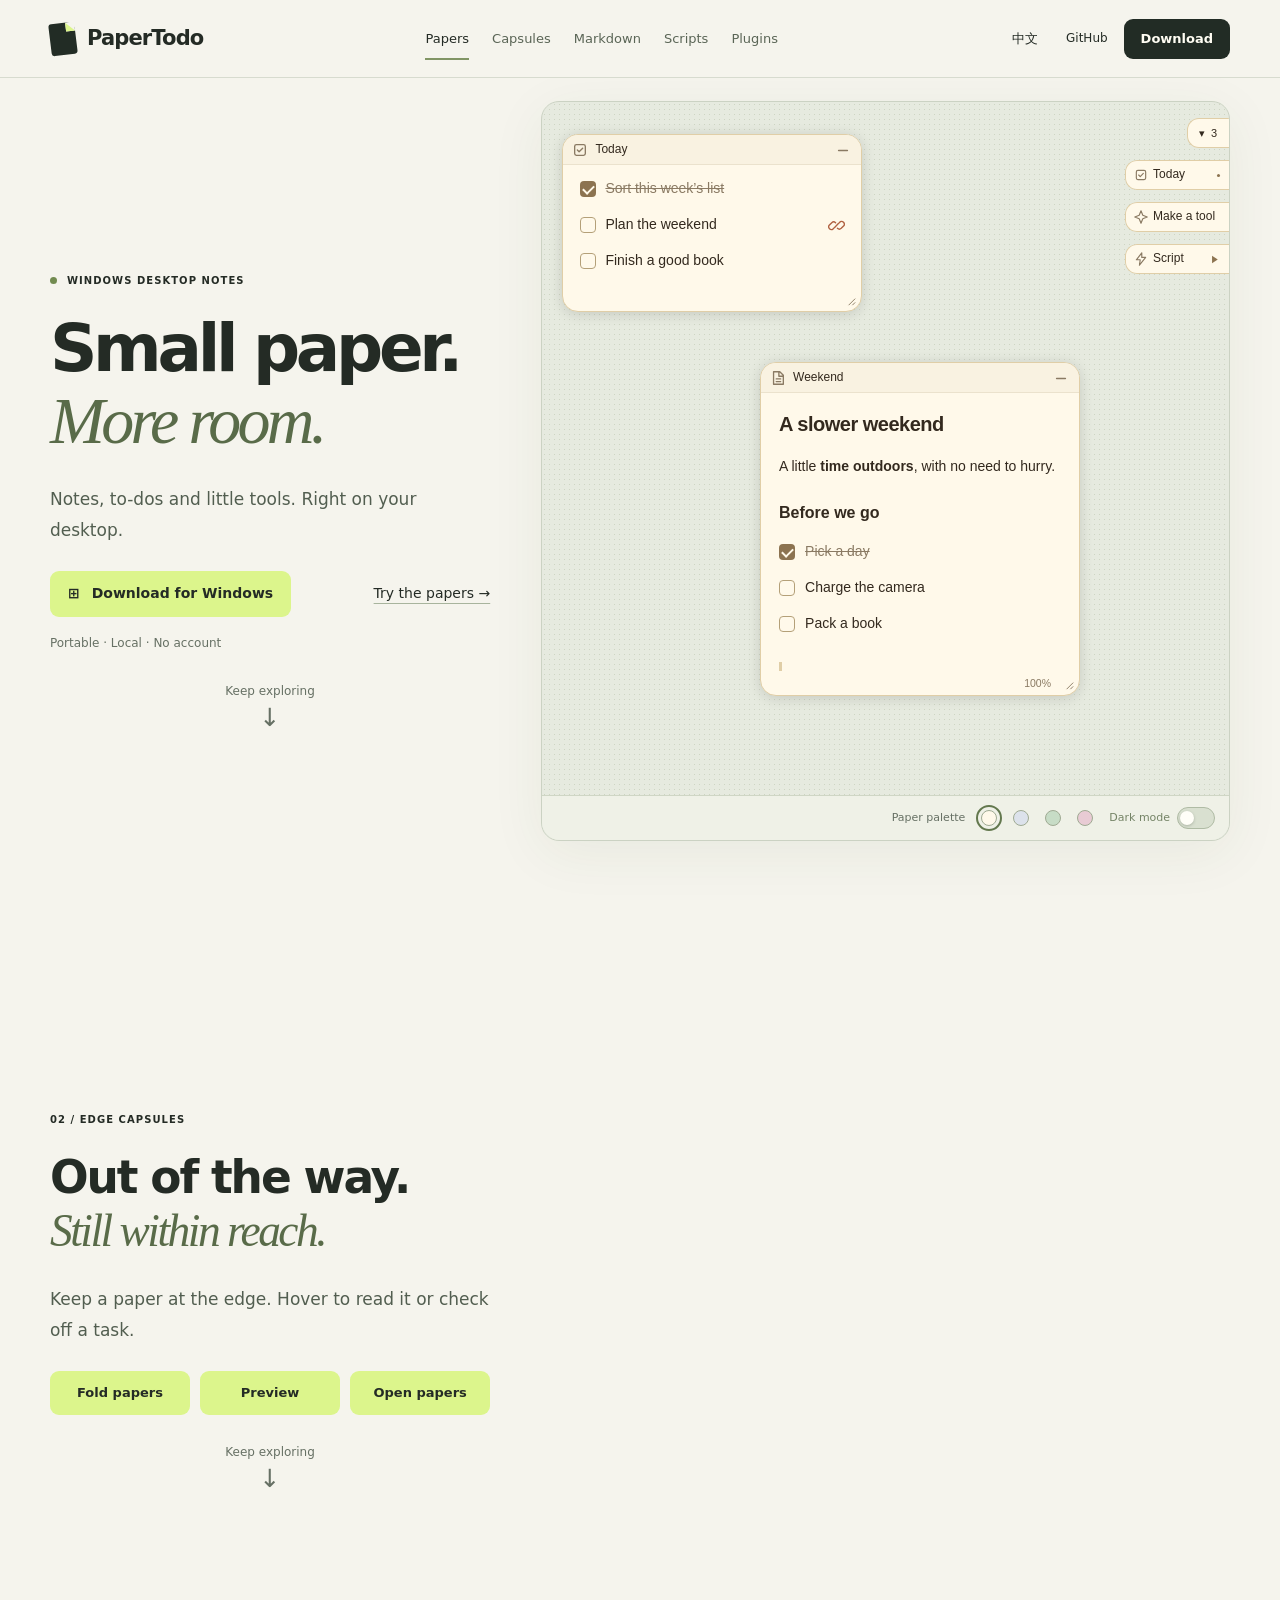
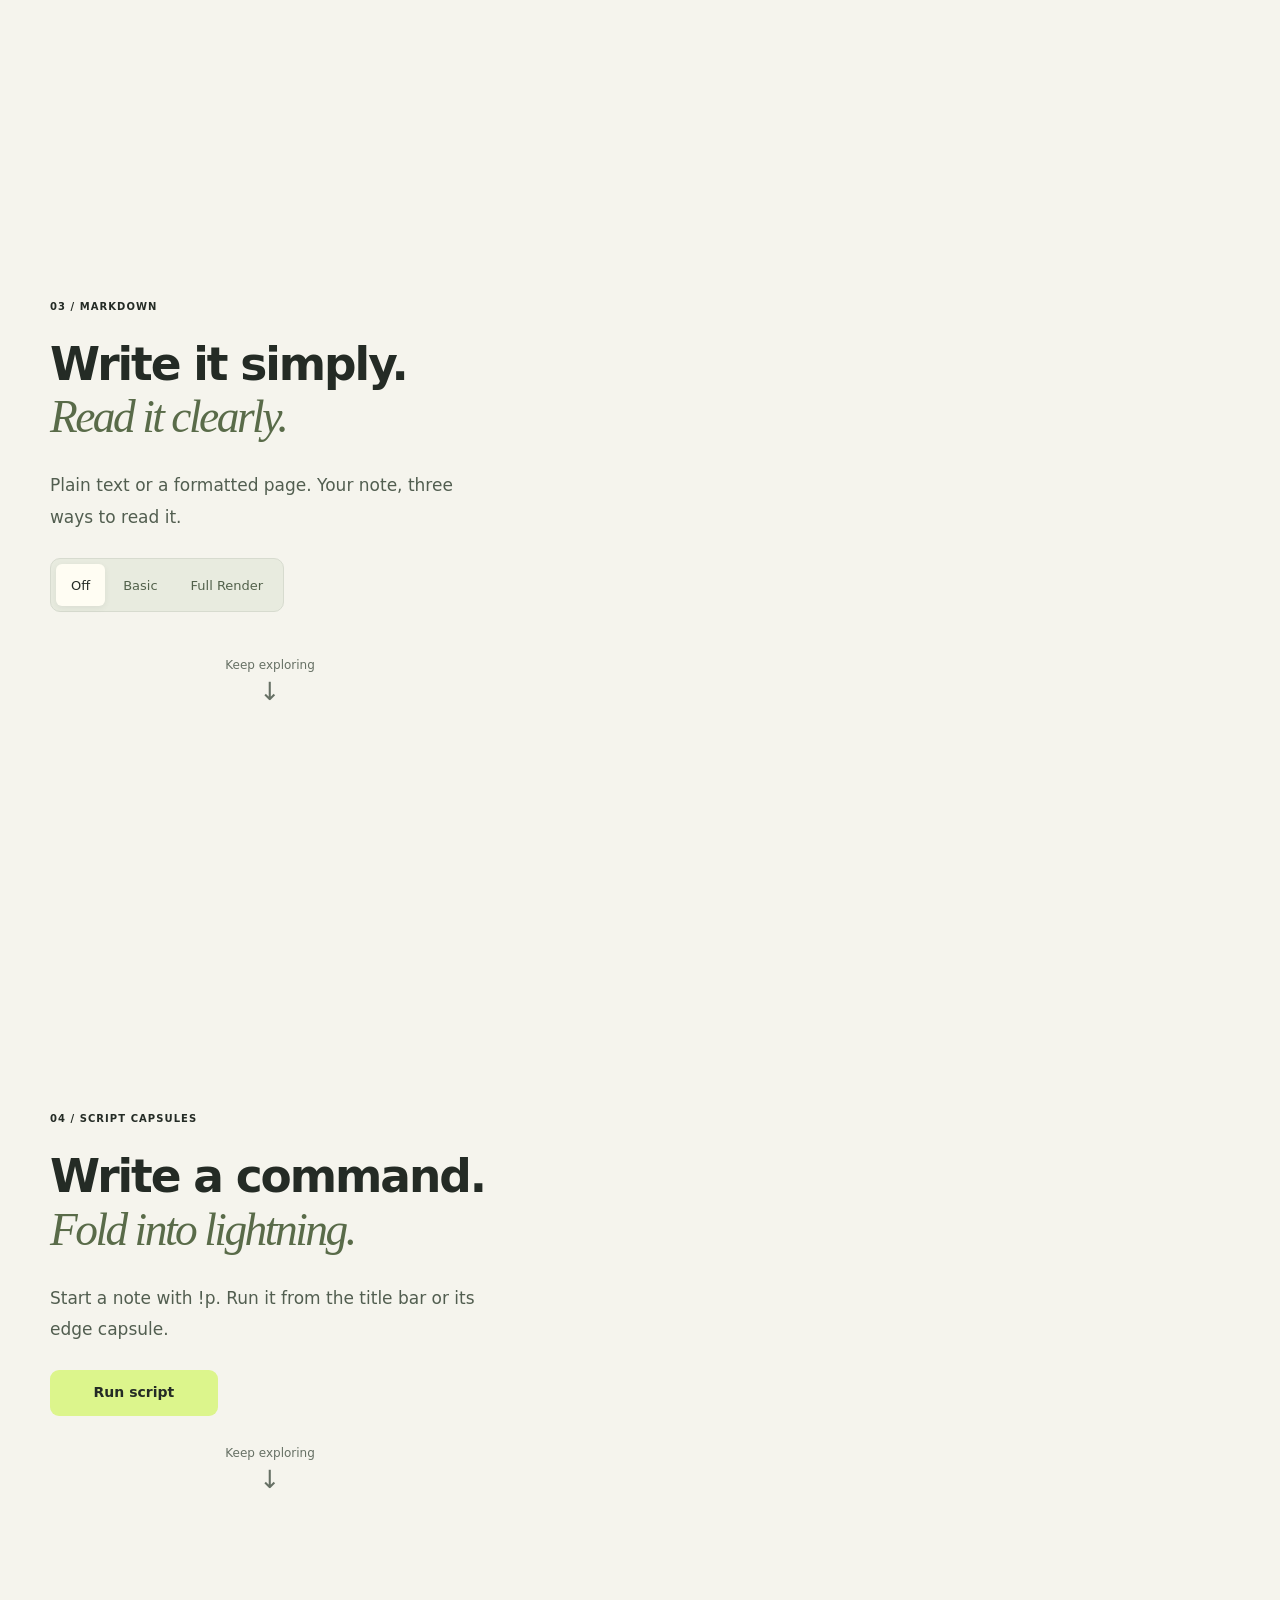
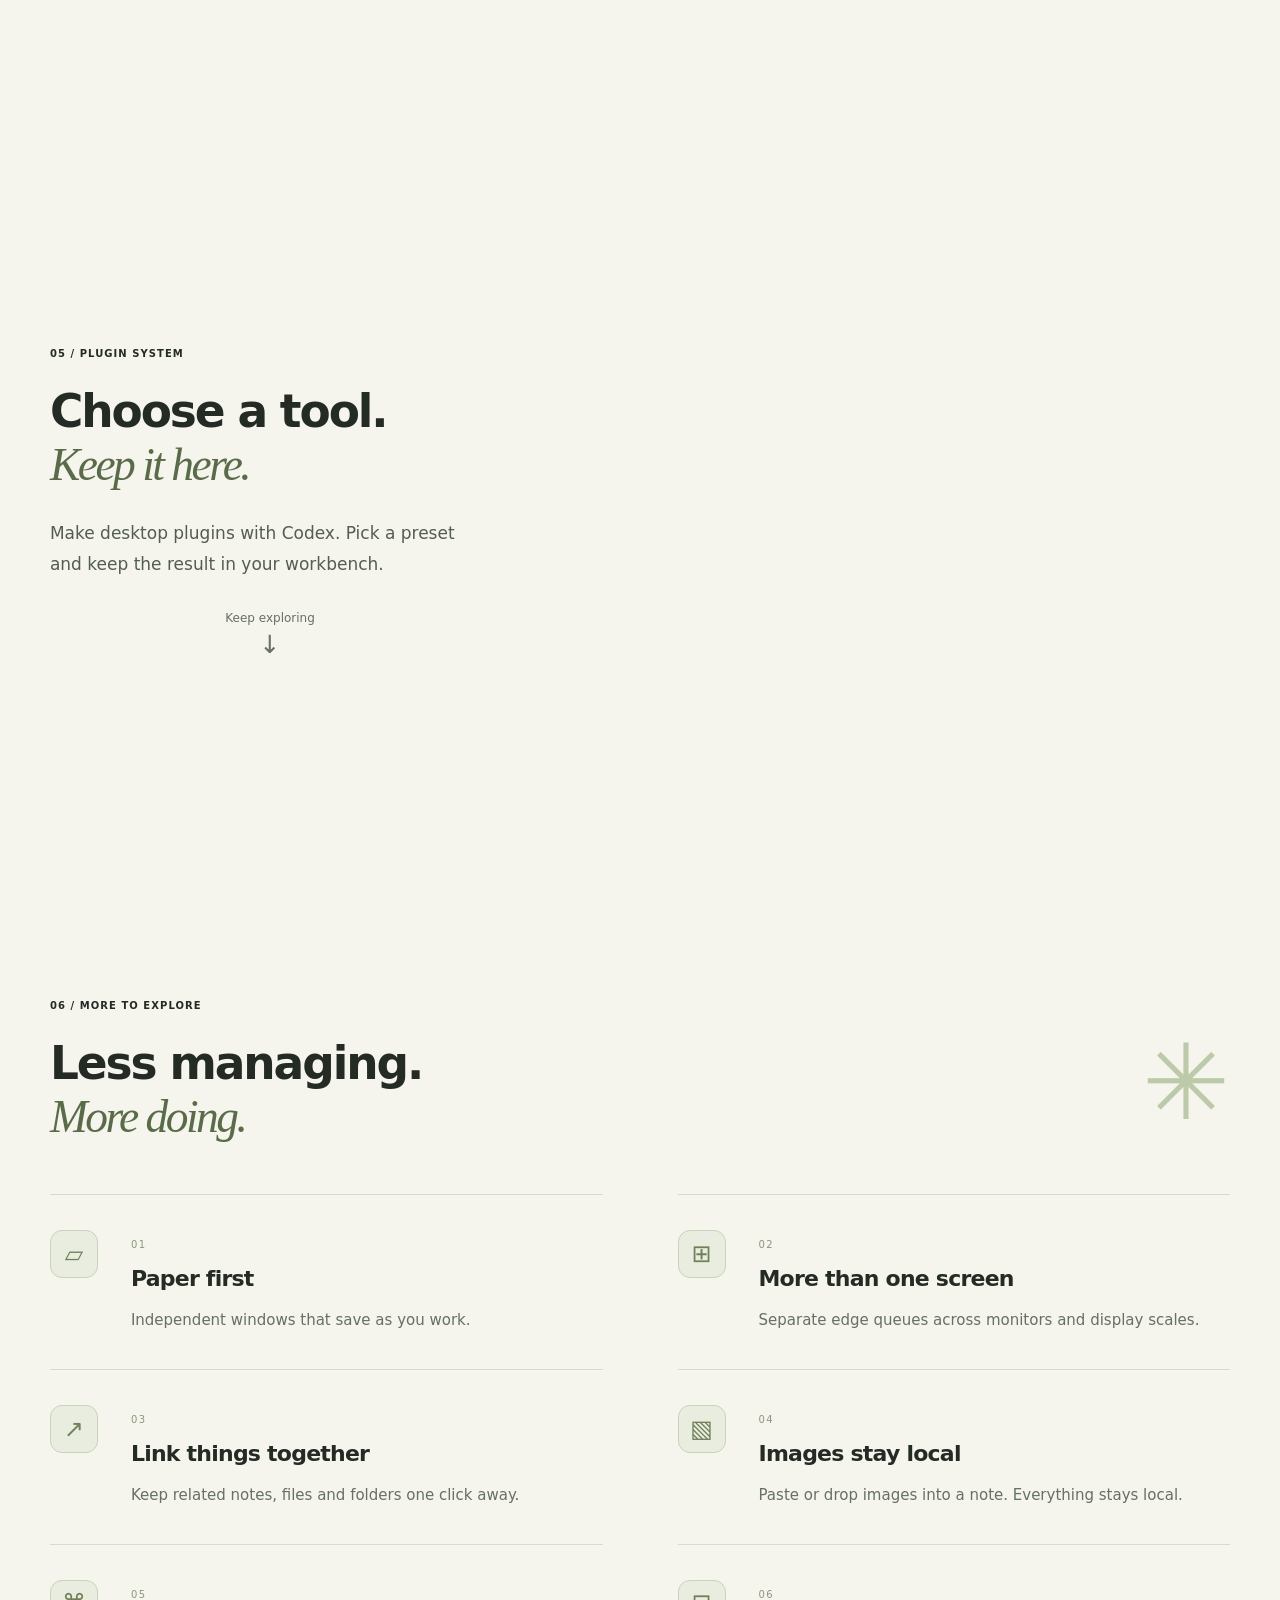
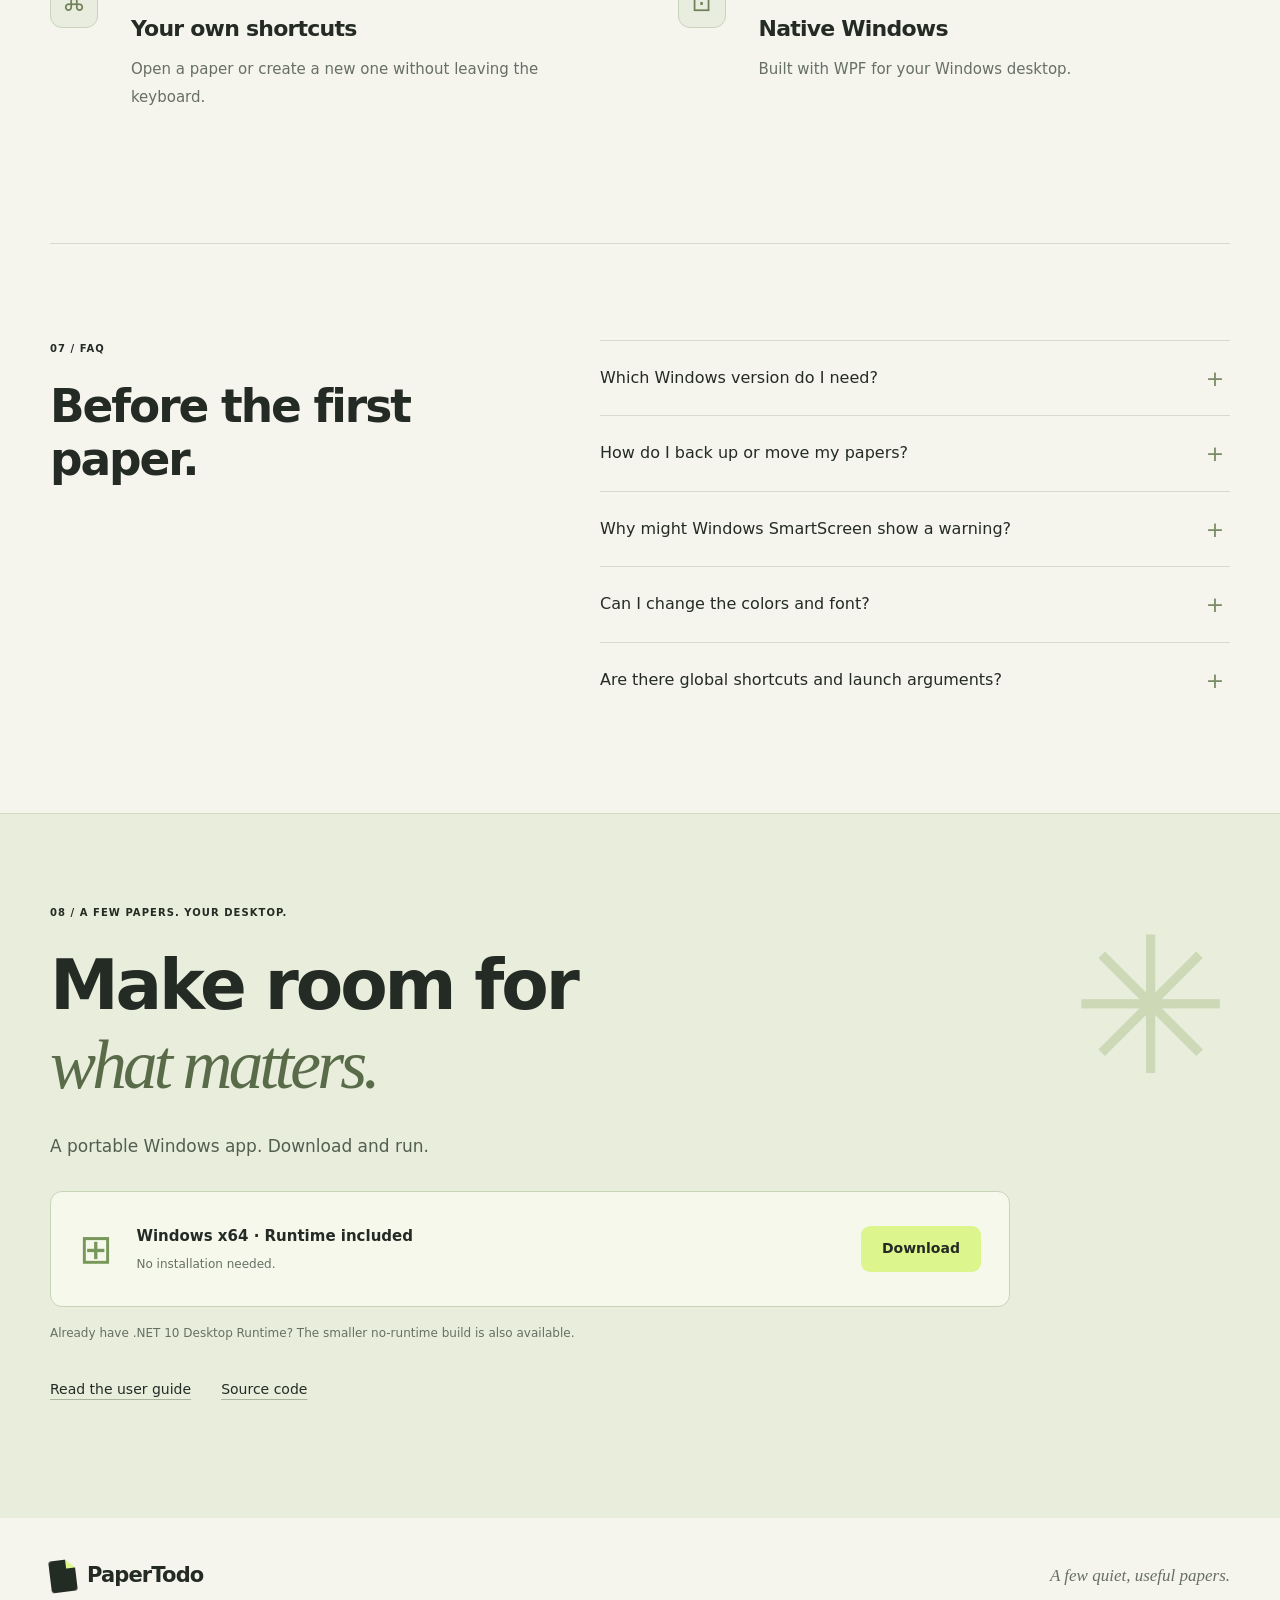
<file: website/index.html>
<!doctype html>
<html lang="en">
<head>
  <meta charset="utf-8">
  <meta name="viewport" content="width=device-width, initial-scale=1">
  <meta name="theme-color" content="#f5f4ed">
  <meta name="description" content="PaperTodo brings notes, to-dos and little tools to your Windows desktop. Try folding papers, interactive capsule previews, Markdown and a local plugin workbench.">
  <meta property="og:title" content="PaperTodo — Small paper. More room.">
  <meta property="og:description" content="Windows notes, to-dos and little tools. A continuous, hands-on paper story.">
  <meta property="og:type" content="website">
  <meta property="og:image" content="assets/share-workbench.jpg">
  <meta property="og:image:alt" content="PaperTodo's paper-colored website with interactive desktop notes and a to-do paper.">
  <meta name="twitter:card" content="summary_large_image">
  <meta name="referrer" content="strict-origin-when-cross-origin">
  <meta http-equiv="Content-Security-Policy" content="default-src 'self'; script-src 'self'; style-src 'self' 'unsafe-inline'; img-src 'self' data:; connect-src 'none'; object-src 'none'; base-uri 'self'; form-action 'none'">
  <title>PaperTodo — Windows notes, to-dos &amp; plugins</title>
  <link rel="icon" type="image/svg+xml" href="assets/mark.svg">
  <link rel="stylesheet" href="assets/playground.css">
  <script type="module" src="assets/playground.mjs"></script>
</head>
<body>
  <a class="skip-link" href="#main" data-t="skip">Skip to content</a>
  <header class="site-header">
    <div class="nav shell">
      <a class="brand" href="#overview"><span class="brand-mark" aria-hidden="true"></span><span>PaperTodo</span></a>
      <button id="menu-toggle" class="quiet menu-toggle" type="button" aria-expanded="false" aria-controls="navigation" data-t="menu">Menu</button>
      <nav id="navigation" aria-label="Main navigation" data-label="navLabel">
        <a href="#overview" data-t="navPapers">Papers</a><a href="#capsules" data-t="navCapsules">Capsules</a><a href="#markdown" data-t="navMarkdown">Markdown</a><a href="#scripts" data-t="navScripts">Scripts</a><a href="#studio" data-t="navStudio">Plugins</a>
      </nav>
      <div class="nav-actions"><button id="language" class="quiet" type="button" aria-label="切换到中文">中文</button><a class="github-link" href="https://github.com/snownico0722/PaperTodo" aria-label="GitHub">GitHub</a><a class="button compact" href="#download" data-t="getApp">Download</a></div>
    </div>
  </header>
  <main id="main">
    <div class="story shell" id="story">
      <nav class="chapter-tabs" aria-label="Demo chapters" data-label="chaptersLabel">
        <a href="#overview" data-chapter-link="overview" data-t="navPapers">Papers</a>
        <a href="#capsules" data-chapter-link="capsules" data-t="navCapsules">Capsules</a>
        <a href="#markdown" data-chapter-link="markdown" data-t="navMarkdown">Markdown</a>
        <a href="#scripts" data-chapter-link="scripts" data-t="navScripts">Scripts</a>
        <a href="#studio" data-chapter-link="studio" data-t="navStudio">Plugins</a>
      </nav>
      <div class="story-copy">
        <section id="overview" class="chapter hero" data-chapter="overview" aria-labelledby="hero-title">
          <div class="chapter-copy">
            <div class="chapter-heading"><span class="chapter-step" aria-hidden="true">01</span><p class="eyebrow"><span class="status-dot" aria-hidden="true"></span><span data-t="eyebrow">WINDOWS DESKTOP NOTES</span></p>
            <h1 id="hero-title"><span data-t="hero1">Small paper.</span><em data-t="hero2">More room.</em></h1></div>
            <p class="lead" data-t="heroLead">Notes, to-dos and little tools. Right on your desktop.</p>
            <div class="actions"><a class="button primary" href="https://github.com/snownico0722/PaperTodo/releases/latest"><span aria-hidden="true">⊞</span><span data-t="downloadWindows">Download for Windows</span></a><button type="button" class="text-link" id="try-demo" data-t="tryDemo">Try the papers →</button></div>
            <p class="small" data-t="heroFoot">Portable · Local · No account</p>
            <a class="scroll-cue" href="#capsules"><span data-t="scrollCue">Keep exploring</span><span aria-hidden="true">↓</span></a>
          </div>
        </section>
        <section id="capsules" class="chapter" data-chapter="capsules" aria-labelledby="capsule-title">
          <div class="chapter-copy">
            <div class="chapter-heading"><span class="chapter-step" aria-hidden="true">02</span><p class="eyebrow" data-t="capsuleEyebrow">02 / EDGE CAPSULES</p>
            <h2 id="capsule-title"><span data-t="capsule1">Out of the way.</span><em data-t="capsule2">Still within reach.</em></h2></div>
            <p class="lead" data-t="capsuleLead">Keep a paper at the edge. Hover to read it or check off a task.</p>
            <div class="actions capsule-actions"><button class="button primary" type="button" data-action="fold-all" data-t="foldBoth">Fold papers</button><button class="button primary" type="button" data-action="preview-todo" data-t="previewTodo">Preview</button><button class="button primary" type="button" data-action="open-all" data-t="openAll">Open papers</button></div>
            <a class="scroll-cue" href="#markdown"><span data-t="scrollCue">Keep exploring</span><span aria-hidden="true">↓</span></a>
          </div>
        </section>
        <section id="markdown" class="chapter" data-chapter="markdown" aria-labelledby="markdown-title">
          <div class="chapter-copy">
            <div class="chapter-heading"><span class="chapter-step" aria-hidden="true">03</span><p class="eyebrow" data-t="mdEyebrow">03 / MARKDOWN</p>
            <h2 id="markdown-title"><span data-t="md1">Write it simply.</span><em data-t="md2">Read it clearly.</em></h2></div>
            <p class="lead" data-t="mdLead">Plain text or a formatted page. Your note, three ways to read it.</p>
            <div class="mode-switch" role="group" aria-label="Markdown"><button type="button" data-mode="off" aria-pressed="false" data-t="off">Off</button><button type="button" data-mode="basic" aria-pressed="true" data-t="basic">Basic</button><button type="button" data-mode="full" aria-pressed="false" data-t="full">Full Render</button></div>
            <a class="scroll-cue" href="#scripts"><span data-t="scrollCue">Keep exploring</span><span aria-hidden="true">↓</span></a>
          </div>
        </section>
        <section id="scripts" class="chapter" data-chapter="scripts" aria-labelledby="script-title">
          <div class="chapter-copy">
            <div class="chapter-heading"><span class="chapter-step" aria-hidden="true">04</span><p class="eyebrow" data-t="scriptEyebrow">04 / SCRIPT CAPSULES</p>
            <h2 id="script-title"><span data-t="script1">Write a command.</span><em data-t="script2">Fold into lightning.</em></h2></div>
            <p class="lead" data-t="scriptLead">Start a note with !p. Fold it into a capsule, then click to run.</p>
            <div class="actions"><button type="button" class="button primary script-cycle" id="script-next" data-script="next" data-t="scriptRun">Run script</button></div>
            <a class="scroll-cue" href="#studio"><span data-t="scrollCue">Keep exploring</span><span aria-hidden="true">↓</span></a>
          </div>
        </section>
        <section id="studio" class="chapter" data-chapter="studio" aria-labelledby="studio-title">
          <div class="chapter-copy">
            <div class="chapter-heading"><span class="chapter-step" aria-hidden="true">05</span><p class="eyebrow" data-t="studioEyebrow">05 / PLUGIN SYSTEM</p>
            <h2 id="studio-title"><span data-t="studio1">Describe it.</span><em data-t="studio2">Keep it here.</em></h2></div>
            <p class="lead" data-t="studioLead">Turn a small need into a desktop tool with Codex.</p>
            <button id="make-again" type="button" class="button primary" data-t="makeAgain" hidden>Make another ↗</button>
            <a class="scroll-cue" href="#features"><span data-t="scrollCue">Keep exploring</span><span aria-hidden="true">↓</span></a>
          </div>
        </section>
      </div>
      <aside class="desktop-stage" aria-label="Shared workbench" data-label="sceneLabel">
        <div class="stage-sticky">
          <div id="desktop-scene" class="scene" data-palette="warm" data-dark="false" data-view="desktop" data-chapter="overview" data-ready="false">
            <div class="scene-canvas" id="workbench-canvas">
              <div class="paper-deck" id="paper-deck">
                <article id="todo-paper" class="paper" data-paper-id="todo" aria-labelledby="todo-title">
                  <header class="paper-header" tabindex="0" data-drag-handle data-label="dragPaper"><span class="paper-type" data-icon="todo" aria-hidden="true"></span><h3 id="todo-title" data-t="today">Today</h3><button type="button" class="icon-button" data-action="fold" data-paper="todo" data-label="fold" aria-label="Fold paper" data-icon="fold"></button></header>
                  <div class="paper-body" id="todo-body"></div><span id="todo-count" class="sr-only" role="status"></span>
                <div class="paper-resize-edge edge-e" data-resize="e" aria-hidden="true"></div><div class="paper-resize-edge edge-s" data-resize="s" aria-hidden="true"></div><button class="paper-resize" type="button" data-resize="se" data-label="resizePaper" aria-label="Resize paper · arrow keys adjust"><svg viewBox="0 0 16 16" aria-hidden="true"><path d="m6 13 7-7m-3 7 3-3"/></svg></button></article>
                <article id="note-paper" class="paper" data-paper-id="note" aria-labelledby="note-title">
                  <header class="paper-header" tabindex="0" data-drag-handle data-label="dragPaper"><span class="paper-type" data-icon="note" aria-hidden="true"></span><h3 id="note-title" data-t="noteTitle">Weekend</h3><button type="button" class="icon-button" data-action="fold" data-paper="note" data-label="fold" aria-label="Fold paper" data-icon="fold"></button></header>
                  <div class="paper-body" id="note-body" tabindex="0" data-label="noteContent" aria-label="Note content"></div><div class="paper-footer"><span id="note-mode" class="sr-only">Full Render</span><span>100%</span></div>
                <div class="paper-resize-edge edge-e" data-resize="e" aria-hidden="true"></div><div class="paper-resize-edge edge-s" data-resize="s" aria-hidden="true"></div><button class="paper-resize" type="button" data-resize="se" data-label="resizePaper" aria-label="Resize paper · arrow keys adjust"><svg viewBox="0 0 16 16" aria-hidden="true"><path d="m6 13 7-7m-3 7 3-3"/></svg></button></article>
                <article id="plugin-paper" class="paper" data-paper-id="plugin" aria-labelledby="tool-title" hidden>
                  <header class="paper-header" tabindex="0" data-drag-handle data-label="dragPaper"><span class="paper-type" data-icon="tool" aria-hidden="true"></span><h3 id="tool-title"></h3><button type="button" class="icon-button" data-action="fold" data-paper="plugin" data-label="fold" aria-label="Fold paper" data-icon="fold"></button></header>
                  <div class="paper-body" id="plugin-home"></div>
                <div class="paper-resize-edge edge-e" data-resize="e" aria-hidden="true"></div><div class="paper-resize-edge edge-s" data-resize="s" aria-hidden="true"></div><button class="paper-resize" type="button" data-resize="se" data-label="resizePaper" aria-label="Resize paper · arrow keys adjust"><svg viewBox="0 0 16 16" aria-hidden="true"><path d="m6 13 7-7m-3 7 3-3"/></svg></button></article>
              </div>
              <div id="script-surface" class="script-surface" hidden>
                <article id="script-editor" data-move-id="script" class="paper script-paper" aria-labelledby="script-name">
                  <header class="paper-header" tabindex="0" data-drag-handle data-label="dragPaper"><span class="paper-type" data-icon="note" aria-hidden="true"></span><h3 id="script-name" data-t="scriptTitle">A small hello</h3><button type="button" class="icon-button" data-script="run" data-label="scriptRun" aria-label="Run the demo" data-icon="play"></button><button type="button" class="icon-button" data-script="fold" data-label="scriptFold" aria-label="Fold into a capsule" data-icon="fold"></button></header>
                  <div class="script-body"><div class="code-label"><span>PowerShell</span><span>01—03</span></div><pre><code><span class="code-accent">!p</span>
$message = "Hello, PaperTodo."
Write-Output $message</code></pre></div>
                <div class="paper-resize-edge edge-e" data-resize="e" aria-hidden="true"></div><div class="paper-resize-edge edge-s" data-resize="s" aria-hidden="true"></div><button class="paper-resize" type="button" data-resize="se" data-label="resizePaper" aria-label="Resize paper · arrow keys adjust"><svg viewBox="0 0 16 16" aria-hidden="true"><path d="m6 13 7-7m-3 7 3-3"/></svg></button></article>
                <div id="script-result" class="terminal" hidden><div class="terminal-bar"><span>&gt;_</span><span data-t="scriptResult">powershell</span><span aria-hidden="true">●</span></div><pre><span id="script-output" role="status" aria-live="polite">Hello, PaperTodo.</span><span class="terminal-caret" aria-hidden="true">▍</span></pre><div class="terminal-actions"><button type="button" data-script="close" data-t="scriptClose">Close</button><button type="button" data-script="back" data-t="scriptBack">Back to the paper</button></div></div>
              </div>
              <section id="maker" class="maker" aria-label="Make a tool in this workbench" data-label="makerLabel" hidden>
                <div class="maker-heading"><span class="maker-symbol" aria-hidden="true">&gt;_</span><div><h3 data-t="promptLabel">Make a little tool</h3></div><button id="maker-back" class="quiet" type="button" data-t="backDesktop">Back</button></div>
                <p id="demo-disclosure" class="demo-disclosure" data-t="disclosure">Local preset demo · no live Codex call.</p>
                <form id="build-form"><div class="recipes" role="group" data-label="recipesLabel" aria-label="Choose a tool"><button type="button" data-recipe="focus" aria-pressed="true" data-t="focusName">Focus timer</button><button type="button" data-recipe="habits" aria-pressed="false" data-t="habitsName">Habit tracker</button><button type="button" data-recipe="converter" aria-pressed="false" data-t="converterName">Unit converter</button></div><p id="recipe-description" class="recipe-description" aria-live="polite"></p><div class="maker-input-actions"><button id="build" type="submit" class="button primary" data-t="build">Make it ↗</button></div><p id="prompt-error" role="alert"></p></form>
                <div id="pipeline" class="pipeline" aria-busy="false"><div class="pipeline-head"><span id="build-status" role="status"></span><button id="cancel-build" type="button" class="quiet" hidden data-t="cancel">Cancel</button></div><progress id="build-progress" max="3" value="0" data-label="assemblyProgress" aria-label="Demo assembly progress"></progress><ol id="build-steps"><li data-t="step1">Match</li><li data-t="step2">Build</li><li data-t="step3">Ready</li></ol></div>
              </section>
              <div id="capsule-rail" class="capsule-rail" aria-label="Paper queue" data-label="queue" hidden><button id="queue-toggle" class="queue-toggle" type="button" aria-expanded="true" aria-controls="capsule-items" data-label="queueToggle" aria-label="Show or hide sidebar"><span id="queue-glyph" aria-hidden="true">▾</span><span id="queue-count">3</span></button><div id="capsule-items"></div></div>
              <aside id="preview-card" class="preview-card" role="region" data-label="previewLabel" aria-label="Capsule preview" hidden><header class="preview-head"><button id="preview-open" class="preview-title-button" type="button" data-label="open"><strong id="preview-title"></strong></button><span id="preview-count"></span><button id="preview-script-run" type="button" class="icon-button" data-script="run" data-label="scriptRun" aria-label="Run the demo" data-icon="play" hidden></button></header><div id="preview-body" class="preview-body"></div><button id="preview-close" type="button" class="preview-retract" data-label="closePreview" aria-label="Retract preview"><svg viewBox="0 0 18 18" aria-hidden="true"><path d="m7 5 4 4-4 4"/></svg></button></aside>
            </div>
            <div class="scene-bottom">
              <div class="appearance" role="group" data-label="paletteLabel" aria-label="Paper palette">
                <span class="small" data-t="paletteLabel">Paper palette</span>
                <div class="swatches">
                  <button type="button" data-palette-choice="warm" data-label="warm" aria-label="Warm Paper" aria-pressed="true"><i style="--swatch:#fff9ea"></i></button>
                  <button type="button" data-palette-choice="ink" data-label="ink" aria-label="Ink" aria-pressed="false"><i style="--swatch:#dce2eb"></i></button>
                  <button type="button" data-palette-choice="forest" data-label="forest" aria-label="Forest" aria-pressed="false"><i style="--swatch:#c7dcc6"></i></button>
                  <button type="button" data-palette-choice="rose" data-label="rose" aria-label="Rosy" aria-pressed="false"><i style="--swatch:#e8cbd4"></i></button>
                </div>
                <label class="theme-switch"><span data-t="darkMode">Dark mode</span><input id="dark-toggle" type="range" min="0" max="1" step="1" value="0" data-label="darkMode" aria-label="Dark mode" aria-valuetext="Light"></label>
              </div>
            </div>
          </div>
          <div class="mobile-chapter-controls"><button type="button" class="quiet" id="previous-chapter" data-t="previousChapter">← Previous</button><button type="button" class="quiet" id="next-chapter" data-t="nextChapter">Next chapter →</button></div>
        </div>
      </aside>
    </div>
    <section id="features" class="section shell" aria-labelledby="features-title"><div class="section-heading"><div><p class="eyebrow" data-t="featuresEyebrow">06 / MORE TO EXPLORE</p><h2 id="features-title"><span data-t="features1">Less managing.</span><em data-t="features2">More doing.</em></h2></div><span class="section-decoration" aria-hidden="true">✳</span></div><div class="feature-grid">
      <article><span class="feature-symbol" aria-hidden="true">▱</span><div><span class="feature-number">01</span><h3 data-t="feature1Title">Paper first</h3><p data-t="feature1Text">Independent windows that save as you work.</p></div></article>
      <article><span class="feature-symbol" aria-hidden="true">⊞</span><div><span class="feature-number">02</span><h3 data-t="feature2Title">More than one screen</h3><p data-t="feature2Text">Separate edge queues across monitors and display scales.</p></div></article>
      <article><span class="feature-symbol" aria-hidden="true">↗</span><div><span class="feature-number">03</span><h3 data-t="feature3Title">Link things together</h3><p data-t="feature3Text">Keep related notes, files and folders one click away.</p></div></article>
      <article><span class="feature-symbol" aria-hidden="true">▧</span><div><span class="feature-number">04</span><h3 data-t="feature4Title">Images stay local</h3><p data-t="feature4Text">Paste or drop images into a note. Everything stays local.</p></div></article>
      <article><span class="feature-symbol" aria-hidden="true">⌘</span><div><span class="feature-number">05</span><h3 data-t="feature5Title">Your own shortcuts</h3><p data-t="feature5Text">Open a paper or create a new one without leaving the keyboard.</p></div></article>
      <article><span class="feature-symbol" aria-hidden="true">⊡</span><div><span class="feature-number">06</span><h3 data-t="feature6Title">Native Windows</h3><p data-t="feature6Text">Built with WPF for your Windows desktop.</p></div></article>
    </div></section>
    <section id="faq" class="section shell faq-section" aria-labelledby="faq-title"><div><p class="eyebrow" data-t="faqEyebrow">07 / FAQ</p><h2 id="faq-title" data-t="faqTitle">Before the first paper.</h2></div><div class="faq-list">
      <details><summary data-t="q1">Which Windows version do I need?</summary><p data-t="a1">Windows 10 / 11 x64. A separate best-effort build is available for Windows 7 SP1 x64; check the release notes.</p></details><details><summary data-t="q2">How do I back up or move my papers?</summary><p data-t="a2">Close PaperTodo and copy the entire app folder, including notes, images and plugin data.</p></details><details><summary data-t="q3">Why might Windows SmartScreen show a warning?</summary><p data-t="a3">Windows may flag unfamiliar or unsigned apps. Download from the official GitHub Releases and check the source before running.</p></details><details><summary data-t="q4">Can I change the colors and font?</summary><p data-t="a4">Four palettes, light and dark themes, and system or custom fonts.</p></details><details><summary data-t="q5">Are there global shortcuts and launch arguments?</summary><p data-t="a5">Yes. Set global shortcuts in the app, or use launch arguments for common actions. See the user guide for details.</p></details>
    </div></section>
    <section id="download" class="closing" aria-labelledby="download-title"><div class="shell"><span class="closing-star" aria-hidden="true">✳</span><p class="eyebrow" data-t="downloadEyebrow">08 / A FEW PAPERS. YOUR DESKTOP.</p><h2 id="download-title"><span data-t="download1">Make room for</span><em data-t="download2">what matters.</em></h2><p class="lead" data-t="downloadLead">A portable Windows app. Download and run.</p><div class="download-package"><span class="windows-mark" aria-hidden="true">⊞</span><div><strong data-t="recommended">Windows x64 · Runtime included</strong><p data-t="recommendedText">No installation needed.</p></div><a class="button primary" href="https://github.com/snownico0722/PaperTodo/releases/latest" data-t="latestRelease">Download</a></div><p class="small download-alt" data-t="smaller">Already have .NET 10 Desktop Runtime? The smaller no-runtime build is also available.</p><div class="actions"><a class="text-link guide-link" href="https://github.com/snownico0722/PaperTodo/blob/main/doc/USER_GUIDE.en.md" data-t="userGuide">Read the user guide</a><a class="text-link" href="https://github.com/snownico0722/PaperTodo" data-t="sourceCode">Source code</a></div></div></section>
  </main>
  <footer class="shell"><div class="footer-top"><a class="brand" href="#overview"><span class="brand-mark" aria-hidden="true"></span>PaperTodo</a><p data-t="footerNote">A few quiet, useful papers.</p></div></footer>
  <div id="toast" role="status" aria-live="polite" hidden></div>
  <noscript><div class="noscript">This interactive demo needs JavaScript. The product guide below remains readable. <a href="https://github.com/snownico0722/PaperTodo/releases/latest">Download PaperTodo</a>.</div></noscript>
</body>
</html>
</file>
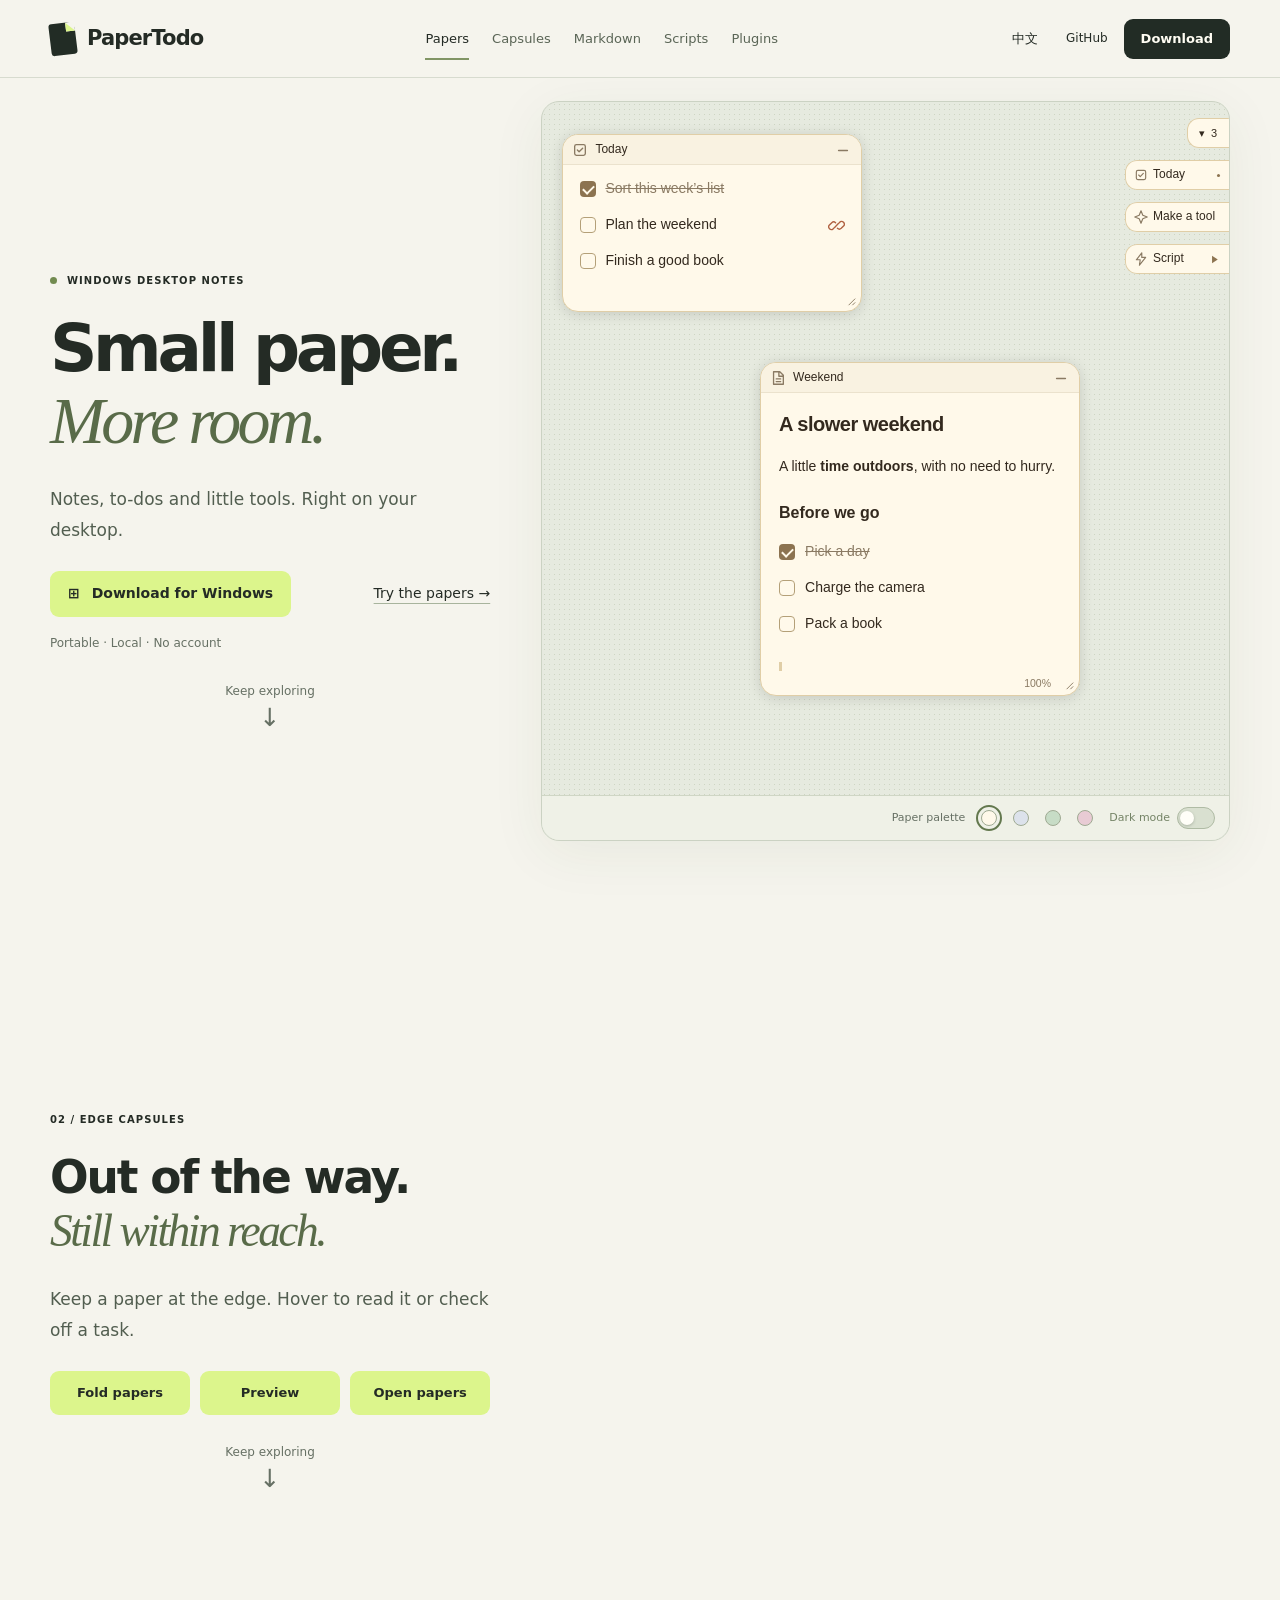
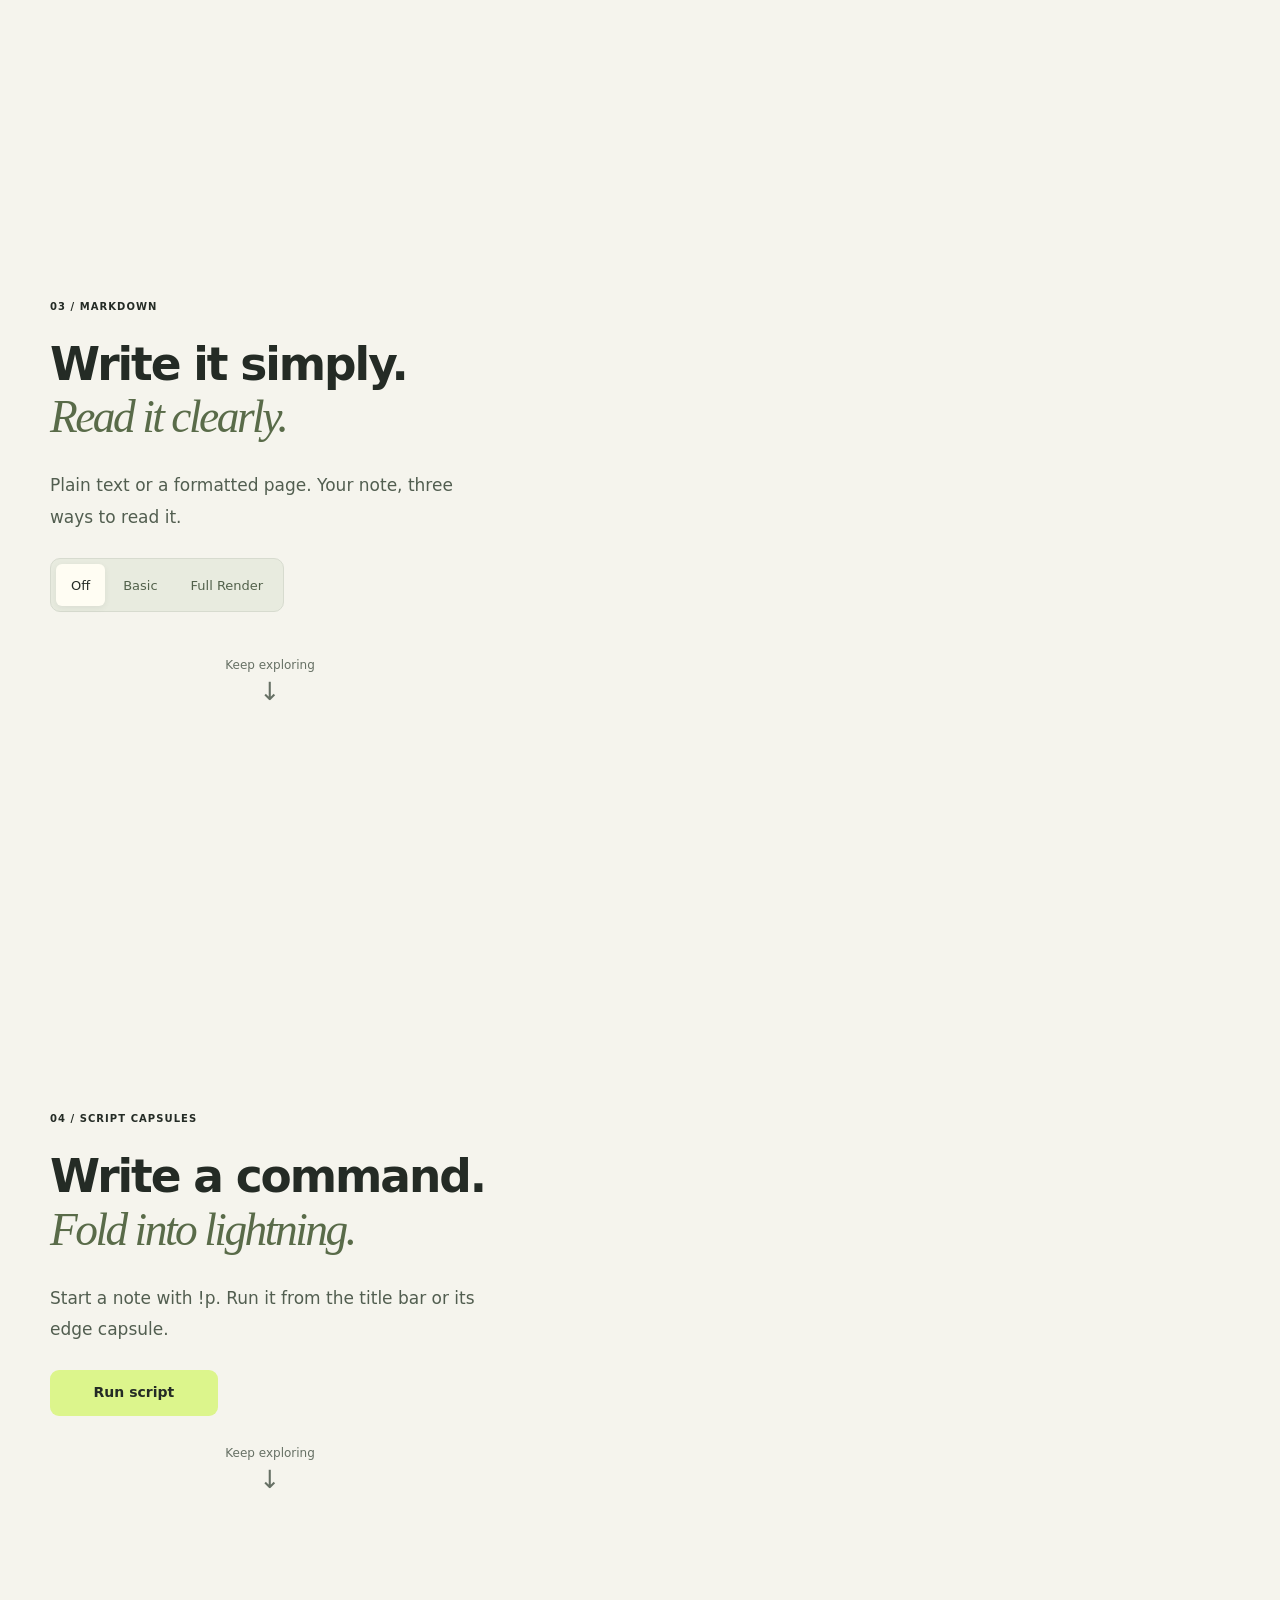
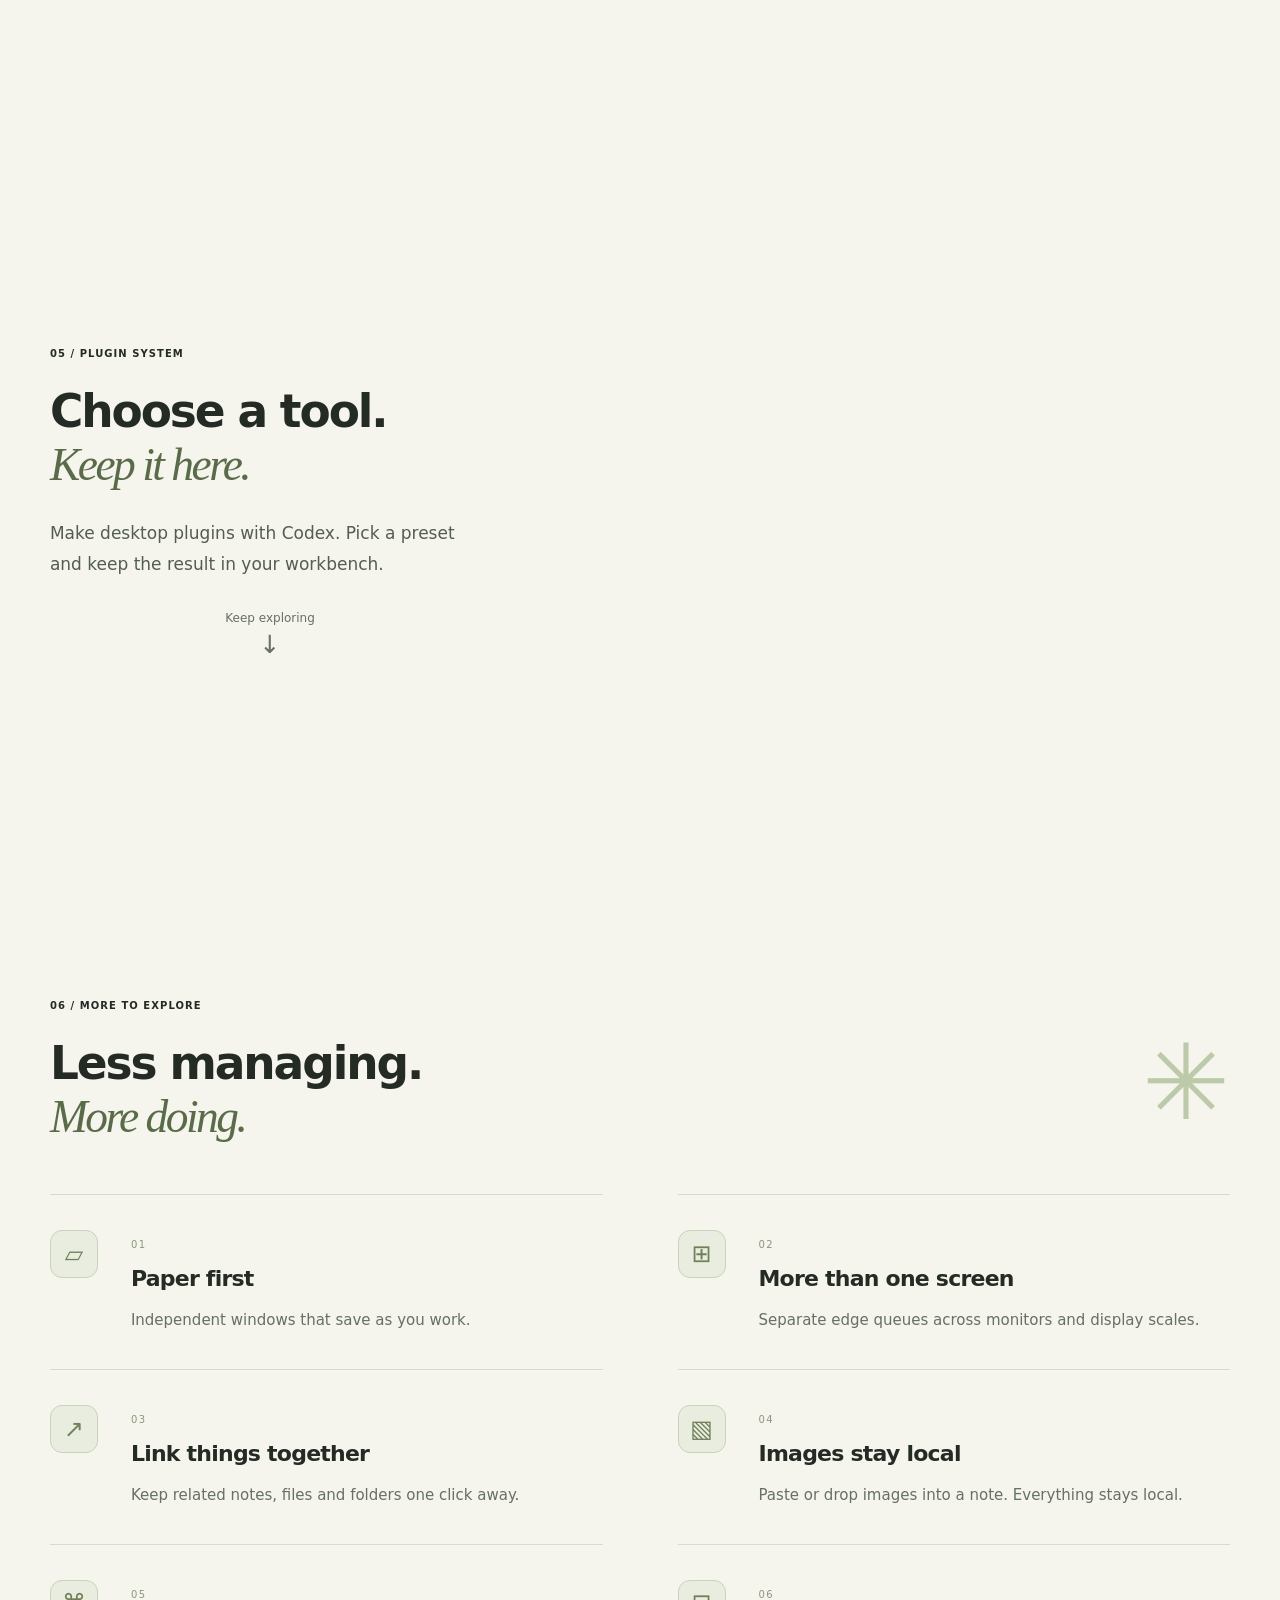
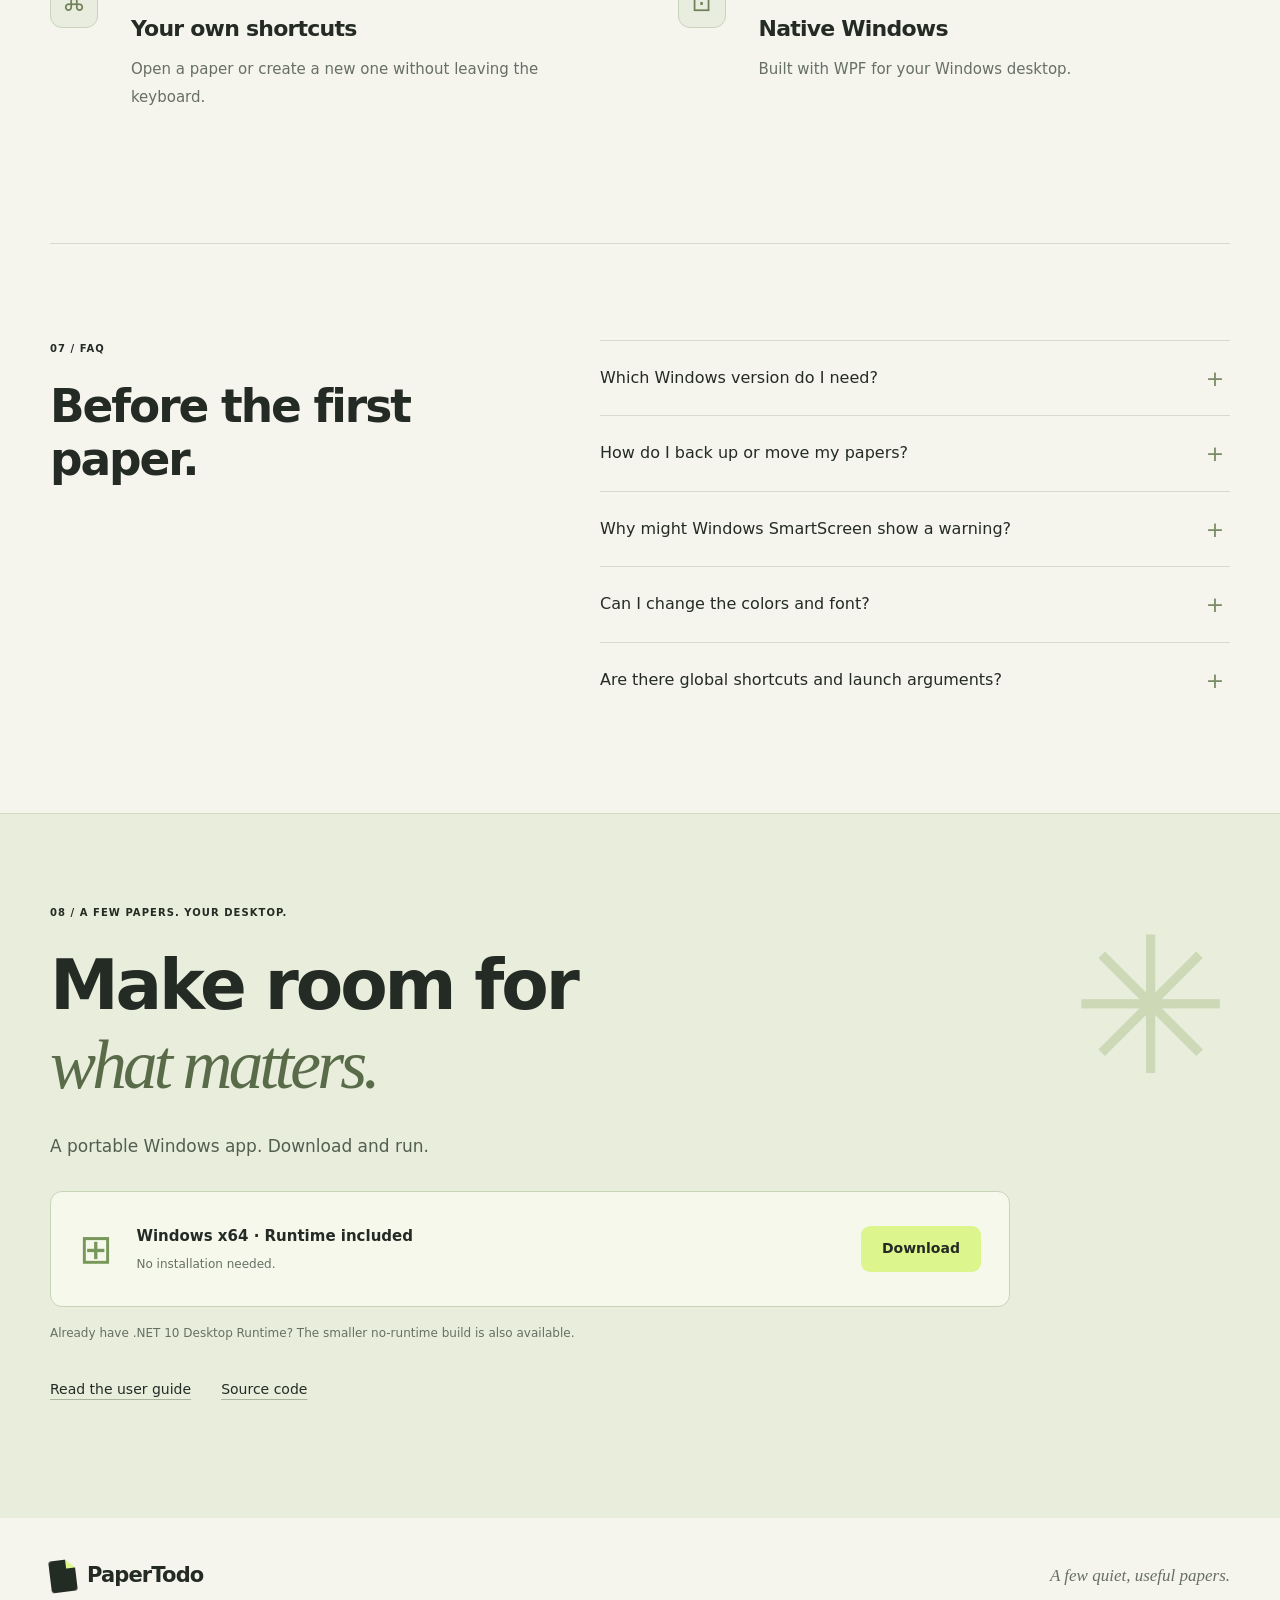
<file: preview.html>
<!doctype html>
<html lang="en">
<head>
  <meta charset="utf-8">
  <meta name="viewport" content="width=device-width, initial-scale=1">
  <meta name="theme-color" content="#f5f4ed">
  <meta name="description" content="PaperTodo brings notes, to-dos and little tools to your Windows desktop. Try folding papers, interactive capsule previews, Markdown and a local plugin workbench.">
  <meta property="og:title" content="PaperTodo — Small paper. More room.">
  <meta property="og:description" content="Windows notes, to-dos and little tools. A continuous, hands-on paper story.">
  <meta property="og:type" content="website">
  <meta property="og:image" content="[data-uri]">
  <meta property="og:image:alt" content="PaperTodo's paper-colored website with interactive desktop notes and a to-do paper.">
  <meta name="twitter:card" content="summary_large_image">
  <meta name="referrer" content="strict-origin-when-cross-origin">
  <meta http-equiv="Content-Security-Policy" content="default-src 'none'; script-src 'unsafe-inline'; style-src 'unsafe-inline'; img-src data:; connect-src 'none'; object-src 'none'; base-uri 'none'; form-action 'none'">
  <title>PaperTodo — Windows notes, to-dos &amp; plugins</title>
  <link rel="icon" type="image/svg+xml" href="[data-uri]">
  <style>
:root {
  --bg:#f5f4ed; --paper:#fffdf3; --ink:#242b25; --muted:#667064; --line:#d7dbcf;
  --sage:#e4e9dd; --lime:#dcf58c; --deep:#222c25; --nav:76px; --radius:18px;
  --sans:"Segoe UI","Noto Sans CJK SC",system-ui,sans-serif;
  --serif:"Iowan Old Style",Georgia,"Noto Serif CJK SC",serif;
  font:16px/1.65 var(--sans); color:var(--ink); background:var(--bg); font-synthesis:none;
  scroll-padding-top:calc(var(--nav) + 24px); scroll-behavior:smooth;
}
* {box-sizing:border-box} body {margin:0} button,input,textarea,select {font:inherit;color:inherit}
button {cursor:pointer;border:0;background:none} a {color:inherit;text-decoration:none}
button,a,input,textarea,summary {touch-action:manipulation} [hidden] {display:none!important}
p {margin:0 0 1.2em} h1,h2,h3 {margin:0;font-weight:550} img,svg {max-width:100%}
button:disabled {opacity:.45;cursor:not-allowed} :focus-visible {outline:3px solid #608040;outline-offset:4px}
::selection {background:var(--lime);color:var(--ink)} .sr-only {position:absolute;width:1px;height:1px;overflow:hidden;clip-path:inset(50%);white-space:nowrap}
.shell {width:calc(100% - clamp(32px,7.8vw,120px));max-width:1460px;margin-inline:auto}
.small {font-size:12px;line-height:1.75;color:var(--muted)} .eyebrow {display:flex;align-items:center;gap:10px;font-size:10px;font-weight:650;letter-spacing:.105em;line-height:1.7;margin-bottom:24px}
.status-dot {display:inline-block;flex:0 0 7px;width:7px;height:7px;border-radius:50%;background:#728b50}
.lead {font-size:17px;line-height:1.85;color:#525e50;max-width:510px}
h1 {font-size:clamp(50px,5.15vw,80px);letter-spacing:-.065em;line-height:1.08;margin-bottom:28px}
h2 {font-size:clamp(36px,3.55vw,55px);letter-spacing:-.045em;line-height:1.16;margin-bottom:26px}
h1 span,h1 em,h2 span,h2 em {display:block} h1 em,h2 em {font-family:var(--serif);font-weight:400;letter-spacing:-.055em;color:#596b49}
h3 {font-size:22px;line-height:1.4;letter-spacing:-.035em}
.actions {display:flex;align-items:center;gap:18px;flex-wrap:wrap;margin:24px 0 16px}
.button {display:inline-flex;align-items:center;justify-content:center;gap:12px;min-height:46px;border:1px solid transparent;border-radius:9px;background:var(--deep);color:var(--paper);padding:12px 20px;font-size:14px;line-height:1.4;font-weight:550;transition:background .18s}
.button:hover {background:#394936}.button.primary {background:var(--lime);color:var(--ink)}.button.primary:hover {background:#cee681}.button.compact {font-size:13px;min-height:40px;padding:10px 16px}
.text-link {display:inline-flex;align-items:center;font-size:14px;min-height:44px;padding:0;text-decoration:underline;text-underline-offset:5px;text-decoration-color:#a8b49d}.text-link:hover {text-decoration-color:currentColor}
.quiet {font-size:13px;min-height:44px;padding:8px 12px;border-radius:7px}.quiet:hover {background:var(--sage)}
.skip-link {position:fixed;top:-80px;left:16px;z-index:1000;background:var(--deep);color:white;padding:12px 24px}.skip-link:focus {top:12px}
.site-header {position:sticky;top:0;z-index:50;background:rgba(245,244,237,.97);border-bottom:1px solid var(--line);backdrop-filter:blur(12px)}
.nav {height:var(--nav);display:flex;align-items:center;justify-content:space-between;gap:20px}.brand {display:inline-flex;align-items:center;gap:11px;font-size:21px;font-weight:650;letter-spacing:-.04em;flex-shrink:0;line-height:1.2}
.brand small {display:block;font-size:7px;letter-spacing:.13em;color:var(--muted);font-weight:500;margin-top:5px}
.brand-mark {width:26px;height:32px;background:var(--deep);border-radius:3px 8px 3px 3px;transform:rotate(-7deg);position:relative;display:inline-block}
.brand-mark:after {content:"";position:absolute;right:0;top:0;border-left:9px solid var(--lime);border-top:9px solid var(--bg)}
#navigation {display:flex;gap:23px;align-items:center}#navigation a {position:relative;display:flex;align-items:center;min-height:44px;font-size:13px;color:#5a6556}
#navigation a[aria-current=true] {color:var(--ink)}#navigation a[aria-current=true]:after {content:"";position:absolute;bottom:1px;left:0;right:0;height:2px;background:#819565}
.nav-actions {display:flex;align-items:center;gap:16px}.github-link {font-size:12px;white-space:nowrap}.menu-toggle {display:none}
/* Both columns extend through all five chapters. No viewport-height rule removes the stage. */
.story {overflow-anchor:none;display:grid;grid-template-columns:minmax(0,.39fr) minmax(0,.61fr);gap:clamp(30px,4vw,64px);padding-top:24px}
.story-copy,.desktop-stage {min-width:0}.chapter {min-height:calc(100svh - var(--nav));display:flex;align-items:center;padding:56px 0;scroll-margin-top:calc(var(--nav) + 20px)}
.chapter-copy {width:100%;max-width:500px;margin-inline:auto}.hero .lead {max-width:450px}.hero .actions {gap:15px}.hero .button {padding-inline:17px}
.hero #try-demo {margin-left:auto;white-space:nowrap}
.actions.capsule-actions {display:grid;grid-template-columns:repeat(3,minmax(0,1fr));gap:10px;align-items:stretch}
.capsule-actions .button {min-width:0;min-height:44px;padding:10px 6px;font-size:13px;white-space:nowrap}
.scroll-cue {display:flex;flex-direction:column;align-items:center;justify-content:center;gap:3px;width:max-content;min-width:80px;margin:28px auto 0;text-align:center;color:var(--muted);font-size:12px;line-height:1.65}.scroll-cue>span:last-child {font-size:25px;line-height:1}.scroll-cue:hover {color:var(--ink)}
.script-cycle {min-width:168px}
.chapter-step {display:none}
.appearance {display:flex;align-items:center;gap:10px;flex-wrap:wrap;margin-top:24px}.appearance>.small {margin:0}.swatches {display:flex;gap:0}.swatches button {width:32px;height:40px;display:grid;place-items:center;padding:4px}
.swatches i {display:block;width:16px;height:16px;border:1px solid #9faa93;border-radius:50%;background:var(--swatch)}.swatches [aria-pressed=true] i {outline:2px solid #63784e;outline-offset:3px}
.mode-switch {display:inline-flex;gap:3px;flex-wrap:wrap;padding:5px;border-radius:10px;border:1px solid var(--line);background:#e8ebdf;margin:5px 0 16px}
.mode-switch button {font-size:13px;min-height:42px;border-radius:6px;padding:8px 15px;color:#52614b}.mode-switch button[aria-pressed=true] {background:var(--paper);color:var(--ink);box-shadow:0 2px 6px #26332412}
.desktop-stage {position:relative}.stage-sticky {position:sticky;top:calc(var(--nav) + 24px)}
.stage-caption {display:flex;justify-content:space-between;gap:12px;padding:12px 4px;font-size:11px;color:#758064}.chapter-tabs,.mobile-chapter-controls {display:none}
/* Palette values carried forward from the source-checked fusion baseline. */
.scene {--p-bg:#fff9ea;--p-border:#e0cea7;--p-text:#33291e;--p-weak:#8a7a63;--p-active:#8c7350;--p-code:#f7edd2;--p-link:#b06242;--p-check:#b4a078}
[data-palette=ink] {--p-bg:#f6f7f9;--p-border:#d0d6de;--p-text:#262c36;--p-weak:#767e8a;--p-active:#5a6c86;--p-code:#eceff3;--p-link:#42689c;--p-check:#aab4c2}
[data-palette=forest] {--p-bg:#f3f8f1;--p-border:#c8dac6;--p-text:#26322a;--p-weak:#6e8070;--p-active:#588260;--p-code:#e9f2e7;--p-link:#3c8260;--p-check:#a8c0a8}
[data-palette=rose] {--p-bg:#fdf5f6;--p-border:#e4cdd2;--p-text:#36262a;--p-weak:#8c7278;--p-active:#9e6876;--p-code:#f8ecee;--p-link:#b2546e;--p-check:#d8b8c0}
[data-palette=warm][data-dark=true] {--p-bg:#211f1c;--p-border:#4c453d;--p-text:#e7e0d4;--p-weak:#92897b;--p-active:#a88e6a;--p-code:#2d2a26;--p-link:#d69678;--p-check:#6e6455}
[data-palette=ink][data-dark=true] {--p-bg:#1a1c20;--p-border:#3c424c;--p-text:#dee3ea;--p-weak:#8a929e;--p-active:#849cbc;--p-code:#26292f;--p-link:#84aad6;--p-check:#606a78}
[data-palette=forest][data-dark=true] {--p-bg:#1a1e1b;--p-border:#3a463c;--p-text:#dce4dc;--p-weak:#869488;--p-active:#7ca886;--p-code:#252a26;--p-link:#80be96;--p-check:#5c6e5e}
[data-palette=rose][data-dark=true] {--p-bg:#211c1e;--p-border:#4e4044;--p-text:#e8dcdf;--p-weak:#988489;--p-active:#be8694;--p-code:#2c2628;--p-link:#e094aa;--p-check:#604e52}

/* Native app proportions at a 1 CSS px / DIP reference scale; coarse-pointer hit
   areas expand separately from their 30px visible capsule silhouettes. */
.scene {
  --app-chrome:"Microsoft YaHei UI","Microsoft YaHei","Segoe UI","Noto Sans CJK SC",sans-serif;
  --app-body:"Segoe UI","Microsoft YaHei UI","Microsoft YaHei","Noto Sans CJK SC",sans-serif;
  --p-tint:#785c30; --title-tint:4.7%; --divider-tint:11%;
  --capsule-body-height:30px; --capsule-hit-height:30px; --capsule-gap:12px;
}
.scene[data-palette=ink] {--p-tint:#465a78}
.scene[data-palette=forest] {--p-tint:#466e50}
.scene[data-palette=rose] {--p-tint:#965060}
.scene[data-dark=true] {--title-tint:7%;--divider-tint:13.3%}
.scene[data-palette=warm][data-dark=true] {--p-tint:#e6dfd3}
.scene[data-palette=ink][data-dark=true] {--p-tint:#b4c8e4}
.scene[data-palette=forest][data-dark=true] {--p-tint:#b4d0ba}
.scene[data-palette=rose][data-dark=true] {--p-tint:#e0b4be}

.scene {height:min(740px,calc(100svh - var(--nav) - 76px));min-height:350px;display:flex;flex-direction:column;position:relative;isolation:isolate;background:#e6eadf;border:1px solid #cbd2c3;border-radius:var(--radius);box-shadow:0 12px 55px #374b2010;overflow-anchor:none}
.scene-top {display:flex;align-items:center;justify-content:space-between;gap:10px;min-height:46px;padding:10px 18px;background:#eff1e7;border-radius:var(--radius) var(--radius) 0 0;color:#5b6851;font-size:10px;border-bottom:1px solid #cfd6c5;flex-shrink:0}
.scene-top>span:first-child {display:flex;align-items:center;gap:11px;letter-spacing:.12em}.scene-top>span:last-child {font-size:10px;color:#758467}
.mini-paper {width:14px;height:18px;display:block;transform:rotate(-8deg);border-radius:2px;background:#5a6755;position:relative}.mini-paper:after {content:"";position:absolute;right:0;top:0;border-left:5px solid #c9d7aa;border-top:5px solid #eff1e7}
.scene-canvas {position:relative;flex:1;min-height:0;overflow:hidden;border-top-left-radius:inherit;border-top-right-radius:inherit;background-image:radial-gradient(#9fad8a55 .6px,transparent .6px);background-size:5px 5px;isolation:isolate}
.scene {--rail-width:104px}
.paper-deck {position:absolute;inset:20px calc(var(--rail-width) + 16px) 24px 20px;pointer-events:none;z-index:2}
.paper {position:absolute;background:var(--p-bg);color:var(--p-text);border:1px solid var(--p-border);border-radius:16px;box-shadow:0 2px 14px #00000024;font-family:var(--app-body);display:flex;flex-direction:column;overflow:hidden;min-width:0;min-height:0;pointer-events:auto;transform-origin:top left}




.paper-header {cursor:grab;touch-action:none;user-select:none;min-height:30px;display:flex;align-items:center;gap:4px;flex-shrink:0;border-bottom:1px solid color-mix(in srgb,var(--p-tint) var(--divider-tint),transparent);padding:2px 6px;background:color-mix(in srgb,var(--p-tint) var(--title-tint),var(--p-bg))}
.paper.is-dragging {box-shadow:0 12px 30px #29382030}.paper.is-dragging .paper-header {cursor:grabbing}.paper-header:focus-visible {outline-offset:-4px}
.paper-header h3 {font:400 12px/1.4 var(--app-chrome);min-width:0;white-space:nowrap;overflow:hidden;text-overflow:ellipsis;flex:1;margin:0;letter-spacing:0}
.paper-type {color:var(--p-weak);display:flex;align-items:center;padding:0 3px}.paper-type svg {width:16px;height:16px;fill:none;stroke:currentColor;stroke-width:1.5;stroke-linecap:round;stroke-linejoin:round}
.icon-button {width:24px;height:24px;display:grid;place-items:center;flex-shrink:0;border-radius:8px;padding:4px;color:var(--p-weak)}
.icon-button svg,.task-link svg {width:17px;height:17px;fill:none;stroke:currentColor;stroke-width:1.5;stroke-linecap:round;stroke-linejoin:round}.icon-button:hover,.task-link:hover {background:color-mix(in srgb,var(--p-active) 14%,transparent)}
.paper-body {padding:15px 18px;overflow:auto;min-height:0;flex:1;scrollbar-width:thin;scrollbar-color:var(--p-border) transparent}
#todo-body {padding:5px 10px}.paper-footer {min-height:24px;padding:3px 12px;display:flex;align-items:center;justify-content:flex-end;font:10.5px/1.4 var(--app-chrome);color:var(--p-weak);flex-shrink:0}
.todo-row {display:flex;align-items:center;min-height:34px;gap:0;border:0;border-radius:8px;margin:2px 0;padding:2px}.todo-row:last-child {border:0}
.task-check {display:flex;align-items:center;gap:9px;min-height:30px;flex:1;min-width:0;cursor:pointer;padding:3px 5px}
.task-check input,.md-task input {accent-color:var(--p-active);height:16px;width:16px;flex-shrink:0;margin:0}.task-text {font:14px/1.55 var(--app-body);overflow-wrap:anywhere}
.task-check:has(input:checked) .task-text {text-decoration:line-through;color:var(--p-weak)}.task-link {flex-shrink:0;width:26px;min-height:28px;color:var(--p-link);display:grid;place-items:center;border-radius:8px;padding:4px}
.paper.is-highlighted {animation:paper-focus 1.1s ease-out}@keyframes paper-focus {0%,30% {box-shadow:0 0 0 3px #82965c80,0 8px 25px #29382018}100% {box-shadow:0 7px 22px #29382015}}
.markdown {font:14px/1.7 var(--app-body);overflow-wrap:anywhere}.markdown p {margin:9px 0 14px}.markdown h3 {font:600 20px/1.45 var(--app-body);letter-spacing:-.025em;margin:2px 0 16px}.markdown h4 {font:600 16px/1.5 var(--app-body);margin:22px 0 8px}.markdown h5 {font-size:15px}
.markdown a {color:var(--p-link);text-decoration:underline;text-underline-offset:3px}.markdown ul,.markdown ol {padding-left:21px;margin:9px 0 15px}.markdown ul:has(.md-task) {list-style:none;padding:0}
.md-task label {display:flex;align-items:center;gap:10px;min-height:36px;cursor:pointer}.md-task:has(input:checked) span {text-decoration:line-through;color:var(--p-weak)}
.markdown blockquote {margin:20px 0;padding:7px 0 7px 13px;border-left:3px solid var(--p-border);color:color-mix(in srgb,var(--p-text) 76%,var(--p-weak));font-size:13px}
.markdown code {font:12px/1.7 ui-monospace,Consolas,monospace;background:var(--p-code);padding:2px 5px;border-radius:3px}
.markdown pre {padding:12px;margin:16px 0;background:var(--p-code);border-radius:5px;font:12px/1.7 ui-monospace,Consolas,monospace;white-space:pre-wrap;overflow-wrap:anywhere;overflow:auto}.markdown pre code {padding:0}.markdown hr {border:0;border-top:1px solid var(--p-border)}
.markdown .plain-note {white-space:pre-wrap;font:inherit;color:inherit;background:none;margin:0;padding:0;border:0;border-radius:0}
.basic-line {white-space:pre-wrap;min-height:1em}.basic-heading {font-weight:650;font-size:17px;line-height:1.6;margin-top:8px}.basic-quote {color:var(--p-weak);border-left:2px solid var(--p-border);padding-left:8px}.basic-code {color:var(--p-link);font-family:monospace;font-size:12px}
.scene[data-view=markdown] #note-body {padding:24px 28px}.scene[data-view=markdown] .markdown {font-size:15px}.scene[data-view=markdown] .markdown h3 {font-size:24px}
.scene-bottom {display:flex;align-items:center;justify-content:flex-end;gap:10px;min-height:44px;border-top:1px solid #cfd6c5;background:#eff1e7;border-radius:0 0 var(--radius) var(--radius);font-size:10px;color:#758467;padding:2px 14px;flex-shrink:0}
.scene-bottom .appearance {margin:0;gap:8px;flex-wrap:nowrap;justify-content:flex-end}
.scene-bottom .appearance>.small {font-size:11px;white-space:nowrap}
.scene-bottom .appearance .quiet {font-size:12px;white-space:nowrap;padding:6px 10px}
.theme-switch {display:inline-flex;align-items:center;gap:7px;min-height:40px;font-size:11px;white-space:nowrap}
.theme-switch input {appearance:none;-webkit-appearance:none;flex-shrink:0;width:38px;height:22px;margin:0;padding:2px;border:1px solid #afbba4;border-radius:999px;background:#d9e0d0;cursor:ew-resize;transition:background .18s,border-color .18s}
.theme-switch input::-webkit-slider-thumb {appearance:none;-webkit-appearance:none;width:14px;height:14px;border:0;border-radius:50%;background:#fffef8;box-shadow:0 1px 3px #26332440}
.theme-switch input::-moz-range-thumb {width:14px;height:14px;border:0;border-radius:50%;background:#fffef8;box-shadow:0 1px 3px #26332440}
.theme-switch input::-moz-range-track {height:14px;background:transparent}
.scene[data-dark=true] .theme-switch input {background:#647d4c;border-color:#526c3d}
.theme-switch input:focus-visible {outline:2px solid #526c3d;outline-offset:3px}
.paper-body,.script-body,.preview-body,.maker {overscroll-behavior:contain}

.todo-row:hover {background:color-mix(in srgb,var(--p-tint) 8%,transparent)}
.scene input[type=checkbox] {
  appearance:none;-webkit-appearance:none;position:relative;box-sizing:border-box;
  width:16px;height:16px;min-width:16px;flex-shrink:0;margin:0;border:1.5px solid var(--p-check);
  border-radius:4px;background:transparent;cursor:pointer;vertical-align:middle;
}
.scene input[type=checkbox]:hover {border-color:color-mix(in srgb,var(--p-check) 65%,var(--p-text));background:color-mix(in srgb,var(--p-tint) 8%,transparent)}
.scene input[type=checkbox]:checked {border-color:transparent;background:var(--p-active)}
.scene input[type=checkbox]:checked:after {
  content:"";position:absolute;left:2px;top:3px;width:9px;height:5px;
  border-left:2px solid var(--p-bg);border-bottom:2px solid var(--p-bg);transform:rotate(-45deg);
}
.scene input[type=checkbox]:checked:hover {background:color-mix(in srgb,var(--p-active) 88%,#000)}
.scene input[type=checkbox]:focus-visible {outline:2px solid var(--p-active);outline-offset:3px}

/* The capsule itself expands. The preview has a content heading, not a miniature
   window toolbar/footer. No second preview shell or duplicate tool is introduced. */
.capsule-rail {position:absolute;right:0;top:16px;width:var(--rail-width);z-index:50;pointer-events:none;font-family:var(--app-chrome)}
#capsule-items {position:relative;margin-top:var(--capsule-gap);pointer-events:none}
.edge-slot {position:absolute;right:0;top:0;height:var(--capsule-hit-height);width:var(--rail-width);pointer-events:auto;overflow:hidden;color:var(--p-text);border:0;border-radius:12px 0 0 12px;transform-origin:top left;isolation:isolate}
.edge-slot:before {content:"";position:absolute;inset:calc((var(--capsule-hit-height) - var(--capsule-body-height))/2) 0;z-index:-1;background:var(--p-bg);border:1px solid var(--p-border);border-right:0;border-radius:12px 0 0 12px;box-shadow:0 0 4px #00000019;pointer-events:none}
.edge-slot[data-preview=true] {background:var(--p-bg);border:1px solid var(--p-border);border-right:0;border-radius:12px 0 0 12px;box-shadow:0 2px 12px #00000020}
.edge-slot[data-preview=true]:before {display:none}
.capsule {display:flex;align-items:center;gap:5px;width:100%;min-height:var(--capsule-hit-height);height:var(--capsule-hit-height);color:var(--p-text);padding:0 9px;text-align:left;pointer-events:auto;font:12px/1.3 var(--app-chrome)}
.capsule>svg {width:14px;height:14px;min-width:14px;fill:none;stroke:var(--p-weak);stroke-width:1.5;stroke-linecap:round;stroke-linejoin:round}
.capsule-title {display:block;white-space:nowrap;overflow:hidden;text-overflow:ellipsis;opacity:1;font-size:12px}
.capsule[data-paper-open=true]:after {content:"";width:3px;height:3px;background:var(--p-active);border-radius:50%;margin-left:auto;flex-shrink:0}
.edge-slot:not([data-preview=true]):hover:before {background:color-mix(in srgb,var(--p-tint) 8%,var(--p-bg))}
.capsule:focus-visible {outline-offset:-3px}
.edge-slot[data-preview=true]>.capsule {visibility:hidden;pointer-events:none}

.preview-card {position:absolute;inset:0;z-index:1;width:100%;height:100%;display:flex;flex-direction:column;padding:9px 24px 8px 10px;color:var(--p-text);background:var(--p-bg);overflow:hidden;cursor:default;font-family:var(--app-body)}
.preview-head {display:flex;align-items:center;gap:6px;min-height:24px;flex-shrink:0;cursor:pointer;margin:0 0 5px;padding:0 2px;border:0;font-family:var(--app-chrome)}
.preview-title-button {display:block;min-width:0;max-width:calc(100% - 40px);padding:0;text-align:left;border-radius:4px}
.preview-head strong {display:block;font-size:13px;line-height:22px;font-weight:600;white-space:nowrap;overflow:hidden;text-overflow:ellipsis}
#preview-count {font-size:11px;color:var(--p-weak);flex-shrink:0}
.preview-body {flex:1;padding:0 1px;overflow:auto;min-height:0;scrollbar-width:thin;overscroll-behavior:contain;cursor:pointer}
.preview-body .todo-row {min-height:32px;gap:3px;margin:1px 0;padding:3px}
.preview-check {display:grid;place-items:center;flex:0 0 24px;align-self:stretch;cursor:pointer}
.preview-body .task-text {flex:1;min-width:0;font-size:12px}
.preview-body .task-link {width:22px;min-height:24px;padding:2px}
.preview-body .todo-row:has(input:checked) .task-text {color:var(--p-weak);text-decoration:line-through}
.preview-body .widget {cursor:default}
.preview-retract {position:absolute;top:0;right:0;bottom:0;width:18px;padding:0;display:grid;place-items:center;color:var(--p-weak);border-radius:0;background:color-mix(in srgb,var(--p-tint) 3%,transparent)}
.preview-retract svg {width:14px;height:14px;fill:none;stroke:currentColor;stroke-width:1.5;stroke-linecap:round;stroke-linejoin:round}
.preview-retract:hover {background:color-mix(in srgb,var(--p-tint) 10%,transparent);color:var(--p-text)}
.preview-retract:focus-visible {outline-offset:-3px}
/* Script and maker are alternate occupants of the original canvas, not sibling canvases. */
.script-surface {position:absolute;inset:24px calc(var(--rail-width) + 16px) 24px 20px;pointer-events:none;z-index:3}
.script-paper {position:absolute;left:0;top:10%;width:100%;min-height:240px;max-height:90%;overflow:auto;pointer-events:auto}.script-body {padding:26px 25px}.code-label {display:flex;justify-content:space-between;font-size:10px;color:var(--p-weak);letter-spacing:.08em;margin-bottom:23px}
.script-body pre {font:14px/2 ui-monospace,Consolas,monospace;white-space:pre-wrap;overflow-wrap:anywhere;margin:0}.code-accent {color:var(--p-link)}.script-path {border-top:1px solid var(--p-border);padding-top:20px;margin-top:26px;color:var(--p-weak);font-size:10px;letter-spacing:.1em}
.script-capsule-stage {position:absolute;right:0;top:14%;width:100%;text-align:right;pointer-events:auto}.lightning {display:inline-flex;align-items:center;gap:6px;min-height:30px;background:var(--p-bg);color:var(--p-text);border:1px solid var(--p-border);border-radius:12px;padding:5px 10px;box-shadow:0 0 4px #00000019;font:12px/1.4 var(--app-chrome)}.lightning:hover {background:var(--p-code)}.lightning svg {width:14px;height:16px;fill:none;stroke:var(--p-active);stroke-width:1.4}.script-capsule-stage p {margin-top:20px}
.terminal {position:absolute;left:0;top:12%;width:100%;max-height:88%;overflow:auto;pointer-events:auto;background:#222c25;color:#e6ecd8;border-radius:11px;box-shadow:0 14px 25px #29382019;overflow:hidden}.terminal-bar {display:flex;align-items:center;gap:14px;border-bottom:1px solid #42503d;padding:16px 19px;font-size:10px;letter-spacing:.1em}.terminal-bar>span:last-child {margin-left:auto;color:#a4bf74}.terminal pre {font:17px/1.8 ui-monospace,Consolas,monospace;margin:0;padding:34px 25px 20px;overflow-wrap:anywhere;white-space:pre-wrap}.terminal-caret {color:#bbd895}.terminal p {font-size:12px;padding:0 25px;color:#b8c8a5;line-height:1.9}.terminal-actions {display:flex;justify-content:space-between;flex-wrap:wrap;gap:10px;padding:10px 19px;border-top:1px solid #42503d}.terminal-actions button {color:#d4e5b5;min-height:44px;font-size:12px}
.maker {position:absolute;inset:16px calc(var(--rail-width) + 12px) 16px 16px;overflow:auto;scrollbar-width:thin;scrollbar-color:#c0cbb2 transparent;border:1px solid #cdd7bf;border-radius:11px;background:#f4f5ec;padding:22px 25px;z-index:4;scroll-padding-top:8px}
.maker-heading {display:flex;align-items:center;gap:12px}.maker-symbol {display:grid;place-items:center;flex-shrink:0;width:35px;height:38px;border-radius:8px;background:var(--deep);color:var(--lime);font:15px ui-monospace,monospace}.maker-heading>div {min-width:0;flex:1}.maker-heading p {margin:0 0 4px;font-size:8px;letter-spacing:.13em;color:var(--muted)}.maker-heading h3 {font-size:22px;line-height:1.4}.maker-heading .quiet {font-size:11px;padding:5px;max-width:94px}
.demo-disclosure {font-size:11px;color:#66735c;line-height:1.8;margin:16px 0 20px;max-width:560px}
.recipe-description {margin:16px 0 20px;font-size:14px;line-height:1.8;color:var(--muted)}
.maker-input-actions {display:flex;align-items:center;gap:12px;justify-content:flex-end;flex-wrap:wrap}.recipes {display:flex;gap:6px;flex-wrap:wrap}.recipes button {min-height:38px;font-size:11px;border:1px solid #cbd6bf;border-radius:20px;padding:7px 11px}.recipes button[aria-pressed=true] {background:#e2eacf;border-color:#a3b780}.maker-input-actions .button {min-height:42px;font-size:12px;padding:10px 14px}
#prompt-error {color:#a74831;font-size:12px;margin:10px 0 0;min-height:0}#prompt-error:empty {display:none}
.pipeline {margin:20px 0 0;border-top:1px solid #d9dfd0;padding-top:15px}.pipeline-head {display:flex;align-items:center;justify-content:space-between;min-height:32px;font-size:12px;color:#536547}.pipeline-head button {font-size:12px;min-height:32px;padding:4px 10px}.pipeline progress {width:100%;height:3px;display:block;margin:12px 0;appearance:none;border:0;background:#dde5d0;accent-color:#78964c}.pipeline progress::-webkit-progress-bar {background:#dde5d0}.pipeline progress::-webkit-progress-value {background:#78964c}
.pipeline ol {display:flex;gap:10px;justify-content:space-between;margin:0;padding:0;list-style:none;font-size:10px;color:#7e8b70}.pipeline li.is-done {color:#435c2e}
/* The single plugin instance lives here, in the maker, or in a capsule preview. */
.scene .widget h3 {display:none}
#plugin-home {padding:0}#live-plugin {width:100%}.widget {padding:20px;color:var(--p-text);font-size:14px}.widget-tag {font-size:8px;letter-spacing:.1em;color:var(--p-weak);margin:0 0 8px}.widget h3 {font:600 18px/1.4 var(--app-chrome);margin:0 0 12px;letter-spacing:0}.widget-help {font-size:12px;line-height:1.7;color:var(--p-weak);margin:0}
.timer-face {width:min(170px,100%);aspect-ratio:1;border-radius:50%;padding:7px;background:conic-gradient(var(--p-active) var(--progress,0%),var(--p-code) 0);margin:16px auto}.timer-inner {height:100%;border-radius:50%;background:var(--p-bg);display:flex;flex-direction:column;align-items:center;justify-content:center}.timer-digits {font-size:43px;line-height:1.3;font-variant-numeric:tabular-nums;letter-spacing:-.03em}.timer-state {font-size:10px;color:var(--p-weak);margin-top:6px}.widget-actions {display:flex;justify-content:center;gap:8px}
.widget button {min-height:32px;padding:6px 12px;border-radius:8px;background:var(--p-active);color:var(--p-bg);font:12px/1.5 var(--app-chrome)}.widget button.secondary {background:var(--p-code);color:var(--p-text)}.widget button:hover {filter:brightness(.96)}
.widget-list {margin-top:18px}.widget-row {display:flex;align-items:center;gap:10px;padding:11px 0;border-bottom:1px solid var(--p-border);font-size:14px;line-height:1.6;overflow-wrap:anywhere;cursor:pointer}.widget-row input {accent-color:var(--p-active);flex-shrink:0;width:16px;height:16px}.widget-row:has(input:checked) span {text-decoration:line-through;color:var(--p-weak)}.widget-summary {display:flex;align-items:center;justify-content:space-between;gap:8px;margin-top:13px;font-size:11px}.widget-summary button {background:none;color:var(--p-link);text-decoration:underline;padding:5px;font-size:11px;min-height:36px}.widget-meter {height:4px;background:var(--p-code);margin-top:8px}.widget-meter span {height:100%;display:block;background:var(--p-active)}.widget-add {display:flex;gap:6px;margin-top:13px}.widget-input {min-width:0;width:100%;padding:9px;border:1px solid var(--p-border);background:var(--p-bg);color:var(--p-text);font-size:12px;border-radius:5px}.widget-add button {padding:8px 12px;white-space:nowrap}
.preview-body #live-plugin .widget {padding:10px 6px}.preview-body .timer-face {width:150px;margin:16px auto}.preview-body .timer-digits {font-size:36px}
/* The rest of the fusion story is editorial: no extra product canvases. */
.story-divider {display:flex;align-items:center;justify-content:space-between;gap:15px;letter-spacing:.18em;font-size:10px;color:#879778;padding:26px 0;border-block:1px solid var(--line);margin-top:30px}
.section {padding:96px 0;scroll-margin-top:calc(var(--nav) + 25px)}.section-heading {display:flex;align-items:center;justify-content:space-between;gap:24px;margin-bottom:25px}.section-decoration {font:105px var(--serif);color:#bccaa9;line-height:1}.feature-grid {display:grid;grid-template-columns:repeat(2,minmax(0,1fr));gap:0 75px}
.feature-grid article {display:grid;grid-template-columns:56px 1fr;gap:25px;padding:35px 0;border-top:1px solid var(--line)}.feature-symbol {display:grid;place-items:center;width:48px;height:48px;border:1px solid #c8d3bc;border-radius:12px;font-size:24px;color:#708159;background:#e9eddf}.feature-number {font-size:10px;letter-spacing:.15em;color:#8b987d}.feature-grid h3 {margin:7px 0 12px}.feature-grid p {font-size:15px;color:var(--muted);line-height:1.85;margin:0;max-width:500px}
.faq-section {display:grid;grid-template-columns:1fr 1.4fr;gap:100px;border-top:1px solid var(--line)}.faq-list details {border-top:1px solid var(--line)}.faq-list summary {position:relative;list-style:none;padding:24px 36px 24px 0;cursor:pointer;font-size:16px;line-height:1.65}.faq-list summary::-webkit-details-marker {display:none}.faq-list summary:after {content:"+";position:absolute;right:6px;font-size:22px;top:20px;color:#7a8b67}.faq-list details[open] summary:after {content:"−"}.faq-list details p {font-size:14px;line-height:1.9;color:var(--muted);padding:0 35px 10px 0}
.closing {position:relative;background:#e8eddc;border-top:1px solid #d2dcc5;padding:90px 0;overflow:hidden}.closing .shell {position:relative}.closing h2 {font-size:clamp(52px,5.4vw,80px);max-width:740px}.closing .lead {max-width:600px}.closing-star {position:absolute;right:0;top:10px;font:190px var(--serif);line-height:1;color:#ccd8b6;pointer-events:none}.download-package {position:relative;display:flex;align-items:center;gap:24px;flex-wrap:wrap;border:1px solid #c8d4b7;background:#f7f8ec;border-radius:12px;padding:24px 28px;margin:28px 0 16px;max-width:960px}.windows-mark {font-size:40px;color:#78975a}.download-package strong {font-size:15px;overflow-wrap:anywhere}.download-package p {font-size:12px;color:var(--muted);margin:6px 0 0}.download-package>a {margin-left:auto}.download-alt {font-size:12px}.closing .actions {gap:30px}
footer {padding:42px 0 28px}.footer-top {display:flex;align-items:center;justify-content:space-between;gap:20px;margin-bottom:30px}.footer-top p {font:italic 17px var(--serif);color:var(--muted);margin:0}.footer-links {display:flex;align-items:center;flex-wrap:wrap;gap:14px 25px;font-size:11px;color:var(--muted)}.footer-links a {min-height:32px;display:flex;align-items:center}.footer-links span {margin-left:auto;font-size:10px}
#toast {position:fixed;z-index:80;bottom:22px;left:50%;transform:translateX(-50%);max-width:calc(100% - 32px);background:var(--deep);color:#f5f8e8;border:1px solid #738459;border-radius:9px;box-shadow:0 10px 25px #29382026;font-size:13px;padding:12px 20px;pointer-events:none}.noscript {background:#eee8d6;padding:25px;text-align:center;font-size:14px}
html:lang(zh-CN) h1 {font-size:clamp(47px,4.35vw,69px);letter-spacing:-.035em;line-height:1.3}html:lang(zh-CN) h2 {letter-spacing:-.025em;line-height:1.35}html:lang(zh-CN) h1 em,html:lang(zh-CN) h2 em {font-style:normal;letter-spacing:0}html:lang(zh-CN) .lead {font-size:16px;line-height:1.95}html:lang(zh-CN) .hero-note p {font-style:normal}
@media (min-width:980px) and (max-height:800px) {
  :root {--nav:66px}.story {padding-top:18px}.stage-sticky {top:calc(var(--nav) + 18px)}.scene {height:calc(100svh - var(--nav) - 65px)}
  .chapter {padding:35px 0}.eyebrow {margin-bottom:18px}h1 {font-size:clamp(48px,4.7vw,68px);margin-bottom:22px}h2 {font-size:clamp(35px,3.4vw,48px);margin-bottom:20px}
  .lead {font-size:16px;line-height:1.75}.hero-note {margin-top:19px}.appearance {margin-top:15px}.margin-note {margin-top:18px}.scroll-cue {margin-top:17px}.instructions {margin:22px 0}.instructions li {margin:13px 0}
  .paper-deck {inset:18px 22px 24px}

  .widget {padding:16px}.widget h3 {font-size:24px}.timer-face {width:165px;margin:18px auto}.timer-digits {font-size:38px}.widget-help {font-size:11px}
  .maker {inset:12px 58px 12px 12px;padding:18px 20px}.maker-heading h3 {font-size:20px}.demo-disclosure {margin:13px 0 16px}.maker-empty {padding:25px 0 5px}
}
@media (min-width:980px) and (max-width:1200px) {#navigation {gap:13px}.nav-actions {gap:7px}.brand {font-size:18px}.brand small {font-size:6px}.story {grid-template-columns:minmax(0,.38fr) minmax(0,.62fr);gap:26px}.shell {width:calc(100% - 56px)}.lead {font-size:16px}.maker-heading .quiet {max-width:70px}.maker-heading h3 {font-size:20px}.scene-top {padding-inline:13px}.task-text {font-size:13px}.paper-body {padding:13px}.widget {padding:15px}.widget h3 {font-size:23px}.timer-face {width:160px}}
@media (max-width:979px) {
  :root {--nav:70px}.nav {gap:12px}.brand {font-size:19px}.github-link {display:none}.menu-toggle {display:block;margin-left:auto}#navigation {display:none;position:absolute;top:calc(var(--nav) - 1px);left:0;right:0;background:var(--bg);padding:14px 24px 22px;border-bottom:1px solid var(--line);gap:0;flex-wrap:wrap;box-shadow:0 7px 12px #2938200a}#navigation.is-open {display:flex}#navigation a {padding:10px 16px;min-height:44px}.nav-actions {gap:6px}
  .story {display:flex;flex-direction:column;gap:0;padding-top:20px}.chapter-tabs {display:flex;align-items:center;gap:5px;overflow:auto;padding:2px 1px 10px;margin-bottom:12px;scrollbar-width:none}.chapter-tabs a {white-space:nowrap;min-height:44px;display:flex;align-items:center;padding:9px 12px;font-size:12px;border-radius:8px;border:1px solid transparent}.chapter-tabs a[aria-current=true] {background:#e4ebd7;border-color:#cdd9ba}
  .chapter {min-height:0;padding:22px 0 24px}.chapter:not([data-active=true]) {display:none}.chapter-copy {max-width:100%}.hero .lead {max-width:590px}.chapter h1 {font-size:66px}.chapter h2 {font-size:46px}.hero-note {margin:18px 0}.hero .margin-note {margin-top:18px}.appearance {margin-top:12px}.scroll-cue {margin-top:15px}.instructions {margin:20px 0}.instructions li {margin:12px 0}.margin-note {max-width:570px}.chapter .lead {max-width:590px}
  .stage-sticky {position:static}.scene {height:700px;min-height:0}.scene-top {min-height:46px}.mobile-chapter-controls {display:flex;align-items:center;justify-content:space-between;padding:3px 0 16px;border-bottom:1px solid var(--line)}.mobile-chapter-controls button {font-size:13px}.stage-caption {padding:10px 3px;font-size:10px}
  .paper-deck {inset:22px calc(var(--rail-width) + 14px) 22px 22px}.scene[data-view=markdown] .paper-deck {inset:18px calc(var(--rail-width) + 14px) 18px 18px}
  .section {padding:66px 0}.feature-grid {gap:0 35px}.feature-grid article {grid-template-columns:45px 1fr;gap:16px}.feature-symbol {width:40px;height:40px}.faq-section {grid-template-columns:1fr;gap:20px}.closing {padding:65px 0}.closing h2 {font-size:58px}.closing-star {font-size:130px}.download-package {padding:20px}.footer-links span {margin-left:0}.story-divider {margin-top:32px;letter-spacing:.08em;font-size:9px}
}
@media (max-width:540px) {
  :root {--nav:64px}.shell {width:calc(100% - 32px)}.brand {font-size:18px;gap:8px}.brand-mark {width:23px;height:28px}.brand small {font-size:5px;letter-spacing:.09em}.nav {gap:3px}.menu-toggle {font-size:11px;padding:7px}.nav-actions .quiet {font-size:12px;padding:8px}.nav-actions .button {font-size:11px;padding:9px;min-height:40px}
  .chapter-tabs {gap:1px;margin-bottom:8px}.chapter-tabs a {font-size:11px;padding:9px 10px}.chapter {padding:18px 0 24px}.eyebrow {font-size:9px;margin-bottom:18px;letter-spacing:.05em}.chapter h1 {font-size:58px;margin-bottom:23px}.chapter h2 {font-size:40px;margin-bottom:20px}html:lang(zh-CN) .chapter h1 {font-size:48px}html:lang(zh-CN) .chapter h2 {font-size:36px}.lead,html:lang(zh-CN) .lead {font-size:15px;line-height:1.85}.hero .actions {gap:12px;margin:20px 0 14px}.hero .button {padding-inline:14px;font-size:13px}.hero-note p {font-size:16px}.margin-note {font-size:12px;margin-top:20px}.hero-note {margin-top:21px}.appearance {gap:5px}.appearance>.small {font-size:11px}.swatches button {width:32px}.appearance .quiet {font-size:11px;padding:8px}.instructions li {font-size:13px}.actions {gap:12px;margin:20px 0 12px}.mode-switch {display:flex;width:100%}.mode-switch button {flex:1;min-height:44px;font-size:12px;padding:8px 7px}
  .scene {height:754px;border-radius:14px}.scene-top {padding:10px 12px;font-size:9px;border-radius:14px 14px 0 0}.scene-top>span:last-child {font-size:9px}.scene-bottom {padding:8px 11px;font-size:9px;border-radius:0 0 14px 14px;min-height:36px;gap:6px}.scene-top>span:first-child {gap:8px;letter-spacing:.08em}
  .paper-deck {inset:16px 16px 24px}.paper-header {min-height:36px;padding:0 7px;gap:5px}.paper-header h3 {font-size:12px}.paper-header .icon-button {height:32px;width:32px}.paper-type {padding-left:4px}.paper-body {padding:16px}.paper-footer {min-height:29px;font-size:10px}#todo-body {padding:4px 9px}


  .scene[data-view=markdown] .paper-deck {inset:16px 56px 16px 12px}.scene[data-view=markdown] #note-body {padding:16px 14px}.scene[data-view=markdown] .markdown {font-size:14px}.scene[data-view=markdown] .markdown h3 {font-size:21px}.task-text {font-size:14px}.task-check {min-height:46px;gap:10px}.task-link {width:44px;height:44px}.md-task label {min-height:44px}


  .script-surface {inset:18px 55px 18px 12px}.script-body {padding:23px 16px}.script-body pre {font-size:12px}.code-label {font-size:9px}.script-path {font-size:9px;letter-spacing:0}.lightning {font-size:14px;gap:9px;padding:14px 16px}.script-capsule-stage p {font-size:11px}.terminal pre {font-size:14px;padding:25px 17px 18px}.terminal p {padding:0 17px;font-size:12px}.terminal-actions {gap:6px;padding:8px 10px}.terminal-actions button {font-size:11px}.terminal-bar {font-size:9px;gap:9px;padding:16px}
  .maker {inset:12px 47px 12px 10px;padding:18px 14px}.maker-heading {gap:9px;flex-wrap:wrap}.maker-symbol {width:28px;height:31px;font-size:12px}.maker-heading>div {min-width:150px}.maker-heading h3 {font-size:18px}.maker-heading p {font-size:7px}.maker-heading .quiet {margin-left:33px;max-width:none;font-size:11px;min-height:34px;padding:0}.demo-disclosure {font-size:11px;line-height:1.75;margin:10px 0 17px}#build-form textarea {min-height:135px;font-size:14px;padding:11px;line-height:1.8}.prompt-meta {font-size:9px;margin-bottom:14px}.maker-input-actions {gap:14px}.recipes {gap:4px;flex-wrap:wrap}.recipes button {font-size:10px;min-height:44px;padding:7px 9px}.maker-input-actions .button {width:100%;min-height:44px}.pipeline {margin-top:21px}.pipeline ol {font-size:9px;gap:7px;line-height:1.6}.pipeline-head {font-size:11px}.maker-empty {font-size:13px;gap:10px}.maker-empty>span:first-child {font-size:30px}.result-top {font-size:12px;gap:10px}.result-top .button {width:100%;min-height:44px}#maker-preview {padding:7px}#maker-preview .widget {padding:16px 12px}#maker-preview .widget h3 {font-size:24px}#maker-preview .timer-face {width:155px;margin:21px auto}#maker-preview .timer-digits {font-size:36px}
  .widget {padding:23px}.widget-help {font-size:12px}.widget button {min-height:44px}.widget-add {gap:5px}.widget-add button {padding:8px 11px}.widget-input {font-size:12px}.widget-summary button {min-height:44px}.preview-body .widget {font-size:12px}.preview-body .widget-help {font-size:11px}.preview-body .timer-face {width:145px}.preview-body .timer-state {font-size:9px}
  .story-divider {gap:12px;flex-wrap:wrap;justify-content:center;font-size:8px;letter-spacing:.04em;padding:21px 0}.story-divider>span:nth-child(4) {display:none}.section {padding:56px 0}.section h2 {font-size:37px}.section-decoration {font-size:65px}.section-heading {gap:12px}.feature-grid {grid-template-columns:1fr;gap:0}.feature-grid article {padding:25px 0;gap:17px;grid-template-columns:42px 1fr}.feature-grid p {font-size:14px}.feature-grid h3 {font-size:20px}.faq-list summary {font-size:14px;padding:21px 28px 21px 0}.faq-list details p {font-size:13px;padding-right:12px}.closing h2,html:lang(zh-CN) .closing h2 {font-size:44px}.closing-star {font-size:85px;top:47px;opacity:.5}.download-package {padding:17px;gap:12px}.download-package strong {font-size:13px}.download-package p {font-size:11px}.download-package .button {width:100%;margin-top:4px}.closing .lead {font-size:15px}.download-alt {font-size:11px}.closing .actions {gap:20px}.footer-top {flex-direction:column;align-items:start;gap:15px}.footer-top p {font-size:15px}.footer-links {font-size:10px;gap:6px 18px}.footer-links span {width:100%;margin-top:6px}
}
@media (pointer:coarse) {.icon-button {min-width:44px;min-height:44px}.swatches button {min-width:40px;min-height:44px}.task-check,.md-task label {min-height:44px}.recipes button {min-height:44px}}
@media (prefers-reduced-motion:reduce) {:root {scroll-behavior:auto}*,*:before,*:after {animation-duration:.001ms!important;animation-iteration-count:1!important;transition-duration:.001ms!important}}
@media print {.site-header,.desktop-stage,.chapter-tabs,.appearance,.mode-switch,#toast,.closing-star {display:none!important}.story,.faq-section {display:block}.chapter,.chapter:not([data-active=true]) {display:block;min-height:0;padding:24px 0}.shell {width:100%}.section,.closing {padding:25px 0}.feature-grid {display:block}}

/* Native snapping keeps scrolling, keyboard paging and the shared sticky stage
   in one document. Paper bodies keep their own independent scroll areas. */
@media screen and (min-width:980px) {
  :root[data-story-snap=true] {scroll-snap-type:y mandatory;scroll-padding-top:calc(var(--nav) + 24px)}
  .chapter {min-height:calc(100svh - var(--nav) - 24px)}
  .chapter {scroll-snap-align:start;scroll-snap-stop:always;scroll-margin-top:0}
  /* An exit candidate lets native scrolling leave the last mandatory point.
     syncStorySnap disables snapping as soon as the fifth chapter scrolls past. */
  #features {scroll-snap-align:start;scroll-snap-stop:normal;scroll-margin-top:0}
}
@media (pointer:coarse) {.theme-switch {min-height:44px}.theme-switch input {width:44px}}

/* The outer stage does not change size between chapters or after generation.
   On phones the same two papers sit below the named dock; no second desktop exists. */
@media (min-width:980px) and (max-height:780px) {
  .paper-deck,.scene[data-view=markdown] .paper-deck {inset:16px calc(var(--rail-width) + 12px) 16px 16px}

  .script-surface {inset:16px calc(var(--rail-width) + 12px) 16px 16px}
  .maker {inset:12px calc(var(--rail-width) + 12px) 12px 12px;padding:18px}
}
@media (max-width:979px) and (min-width:541px) {
  .scene,.scene[data-view=maker] {height:750px}
}
@media (max-width:540px) {
  .scene {--rail-width:104px}
  .scene,.scene[data-view=maker],.scene[data-view=script],.scene[data-view=markdown] {height:1030px}
  .paper-deck,.scene[data-view=markdown] .paper-deck {inset:174px 14px 18px}




  .script-surface {inset:174px 14px 18px}.script-paper {width:100%;left:0;top:4%}.script-capsule-stage {top:8%}
  .maker {inset:174px 12px 14px;padding:22px 18px}
  .maker-heading .quiet {margin-left:0}.maker-heading>div {min-width:160px}
  .capsule-rail {top:16px}.capsule-title {display:block;opacity:1;font-size:12px}
  .capsule {min-height:var(--capsule-hit-height)}
  .preview-card {inset:0;width:100%;height:100%;border-radius:0}
  .preview-body .widget {padding:8px}.preview-body .timer-face {width:150px;margin:16px auto}
}
[data-moving=out] {pointer-events:none!important}

@media (pointer:coarse) {
  .scene {--capsule-hit-height:44px;--capsule-gap:4px}
  .paper-header {min-height:44px}
  .paper-header .icon-button {width:44px;height:44px}
  .preview-title-button {min-height:44px;max-width:calc(100% - 38px)}
  .preview-card {padding-right:46px}
  .preview-retract {width:44px}
  .preview-check {flex-basis:36px;min-height:44px}
  .preview-body .todo-row {min-height:46px;padding:0}
  .preview-body .task-link,.task-link {width:44px;min-height:44px}
  .lightning {min-height:44px}
  .widget button {min-height:44px}
}
@media (forced-colors:active) {
  .scene input[type=checkbox] {appearance:auto;forced-color-adjust:auto}
  .scene input[type=checkbox]:after {display:none}
  .edge-slot:before {border:1px solid ButtonText;background:Canvas}
}

/* Compact workbench geometry. Manual resize uses real width/height, not scaling. */
.queue-toggle {position:relative;display:flex;align-items:center;justify-content:center;gap:6px;width:42px;height:var(--capsule-hit-height);min-height:var(--capsule-hit-height);margin-left:auto;padding:0 7px;border-radius:12px 0 0 12px;font-size:11px;color:var(--p-text);pointer-events:auto;isolation:isolate}
.queue-toggle:before {content:"";position:absolute;inset:calc((var(--capsule-hit-height) - var(--capsule-body-height))/2) 0;z-index:-1;background:var(--p-bg);border:1px solid var(--p-border);border-right:0;border-radius:inherit;pointer-events:none}
.queue-toggle:hover:before {background:color-mix(in srgb,var(--p-tint) 8%,var(--p-bg))}
.queue-toggle:focus-visible {outline-offset:-3px}
.capsule-rail {top:16px}
[data-edge-slot=script]>.capsule {padding-right:28px}
.capsule-run {position:absolute;right:1px;top:0;width:27px;height:var(--capsule-hit-height);display:grid;place-items:center;padding:6px;color:var(--p-active);border-radius:5px}
.capsule-run svg {width:13px;height:13px;fill:currentColor}
.capsule-run:hover {background:color-mix(in srgb,var(--p-tint) 15%,transparent)}
.capsule-run:focus-visible {outline-offset:-3px}
.edge-slot[data-preview=true]>.capsule-run {visibility:hidden;pointer-events:none}
.edge-slot[data-running=true]:before {background:var(--p-code)}
.capsule-summary {font-size:12px;color:var(--p-weak);margin:8px 0}
.script-peek {font:11px/1.6 ui-monospace,Consolas,monospace;white-space:pre-wrap;overflow-wrap:anywhere;margin:6px 0 12px}
.script-preview-run {padding:5px 12px;min-height:30px;border-radius:6px;background:var(--p-code);color:var(--p-text);font-size:12px}
.preview-body .markdown {font-size:12px;line-height:1.55}
.preview-body .markdown h3 {font-size:15px;margin:4px 0 10px}
.preview-body .markdown h4 {font-size:13px;margin:12px 0 6px}
.preview-body .markdown p {margin:6px 0 9px}
.preview-body .markdown blockquote {margin:10px 0;font-size:11px}
.preview-body .md-task label {min-height:30px}
.preview-body #live-plugin .widget {padding:4px}
.preview-body .timer-face {width:116px;margin:8px auto}
.preview-body .timer-digits {font-size:30px}
.preview-body .widget-list {margin-top:2px}
.preview-body .widget-row {font-size:12px;padding:7px 0}
.preview-body .widget-actions {gap:6px}
.preview-body .widget-actions button {padding:5px 10px}
.paper-deck,.scene[data-view=markdown] .paper-deck {inset:20px calc(var(--rail-width) + 12px) 18px 20px}
#todo-paper {left:0;top:12px;right:auto;bottom:auto;width:min(300px,100%);height:178px;min-height:0;z-index:2}
#note-paper {left:auto;right:6%;top:clamp(206px,38%,240px);bottom:auto;width:min(320px,94%);height:min(334px,calc(100% - 218px));min-height:0;z-index:3}
#plugin-paper {left:10%;right:auto;top:14%;bottom:auto;width:min(300px,90%);height:min(318px,85%);min-height:0;z-index:4}
.scene[data-view=markdown] #note-paper {left:4%;right:auto;top:4%;bottom:auto;width:min(414px,96%);height:min(440px,94%)}
.scene[data-view=markdown] #note-body {padding:15px 18px}
.scene[data-view=markdown] .markdown {font-size:14px}
.scene[data-view=markdown] .markdown h3 {font-size:20px}
.paper-footer {padding-right:28px}
.script-surface {inset:20px calc(var(--rail-width) + 12px) 18px 20px}
#script-editor {left:4%;top:12%;width:min(326px,96%);height:min(222px,85%);min-height:0;max-height:none;overflow:hidden}
.script-body {padding:20px;overflow:auto;min-height:0;flex:1}
.script-body .code-label {margin-bottom:12px}
.script-body pre {font-size:12px;line-height:1.8}
.terminal {left:4%;top:12%;width:min(346px,96%);max-height:85%}
.terminal-bar {padding:12px 16px}
.terminal pre {font-size:16px;padding:24px 20px}
.terminal-actions {padding:8px 12px}
.terminal[data-running=true] .terminal-caret {animation:script-caret .45s ease-in-out infinite alternate}
@keyframes script-caret {to {opacity:.1}}
.maker {left:20px;right:calc(var(--rail-width) + 12px);top:24px;bottom:auto;max-width:456px;max-height:calc(100% - 48px);padding:20px}
.paper-resize {position:absolute;bottom:0;right:0;z-index:5;width:22px;height:22px;padding:3px;color:var(--p-weak);cursor:nwse-resize;touch-action:none;display:grid;place-items:center;border-radius:4px 0 15px 0}
.paper-resize svg {width:15px;height:15px;fill:none;stroke:currentColor;stroke-width:1;pointer-events:none}
.paper-resize:hover {background:color-mix(in srgb,var(--p-tint) 10%,transparent);color:var(--p-text)}
.paper-resize:focus-visible {outline-offset:-4px}
.paper-resize-edge {position:absolute;z-index:4;touch-action:none}
.paper-resize-edge.edge-e {right:0;top:34px;bottom:22px;width:5px;cursor:ew-resize}
.paper-resize-edge.edge-s {bottom:0;left:16px;right:22px;height:5px;cursor:ns-resize}
.paper.is-resizing {user-select:none}
.paper.is-resizing .paper-body,.paper.is-resizing .script-body {pointer-events:none}
@media (pointer:coarse) {
  .queue-toggle {min-width:44px}
  .capsule-run {width:36px;padding:9px}
  [data-edge-slot=script]>.capsule {padding-right:35px;padding-left:6px;gap:3px}
  [data-edge-slot=script]>.capsule:after {display:none}
  .paper-resize {width:38px;height:38px;padding:8px}
  .paper-resize-edge {display:none}
  .paper-footer {padding-right:42px}
  .script-preview-run {min-height:44px}
  .preview-body .md-task label {min-height:44px}
}
@media (max-width:540px) {
  .scene {--mobile-paper-top:calc(210px + var(--capsule-hit-height) + var(--capsule-gap))}
  .scene,.scene[data-view=maker],.scene[data-view=script],.scene[data-view=markdown] {height:880px}
  .paper-deck,.scene[data-view=markdown] .paper-deck {inset:var(--mobile-paper-top) 14px 18px}
  #todo-paper {left:0;top:0;right:auto;bottom:auto;width:100%;height:202px}
  #note-paper {left:0;top:218px;right:auto;bottom:auto;width:100%;height:min(306px,calc(100% - 218px))}
  #plugin-paper {left:0;top:100px;right:auto;bottom:auto;width:100%;height:min(330px,calc(100% - 100px))}
  .scene[data-view=markdown] #note-paper {left:0;top:0;right:auto;bottom:auto;width:100%;height:min(374px,100%)}
  .script-surface {inset:var(--mobile-paper-top) 14px 18px}
  #script-editor {left:0;top:0;width:100%;height:222px}
  .terminal {left:0;top:0;width:100%}
  .maker {left:12px;right:12px;top:var(--mobile-paper-top);bottom:auto;max-height:calc(100% - var(--mobile-paper-top) - 16px);padding:18px}
  .maker-heading>div {min-width:130px}
  .maker-heading .quiet {margin-left:0}
  .preview-body .timer-face {width:116px;margin:8px auto}
  .scene-bottom {padding:2px 8px;min-height:44px}
  .scene-bottom .appearance {gap:5px}
  .scene-bottom .appearance .quiet {padding:6px;font-size:11px}
  .capsule-actions .button {font-size:12px}
}

/* Narrow windows: one title line, controls, then the same shared workbench. */
@media screen and (max-width:979px) {
  :root {--nav:54px}
  .nav {gap:8px}.brand {font-size:18px;gap:8px}.brand-mark {width:21px;height:26px}
  .nav-actions .button {min-height:34px;padding:7px 12px}
  .nav .quiet {min-height:40px;padding:6px 9px}
  .story {padding-top:10px}
  .chapter-tabs {gap:4px;margin-bottom:0;padding:0 0 6px}
  .chapter-tabs a {min-height:34px;padding:5px 11px}
  .chapter {padding:10px 0 12px}
  .chapter-heading {display:flex;align-items:center;gap:12px;min-width:0}
  .chapter-heading .eyebrow {display:none}
  .chapter-step {display:grid;place-items:center;flex:0 0 32px;height:32px;border:1px solid #ced8bf;border-radius:9px;background:#e8eddc;color:#65794e;font-size:11px;font-weight:650;font-variant-numeric:tabular-nums;line-height:1}
  .chapter .chapter-heading h1,.chapter .chapter-heading h2,
  html:lang(zh-CN) .chapter .chapter-heading h1,html:lang(zh-CN) .chapter .chapter-heading h2 {min-width:0;margin:0;font-family:var(--sans);font-size:18px;font-weight:600;line-height:1.5;letter-spacing:0;text-wrap:balance}
  .chapter-heading h1 span,.chapter-heading h1 em,.chapter-heading h2 span,.chapter-heading h2 em {display:inline;letter-spacing:0}
  .chapter-heading h1 em,.chapter-heading h2 em {margin-left:.25em;font-family:inherit;font-style:normal;font-weight:500;color:#65794e}
  .chapter .lead,.chapter .small {display:none}
  .chapter .actions {gap:10px;margin:10px 0 0}
  .chapter .button {min-height:40px;padding:8px 12px;font-size:12px}
  .chapter .text-link {min-height:40px;font-size:12px}
  .capsule-actions {max-width:440px}
  .chapter .mode-switch {margin:10px 0 0;padding:3px}
  .chapter .mode-switch button {min-height:34px;padding:6px 12px}
  #make-again {margin-top:10px}
  .chapter .scroll-cue,.hero #try-demo {display:none}
  .scene,.scene[data-view=maker],.scene[data-view=script],.scene[data-view=markdown] {height:580px}
  #note-paper {height:min(284px,calc(100% - 218px))}
}
@media screen and (max-width:540px) {
  :root {--nav:48px}
  .shell {width:calc(100% - 24px)}
  .nav {gap:2px}.brand {font-size:17px;gap:6px}
  .nav .quiet {padding:6px}.nav-actions {gap:1px}.nav-actions .button {padding:7px 10px}
  .chapter-tabs {gap:1px}.chapter-tabs a {padding:5px 9px;font-size:11px}
  .chapter-heading {gap:9px}.chapter-step {flex-basis:28px;height:28px;border-radius:8px;font-size:10px}
  .chapter .chapter-heading h1,.chapter .chapter-heading h2,
  html:lang(zh-CN) .chapter .chapter-heading h1,html:lang(zh-CN) .chapter .chapter-heading h2 {font-size:clamp(14px,4.2vw,18px)}
  .chapter .button {padding-inline:8px}.hero .actions {gap:8px}
  .chapter .mode-switch {width:100%}.chapter .mode-switch button {min-height:38px}
  .scene,.scene[data-view=maker],.scene[data-view=script],.scene[data-view=markdown] {height:660px}
  .scene {--mobile-paper-top:calc(184px + var(--capsule-hit-height) + var(--capsule-gap))}
  #todo-paper {height:200px}
  #note-paper {top:210px;height:calc(100% - 210px)}
  #plugin-paper {top:0;height:min(330px,100%)}
  .scene[data-view=markdown] #note-paper {top:0;height:100%}
  .maker {padding:14px}
  .maker-heading {gap:7px;flex-wrap:nowrap}.maker-heading>div {min-width:0;flex:1}
  .maker-heading h3 {font-size:16px}.maker-heading .quiet {flex-shrink:0}
  .demo-disclosure {margin:8px 0;font-size:10px}
  .recipe-description {margin:8px 0;font-size:11px}
  .recipes button {min-height:38px;padding:5px 8px}
  .pipeline {margin-top:12px;padding-top:8px}
  .scene-bottom .appearance {gap:4px}.scene-bottom .appearance>.small {font-size:10px}
  .scene-bottom .swatches button {width:30px;min-width:30px}
  .theme-switch {gap:5px;font-size:10px}
}

/* The converter is one live plugin instance in the paper or its capsule preview. */
.widget:has(.converter-tabs) {padding:14px}
.converter-tabs {display:flex;gap:5px;margin:0 0 10px}
.widget .converter-tabs button {flex:1;min-width:0;padding:6px 7px;border:1px solid var(--p-border);background:transparent;color:var(--p-weak);font-size:11px}
.widget .converter-tabs button[aria-pressed=true] {background:var(--p-code);color:var(--p-text);border-color:var(--p-active)}
.converter-field {display:block}
.converter-label {display:block;font-size:10px;color:var(--p-weak);margin-bottom:5px}
.converter-entry {display:flex;align-items:center;border:1px solid var(--p-border);border-radius:8px;background:var(--p-bg);overflow:hidden}
.converter-input {min-width:0;width:100%;padding:9px 10px;border:0;outline-offset:-3px;background:transparent;color:var(--p-text);font:500 22px/1.3 var(--sans);font-variant-numeric:tabular-nums}
.converter-unit {flex-shrink:0;padding-right:12px;font-size:14px;color:var(--p-weak)}
.converter-result {margin:10px 0;padding:10px 12px;border-radius:8px;background:var(--p-code)}
.converter-output {display:block;font-size:22px;line-height:1.35;font-weight:550;font-variant-numeric:tabular-nums;overflow-wrap:anywhere}
.converter-hint {font-size:10px;color:var(--p-weak);text-align:center;margin:10px 0 0}
.preview-body .converter-tabs {margin-bottom:8px}.preview-body .converter-result {margin:9px 0;padding:8px 10px}
.preview-body .converter-input,.preview-body .converter-output {font-size:19px}.preview-body .converter-hint {display:none}
@media (pointer:coarse) {.widget .converter-tabs button {min-height:40px}}

</style>

</head>
<body>
  <a class="skip-link" href="#main" data-t="skip">Skip to content</a>
  <header class="site-header">
    <div class="nav shell">
      <a class="brand" href="#overview"><span class="brand-mark" aria-hidden="true"></span><span>PaperTodo</span></a>
      <button id="menu-toggle" class="quiet menu-toggle" type="button" aria-expanded="false" aria-controls="navigation" data-t="menu">Menu</button>
      <nav id="navigation" aria-label="Main navigation" data-label="navLabel">
        <a href="#overview" data-t="navPapers">Papers</a><a href="#capsules" data-t="navCapsules">Capsules</a><a href="#markdown" data-t="navMarkdown">Markdown</a><a href="#scripts" data-t="navScripts">Scripts</a><a href="#studio" data-t="navStudio">Plugins</a>
      </nav>
      <div class="nav-actions"><button id="language" class="quiet" type="button" aria-label="切换到中文">中文</button><a class="github-link" href="https://github.com/snownico0722/PaperTodo" aria-label="GitHub">GitHub</a><a class="button compact" href="#download" data-t="getApp">Download</a></div>
    </div>
  </header>
  <main id="main">
    <div class="story shell" id="story">
      <nav class="chapter-tabs" aria-label="Demo chapters" data-label="chaptersLabel">
        <a href="#overview" data-chapter-link="overview" data-t="navPapers">Papers</a>
        <a href="#capsules" data-chapter-link="capsules" data-t="navCapsules">Capsules</a>
        <a href="#markdown" data-chapter-link="markdown" data-t="navMarkdown">Markdown</a>
        <a href="#scripts" data-chapter-link="scripts" data-t="navScripts">Scripts</a>
        <a href="#studio" data-chapter-link="studio" data-t="navStudio">Plugins</a>
      </nav>
      <div class="story-copy">
        <section id="overview" class="chapter hero" data-chapter="overview" aria-labelledby="hero-title">
          <div class="chapter-copy">
            <div class="chapter-heading"><span class="chapter-step" aria-hidden="true">01</span><p class="eyebrow"><span class="status-dot" aria-hidden="true"></span><span data-t="eyebrow">WINDOWS DESKTOP NOTES</span></p>
            <h1 id="hero-title"><span data-t="hero1">Small paper.</span><em data-t="hero2">More room.</em></h1></div>
            <p class="lead" data-t="heroLead">Notes, to-dos and little tools. Right on your desktop.</p>
            <div class="actions"><a class="button primary" href="https://github.com/snownico0722/PaperTodo/releases/latest"><span aria-hidden="true">⊞</span><span data-t="downloadWindows">Download for Windows</span></a><button type="button" class="text-link" id="try-demo" data-t="tryDemo">Try the papers →</button></div>
            <p class="small" data-t="heroFoot">Portable · Local · No account</p>
            <a class="scroll-cue" href="#capsules"><span data-t="scrollCue">Keep exploring</span><span aria-hidden="true">↓</span></a>
          </div>
        </section>
        <section id="capsules" class="chapter" data-chapter="capsules" aria-labelledby="capsule-title">
          <div class="chapter-copy">
            <div class="chapter-heading"><span class="chapter-step" aria-hidden="true">02</span><p class="eyebrow" data-t="capsuleEyebrow">02 / EDGE CAPSULES</p>
            <h2 id="capsule-title"><span data-t="capsule1">Out of the way.</span><em data-t="capsule2">Still within reach.</em></h2></div>
            <p class="lead" data-t="capsuleLead">Keep a paper at the edge. Hover to read it or check off a task.</p>
            <div class="actions capsule-actions"><button class="button primary" type="button" data-action="fold-all" data-t="foldBoth">Fold papers</button><button class="button primary" type="button" data-action="preview-todo" data-t="previewTodo">Preview</button><button class="button primary" type="button" data-action="open-all" data-t="openAll">Open papers</button></div>
            <a class="scroll-cue" href="#markdown"><span data-t="scrollCue">Keep exploring</span><span aria-hidden="true">↓</span></a>
          </div>
        </section>
        <section id="markdown" class="chapter" data-chapter="markdown" aria-labelledby="markdown-title">
          <div class="chapter-copy">
            <div class="chapter-heading"><span class="chapter-step" aria-hidden="true">03</span><p class="eyebrow" data-t="mdEyebrow">03 / MARKDOWN</p>
            <h2 id="markdown-title"><span data-t="md1">Write it simply.</span><em data-t="md2">Read it clearly.</em></h2></div>
            <p class="lead" data-t="mdLead">Plain text or a formatted page. Your note, three ways to read it.</p>
            <div class="mode-switch" role="group" aria-label="Markdown"><button type="button" data-mode="off" aria-pressed="false" data-t="off">Off</button><button type="button" data-mode="basic" aria-pressed="true" data-t="basic">Basic</button><button type="button" data-mode="full" aria-pressed="false" data-t="full">Full Render</button></div>
            <a class="scroll-cue" href="#scripts"><span data-t="scrollCue">Keep exploring</span><span aria-hidden="true">↓</span></a>
          </div>
        </section>
        <section id="scripts" class="chapter" data-chapter="scripts" aria-labelledby="script-title">
          <div class="chapter-copy">
            <div class="chapter-heading"><span class="chapter-step" aria-hidden="true">04</span><p class="eyebrow" data-t="scriptEyebrow">04 / SCRIPT CAPSULES</p>
            <h2 id="script-title"><span data-t="script1">Write a command.</span><em data-t="script2">Fold into lightning.</em></h2></div>
            <p class="lead" data-t="scriptLead">Start a note with !p. Fold it into a capsule, then click to run.</p>
            <div class="actions"><button type="button" class="button primary script-cycle" id="script-next" data-script="next" data-t="scriptRun">Run script</button></div>
            <a class="scroll-cue" href="#studio"><span data-t="scrollCue">Keep exploring</span><span aria-hidden="true">↓</span></a>
          </div>
        </section>
        <section id="studio" class="chapter" data-chapter="studio" aria-labelledby="studio-title">
          <div class="chapter-copy">
            <div class="chapter-heading"><span class="chapter-step" aria-hidden="true">05</span><p class="eyebrow" data-t="studioEyebrow">05 / PLUGIN SYSTEM</p>
            <h2 id="studio-title"><span data-t="studio1">Describe it.</span><em data-t="studio2">Keep it here.</em></h2></div>
            <p class="lead" data-t="studioLead">Turn a small need into a desktop tool with Codex.</p>
            <button id="make-again" type="button" class="button primary" data-t="makeAgain" hidden>Make another ↗</button>
            <a class="scroll-cue" href="#features"><span data-t="scrollCue">Keep exploring</span><span aria-hidden="true">↓</span></a>
          </div>
        </section>
      </div>
      <aside class="desktop-stage" aria-label="Shared workbench" data-label="sceneLabel">
        <div class="stage-sticky">
          <div id="desktop-scene" class="scene" data-palette="warm" data-dark="false" data-view="desktop" data-chapter="overview" data-ready="false">
            <div class="scene-canvas" id="workbench-canvas">
              <div class="paper-deck" id="paper-deck">
                <article id="todo-paper" class="paper" data-paper-id="todo" aria-labelledby="todo-title">
                  <header class="paper-header" tabindex="0" data-drag-handle data-label="dragPaper"><span class="paper-type" data-icon="todo" aria-hidden="true"></span><h3 id="todo-title" data-t="today">Today</h3><button type="button" class="icon-button" data-action="fold" data-paper="todo" data-label="fold" aria-label="Fold paper" data-icon="fold"></button></header>
                  <div class="paper-body" id="todo-body"></div><span id="todo-count" class="sr-only" role="status"></span>
                <div class="paper-resize-edge edge-e" data-resize="e" aria-hidden="true"></div><div class="paper-resize-edge edge-s" data-resize="s" aria-hidden="true"></div><button class="paper-resize" type="button" data-resize="se" data-label="resizePaper" aria-label="Resize paper · arrow keys adjust"><svg viewBox="0 0 16 16" aria-hidden="true"><path d="m6 13 7-7m-3 7 3-3"/></svg></button></article>
                <article id="note-paper" class="paper" data-paper-id="note" aria-labelledby="note-title">
                  <header class="paper-header" tabindex="0" data-drag-handle data-label="dragPaper"><span class="paper-type" data-icon="note" aria-hidden="true"></span><h3 id="note-title" data-t="noteTitle">Weekend</h3><button type="button" class="icon-button" data-action="fold" data-paper="note" data-label="fold" aria-label="Fold paper" data-icon="fold"></button></header>
                  <div class="paper-body" id="note-body" tabindex="0" data-label="noteContent" aria-label="Note content"></div><div class="paper-footer"><span id="note-mode" class="sr-only">Full Render</span><span>100%</span></div>
                <div class="paper-resize-edge edge-e" data-resize="e" aria-hidden="true"></div><div class="paper-resize-edge edge-s" data-resize="s" aria-hidden="true"></div><button class="paper-resize" type="button" data-resize="se" data-label="resizePaper" aria-label="Resize paper · arrow keys adjust"><svg viewBox="0 0 16 16" aria-hidden="true"><path d="m6 13 7-7m-3 7 3-3"/></svg></button></article>
                <article id="plugin-paper" class="paper" data-paper-id="plugin" aria-labelledby="tool-title" hidden>
                  <header class="paper-header" tabindex="0" data-drag-handle data-label="dragPaper"><span class="paper-type" data-icon="tool" aria-hidden="true"></span><h3 id="tool-title"></h3><button type="button" class="icon-button" data-action="fold" data-paper="plugin" data-label="fold" aria-label="Fold paper" data-icon="fold"></button></header>
                  <div class="paper-body" id="plugin-home"></div>
                <div class="paper-resize-edge edge-e" data-resize="e" aria-hidden="true"></div><div class="paper-resize-edge edge-s" data-resize="s" aria-hidden="true"></div><button class="paper-resize" type="button" data-resize="se" data-label="resizePaper" aria-label="Resize paper · arrow keys adjust"><svg viewBox="0 0 16 16" aria-hidden="true"><path d="m6 13 7-7m-3 7 3-3"/></svg></button></article>
              </div>
              <div id="script-surface" class="script-surface" hidden>
                <article id="script-editor" data-move-id="script" class="paper script-paper" aria-labelledby="script-name">
                  <header class="paper-header" tabindex="0" data-drag-handle data-label="dragPaper"><span class="paper-type" data-icon="note" aria-hidden="true"></span><h3 id="script-name" data-t="scriptTitle">A small hello</h3><button type="button" class="icon-button" data-script="run" data-label="scriptRun" aria-label="Run the demo" data-icon="play"></button><button type="button" class="icon-button" data-script="fold" data-label="scriptFold" aria-label="Fold into a capsule" data-icon="fold"></button></header>
                  <div class="script-body"><div class="code-label"><span>PowerShell</span><span>01—03</span></div><pre><code><span class="code-accent">!p</span>
$message = "Hello, PaperTodo."
Write-Output $message</code></pre></div>
                <div class="paper-resize-edge edge-e" data-resize="e" aria-hidden="true"></div><div class="paper-resize-edge edge-s" data-resize="s" aria-hidden="true"></div><button class="paper-resize" type="button" data-resize="se" data-label="resizePaper" aria-label="Resize paper · arrow keys adjust"><svg viewBox="0 0 16 16" aria-hidden="true"><path d="m6 13 7-7m-3 7 3-3"/></svg></button></article>
                <div id="script-result" class="terminal" hidden><div class="terminal-bar"><span>&gt;_</span><span data-t="scriptResult">powershell</span><span aria-hidden="true">●</span></div><pre><span id="script-output" role="status" aria-live="polite">Hello, PaperTodo.</span><span class="terminal-caret" aria-hidden="true">▍</span></pre><div class="terminal-actions"><button type="button" data-script="close" data-t="scriptClose">Close</button><button type="button" data-script="back" data-t="scriptBack">Back to the paper</button></div></div>
              </div>
              <section id="maker" class="maker" aria-label="Make a tool in this workbench" data-label="makerLabel" hidden>
                <div class="maker-heading"><span class="maker-symbol" aria-hidden="true">&gt;_</span><div><h3 data-t="promptLabel">Make a little tool</h3></div><button id="maker-back" class="quiet" type="button" data-t="backDesktop">Back</button></div>
                <p id="demo-disclosure" class="demo-disclosure" data-t="disclosure">Local preset demo · no live Codex call.</p>
                <form id="build-form"><div class="recipes" role="group" data-label="recipesLabel" aria-label="Choose a tool"><button type="button" data-recipe="focus" aria-pressed="true" data-t="focusName">Focus timer</button><button type="button" data-recipe="habits" aria-pressed="false" data-t="habitsName">Habit tracker</button><button type="button" data-recipe="converter" aria-pressed="false" data-t="converterName">Unit converter</button></div><p id="recipe-description" class="recipe-description" aria-live="polite"></p><div class="maker-input-actions"><button id="build" type="submit" class="button primary" data-t="build">Make it ↗</button></div><p id="prompt-error" role="alert"></p></form>
                <div id="pipeline" class="pipeline" aria-busy="false"><div class="pipeline-head"><span id="build-status" role="status"></span><button id="cancel-build" type="button" class="quiet" hidden data-t="cancel">Cancel</button></div><progress id="build-progress" max="3" value="0" data-label="assemblyProgress" aria-label="Demo assembly progress"></progress><ol id="build-steps"><li data-t="step1">Match</li><li data-t="step2">Build</li><li data-t="step3">Ready</li></ol></div>
              </section>
              <div id="capsule-rail" class="capsule-rail" aria-label="Paper queue" data-label="queue" hidden><button id="queue-toggle" class="queue-toggle" type="button" aria-expanded="true" aria-controls="capsule-items" data-label="queueToggle" aria-label="Show or hide sidebar"><span id="queue-glyph" aria-hidden="true">▾</span><span id="queue-count">3</span></button><div id="capsule-items"></div></div>
              <aside id="preview-card" class="preview-card" role="region" data-label="previewLabel" aria-label="Capsule preview" hidden><header class="preview-head"><button id="preview-open" class="preview-title-button" type="button" data-label="open"><strong id="preview-title"></strong></button><span id="preview-count"></span><button id="preview-script-run" type="button" class="icon-button" data-script="run" data-label="scriptRun" aria-label="Run the demo" data-icon="play" hidden></button></header><div id="preview-body" class="preview-body"></div><button id="preview-close" type="button" class="preview-retract" data-label="closePreview" aria-label="Retract preview"><svg viewBox="0 0 18 18" aria-hidden="true"><path d="m7 5 4 4-4 4"/></svg></button></aside>
            </div>
            <div class="scene-bottom">
              <div class="appearance" role="group" data-label="paletteLabel" aria-label="Paper palette">
                <span class="small" data-t="paletteLabel">Paper palette</span>
                <div class="swatches">
                  <button type="button" data-palette-choice="warm" data-label="warm" aria-label="Warm Paper" aria-pressed="true"><i style="--swatch:#fff9ea"></i></button>
                  <button type="button" data-palette-choice="ink" data-label="ink" aria-label="Ink" aria-pressed="false"><i style="--swatch:#dce2eb"></i></button>
                  <button type="button" data-palette-choice="forest" data-label="forest" aria-label="Forest" aria-pressed="false"><i style="--swatch:#c7dcc6"></i></button>
                  <button type="button" data-palette-choice="rose" data-label="rose" aria-label="Rosy" aria-pressed="false"><i style="--swatch:#e8cbd4"></i></button>
                </div>
                <label class="theme-switch"><span data-t="darkMode">Dark mode</span><input id="dark-toggle" type="range" min="0" max="1" step="1" value="0" data-label="darkMode" aria-label="Dark mode" aria-valuetext="Light"></label>
              </div>
            </div>
          </div>
          <div class="mobile-chapter-controls"><button type="button" class="quiet" id="previous-chapter" data-t="previousChapter">← Previous</button><button type="button" class="quiet" id="next-chapter" data-t="nextChapter">Next chapter →</button></div>
        </div>
      </aside>
    </div>
    <section id="features" class="section shell" aria-labelledby="features-title"><div class="section-heading"><div><p class="eyebrow" data-t="featuresEyebrow">06 / MORE TO EXPLORE</p><h2 id="features-title"><span data-t="features1">Less managing.</span><em data-t="features2">More doing.</em></h2></div><span class="section-decoration" aria-hidden="true">✳</span></div><div class="feature-grid">
      <article><span class="feature-symbol" aria-hidden="true">▱</span><div><span class="feature-number">01</span><h3 data-t="feature1Title">Paper first</h3><p data-t="feature1Text">Independent windows that save as you work.</p></div></article>
      <article><span class="feature-symbol" aria-hidden="true">⊞</span><div><span class="feature-number">02</span><h3 data-t="feature2Title">More than one screen</h3><p data-t="feature2Text">Separate edge queues across monitors and display scales.</p></div></article>
      <article><span class="feature-symbol" aria-hidden="true">↗</span><div><span class="feature-number">03</span><h3 data-t="feature3Title">Link things together</h3><p data-t="feature3Text">Keep related notes, files and folders one click away.</p></div></article>
      <article><span class="feature-symbol" aria-hidden="true">▧</span><div><span class="feature-number">04</span><h3 data-t="feature4Title">Images stay local</h3><p data-t="feature4Text">Paste or drop images into a note. Everything stays local.</p></div></article>
      <article><span class="feature-symbol" aria-hidden="true">⌘</span><div><span class="feature-number">05</span><h3 data-t="feature5Title">Your own shortcuts</h3><p data-t="feature5Text">Open a paper or create a new one without leaving the keyboard.</p></div></article>
      <article><span class="feature-symbol" aria-hidden="true">⊡</span><div><span class="feature-number">06</span><h3 data-t="feature6Title">Native Windows</h3><p data-t="feature6Text">Built with WPF for your Windows desktop.</p></div></article>
    </div></section>
    <section id="faq" class="section shell faq-section" aria-labelledby="faq-title"><div><p class="eyebrow" data-t="faqEyebrow">07 / FAQ</p><h2 id="faq-title" data-t="faqTitle">Before the first paper.</h2></div><div class="faq-list">
      <details><summary data-t="q1">Which Windows version do I need?</summary><p data-t="a1">Windows 10 / 11 x64. A separate best-effort build is available for Windows 7 SP1 x64; check the release notes.</p></details><details><summary data-t="q2">How do I back up or move my papers?</summary><p data-t="a2">Close PaperTodo and copy the entire app folder, including notes, images and plugin data.</p></details><details><summary data-t="q3">Why might Windows SmartScreen show a warning?</summary><p data-t="a3">Windows may flag unfamiliar or unsigned apps. Download from the official GitHub Releases and check the source before running.</p></details><details><summary data-t="q4">Can I change the colors and font?</summary><p data-t="a4">Four palettes, light and dark themes, and system or custom fonts.</p></details><details><summary data-t="q5">Are there global shortcuts and launch arguments?</summary><p data-t="a5">Yes. Set global shortcuts in the app, or use launch arguments for common actions. See the user guide for details.</p></details>
    </div></section>
    <section id="download" class="closing" aria-labelledby="download-title"><div class="shell"><span class="closing-star" aria-hidden="true">✳</span><p class="eyebrow" data-t="downloadEyebrow">08 / A FEW PAPERS. YOUR DESKTOP.</p><h2 id="download-title"><span data-t="download1">Make room for</span><em data-t="download2">what matters.</em></h2><p class="lead" data-t="downloadLead">A portable Windows app. Download and run.</p><div class="download-package"><span class="windows-mark" aria-hidden="true">⊞</span><div><strong data-t="recommended">Windows x64 · Runtime included</strong><p data-t="recommendedText">No installation needed.</p></div><a class="button primary" href="https://github.com/snownico0722/PaperTodo/releases/latest" data-t="latestRelease">Download</a></div><p class="small download-alt" data-t="smaller">Already have .NET 10 Desktop Runtime? The smaller no-runtime build is also available.</p><div class="actions"><a class="text-link guide-link" href="https://github.com/snownico0722/PaperTodo/blob/main/doc/USER_GUIDE.en.md" data-t="userGuide">Read the user guide</a><a class="text-link" href="https://github.com/snownico0722/PaperTodo" data-t="sourceCode">Source code</a></div></div></section>
  </main>
  <footer class="shell"><div class="footer-top"><a class="brand" href="#overview"><span class="brand-mark" aria-hidden="true"></span>PaperTodo</a><p data-t="footerNote">A few quiet, useful papers.</p></div></footer>
  <div id="toast" role="status" aria-live="polite" hidden></div>
  <noscript><div class="noscript">This interactive demo needs JavaScript. The product guide below remains readable. <a href="https://github.com/snownico0722/PaperTodo/releases/latest">Download PaperTodo</a>.</div></noscript>
<script>
(() => {
// Browser-only demo templates. No model calls, dynamic code execution, or desktop bridge.
const recipes = {
  focus: {en: 'Make a 25-minute focus timer with start, pause, and reset controls.', zh: '做一个 25 分钟的专注番茄钟，可以开始、暂停和重置。'},
  habits: {en: 'Make a daily habit tracker with three small rituals and a progress bar.', zh: '做一个习惯打卡插件，记录每天的三个小习惯，带完成进度。'},
  converter: {en: 'Make a unit converter for length, temperature and weight, with a reverse direction button.', zh: '做一个单位换算插件，支持长度、温度、重量，并能切换换算方向。'}
};

function resolveLanguage(query, stored) {
  return ['en', 'zh'].includes(query) ? query : ['en', 'zh'].includes(stored) ? stored : 'en';
}

function planFromPrompt(value) {
  const prompt = String(value ?? '').trim();
  if (!prompt) return {ok: false, error: 'empty'};
  if (prompt.length > 500) return {ok: false, error: 'long'};
  let type;
  if (/focus|pomodoro|timer|番茄|专注|计时/i.test(prompt)) type = 'focus';
  else if (/habit|ritual|打卡|习惯/i.test(prompt)) type = 'habits';
  else if (/convert|units?|单位|换算/i.test(prompt)) type = 'converter';
  else return {ok: false, error: 'unsupported'};
  const minutes = /(-?\d+(?:\.\d+)?)\s*-?\s*(?:minutes?|mins?|分钟|分)/i.exec(prompt);
  const requestedMinutes = Number(minutes?.[1] ?? 25);
  if (type === 'focus' && (!Number.isInteger(requestedMinutes) || requestedMinutes < 1 || requestedMinutes > 120)) {
    return {ok: false, error: 'duration'};
  }
  const list = type === 'habits' ? prompt.split(/[:：]/).slice(1).join(':').trim() : '';
  const items = list ? list.split(/[,，、;；\n]/).map(x => x.trim().replace(/[。.]$/, '').slice(0, 80)).filter(Boolean).slice(0, 6) : null;
  return {ok: true, config: {type, minutes: type === 'focus' ? requestedMinutes : 25, items: items?.length ? items : null}};
}

function escapeHTML(value) {
  return String(value).replace(/[&<>"']/g, c => ({'&': '&amp;', '<': '&lt;', '>': '&gt;', '"': '&quot;', "'": '&#39;'}[c]));
}

// Exact SI definitions; the caller formats the result without changing its value.
function convertUnits(value, kind = 'length', reversed = false) {
  if (value === null || value === undefined || String(value).trim() === '') return null;
  const number = Number(value);
  if (!Number.isFinite(number)) return null;
  let result;
  if (kind === 'temperature') result = reversed ? (number - 32) * 5 / 9 : number * 9 / 5 + 32;
  else if (kind === 'length') result = reversed ? number * 0.3048 : number / 0.3048;
  else if (kind === 'weight') result = reversed ? number * 0.45359237 : number / 0.45359237;
  else return null;
  return Number.isFinite(result) ? result : null;
}

// Self-contained so exported HTML runs the same interactions as the preview.
// Text is always assigned with textContent; prompts/items are never evaluated as code.
function mountPlugin(root, config, initialLanguage = 'en') {
  const words = {
    en: {focus: 'Focus timer', habits: 'Daily habits', converter: 'Unit converter', tag: 'YOUR DESKTOP PLUGIN', focusHelp: 'One thing at a time. You have got this.', habitsHelp: 'A little better, one check at a time.', ready: 'ready', running: 'running', paused: 'paused', done: 'complete', start: 'Start', pause: 'Pause', resume: 'Resume', reset: 'Reset', again: 'Again', completed: 'complete', add: 'Add', newTask: 'One more thing…', taskLabel: 'New habit', limit: 'Up to 12 tasks in this demo.', rituals: ['Drink some water', 'Move for 10 minutes', 'Read a few pages'], tasks: ['Try every interaction', 'Record a short demo', 'Share it with the world']},
    zh: {focus: '专注计时', habits: '习惯打卡', converter: '单位换算', tag: '你的桌面插件', focusHelp: '一次只做一件事，慢慢来。', habitsHelp: '每一次勾选，都是一点进步。', ready: '准备就绪', running: '计时中', paused: '已暂停', done: '已完成', start: '开始', pause: '暂停', resume: '继续', reset: '重置', again: '再来一次', completed: '已完成', add: '添加', newTask: '还有一件事……', taskLabel: '新的习惯', limit: '演示最多添加 12 项任务。', rituals: ['喝一杯水', '活动十分钟', '读几页书'], tasks: ['试一遍所有交互', '录一段演示视频', '把作品分享出去']}
  };
  let lang = initialLanguage === 'zh' ? 'zh' : 'en';
  let disposed = false;
  const intervalHandles = [];
  const listeners = [];
  const on = (node, event, handler) => {node.addEventListener(event, handler); listeners.push(() => node.removeEventListener(event, handler));};
  const el = (tag, cls, text, parent) => {const n = document.createElement(tag); if (cls) n.className = cls; if (text != null) n.textContent = text; if (parent) parent.append(n); return n;};
  root.replaceChildren();
  const card = el('section', 'widget', null, root);
  const title = el('h3', '', '', card);
  let update;
  if (config.type === 'focus') {
    const duration = Math.min(120, Math.max(1, Number(config.minutes) || 25)) * 60_000;
    let remaining = duration;
    let deadline = 0;
    let running = false;
    const face = el('div', 'timer-face', null, card);
    const inner = el('div', 'timer-inner', null, face);
    const digits = el('div', 'timer-digits', '', inner);
    digits.setAttribute('role', 'timer');
    digits.setAttribute('aria-live', 'off');
    const state = el('div', 'timer-state', '', inner);
    state.setAttribute('role', 'status');
    const actions = el('div', 'widget-actions', null, card);
    const toggle = el('button', '', '', actions); toggle.type = 'button';
    const reset = el('button', 'secondary', '', actions); reset.type = 'button';
    const sampleClock = () => {
      if (running) {remaining = Math.max(0, deadline - Date.now()); if (remaining === 0) running = false;}
    };
    update = () => {
      if (disposed) return;
      sampleClock();
      const w = words[lang];
      const seconds = Math.ceil(remaining / 1000);
      const time = `${String(Math.floor(seconds / 60)).padStart(2, '0')}:${String(seconds % 60).padStart(2, '0')}`;
      if (digits.textContent !== time) digits.textContent = time;
      const status = running ? w.running : remaining === 0 ? w.done : remaining === duration ? w.ready : w.paused;
      if (state.textContent !== status) state.textContent = status;
      toggle.textContent = running ? w.pause : remaining === 0 ? w.again : remaining === duration ? w.start : w.resume;
      reset.textContent = w.reset;
      toggle.setAttribute('aria-pressed', String(running));
      face.style.setProperty('--progress', `${100 * (1 - remaining / duration)}%`);
    };
    on(toggle, 'click', () => {sampleClock(); if (running) running = false; else {if (!remaining) remaining = duration; deadline = Date.now() + remaining; running = true;} update();});
    on(reset, 'click', () => {running = false; remaining = duration; update();});
    intervalHandles.push(setInterval(() => {if (running) update();}, 250));
  } else if (config.type === 'converter') {
    const labels = {
      en: {length:'Length', temperature:'Temperature', weight:'Weight', from:'From', to:'To', swap:'Swap units', input:'Value to convert', empty:'Enter a number', invalid:'Enter a finite number', hint:'Changes stay in this paper.'},
      zh: {length:'长度', temperature:'温度', weight:'重量', from:'输入', to:'换算结果', swap:'交换单位', input:'待换算数值', empty:'输入一个数值', invalid:'请输入有效数值', hint:'换算结果即时显示。'}
    };
    const units = {length:['m','ft'], temperature:['°C','°F'], weight:['kg','lb']};
    const values = {length:'1',temperature:'25',weight:'1'};
    const directions = {length:false,temperature:false,weight:false};
    let kind = 'length', reversed = false;
    const tabs = el('div','converter-tabs',null,card); tabs.setAttribute('role','group');
    const choices = Object.keys(units).map(key => {
      const button=el('button','', '',tabs); button.type='button'; button.dataset.convertKind=key;
      on(button,'click',()=>{values[kind]=input.value;directions[kind]=reversed;kind=key;reversed=directions[kind];input.value=values[kind];update();});
      return button;
    });
    const field=el('label','converter-field',null,card);
    const from=el('span','converter-label','',field);
    const entry=el('span','converter-entry',null,field);
    const input=el('input','converter-input',null,entry);
    input.type='number';input.step='any';input.inputMode='decimal';input.value='1';
    const sourceUnit=el('span','converter-unit','',entry);
    const result=el('div','converter-result',null,card);
    const to=el('span','converter-label','',result);
    const output=el('output','converter-output','',result);output.setAttribute('aria-live','polite');
    const actions=el('div','widget-actions',null,card);
    const swap=el('button','secondary converter-swap','',actions);swap.type='button';
    update=()=>{
      if(disposed)return;
      const w=labels[lang],pair=units[kind],target=pair[reversed?0:1];
      tabs.setAttribute('aria-label',lang==='zh'?'换算类型':'Conversion type');
      choices.forEach(button=>{button.textContent=w[button.dataset.convertKind];button.setAttribute('aria-pressed',String(button.dataset.convertKind===kind));});
      from.textContent=w.from;to.textContent=w.to;sourceUnit.textContent=pair[reversed?1:0];
      input.setAttribute('aria-label',`${w.input} (${sourceUnit.textContent})`);
      const number=convertUnits(input.value,kind,reversed);
      const invalid=input.validity.badInput || number===null && input.value!=='';
      input.setAttribute('aria-invalid',String(invalid));
      output.textContent=invalid?w.invalid:number===null?w.empty:`${new Intl.NumberFormat(lang==='zh'?'zh-CN':'en-US',{maximumFractionDigits:4}).format(number)} ${target}`;
      swap.textContent=`⇄ ${w.swap}`;
    };
    on(input,'input',()=>{values[kind]=input.value;update();});
    on(swap,'click',()=>{
      const number=convertUnits(input.value,kind,reversed);
      if(number!==null)input.value=String(number);
      reversed=!reversed;update();
    });
  } else {
    const isHabit = config.type === 'habits';
    const defaults = () => words[lang][isHabit ? 'rituals' : 'tasks'];
    const custom = Array.isArray(config.items) && config.items.length > 0;
    const tasks = (custom ? config.items : defaults()).slice(0, 6).map((text, i) => ({text: String(text), checked: false, translatedIndex: custom ? null : i}));
    const list = el('div', 'widget-list', null, card);
    const summary = el('div', 'widget-summary', null, card);
    const count = el('span', '', '', summary); count.setAttribute('role', 'status');
    const reset = el('button', '', '', summary); reset.type = 'button';
    const meter = el('div', 'widget-meter', null, card);
    const fill = el('span', '', '', meter);
    let input, add;
    const renderItems = () => {
      list.replaceChildren();
      tasks.forEach(task => {
        const row = el('label', 'widget-row', null, list);
        const box = el('input', '', null, row); box.type = 'checkbox'; box.checked = task.checked;
        el('span', '', task.translatedIndex === null ? task.text : defaults()[task.translatedIndex], row);
        box.addEventListener('change', () => {task.checked = box.checked; update();});
      });
    };
    update = () => {
      if (disposed) return;
      const n = tasks.filter(task => task.checked).length;
      count.textContent = `${n} / ${tasks.length} ${words[lang].completed}`;
      reset.textContent = words[lang].reset;
      fill.style.width = `${tasks.length ? n / tasks.length * 100 : 0}%`;
      if (input) {input.placeholder = tasks.length >= 12 ? words[lang].limit : words[lang].newTask; input.setAttribute('aria-label', words[lang].taskLabel); input.disabled = tasks.length >= 12; add.textContent = words[lang].add; add.disabled = tasks.length >= 12;}
    };
    on(reset, 'click', () => {tasks.forEach(task => {task.checked = false;}); renderItems(); update();});
    if (!isHabit) {
      const form = el('form', 'widget-add', null, card);
      input = el('input', 'widget-input', null, form); input.type = 'text'; input.maxLength = 80;
      add = el('button', '', '', form); add.type = 'submit';
      on(form, 'submit', event => {event.preventDefault(); const text = input.value.trim(); if (!text || tasks.length >= 12) return; tasks.push({text, checked: false, translatedIndex: null}); input.value = ''; renderItems(); update(); if (!input.disabled) input.focus();});
    }
    const previousUpdate = update;
    let lastLang = '';
    update = () => {if (lastLang !== lang) {renderItems(); lastLang = lang;} previousUpdate();};
  }
  const translate = () => {title.textContent = words[lang][config.type]; card.setAttribute('aria-label', words[lang][config.type]); update();};
  translate();
  return {
    setLanguage(value) {lang = value === 'zh' ? 'zh' : 'en'; translate();},
    dispose() {disposed = true; intervalHandles.forEach(clearInterval); listeners.forEach(off => off()); root.replaceChildren();}
  };
}

const exportCSS = `*{box-sizing:border-box}body{margin:0;min-height:100svh;display:grid;place-items:center;padding:24px;background:#e5eadb;color:#283523;font:15px/1.5 system-ui,sans-serif}.widget{width:min(340px,100%);padding:28px;border:1px solid #b9c5a5;border-radius:12px;background:#fbfdf0;box-shadow:0 12px 45px #33492219}.widget-tag{font-size:9px;letter-spacing:1.5px;color:#61744d}.widget h3{font:30px/1.2 Georgia,serif;margin:10px 0}.widget-help{font-size:12px;color:#61744d}.timer-face{width:200px;height:200px;border-radius:50%;padding:10px;background:conic-gradient(#8eac51 var(--progress,0%),#e1e9cf 0);margin:24px auto}.timer-inner{height:100%;display:grid;align-content:center;justify-items:center;background:#fbfdf0;border-radius:50%}.timer-digits{font-size:48px;font-variant-numeric:tabular-nums}.timer-state{font-size:11px}.widget-actions{display:flex;justify-content:center;gap:8px}button{cursor:pointer;background:#2b3925;color:#f7faef;border:0;border-radius:6px;padding:11px 18px;font:inherit;font-size:12px}.secondary{background:#e6edda;color:#304329}.widget-row{display:flex;gap:10px;align-items:center;border-bottom:1px solid #dce4d0;padding:13px 0;overflow-wrap:anywhere;font-size:14px}.widget-row input{accent-color:#506c30;flex-shrink:0}.widget-row:has(input:checked) span{text-decoration:line-through;color:#788369}.widget-summary{display:flex;justify-content:space-between;align-items:center;gap:8px;font-size:12px;margin-top:18px}.widget-summary button{background:none;color:#304329;text-decoration:underline;padding:4px}.widget-meter{height:4px;background:#dbe5ca;margin-top:10px}.widget-meter span{display:block;height:100%;background:#819e4c}.widget-add{display:flex;gap:6px;margin-top:15px}.widget-input{min-width:0;width:100%;padding:10px;border:1px solid #bacaa6;border-radius:5px;font:inherit;font-size:12px}.widget-add button{padding:9px 12px;flex-shrink:0;white-space:nowrap}button:disabled{opacity:.4;cursor:not-allowed}:focus-visible{outline:3px solid #6b8c39;outline-offset:3px}main{width:min(340px,100%)}.notice{font-size:11px;line-height:1.8;color:#536448;margin-top:20px}a{color:inherit}`;

function exportPlugin(config, language = 'en') {
  const lang = language === 'zh' ? 'zh' : 'en';
  const json = JSON.stringify({config, language: lang}).replace(/</g, '\\u003c').replace(/>/g, '\\u003e').replace(/\u2028/g, '\\u2028').replace(/\u2029/g, '\\u2029');
  const notice = lang === 'zh' ? 'PaperTodo 浏览器演示 · 本地模板，无 AI 调用。刷新会重置。这不是桌面插件安装包。' : 'PaperTodo browser demo · Local template, no AI call. Refresh to reset. Not a desktop plugin package.';
  return `<!doctype html>\n<html lang="${lang === 'zh' ? 'zh-CN' : 'en'}"><head><meta charset="utf-8"><meta name="viewport" content="width=device-width, initial-scale=1"><meta http-equiv="Content-Security-Policy" content="default-src 'none'; script-src 'unsafe-inline'; style-src 'unsafe-inline'; connect-src 'none'; img-src data:; base-uri 'none'; form-action 'none'"><title>PaperTodo — ${escapeHTML(config.type)} demo</title><style>${exportCSS}</style></head><body><main><div id="plugin"></div><p class="notice">${notice}</p></main><script type="application/json" id="config">${json}<\/script><script>\nconst data = JSON.parse(document.getElementById('config').textContent);\n${convertUnits.toString()}\n(${mountPlugin.toString()})(document.getElementById('plugin'), data.config, data.language);\n<\/script></body></html>\n`;
}

// Website state is separate from the desktop implementation. No storage or bridge.

const MODES = ['off', 'basic', 'full'];
const PALETTES = ['warm', 'ink', 'forest', 'rose'];
const seedText = {
  "en": "# A slower weekend\n\nA little **time outdoors**, with no need to hurry.\n\n## Before we go\n- [x] Pick a day\n- [ ] Charge the camera\n- [ ] Pack a book\n\n> Leave room for the unplanned.\n\n`10:00` · Coffee, then a walk.\n\n[Weather forecast](https://www.weather.com/)",
  "zh": "# 慢一点的周末\n\n留一点 **户外时间**，不必赶路。\n\n## 出发之前\n- [x] 定好时间\n- [ ] 给相机充电\n- [ ] 带上一本书\n\n> 留一点空白，遇见计划之外。\n\n`10:00` · 喝杯咖啡，再去散步。\n\n[天气预报](https://www.weather.com/)"
};
function createStoryState() {
  return {
    language: 'en', chapter: 'overview', palette: 'warm', dark: false,
    mode: 'basic', modeManual: false, autoEnabled: true, queueClosed: false, side: 'right',
    preview: null, pluginRevision: 0,
    papers: [
      {id: 'todo', type: 'todo', title: null, folded: false, pinned: false, x: .08, y: .07, tasks: [
        {id: 't1', key: 'task1', text: null, checked: true},
        {id: 't2', key: 'task2', text: null, checked: false, linkedPaper: 'note'},
        {id: 't3', key: 'task3', text: null, checked: false}
      ]},
      {id: 'note', type: 'note', title: null, folded: false, pinned: false, x: .84, y: .93, text: null, checks: {}}
    ]
  };
}
function clamp(value, min, max) {return Math.min(Math.max(Number(value) || 0, min), Math.max(min, max));}
function getPaper(state, id) {return state.papers.find(paper => paper.id === id);}
function noteText(paper, language) {
  if (paper.text !== null) return paper.text;
  return seedText[language === 'zh' ? 'zh' : 'en'].split('\n').map((line, i) =>
    i in paper.checks ? line.replace(/^(\s*- \[)[ xX](\])/, `$1${paper.checks[i] ? 'x' : ' '}$2`) : line).join('\n');
}
function toggleMarkdownTask(paper, language, lineIndex, checked) {
  const text = noteText(paper, language).split('\n');
  if (!/^\s*- \[[ xX]\]/.test(text[lineIndex] || '')) return false;
  if (paper.text === null) paper.checks[lineIndex] = Boolean(checked);
  else {text[lineIndex] = text[lineIndex].replace(/^(\s*- \[)[ xX](\])/, `$1${checked ? 'x' : ' '}$2`); paper.text = text.join('\n');}
  return true;
}
// The demo has one reserved tool slot. Replacing it never duplicates base papers.
function setPluginConfig(state, config) {
  const previous = getPaper(state, 'plugin');
  const next = {id: 'plugin', type: 'plugin', folded: true,
    config: {...config, items: config.items ? [...config.items] : null}, revision: ++state.pluginRevision};
  if (previous) state.papers[state.papers.indexOf(previous)] = next;
  else state.papers.push(next);
  return next;
}
const CHAPTERS = ['overview', 'capsules', 'markdown', 'scripts', 'studio'];
function chapterView(chapter, makerOpen) {
  return chapter === 'studio' ? (makerOpen ? 'maker' : 'plugins') : chapter === 'scripts' ? 'script' : chapter === 'markdown' ? 'markdown' : 'desktop';
}
function effectiveFold(paper, chapter, autoFold = false, markdownFolded = false) {
  if (paper.id === 'note' && chapter === 'markdown' && !markdownFolded) return false;
  return paper.folded || (autoFold && paper.id === 'note');
}

// Small, bounded renderer for this interactive demo, NOT PaperTodo's WPF parser.
// Tokenize before producing markup: text cannot introduce HTML or executable URLs.
function inline(text) {
  const tokens = /(`[^`\n]+`|\*\*[^*\n]+\*\*|\[[^\]\n]+\]\(https?:\/\/[^\s)]+\))/g;
  let result = '', last = 0;
  for (const match of text.matchAll(tokens)) {
    result += escapeHTML(text.slice(last, match.index));
    const value = match[0];
    if (value.startsWith('`')) result += `<code>${escapeHTML(value.slice(1, -1))}</code>`;
    else if (value.startsWith('**')) result += `<strong>${escapeHTML(value.slice(2, -2))}</strong>`;
    else {
      const link = /^\[([^\]]+)\]\((.+)\)$/.exec(value);
      result += `<a href="${escapeHTML(link[2])}" target="_blank" rel="noopener noreferrer">${escapeHTML(link[1])} ↗</a>`;
    }
    last = match.index + value.length;
  }
  return result + escapeHTML(text.slice(last));
}
function renderMarkdown(source, mode = 'full', key = 'note', interactive = true) {
  const lines = String(source).slice(0, 12000).split('\n');
  if (mode === 'off') return `<div class="plain-note">${escapeHTML(lines.join('\n'))}</div>`;
  if (mode === 'basic') return lines.map(line => {
    const cls = /^#{1,3} /.test(line) ? 'basic-heading' : /^>/.test(line) ? 'basic-quote' : /^```/.test(line) ? 'basic-code' : '';
    return `<div class="basic-line ${cls}">${escapeHTML(line) || '<br>'}</div>`;
  }).join('');
  let inCode = false, code = [], html = [], list = null;
  function endList() {if (list) {html.push(`</${list}>`); list = null;}}
  lines.forEach((line, i) => {
    if (/^```/.test(line)) {
      endList();
      if (inCode) {html.push(`<pre><code>${escapeHTML(code.join('\n'))}</code></pre>`); code = [];}
      inCode = !inCode; return;
    }
    if (inCode) {code.push(line); return;}
    const task = /^\s*- \[([ xX])\] (.*)/.exec(line);
    const bullet = /^(?:- |\d+\. )(.*)/.exec(line);
    if (task || bullet) {
      const tag = task || line.startsWith('-') ? 'ul' : 'ol';
      if (list !== tag) {endList(); html.push(`<${tag}>`); list = tag;}
      if (task) html.push(`<li class="md-task"><label><input type="checkbox" data-md-check="${i}" data-key="md:${escapeHTML(key)}:${i}" data-note="${escapeHTML(key)}" ${task[1] !== ' ' ? 'checked' : ''} ${interactive ? '' : 'disabled'}><span>${inline(task[2])}</span></label></li>`);
      else html.push(`<li>${inline(bullet[1])}</li>`);
      return;
    }
    endList();
    const heading = /^(#{1,3}) (.*)/.exec(line);
    if (heading) html.push(`<h${heading[1].length + 2}>${inline(heading[2])}</h${heading[1].length + 2}>`);
    else if (/^> ?/.test(line)) html.push(`<blockquote>${inline(line.replace(/^> ?/, ''))}</blockquote>`);
    else if (/^---+$/.test(line)) html.push('<hr>');
    else if (line.trim()) html.push(`<p>${inline(line)}</p>`);
  });
  endList();
  if (inCode) html.push(`<pre><code>${escapeHTML(code.join('\n'))}</code></pre>`);
  return html.join('');
}

// The linked note belongs to Today, not to the edge queue. One generated tool
// replaces the previous tool alongside the three fixed destinations.
function dockPapers(state) {
  return [getPaper(state, 'todo'),
    {id:'maker', type:'maker', chapter:'studio'},
    {id:'script', type:'script', chapter:'scripts'}, getPaper(state, 'plugin')].filter(Boolean);
}

// Source-informed queue policy: expand in place, push followers; on transfer keep
// the pointed-at top where it fits, otherwise grow upward. Compact only on exit.
// This small web demo additionally bounds followers so every control stays reachable.
function layoutEdgeQueue(ids, owner, previous, available, cardHeight, compact=30, gap=12) {
  const base=ids.map((_,i)=>i*(compact+gap));
  if(!owner || !ids.includes(owner)) return {owner:null, ids:[...ids], tops:base, height:compact};
  const i=ids.indexOf(owner), compatible=previous && previous.ids.join('|')===ids.join('|');
  const old=compatible?previous.ids.indexOf(previous.owner):-1;
  const current=compatible?previous.tops:base;
  const maxHeight=Math.max(compact, available-(ids.length-1)*(compact+gap));
  const height=Math.min(cardHeight,maxHeight), tops=[...base];
  if(old>=0 && i>=old) tops[i]=Math.min(current[i],available-height-(ids.length-i-1)*(compact+gap));
  tops[i]=Math.max(base[i],tops[i]);
  for(let j=i+1;j<ids.length;j++)tops[j]=tops[j-1]+(j===i+1?height:compact)+gap;
  return {owner, ids:[...ids], tops, height};
}

const copy = {
  "en": {
    "pageTitle": "PaperTodo — Windows notes, to-dos & plugins",
    "skip": "Skip to content",
    "menu": "Menu",
    "navLabel": "Main navigation",
    "navPapers": "Papers",
    "navCapsules": "Capsules",
    "navMarkdown": "Markdown",
    "navScripts": "Scripts",
    "navStudio": "Plugins",
    "getApp": "Download",
    "eyebrow": "WINDOWS DESKTOP NOTES",
    "hero1": "Small paper.",
    "hero2": "More room.",
    "heroLead": "Notes, to-dos and little tools. Right on your desktop.",
    "downloadWindows": "Download for Windows",
    "tryDemo": "Try the papers →",
    "heroFoot": "Portable · Local · No account",
    "scrollCue": "Keep exploring",
    "capsuleEyebrow": "02 / EDGE CAPSULES",
    "capsule1": "Out of the way.",
    "capsule2": "Still within reach.",
    "capsuleLead": "Keep a paper at the edge. Hover to read it or check off a task.",
    "foldBoth": "Fold papers",
    "previewTodo": "Preview",
    "mdEyebrow": "03 / MARKDOWN",
    "md1": "Write it simply.",
    "md2": "Read it clearly.",
    "mdLead": "Plain text or a formatted page. Your note, three ways to read it.",
    "off": "Off",
    "basic": "Basic",
    "full": "Full Render",
    "scriptEyebrow": "04 / SCRIPT CAPSULES",
    "script1": "Write a command.",
    "script2": "Fold into lightning.",
    "scriptLead": "Start a note with !p. Run it from the title bar or its edge capsule.",
    "scriptTitle": "Script",
    "scriptFold": "Fold script",
    "scriptRun": "Run script",
    "scriptClose": "Close",
    "scriptBack": "Back to the paper",
    "scriptResult": "powershell",
    "studioEyebrow": "05 / PLUGIN SYSTEM",
    "studio1": "Choose a tool.",
    "studio2": "Keep it here.",
    "studioLead": "Make desktop plugins with Codex. Pick a preset and keep the result in your workbench.",
    "promptLabel": "Make a tool",
    "focusName": "Focus timer",
    "habitsName": "Habit tracker",
    "converterName": "Unit converter",
    "build": "Make it ↗",
    "cancel": "Cancel",
    "buildIdle": "",
    "building": "Making…",
    "buildCancelled": "Cancelled",
    "step1": "Match",
    "step2": "Build",
    "step3": "Ready",
    "disclosure": "Local preset demo · no live Codex call.",
    "featuresEyebrow": "06 / MORE TO EXPLORE",
    "features1": "Less managing.",
    "features2": "More doing.",
    "feature1Title": "Paper first",
    "feature1Text": "Independent windows that save as you work.",
    "feature2Title": "More than one screen",
    "feature2Text": "Separate edge queues across monitors and display scales.",
    "feature3Title": "Link things together",
    "feature3Text": "Keep related notes, files and folders one click away.",
    "feature4Title": "Images stay local",
    "feature4Text": "Paste or drop images into a note. Everything stays local.",
    "feature5Title": "Your own shortcuts",
    "feature5Text": "Open a paper or create a new one without leaving the keyboard.",
    "feature6Title": "Native Windows",
    "feature6Text": "Built with WPF for your Windows desktop.",
    "faqEyebrow": "07 / FAQ",
    "faqTitle": "Before the first paper.",
    "q1": "Which Windows version do I need?",
    "a1": "Windows 10 / 11 x64. A separate best-effort build is available for Windows 7 SP1 x64; check the release notes.",
    "q2": "How do I back up or move my papers?",
    "a2": "Close PaperTodo and copy the entire app folder, including notes, images and plugin data.",
    "q3": "Why might Windows SmartScreen show a warning?",
    "a3": "Windows may flag unfamiliar or unsigned apps. Download from the official GitHub Releases and check the source before running.",
    "q4": "Can I change the colors and font?",
    "a4": "Four palettes, light and dark themes, and system or custom fonts.",
    "q5": "Are there global shortcuts and launch arguments?",
    "a5": "Yes. Set global shortcuts in the app, or use launch arguments for common actions. See the user guide for details.",
    "downloadEyebrow": "08 / A FEW PAPERS. YOUR DESKTOP.",
    "download1": "Make room for",
    "download2": "what matters.",
    "downloadLead": "A portable Windows app. Download and run.",
    "recommended": "Windows x64 · Runtime included",
    "recommendedText": "No installation needed.",
    "smaller": "Already have .NET 10 Desktop Runtime? The smaller no-runtime build is also available.",
    "latestRelease": "Download",
    "userGuide": "Read the user guide",
    "sourceCode": "Source code",
    "footerNote": "A few quiet, useful papers.",
    "darkMode": "Dark mode",
    "sceneLabel": "PaperTodo desktop demo",
    "dark": "Dark",
    "light": "Light",
    "paletteLabel": "Paper palette",
    "warm": "Warm Paper",
    "ink": "Ink",
    "forest": "Forest",
    "rose": "Rosy",
    "today": "Today",
    "noteTitle": "Weekend",
    "completeTask": "Complete task",
    "complete": "complete",
    "fold": "Fold paper",
    "open": "Open paper",
    "previewLabel": "Interactive capsule preview",
    "closePreview": "Retract preview",
    "queue": "Paper queue",
    "queueToggle": "Show or hide sidebar",
    "linkTask": "Open linked note",
    "chaptersLabel": "Demo chapters",
    "openAll": "Open papers",
    "makeAgain": "Make another ↗",
    "makerLabel": "Make a tool in this workbench",
    "backDesktop": "Back",
    "assemblyProgress": "Demo assembly progress",
    "recipesLabel": "Choose a tool",
    "previousChapter": "← Previous",
    "nextChapter": "Next chapter →",
    "finishTour": "More features ↓",
    "noteContent": "Note content",
    "buildReady": "Ready",
    "installed": "Tool ready",
    "linkedOpened": "Opened the original linked note.",
    "errorEmpty": "Enter an idea or choose a preset.",
    "errorLong": "Keep the idea under 500 characters.",
    "errorUnsupported": "Try a focus timer, a habit tracker or a unit converter.",
    "errorDuration": "Choose a whole number of minutes, from 1 to 120.",
    "dragPaper": "Drag the title bar · arrow keys move, Shift moves farther",
    "errorBuild": "Could not create this tool. Please try again.",
    "promptPlaceholder": "e.g. a 12-minute timer",
    "focusExample": "25-minute focus timer",
    "habitsExample": "Daily habit tracker",
    "converterExample": "Length, temperature and weight",
    "task1": "Sort this week’s list",
    "task2": "Plan the weekend",
    "task3": "Finish a good book",
    "resizePaper": "Resize paper · arrow keys adjust",
    "scriptRunning": "Running…",
    "scriptFinished": "Done",
    "makerPeek": "Timer · Habits · Unit converter",
    "scriptPeek": "Hello, PaperTodo.",
    "scriptPlay": "Run"
  },
  "zh": {
    "pageTitle": "PaperTodo — Windows 桌面便签、待办与插件系统",
    "skip": "跳到正文",
    "menu": "菜单",
    "navLabel": "主导航",
    "navPapers": "纸片",
    "navCapsules": "胶囊",
    "navMarkdown": "Markdown",
    "navScripts": "脚本",
    "navStudio": "插件系统",
    "getApp": "下载",
    "eyebrow": "Windows 桌面便签",
    "hero1": "小小纸片，",
    "hero2": "不止于纸。",
    "heroLead": "待办随手勾，想法随手记。几张纸片，就在桌面上。",
    "downloadWindows": "下载 Windows 版",
    "tryDemo": "体验纸片演示 →",
    "heroFoot": "免安装 · 本地保存 · 无需账号",
    "scrollCue": "继续了解",
    "capsuleEyebrow": "02 / 边缘胶囊",
    "capsule1": "给桌面让路，",
    "capsule2": "给想法留位。",
    "capsuleLead": "不用时收在边缘，悬停即可查看、勾选待办。",
    "foldBoth": "收起纸片",
    "previewTodo": "看看预览",
    "mdEyebrow": "03 / Markdown",
    "md1": "写的时候简单，",
    "md2": "读的时候清楚。",
    "mdLead": "纯文本、基础样式、完整排版。同一篇笔记，三种读法。",
    "off": "关闭",
    "basic": "基础",
    "full": "完全渲染",
    "scriptEyebrow": "04 / 脚本胶囊",
    "script1": "写成笔记，",
    "script2": "折成闪电。",
    "scriptLead": "笔记首行写下 !p，从纸片顶栏或边缘胶囊点击运行。",
    "scriptTitle": "脚本",
    "scriptFold": "收起脚本",
    "scriptRun": "运行脚本",
    "scriptClose": "关闭",
    "scriptBack": "回到纸片",
    "scriptResult": "powershell",
    "studioEyebrow": "05 / 插件系统",
    "studio1": "选个工具，",
    "studio2": "留在手边。",
    "studioLead": "用 Codex 制作桌面插件。选一个示例，把它留在工作台。",
    "promptLabel": "工具制作",
    "focusName": "专注计时",
    "habitsName": "习惯打卡",
    "converterName": "单位换算",
    "build": "制作 ↗",
    "cancel": "取消",
    "buildIdle": "",
    "building": "制作中……",
    "buildCancelled": "已取消",
    "step1": "匹配",
    "step2": "制作",
    "step3": "完成",
    "disclosure": "本地预设演示，未实时调用 Codex。",
    "featuresEyebrow": "06 / 更多功能",
    "features1": "少一层管理，",
    "features2": "多一点顺手。",
    "feature1Title": "纸片优先",
    "feature1Text": "每张纸都是独立窗口，内容和位置自动保存。",
    "feature2Title": "不止一块屏幕",
    "feature2Text": "胶囊自由跨屏，适应不同显示器和缩放比例。",
    "feature3Title": "把相关的事连起来",
    "feature3Text": "待办关联笔记、文件或文件夹，一点即开。",
    "feature4Title": "图片也留在本地",
    "feature4Text": "图片随手粘贴、拖入，和笔记一起保存在本地。",
    "feature5Title": "你的快捷方式",
    "feature5Text": "用快捷键呼出、新建纸片，或打开边缘胶囊。",
    "feature6Title": "Windows 原生实现",
    "feature6Text": "WPF 原生界面，为 Windows 桌面而做。",
    "faqEyebrow": "07 / 常见问题",
    "faqTitle": "关于第一张纸。",
    "q1": "支持哪些 Windows 版本？",
    "a1": "Windows 10 / 11 x64。Windows 7 SP1 x64 另有尽力兼容版，以发行说明为准。",
    "q2": "如何备份和迁移数据？",
    "a2": "退出 PaperTodo，复制整个程序文件夹，连同笔记、图片和插件数据一起保留。",
    "q3": "为什么可能出现 SmartScreen 警告？",
    "a3": "不熟悉或未签名的程序可能触发提醒。请从项目 GitHub Releases 下载并核对来源。",
    "q4": "可以换配色和字体吗？",
    "a4": "暖纸、墨、林、霞四套配色，支持浅色、深色以及系统或自定义字体。",
    "q5": "支持全局快捷键和启动参数吗？",
    "a5": "支持。在设置中绑定快捷键，也可用启动参数调用常用操作。详见用户手册。",
    "downloadEyebrow": "08 / 几张纸，回到你的桌面",
    "download1": "把位置，",
    "download2": "留给重要的事。",
    "downloadLead": "Windows 绿色应用，下载即可运行。",
    "recommended": "Windows x64 · 自带运行时",
    "recommendedText": "无需安装。",
    "smaller": "已安装 .NET 10 Desktop Runtime？也可选择更小的 no-runtime 版本。",
    "latestRelease": "下载最新版",
    "userGuide": "阅读用户手册",
    "sourceCode": "查看源码",
    "footerNote": "几张安静、可用、不打扰人的纸。",
    "darkMode": "深色模式",
    "sceneLabel": "PaperTodo 桌面演示",
    "dark": "深色",
    "light": "浅色",
    "paletteLabel": "纸片配色",
    "warm": "暖纸",
    "ink": "墨",
    "forest": "林",
    "rose": "霞",
    "today": "今日待办",
    "noteTitle": "周末计划",
    "completeTask": "完成待办",
    "complete": "已完成",
    "fold": "收起纸片",
    "open": "打开纸片",
    "previewLabel": "胶囊交互预览",
    "closePreview": "收回预览",
    "queue": "纸片队列",
    "queueToggle": "显示或收起侧边栏",
    "linkTask": "打开关联笔记",
    "chaptersLabel": "演示章节",
    "openAll": "展开纸片",
    "makeAgain": "换个工具 ↗",
    "makerLabel": "在当前工作台制作插件",
    "backDesktop": "返回",
    "assemblyProgress": "演示生成进度",
    "recipesLabel": "选择插件示例",
    "previousChapter": "← 上一章",
    "nextChapter": "下一章 →",
    "finishTour": "更多功能 ↓",
    "noteContent": "笔记正文",
    "buildReady": "已完成",
    "installed": "工具已就位",
    "linkedOpened": "已打开原来关联的那张笔记。",
    "errorEmpty": "写下想法，或选择一个示例。",
    "errorLong": "请控制在 500 字以内。",
    "errorUnsupported": "这里可以试试专注计时、习惯打卡或单位换算。",
    "errorDuration": "时间请使用 1～120 之间的整数分钟。",
    "dragPaper": "拖动顶栏移动纸片 · 方向键微调，Shift 加速",
    "errorBuild": "制作失败，请重试。",
    "promptPlaceholder": "例如：12 分钟番茄钟",
    "focusExample": "25 分钟番茄钟",
    "habitsExample": "每日习惯打卡",
    "converterExample": "长度、温度和重量换算",
    "task1": "整理本周清单",
    "task2": "准备周末出行",
    "task3": "读完手边的书",
    "resizePaper": "拖动调整大小 · 方向键微调",
    "scriptRunning": "运行中…",
    "scriptFinished": "已完成",
    "makerPeek": "专注计时 · 习惯打卡 · 单位换算",
    "scriptPeek": "Hello, PaperTodo.",
    "scriptPlay": "运行"
  }
};
function translate(language, key) {return copy[language === "zh" ? "zh" : "en"][key] ?? key;}

// One animation owner per existing DOM surface. Retarget from the actually presented
// rectangle, never from a stale logical start and never from a screenshot/clone.
function createSurfaceMotion(canvas, reducedMotion) {
  const active = new Map();
  const box = node => {
    const r = node.getBoundingClientRect(), c = canvas.getBoundingClientRect();
    return {x:r.left-c.left, y:r.top-c.top, width:r.width, height:r.height,
      opacity:Number(getComputedStyle(node).opacity), radius:getComputedStyle(node).borderRadius};
  };
  function capture(nodes) {
    const samples = new Map();
    for (const node of nodes) if (!node.hidden && node.getClientRects().length) samples.set(node, box(node));
    // Read every surface before cancelling any animation (parent/child layout matters).
    for (const node of nodes) {
      const record = active.get(node);
      if (record) {active.delete(node); record.animation.cancel();}
    }
    return samples;
  }
  function settle() {
    for (const [node, record] of active) {
      record.animation.cancel(); node.hidden = record.hidden; node.inert = record.hidden;
      delete node.dataset.moving;
    }
    active.clear();
  }
  function play(nodes, before, endpoint, duration = 340) {
    const pending = [];
    // Measure all final layouts together, before restoring outgoing surfaces.
    for (const node of nodes) {
      const hidden = node.hidden, old = before.get(node);
      if (hidden && !old) {node.inert = true; delete node.dataset.moving; continue;}
      let end;
      if (!hidden) end = box(node);
      else end = endpoint(node, old, false) || {...old, y:old.y+18, opacity:0};
      const start = old || endpoint(node, end, true) || {...end, y:end.y+18, opacity:0};
      pending.push({node,hidden,start,end});
    }
    for (const {node,hidden,start,end} of pending) {
      node.inert = hidden;
      if (reducedMotion.matches || !node.animate ||
          (!hidden && Math.abs(start.x-end.x)+Math.abs(start.y-end.y)+Math.abs(start.width-end.width)+Math.abs(start.height-end.height)<.75 && start.opacity>.99)) {
        node.hidden=hidden; delete node.dataset.moving; continue;
      }
      node.hidden=false;
      const parent=node.offsetParent || canvas, c=canvas.getBoundingClientRect(), p=parent.getBoundingClientRect();
      const originX=p.left-c.left+parent.clientLeft, originY=p.top-c.top+parent.clientTop;
      // Absolute left/top avoids double-applying displacement when a right/bottom
      // anchored surface changes width/height. Content is never scale-transformed.
      const frame = r => ({
        left:`${r.x-originX}px`,top:`${r.y-originY}px`,right:'auto',bottom:'auto',transform:'none',
        width:`${Math.max(1,r.width)}px`, height:`${Math.max(1,r.height)}px`,
        opacity:r.opacity ?? 1, borderRadius:r.radius || '9px'
      });
      node.dataset.moving=hidden?'out':'in';
      const animation=node.animate([frame(start),frame(end)],{
        duration,easing:'cubic-bezier(.22,.78,.22,1)',fill:'both'
      });
      const record={animation,hidden};active.set(node,record);
      animation.finished.then(()=>{
        if(active.get(node)!==record)return;
        node.hidden=hidden;node.inert=hidden;delete node.dataset.moving;
        active.delete(node);animation.cancel();
      }).catch(()=>{});
    }
  }
  return {capture,play,settle,box,isAnimating:()=>active.size>0};
}





// One persistent workbench. Chapter changes only alter presentation; papers and the
// live plugin node are never recreated because of scrolling, language or a breakpoint.
const state = createStoryState();
const $ = (selector, root = document) => root.querySelector(selector);
const $$ = (selector, root = document) => [...root.querySelectorAll(selector)];
const scene = $('#desktop-scene'), canvas = $('#workbench-canvas');
const motion = matchMedia('(prefers-reduced-motion: reduce)');
const wide = matchMedia('(min-width: 980px)');
const hover = matchMedia('(hover: hover) and (pointer: fine)');
const t = key => translate(state.language, key), esc = escapeHTML;
const icons = {
  todo: '<rect x="3" y="3" width="12" height="12" rx="2"/><path d="m6 9 2 2 4-4"/>',
  note: '<path d="M4 2h7l4 4v10H4zM10 2v5h5M7 10h5M7 13h5"/>',
  link: '<path d="m7 11 4-4M6 12l-1 1a3 3 0 0 1-4-4l3-3a3 3 0 0 1 4 0m2 6a3 3 0 0 0 4 0l3-3a3 3 0 0 0-4-4l-1 1"/>',
  fold: '<path d="M4 9h10"/>', close: '<path d="m4 4 10 10M14 4 4 14"/>',
  play: '<path d="m6 3 9 6-9 6z"/>',
  tool: '<path d="m9 1 2.3 5.7L17 9l-5.7 2.3L9 17l-2.3-5.7L1 9l5.7-2.3z"/>',
  lightning: '<path d="M10 1 3 10h5l-1 7 8-10h-5z"/>'
};
const icon = name => `<svg viewBox="0 0 18 18" aria-hidden="true">${icons[name] || icons.note}</svg>`;
$$('[data-icon]').forEach(node => {node.innerHTML = icon(node.dataset.icon);});
let makerOpen = true, makerPhase = 'edit', scriptPhase = 'note', viewOverride = null;
let pluginHandle = null, pluginNode = null, currentConfig = null;
let selectedRecipe = 'focus', building = false;
let buildToken = 0, buildTimer = 0, buildStatus = 'buildIdle', errorKey = '';
let markdownTimer = 0, markdownSeen = false, markdownClosed = false;
let previewDelay = 0, leaveDelay = 0, suppressedCapsule = null, toastTimer = 0;
let navigationTarget = null, navigationUntil = 0, scrollFrame = 0;
const surfaces = createSurfaceMotion(canvas, motion);
let railSession = null, incomingToolRect = null, suppressHoverUntil = 0, todoLinkRect = null;
let previewPinned = false, pointerDownInPreview = false, previewFade = null;
let drag = null, frontOrder = 20, scriptRunTimer = 0;
let noteLayoutManual = false;
const paperPositions = new Map(), paperSizes = new Map();
const paperPositionKey = node => node.id === 'note-paper' && noteLayoutManual ? 'manual:note-paper' : `${liveView()}:${node.id}`;
const surfaceNodes = () => [...$$('#paper-deck > .paper, #maker, #script-editor, #script-result'), ...$$('.edge-slot')];
function rememberTodoLink() {
  const todo=$('#todo-paper'), link=$('#todo-body [data-action="linked-note"]');
  if(!todo.hidden && !todo.inert && link?.getClientRects().length) todoLinkRect=surfaces.box(link);
}
function endpoint(node, fallback) {
  const id=node.dataset.paperId;
  if(id==='note') {
    // Keep the relationship with Today even while that paper is temporarily
    // hidden for the Markdown chapter. Never fall back to the screen edge.
    const home=surfaces.box($('#paper-deck'));
    const r=todoLinkRect || {x:home.x+Math.min(240,home.width*.8),y:home.y+76,width:26,height:28};
    return {...r,opacity:0,radius:'8px'};
  }
  let anchor=id ? $(`[data-capsule="${id}"]`) : null;
  if(!anchor || !anchor.getClientRects().length || anchor.closest('[hidden]')) anchor=$('[data-capsule="todo"]');
  if(node.id==='script-editor' || node.id==='script-result') anchor=$('[data-capsule="script"]');
  if(node.id==='maker') anchor=$('[data-capsule="maker"]');
  if(node.classList.contains('edge-slot')) return {...fallback,x:canvas.clientWidth,width:0,opacity:0};
  if(anchor && anchor.getClientRects().length && !anchor.closest('[hidden]')) {
    const r=surfaces.box(anchor); return {...r,opacity:0,radius:getComputedStyle(anchor.closest('.edge-slot') || anchor).borderRadius};
  }
  return {...fallback,y:fallback.y+20,opacity:0};
}
function paperMinimum(node) {
  return node.id==='todo-paper' ? {width:200,height:138} :
    node.id==='plugin-paper' ? {width:224,height:200} : {width:220,height:164};
}
function positionPapers() {
  for(const node of $$('#paper-deck > .paper, #script-editor')) {
    node.style.left='';node.style.top='';node.style.right='';node.style.bottom='';
    node.style.width='';node.style.height='';
    if(node.hidden)continue;
    const parent=node.offsetParent, size=paperSizes.get(node.id), min=paperMinimum(node);
    if(size) {
      node.style.width=`${clamp(size.width,Math.min(min.width,parent.clientWidth),parent.clientWidth)}px`;
      node.style.height=`${clamp(size.height,Math.min(min.height,parent.clientHeight),parent.clientHeight)}px`;
    }
    const key=paperPositionKey(node), pos=paperPositions.get(key);
    if(!pos)continue;
    const x=Math.max(0,parent.clientWidth-node.offsetWidth),y=Math.max(0,parent.clientHeight-node.offsetHeight);
    node.style.left=`${clamp(pos.x,0,1)*x}px`;node.style.top=`${clamp(pos.y,0,1)*y}px`;
    node.style.right='auto';node.style.bottom='auto';
  }
}


function liveView() {return viewOverride || chapterView(state.chapter, makerOpen);}
function title(id) {
  return id === 'todo' ? t('today') : id === 'note' ? t('noteTitle') : id==='maker' ? t('promptLabel') : id==='script' ? t('scriptTitle') : t(`${currentConfig?.type || 'focus'}Name`);
}
function announce(key) {
  clearTimeout(toastTimer); $('#toast').textContent = t(key); $('#toast').hidden = false;
  toastTimer = setTimeout(() => {$('#toast').hidden = true;}, 3600);
}
function focusPaper(id) {
  const paper = $(`[data-paper-id="${id}"]`);
  if (paper && !paper.hidden) {
    paper.style.zIndex=String(++frontOrder);
    $('.paper-header', paper).focus({preventScroll: true});
    paper.classList.remove('is-highlighted');
    requestAnimationFrame(() => paper.classList.add('is-highlighted'));
  }
}
function readMode() {return state.chapter === 'markdown' ? state.mode : state.modeManual ? state.mode : 'full';}
function isFolded(paper) {
  const v = liveView();
  // Temporary presentation is not persisted to paper.folded.
  if (v === 'maker' || v === 'script') return true;
  if (v === 'plugins' && paper.id !== 'plugin') return true;
  if (v === 'markdown') return paper.id === 'note' ? markdownClosed : true;
  return paper.folded;
}
function focusBookmark(root) {
  const a = document.activeElement;
  return root.contains(a) ? (a.dataset.key || '') : '';
}
function restoreBookmark(root, key) {
  if (key) $$('[data-key]', root).find(n => n.dataset.key === key)?.focus({preventScroll: true});
}
function todoMarkup(preview=false) {
  return getPaper(state,'todo').tasks.map(task=>{
    const check=`<input type="checkbox" data-task="${task.id}" data-key="${preview?'peek':'todo'}:${task.id}" aria-label="${esc(t('completeTask')+': '+t(task.key))}" ${task.checked?'checked':''}>`;
    const text=`<span class="task-text">${esc(t(task.key))}</span>`;
    return `<div class="todo-row">${preview?`<label class="preview-check">${check}</label>${text}`:`<label class="task-check">${check}${text}</label>`}
      ${task.linkedPaper?`<button type="button" class="task-link" data-action="linked-note" data-key="${preview?'peek-':''}linked-note" aria-label="${esc(t('linkTask'))}" title="${esc(t('linkTask'))}">${icon('link')}</button>`:''}</div>`;
  }).join('');
}
function renderTodo() {
  const key = focusBookmark($('#todo-body'));
  $('#todo-body').innerHTML = todoMarkup(); restoreBookmark($('#todo-body'), key); syncChecks();
}
function syncChecks() {
  for (const task of getPaper(state, 'todo').tasks) $$(`[data-task="${task.id}"]`).forEach(box => {box.checked = task.checked;});
  const tasks = getPaper(state, 'todo').tasks;
  $('#todo-count').textContent = `${tasks.filter(x => x.checked).length} / ${tasks.length} ${t('complete')}`;
  $('#preview-count').textContent=state.preview==='todo'?`${tasks.filter(x=>x.checked).length}/${tasks.length}`:'';
}
function renderNote() {
  const root = $('#note-body'), key = focusBookmark(root), scroll = root.scrollTop;
  root.innerHTML = `<div class="markdown" data-mode-rendered="${readMode()}">${renderMarkdown(noteText(getPaper(state, 'note'), state.language), readMode(), 'note')}</div>`;
  $('#note-mode').textContent = t(readMode()); root.scrollTop = scroll; restoreBookmark(root, key);
  $$('[data-mode]').forEach(b => b.setAttribute('aria-pressed', String(b.dataset.mode === state.mode)));
}
function stopMarkdown() {clearTimeout(markdownTimer); markdownTimer = 0;}
function startMarkdown() {
  stopMarkdown();
  if (state.chapter !== 'markdown' || state.modeManual || markdownSeen || motion.matches || document.hidden) return;
  markdownSeen = true; state.mode = 'off'; renderNote();
  let index = 0;
  const advance = () => {
    if (state.chapter !== 'markdown' || state.modeManual || document.hidden || motion.matches) return;
    state.mode = MODES[++index]; renderNote();
    if (index < MODES.length - 1) markdownTimer = setTimeout(advance, 1600);
  };
  markdownTimer = setTimeout(advance, 1600);
}
function mountLocation() {
  if (!pluginNode) return;
  const target=state.preview==='plugin'?$('#preview-body'):$('#plugin-home');
  if (pluginNode.parentElement !== target) target.append(pluginNode);
}
function renderRail() {
  const rail=$('#capsule-rail'), list=$('#capsule-items'), papers=dockPapers(state);
  rail.hidden=false; $('#queue-count').textContent=String(papers.length);
  $('#queue-toggle').setAttribute('aria-expanded',String(!state.queueClosed));
  $('#queue-glyph').textContent=state.queueClosed?'▸':'▾';
  // The wrapper and buttons retain identity while the expanded shape changes around them.
  list.hidden=false;
  for(const paper of papers) {
    let slot=$(`[data-edge-slot="${paper.id}"]`,list);
    if(!slot) {
      slot=document.createElement('div');slot.className='edge-slot';slot.dataset.edgeSlot=paper.id;
      const button=document.createElement('button');button.type='button';button.className='capsule';
      button.dataset.capsule=paper.id;button.setAttribute('aria-controls','preview-card');
      button.innerHTML=`${icon(paper.type==='plugin'||paper.type==='maker'?'tool':paper.type==='script'?'lightning':paper.type)}<span class="capsule-title"></span>`;
      slot.append(button);
      if(paper.id==='script') {
        const run=document.createElement('button');run.type='button';run.id='lightning';run.className='capsule-run';run.dataset.script='run';
        run.innerHTML='<svg viewBox="0 0 16 16" aria-hidden="true"><path d="M5 3.5 12 8l-7 4.5z"/></svg>';slot.append(run);
      }
      list.append(slot);
    }
    const button=$('[data-capsule]',slot);
    $('.capsule-title',button).textContent=title(paper.id);
    button.title=title(paper.id);button.setAttribute('aria-label',`${t('open')}: ${title(paper.id)}`);
    button.setAttribute('aria-expanded',String(state.preview===paper.id));
    button.dataset.paperOpen=String(paper.id==='maker'?liveView()==='maker':paper.id==='script'?liveView()==='script':!isFolded(paper));
    slot.dataset.preview=String(state.preview===paper.id);slot.hidden=state.queueClosed;
    // The shared preview belongs to this capsule, not an unrelated floating popup.
    button.inert=state.preview===paper.id;button.tabIndex=state.preview===paper.id?-1:0;
  }
  const metrics=getComputedStyle(scene), compact=parseFloat(metrics.getPropertyValue('--capsule-hit-height')), gap=parseFloat(metrics.getPropertyValue('--capsule-gap'));
  const ids=papers.map(p=>p.id), room=Math.max(100,canvas.clientHeight-list.offsetTop-rail.offsetTop-12);
  const desired=state.preview==='plugin'?(currentConfig?.type==='focus'?252:278):state.preview==='note'?230:state.preview==='maker'?110:state.preview==='script'?160:(hover.matches?158:212);
  railSession=layoutEdgeQueue(ids,state.preview,railSession,room,desired,compact,gap);
  const previewWidth=Math.min(hover.matches?248:268,canvas.clientWidth-12);
  ids.forEach((id,i)=>{
    const slot=$(`[data-edge-slot="${id}"]`);slot.style.top=`${railSession.tops[i]}px`;
    slot.style.width=state.preview===id?`${previewWidth}px`:'var(--rail-width)';
    slot.style.height=`${state.preview===id?railSession.height:compact}px`;
  });
  if(state.preview) {
    const slot=$(`[data-edge-slot="${state.preview}"]`);
    if(slot && $('#preview-card').parentElement!==slot) slot.append($('#preview-card'));
  }
}
function renderScene() {
  rememberTodoLink();
  const before=surfaces.capture(surfaceNodes());
  if(incomingToolRect) {before.set($('#plugin-paper'),incomingToolRect);incomingToolRect=null;}
  const v = liveView();
  scene.dataset.view = v; scene.dataset.chapter = state.chapter;
  scene.dataset.palette = state.palette; scene.dataset.dark = String(state.dark);
  scene.dataset.hasPlugin = String(Boolean(currentConfig));
  $('#paper-deck').hidden=false; $('#script-surface').hidden=false; $('#maker').hidden=v!=='maker';
  for (const paper of state.papers) $(`[data-paper-id="${paper.id}"]`).hidden = isFolded(paper);
  if (!currentConfig) $('#plugin-paper').hidden = true;
  renderRail(); mountLocation(); renderScript(); renderMaker(); positionPapers(); rememberTodoLink();
  const i = CHAPTERS.indexOf(state.chapter);
  $('#previous-chapter').disabled = i === 0;
  $('#next-chapter').textContent = t(i === CHAPTERS.length - 1 ? 'finishTour' : 'nextChapter');
  $('#make-again').hidden = makerOpen;
  if (scene.dataset.ready==='true') surfaces.play(surfaceNodes(),before,endpoint);
}
// Content opacity and host geometry have separate properties, not separate copies.
// A reversing hover cancels the old completion, preserving the live tool instance.
function fadePreview(show) {
  const card=$('#preview-card'), opacity=Number(getComputedStyle(card).opacity), reversing=Boolean(previewFade);
  previewFade?.cancel();previewFade=null;
  card.inert=!show;
  const finish=()=>{if(!show && !state.preview){card.hidden=true;mountLocation();}};
  if(motion.matches || !card.animate){finish();return;}
  const animation=card.animate([{opacity:show?(reversing?opacity:0):opacity},{opacity:show?1:0}],{duration:show?180:160,easing:'ease-out',fill:'both'});
  previewFade=animation;
  animation.finished.then(()=>{if(previewFade!==animation)return;previewFade=null;finish();animation.cancel();}).catch(()=>{});
}
function hidePreview(restore = false) {
  clearTimeout(previewDelay);clearTimeout(leaveDelay);
  const previous=state.preview;if(!previous)return;
  const before=surfaces.capture($$('.edge-slot'));
  const focusInside=$('#preview-card').contains(document.activeElement);
  state.preview=null;previewPinned=false;pointerDownInPreview=false;
  // Move the single live plugin before disposing preview markup.
  fadePreview(false);
  renderRail();surfaces.play($$('.edge-slot'),before,endpoint,260);
  if(restore || focusInside) ($(`[data-capsule="${previous}"]`) || $('#queue-toggle')).focus({preventScroll:true});
}
function positionPreview() {
  if(!state.preview)return;
  if(state.queueClosed){hidePreview();return;}
  const before=surfaces.capture($$('.edge-slot'));renderRail();surfaces.play($$('.edge-slot'),before,endpoint,260);
}
function showPreview(id, keyboard = false) {
  clearTimeout(previewDelay);clearTimeout(leaveDelay);
  const paper=dockPapers(state).find(p=>p.id===id);
  if(!paper || state.queueClosed || drag)return;
  if(state.preview!==id) {
    const before=surfaces.capture($$('.edge-slot'));
    state.preview=null;mountLocation();state.preview=id;
    $('#preview-title').textContent=title(id);
    $('#preview-open').setAttribute('aria-label',`${t('open')}: ${title(id)}`);
    $('#preview-card').dataset.kind=paper.type;
    const body=$('#preview-body');body.replaceChildren();
    if(id==='todo')body.innerHTML=todoMarkup(true);
    else if(id==='maker')body.innerHTML=`<p class="capsule-summary">${esc(t('makerPeek'))}</p>`;
    else if(id==='script')body.innerHTML='<pre class="script-peek">!p<br>Write-Output "Hello, PaperTodo."</pre>';
    $('#preview-script-run').hidden=id!=='script';
    $('#preview-card').hidden=false;renderRail();mountLocation();syncChecks();renderScript();fadePreview(true);
    surfaces.play($$('.edge-slot'),before,endpoint,300);
  }
  previewPinned=keyboard;
  if(keyboard)$('#preview-open').focus({preventScroll:true});
}
function cancelFolds() {surfaces.settle();}
function foldPaper(id) {
  const paper=getPaper(state,id);if(!paper)return;
  finishDrag(false);hidePreview();paper.folded=true;state.queueClosed=false;
  if(id==='note' && state.chapter==='markdown') {markdownClosed=true;stopMarkdown();state.modeManual=true;}
  renderScene();
  // Programmatic focus must not re-trigger hover immediately after a fold.
  suppressHoverUntil=performance.now()+400;
  if(id==='note') {
    const owner=!$('#todo-paper').hidden ? $('#todo-body [data-action="linked-note"]') : state.chapter==='markdown' ? $('[data-mode][aria-pressed="true"]') : $('[data-capsule="todo"]');
    owner?.focus({preventScroll:true});return;
  }
  const target=$(`[data-capsule="${id}"]`);
  if(target && !target.closest('[hidden]'))target.focus({preventScroll:true});
  else $('[data-capsule="todo"]').focus({preventScroll:true});
}
function openPaper(id) {
  const paper=getPaper(state,id);if(!paper)return;
  finishDrag(false);hidePreview();paper.folded=false;
  if(id==='note')markdownClosed=false;
  if(liveView()==='maker') {cancelBuild();makerOpen=false;}
  if(liveView()==='script' || (liveView()==='markdown' && id!=='note') || (liveView()==='plugins' && id!=='plugin')) viewOverride='desktop';
  renderScene();focusPaper(id);suppressHoverUntil=performance.now()+400;
}
function activateCapsule(id) {
  hidePreview();finishDrag(false);
  if(id==='maker') {if(state.chapter!=='studio')navigate('studio');editIdea();}
  else if(id==='script') {if(state.chapter!=='scripts')navigate('scripts');viewOverride=null;scriptPhase='note';clearTimeout(scriptRunTimer);renderScene();}
  else if(id==='note') {if(state.chapter!=='markdown')navigate('markdown');openPaper('note');}
  else if(id==='todo') {if(state.chapter!=='overview')navigate('overview');openPaper('todo');}
  else openPaper(id);
}
function renderScript() {
  const running=scriptPhase==='running';
  $('#script-editor').hidden = liveView()!=='script' || scriptPhase!=='note';
  $('#script-result').hidden = liveView()!=='script' || !['running','result'].includes(scriptPhase);
  $('#script-result').dataset.running=String(running);
  $('#script-output').textContent=running?t('scriptRunning'):'Hello, PaperTodo.';
  $('#script-next').textContent = t(['running','result'].includes(scriptPhase) ? 'scriptBack' : 'scriptRun');
  $$('[data-script="run"]').forEach(b=>{b.disabled=running;b.setAttribute('aria-label',t(running?'scriptRunning':'scriptRun'));b.title=t(running?'scriptRunning':'scriptRun');});
  const slot=$('[data-edge-slot="script"]');if(slot)slot.dataset.running=String(running);
}
function scriptAction(action) {
  const cycle=action==='next';
  if (action==='run' && scriptPhase==='running')return;
  if (state.chapter !== 'scripts')navigate('scripts');
  hidePreview();viewOverride=null;
  if (cycle) action = ['running','result'].includes(scriptPhase) ? 'back' : 'run';
  clearTimeout(scriptRunTimer);
  scriptPhase = action === 'back' ? 'note' : ['fold','close'].includes(action) ? 'capsule' : 'running';renderScene();
  suppressHoverUntil=performance.now()+500;
  if (action === 'fold' || action === 'close') $('#lightning').focus({preventScroll:true});
  else if (action === 'back') $('.paper-header', $('#script-editor')).focus({preventScroll:true});
  else {
    $('.terminal-actions [data-script="back"]').focus({preventScroll:true});
    scriptRunTimer=setTimeout(()=>{
      scriptPhase='result';renderScript();
      if(liveView()==='script' && !motion.matches)$('#script-result').animate([{boxShadow:'0 0 0 2px #aec982'},{boxShadow:'0 14px 25px #29382019'}],{duration:600});
    },motion.matches?180:700);
  }
  if(cycle)$('#script-next').focus({preventScroll:true});
}
function cancelBuild(reason = 'buildCancelled') {
  if (!building) return;
  ++buildToken; clearTimeout(buildTimer); building = false; buildStatus = reason;
  $('#build-progress').value = 0; renderMaker();
}
function renderMaker() {
  $('#maker').dataset.phase = makerPhase;
  $('#build-form').hidden = makerPhase === 'ready';
  $('#pipeline').hidden = !building && buildStatus === 'buildIdle' || makerPhase === 'ready';
  $('#pipeline').setAttribute('aria-busy', String(building));
  $('#build-status').textContent = t(buildStatus); $('#prompt-error').textContent = errorKey ? t(errorKey) : '';
  $('#cancel-build').hidden = !building; $('#build').disabled = building;
  $$('#build-steps li').forEach((li, i) => li.classList.toggle('is-done', i < $('#build-progress').value));
  $('#recipe-description').textContent=recipes[selectedRecipe][state.language];
  $$('[data-recipe]').forEach(b => {b.setAttribute('aria-pressed', String(b.dataset.recipe === selectedRecipe));});
  if (currentConfig) $('#tool-title').textContent = title('plugin');
}
function build() {
  if (building || liveView() !== 'maker') return;
  const plan = planFromPrompt(recipes[selectedRecipe][state.language]);
  if (!plan.ok) {errorKey = 'errorBuild'; renderMaker(); return;}
  errorKey = ''; building = true; buildStatus = 'building'; const token = ++buildToken;
  let step = 0; $('#build-progress').value = 0; renderMaker();
  const tick = () => {
    if (token !== buildToken || !building || document.hidden || liveView() !== 'maker') return;
    $('#build-progress').value = ++step;
    $$('#build-steps li').forEach((li, i) => li.classList.toggle('is-done', i < step));
    if (step < 3) {buildTimer = setTimeout(tick, motion.matches ? 100 : 460); return;}
    // Construct before committing. Failure/cancellation leaves the current slot alive.
    const candidate=document.createElement('div');candidate.id='live-plugin';let nextHandle;
    try {nextHandle=mountPlugin(candidate,plan.config,state.language);} catch(error) {
      nextHandle?.dispose();building=false;errorKey='errorBuild';buildStatus='buildCancelled';renderMaker();return;
    }
    incomingToolRect=surfaces.box($('#maker'));
    hidePreview();pluginHandle?.dispose();pluginNode?.remove();
    currentConfig={...plan.config,items:plan.config.items?[...plan.config.items]:null};
    setPluginConfig(state,currentConfig).folded=false;state.queueClosed=false;pluginNode=candidate;pluginHandle=nextHandle;
    paperSizes.delete('plugin-paper');for(const key of paperPositions.keys())if(key.endsWith(':plugin-paper'))paperPositions.delete(key);
    building=false;buildStatus='buildReady';makerPhase='ready';makerOpen=false;
    renderScene();announce('installed');
    suppressHoverUntil=performance.now()+500;
    $('[data-capsule="plugin"]').focus({preventScroll:true});

  };
  buildTimer = setTimeout(tick, motion.matches ? 100 : 380);
}
function returnToDesktop() {
  cancelBuild(); hidePreview(); makerOpen = false;
  viewOverride = currentConfig ? null : 'desktop';
  renderScene();
  // Explicit Back can return to the original papers when no plugin exists yet.
  // Build completion does not take this path or reveal unrelated papers.
  if(currentConfig)$('[data-capsule="plugin"]').focus({preventScroll:true});
  else focusPaper('todo');
}
function editIdea() {
  hidePreview(); viewOverride = null; makerOpen = true; makerPhase = 'edit'; errorKey = ''; buildStatus = 'buildIdle';
  renderScene(); $('#maker').scrollTop = 0; $(`[data-recipe="${selectedRecipe}"]`).focus({preventScroll: true});
}
function setChapter(id) {
  if (!CHAPTERS.includes(id) || state.chapter === id) return;
  finishDrag(false); stopMarkdown(); cancelBuild(); hidePreview(); state.chapter = id; markdownClosed = false; viewOverride = null;
  syncChapterUI(); renderNote(); renderScene(); startMarkdown();
}
function syncChapterUI() {
  $$('.chapter').forEach(node => {node.dataset.active = String(node.id === state.chapter);});
  $$('#navigation a, [data-chapter-link]').forEach(a => {
    if (a.hash === `#${state.chapter}`) a.setAttribute('aria-current','true'); else a.removeAttribute('aria-current');
  });
}
function navigate(id) {
  if (!CHAPTERS.includes(id)) return;
  setChapter(id); closeMenu();
  try {history.replaceState(null, '', `${location.pathname}${location.search}#${id}`);} catch {}
  const target = wide.matches ? $(`#${id}`) : $('#story');
  navigationTarget = id; navigationUntil = performance.now() + 1000;
  const top = target.getBoundingClientRect().top + scrollY - parseFloat(getComputedStyle(document.documentElement).getPropertyValue('--nav')) - 24;
  window.scrollTo({top, behavior: motion.matches ? 'instant' : 'smooth'});
}
function syncStorySnap() {
  const inset=parseFloat(getComputedStyle(document.documentElement).getPropertyValue('--nav'))+24;
  document.documentElement.dataset.storySnap=String(wide.matches && $('#studio').getBoundingClientRect().top>=inset-2);
}
function updateScrollChapter() {
  scrollFrame = 0; syncStorySnap(); if (!wide.matches) return;
  if (navigationTarget && performance.now() < navigationUntil) return;
  navigationTarget = null;
  const threshold = innerHeight * .47;
  let active = CHAPTERS[0];
  for (const id of CHAPTERS) if ($(`#${id}`).getBoundingClientRect().top <= threshold) active = id;
  setChapter(active);
}
function closeMenu() {$('#menu-toggle').setAttribute('aria-expanded','false'); $('#navigation').classList.remove('is-open');}
function changeLanguage(value) {
  state.language = value;
  document.documentElement.lang = value === 'zh' ? 'zh-CN' : 'en'; document.title = t('pageTitle');
  $$('[data-t]').forEach(node => {node.textContent = t(node.dataset.t);});
  $$('[data-label]').forEach(node => {node.setAttribute('aria-label', t(node.dataset.label)); if (node.tagName === 'BUTTON') node.title = t(node.dataset.label);});
  $('#language').textContent = value === 'zh' ? 'EN' : '中文';
  $('#language').setAttribute('aria-label', value === 'zh' ? 'Switch to English' : '切换到中文');
  $('.guide-link').href = `https://github.com/snownico0722/PaperTodo/blob/main/doc/USER_GUIDE${value === 'en' ? '.en' : ''}.md`;
  $('#dark-toggle').value = state.dark ? '1' : '0';
  $('#dark-toggle').setAttribute('aria-valuetext',t(state.dark ? 'dark' : 'light'));
  try {localStorage.setItem('papertodo-lang', value);} catch {}
  try {const url = new URL(location.href); url.searchParams.set('lang', value); history.replaceState(null,'',url);} catch {}
  renderTodo(); renderNote(); pluginHandle?.setLanguage(value);
  const preview = state.preview;
  if (preview) {hidePreview(); showPreview(preview);}
  renderScene(); syncChapterUI();
}

// Stable delegated controls. There are no creation, deletion, fake external-open
// or OS-binding buttons. Website-specific choices live in the explanation column.
document.addEventListener('click', event => {
  const b = event.target.closest('button');
  if (b?.dataset.action) {
    const {action, paper} = b.dataset;
    if (action === 'fold') foldPaper(paper);
    else if (action === 'linked-note') {getPaper(state,'todo').folded=false;openPaper('note');}
    else if (action === 'fold-all') {hidePreview(); state.papers.forEach(p => {p.folded = true;}); state.queueClosed = false; renderScene();}
    else if (action === 'open-all') {hidePreview(); state.papers.forEach(p => {p.folded = false;}); renderScene();}
    else if(action==='preview-todo'){state.queueClosed=false;renderScene();showPreview('todo',true);}
  }
  if (b?.dataset.script) scriptAction(b.dataset.script);
  if (b?.dataset.mode) {stopMarkdown(); state.modeManual = true; state.mode = b.dataset.mode; markdownClosed = false; viewOverride = null; renderNote(); renderScene();}
  if (b?.dataset.paletteChoice) {state.palette = b.dataset.paletteChoice; $$('[data-palette-choice]').forEach(n => n.setAttribute('aria-pressed',String(n===b))); renderScene();}
  if (b?.dataset.recipe) {
    cancelBuild(); selectedRecipe = b.dataset.recipe; errorKey = ''; renderMaker();
  }
  if (b?.dataset.capsule) {
    clearTimeout(previewDelay); suppressedCapsule = null;
    activateCapsule(b.dataset.capsule);
  }
  const anchor = event.target.closest('a[href^="#"]');
  if (anchor && CHAPTERS.includes(anchor.hash.slice(1))) {event.preventDefault(); navigate(anchor.hash.slice(1));}
  else if (anchor) closeMenu();
});
document.addEventListener('change', event => {
  const n = event.target;
  if (n.dataset.task) {const task = getPaper(state,'todo').tasks.find(x => x.id === n.dataset.task); if (task) {task.checked = n.checked; syncChecks();}}
  if (n.dataset.mdCheck !== undefined && n.dataset.note === 'note') {
    state.modeManual = true; stopMarkdown(); toggleMarkdownTask(getPaper(state,'note'),state.language,Number(n.dataset.mdCheck),n.checked);
    $$(`[data-md-check="${n.dataset.mdCheck}"][data-note="note"]`).forEach(box=>{box.checked=n.checked;});
  }
});
$('#note-body').addEventListener('focusin', () => {stopMarkdown();});
$('#build-form').addEventListener('submit', event => {event.preventDefault(); build();});
$('#cancel-build').addEventListener('click', () => {cancelBuild(); $('#build').focus({preventScroll:true});});
$('#maker-back').addEventListener('click', returnToDesktop);
$('#make-again').addEventListener('click', editIdea);
$('#language').addEventListener('click', () => changeLanguage(state.language === 'zh' ? 'en' : 'zh'));
$('#dark-toggle').addEventListener('input', event => {state.dark = event.target.value === '1'; $('#dark-toggle').setAttribute('aria-valuetext',t(state.dark ? 'dark' : 'light')); renderScene();});
$('#try-demo').addEventListener('click', () => {
  getPaper(state,'todo').folded = false; renderScene();
  const first = $('#todo-body input'); first.focus({preventScroll: true});
  if (!wide.matches) scene.scrollIntoView({behavior:motion.matches ? 'instant' : 'smooth',block:'start'});
});
$('#queue-toggle').addEventListener('click', () => {hidePreview(); state.queueClosed = !state.queueClosed; renderScene();});
$('#preview-close').addEventListener('click', () => {suppressedCapsule = state.preview; hidePreview(true);});
$('#preview-open').addEventListener('click', () => activateCapsule(state.preview));
// Physical pointer position is authoritative. The narrow vertical gaps between
// visible queue members are a transfer corridor, not a giant invisible hover box.
let lastPointer={x:-1,y:-1};
function pointIn(r,x,y){return x>=r.left && x<=r.right && y>=r.top && y<=r.bottom;}
function pointerRegion(x,y) {
  const slots=$$('.edge-slot:not([hidden])');
  for(const slot of slots) if(pointIn(slot.getBoundingClientRect(),x,y))return slot.dataset.edgeSlot;
  const rects=slots.map(n=>n.getBoundingClientRect()).sort((a,b)=>a.top-b.top);
  for(let i=0;i<rects.length-1;i++)if(y>=rects[i].bottom && y<=rects[i+1].top && x>=Math.max(rects[i].left,rects[i+1].left) && x<=Math.min(rects[i].right,rects[i+1].right))return 'corridor';
  return null;
}
function inspectPointer(event) {
  if(!hover.matches || event.pointerType==='touch' || drag || performance.now()<suppressHoverUntil)return;
  lastPointer={x:event.clientX,y:event.clientY};
  const id=pointerRegion(event.clientX,event.clientY);
  if(event.target.closest('.capsule-run')){clearTimeout(previewDelay);clearTimeout(leaveDelay);return;}
  if(suppressedCapsule && id===suppressedCapsule)return;
  if(id && id!=='corridor') {
    clearTimeout(leaveDelay);
    if(id===state.preview)return;
    clearTimeout(previewDelay);
    previewDelay=setTimeout(()=>{
      if(pointerRegion(lastPointer.x,lastPointer.y)===id && !pointerDownInPreview)showPreview(id);
    },state.preview?110:70);
  } else if(!id) {
    suppressedCapsule=null;clearTimeout(previewDelay);clearTimeout(leaveDelay);
    if(state.preview && !previewPinned && !pointerDownInPreview)leaveDelay=setTimeout(()=>{
      if(!pointerRegion(lastPointer.x,lastPointer.y) && !pointerDownInPreview)hidePreview();
    },130);
  } else {clearTimeout(leaveDelay);clearTimeout(previewDelay);}
}
canvas.addEventListener('pointermove',inspectPointer);
canvas.addEventListener('pointerleave',event=>{
  lastPointer={x:-1,y:-1};clearTimeout(previewDelay);
  if(event.pointerType!=='touch' && !previewPinned && !pointerDownInPreview){clearTimeout(leaveDelay);leaveDelay=setTimeout(()=>hidePreview(),130);}
});
$('#preview-card').addEventListener('pointerdown',()=>{pointerDownInPreview=true;clearTimeout(leaveDelay);});
window.addEventListener('pointerup',()=>{
  pointerDownInPreview=false;
  if(state.preview && hover.matches && !previewPinned && !pointerRegion(lastPointer.x,lastPointer.y))leaveDelay=setTimeout(()=>hidePreview(),130);
});
$('#preview-card').addEventListener('click',event=>{
  // Native preview checkboxes/links consume input; remaining content opens the paper.
  if(!event.target.closest('button,input,label,a,textarea,select,.widget'))activateCapsule(state.preview);
});
$('#capsule-items').addEventListener('keydown',event=>{
  const b=event.target.closest('[data-capsule]');if(!b)return;
  if(event.key==='ArrowLeft'){event.preventDefault();showPreview(b.dataset.capsule,true);}
  else if(event.key==='ArrowDown' || event.key==='ArrowUp'){
    event.preventDefault();const buttons=$$('[data-capsule]', $('#capsule-items')),i=buttons.indexOf(b);
    buttons[(i+(event.key==='ArrowDown'?1:-1)+buttons.length)%buttons.length].focus({preventScroll:true});
  }
});
// Tap activates a destination. Long press offers the hover preview on touch screens.
let touchPreviewTimer=0,touchOrigin=null,suppressTouchClickUntil=0;
canvas.addEventListener('pointerdown',event=>{
  const button=event.target.closest('[data-capsule]');
  if(event.pointerType!=='touch' || !button)return;
  touchOrigin={x:event.clientX,y:event.clientY};clearTimeout(touchPreviewTimer);
  touchPreviewTimer=setTimeout(()=>{showPreview(button.dataset.capsule,true);suppressTouchClickUntil=performance.now()+800;touchOrigin=null;},420);
});
canvas.addEventListener('pointermove',event=>{
  if(touchOrigin && Math.hypot(event.clientX-touchOrigin.x,event.clientY-touchOrigin.y)>8){clearTimeout(touchPreviewTimer);touchOrigin=null;}
});
for(const name of ['pointerup','pointercancel','pointerleave'])canvas.addEventListener(name,()=>{clearTimeout(touchPreviewTimer);touchOrigin=null;});
canvas.addEventListener('click',event=>{if(performance.now()<suppressTouchClickUntil){suppressTouchClickUntil=0;event.preventDefault();event.stopImmediatePropagation();}},true);
canvas.addEventListener('contextmenu',event=>{const b=event.target.closest('[data-capsule]');if(b){event.preventDefault();showPreview(b.dataset.capsule,true);}});
// One geometry owner for moving and resizing. Preferred sizes survive folding,
// chapter switches, translations and a temporarily smaller viewport.
function localPaperRect(node) {
  const r=node.getBoundingClientRect(),parent=node.offsetParent,p=parent.getBoundingClientRect();
  return {x:r.left-p.left-parent.clientLeft,y:r.top-p.top-parent.clientTop,width:r.width,height:r.height,parent};
}
function rememberPosition(node) {
  const r=localPaperRect(node),maxX=Math.max(0,r.parent.clientWidth-r.width),maxY=Math.max(0,r.parent.clientHeight-r.height);
  paperPositions.set(paperPositionKey(node),{x:maxX?r.x/maxX:0,y:maxY?r.y/maxY:0});
}
function claimNoteLayout(node) {
  if(node.id!=='note-paper' || !node.offsetParent)return;
  const r=localPaperRect(node);
  noteLayoutManual=true;node.dataset.layout='manual';
  paperSizes.set(node.id,{width:r.width,height:r.height});rememberPosition(node);
}
function movePaper(node,dx,dy) {
  if(!node.offsetParent)return;const r=localPaperRect(node);
  const x=clamp(r.x+dx,0,Math.max(0,r.parent.clientWidth-r.width)),y=clamp(r.y+dy,0,Math.max(0,r.parent.clientHeight-r.height));
  node.style.left=`${x}px`;node.style.top=`${y}px`;node.style.right='auto';node.style.bottom='auto';rememberPosition(node);
}
function resizePaper(node,dx,dy) {
  if(!node.offsetParent)return;const r=localPaperRect(node),min=paperMinimum(node);
  const maxW=r.parent.clientWidth-r.x,maxH=r.parent.clientHeight-r.y;
  // getBoundingClientRect retains subpixels. offsetWidth rounding on each move
  // accumulates drift over a long drag, making the edge outrun the pointer.
  const width=clamp(r.width+dx,Math.min(min.width,maxW),maxW),height=clamp(r.height+dy,Math.min(min.height,maxH),maxH);
  node.style.left=`${r.x}px`;node.style.top=`${r.y}px`;node.style.right='auto';node.style.bottom='auto';
  node.style.width=`${width}px`;node.style.height=`${height}px`;
  paperSizes.set(node.id,{width,height});rememberPosition(node);
}
function finishDrag(cancel=false) {
  if(!drag)return;const d=drag;drag=null;
  d.node.classList.remove('is-dragging','is-resizing');
  if(cancel){
    d.previous ? paperPositions.set(d.key,d.previous) : paperPositions.delete(d.key);
    d.previousSize ? paperSizes.set(d.node.id,d.previousSize) : paperSizes.delete(d.node.id);positionPapers();
  } else if(d.moved)claimNoteLayout(d.node);
  if(d.header.hasPointerCapture(d.pointer))d.header.releasePointerCapture(d.pointer);
}
canvas.addEventListener('pointerdown',event=>{
  const resize=event.target.closest('[data-resize]'),header=resize || event.target.closest('[data-drag-handle]');
  if(!header || event.button!==0 || (!resize && event.target.closest('button,input,a,textarea,select')) || header.closest('[inert]'))return;
  const node=header.closest('.paper');if(!node || node.hidden)return;
  surfaces.settle();hidePreview();surfaces.settle();
  if(header.tabIndex>=0)header.focus({preventScroll:true});node.style.zIndex=String(++frontOrder);
  drag={node,header,resize:resize?.dataset.resize,pointer:event.pointerId,x:event.clientX,y:event.clientY,startX:event.clientX,startY:event.clientY,moved:false,key:paperPositionKey(node),previous:paperPositions.get(paperPositionKey(node)),previousSize:paperSizes.get(node.id)};
  header.setPointerCapture(event.pointerId);event.preventDefault();
});
canvas.addEventListener('pointermove',event=>{
  if(!drag || event.pointerId!==drag.pointer)return;
  if(!drag.moved && Math.hypot(event.clientX-drag.startX,event.clientY-drag.startY)<3)return;
  drag.moved=true;drag.node.classList.add(drag.resize?'is-resizing':'is-dragging');
  const dx=event.clientX-drag.x,dy=event.clientY-drag.y;
  if(drag.resize)resizePaper(drag.node,drag.resize.includes('e')?dx:0,drag.resize.includes('s')?dy:0);
  else movePaper(drag.node,dx,dy);
  drag.x=event.clientX;drag.y=event.clientY;
});
canvas.addEventListener('pointerup',()=>finishDrag(false));
canvas.addEventListener('pointercancel',()=>{pointerDownInPreview=false;finishDrag(true);});
canvas.addEventListener('lostpointercapture',()=>finishDrag(false));
canvas.addEventListener('keydown',event=>{
  if(!event.target.matches('[data-drag-handle],[data-resize]') || event.altKey || event.ctrlKey || event.metaKey)return;
  const deltas={ArrowLeft:[-1,0],ArrowRight:[1,0],ArrowUp:[0,-1],ArrowDown:[0,1]};
  if(!deltas[event.key])return;event.preventDefault();surfaces.settle();
  const amount=event.shiftKey?28:8,[x,y]=deltas[event.key];
  (event.target.dataset.resize?resizePaper:movePaper)(event.target.closest('.paper'),x*amount,y*amount);
  claimNoteLayout(event.target.closest('.paper'));
});
document.addEventListener('keydown', event => {
  if (event.key === 'Escape') {if(drag){event.preventDefault();finishDrag(true);return;}closeMenu(); if (state.preview) {event.preventDefault(); hidePreview(true);} else if (building) {event.preventDefault(); cancelBuild(); $('#build').focus({preventScroll:true});} return;}
  if (event.altKey || event.ctrlKey || event.metaKey || event.target.closest?.('input,textarea,select,[contenteditable],pre,.paper-body,.preview-body,#maker')) return;
  const direction = event.key === 'PageDown' ? 1 : event.key === 'PageUp' ? -1 : 0;
  if (direction && $('#story').getBoundingClientRect().bottom > innerHeight / 2 && $('#story').getBoundingClientRect().top < innerHeight / 2) {
    const i = CHAPTERS.indexOf(state.chapter), next = i + direction;
    if (next >= 0 && next < CHAPTERS.length) {event.preventDefault(); navigate(CHAPTERS[next]);}
  }
});
$('#menu-toggle').addEventListener('click', () => {const open = $('#menu-toggle').getAttribute('aria-expanded') !== 'true'; $('#menu-toggle').setAttribute('aria-expanded',String(open)); $('#navigation').classList.toggle('is-open',open);});
$('#previous-chapter').addEventListener('click', () => navigate(CHAPTERS[Math.max(0,CHAPTERS.indexOf(state.chapter)-1)]));
$('#next-chapter').addEventListener('click', () => {const i = CHAPTERS.indexOf(state.chapter); if (i < CHAPTERS.length-1) navigate(CHAPTERS[i+1]); else $('#features').scrollIntoView({behavior:motion.matches?'instant':'smooth'});});
window.addEventListener('scroll', () => {if (!scrollFrame) scrollFrame=requestAnimationFrame(updateScrollChapter);},{passive:true});
window.addEventListener('scrollend', () => {navigationTarget=null;updateScrollChapter();});
window.addEventListener('hashchange', () => {const id = location.hash.slice(1); if (CHAPTERS.includes(id)) navigate(id);});
wide.addEventListener('change', () => {finishDrag(false);cancelFolds();hidePreview();syncChapterUI();positionPapers();renderScene();syncStorySnap();});
motion.addEventListener('change', () => {stopMarkdown(); cancelFolds(); renderScene();});
document.addEventListener('visibilitychange', () => {if (document.hidden) {finishDrag(false);stopMarkdown();cancelBuild();hidePreview();surfaces.settle();clearTimeout(previewDelay);} });
window.addEventListener('pagehide', event => {if (!event.persisted) {stopMarkdown(); cancelBuild();clearTimeout(scriptRunTimer); pluginHandle?.dispose();}});
new ResizeObserver(() => {finishDrag(false);surfaces.settle();positionPapers();if(state.preview)positionPreview();}).observe(canvas);
let stored = null;
try {stored=localStorage.getItem('papertodo-lang');} catch {}
state.language = resolveLanguage(document.documentElement.dataset.language || new URLSearchParams(location.search).get('lang'), stored);
const first = location.hash.slice(1); if (CHAPTERS.includes(first)) state.chapter = first;
changeLanguage(state.language); syncChapterUI(); renderScene();
syncStorySnap();
scene.dataset.ready = 'true';
if (state.chapter === 'markdown') startMarkdown();
if (first && CHAPTERS.includes(first) && wide.matches) requestAnimationFrame(() => navigate(first));

})();
</script>
</body>
</html>
</file>
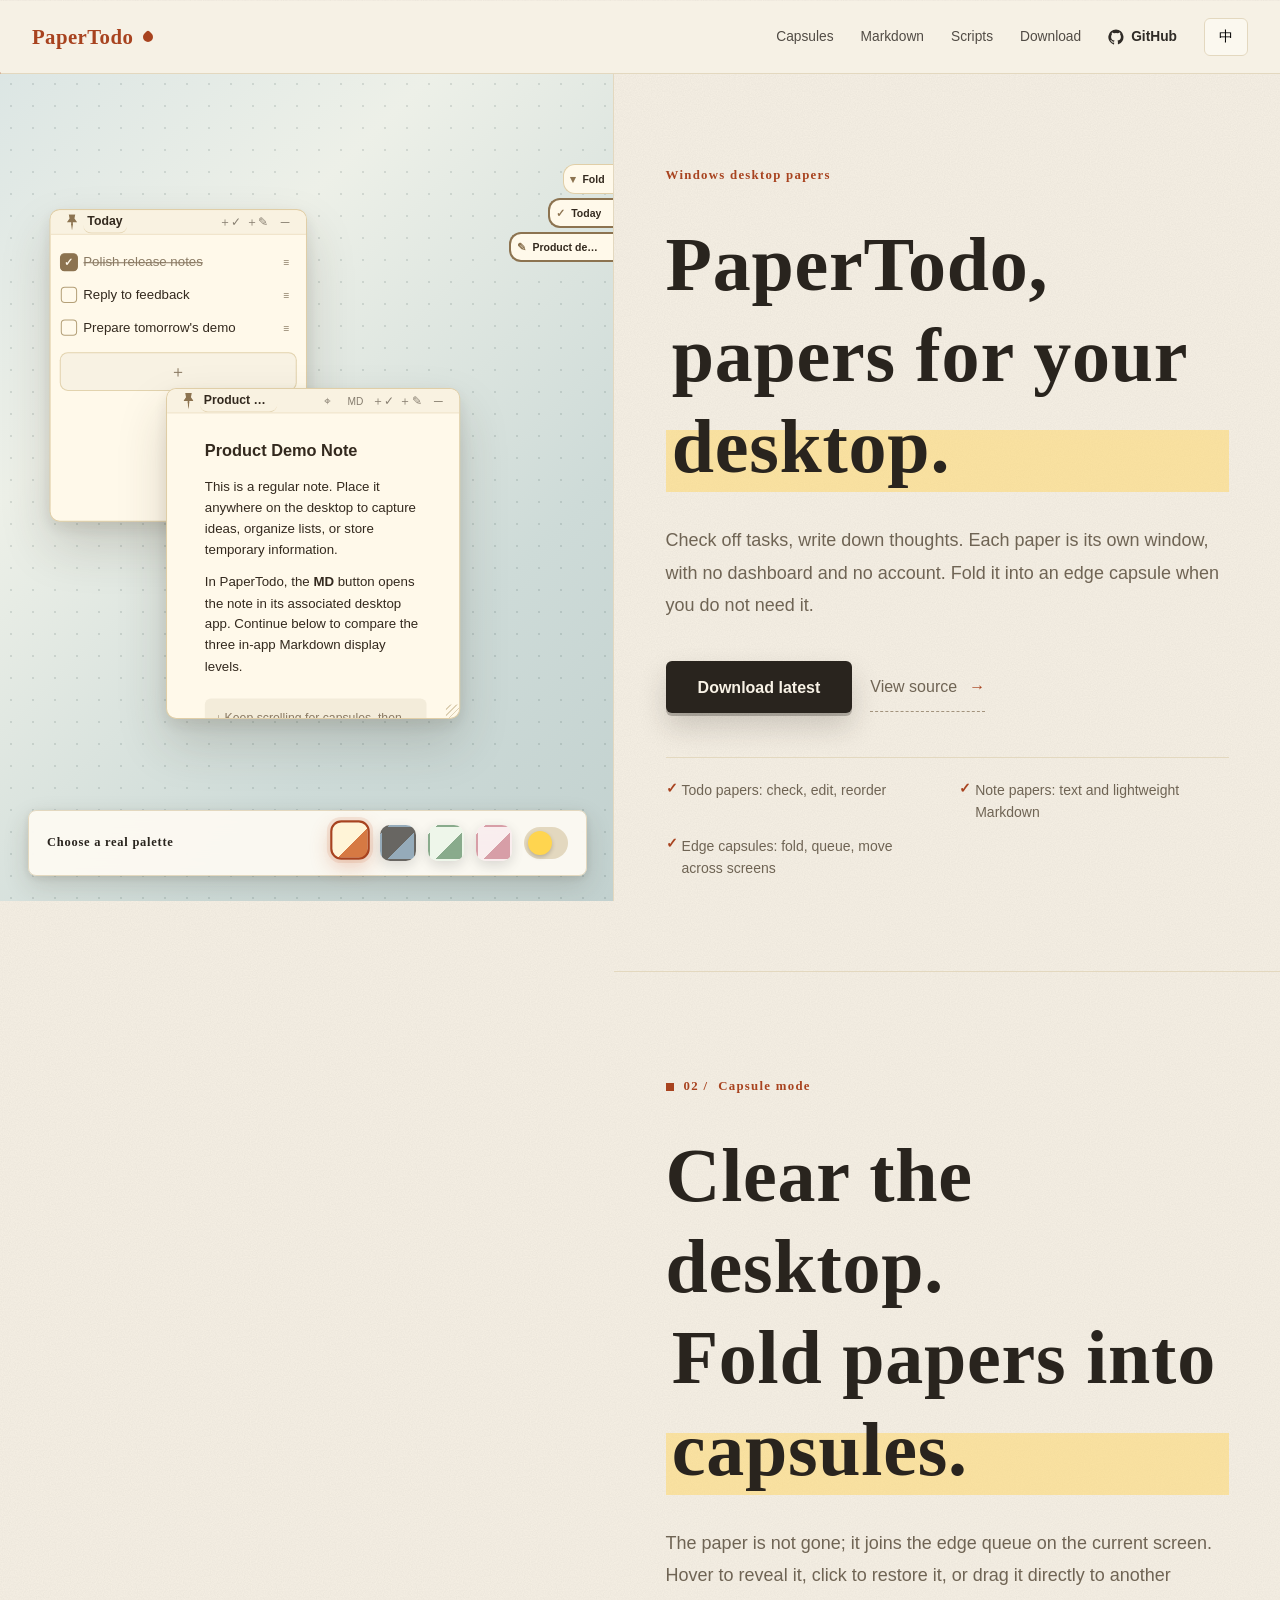
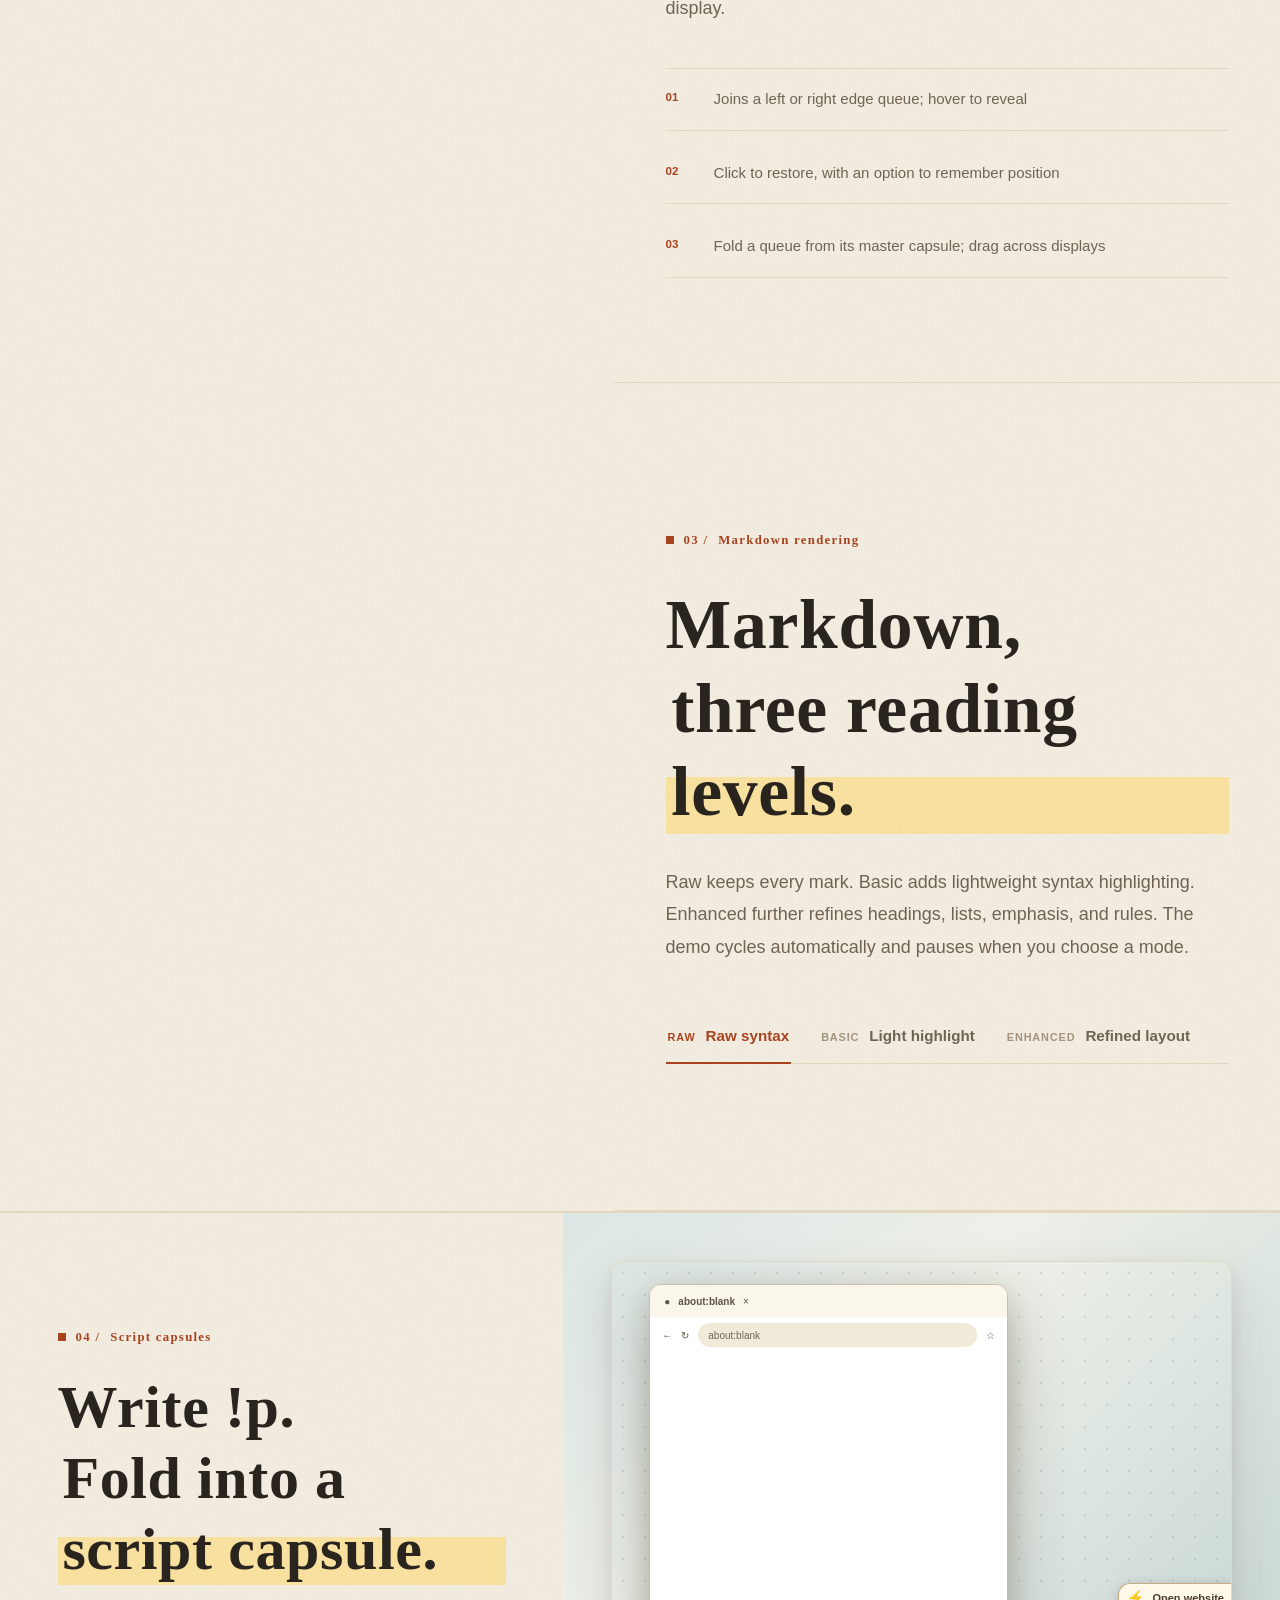
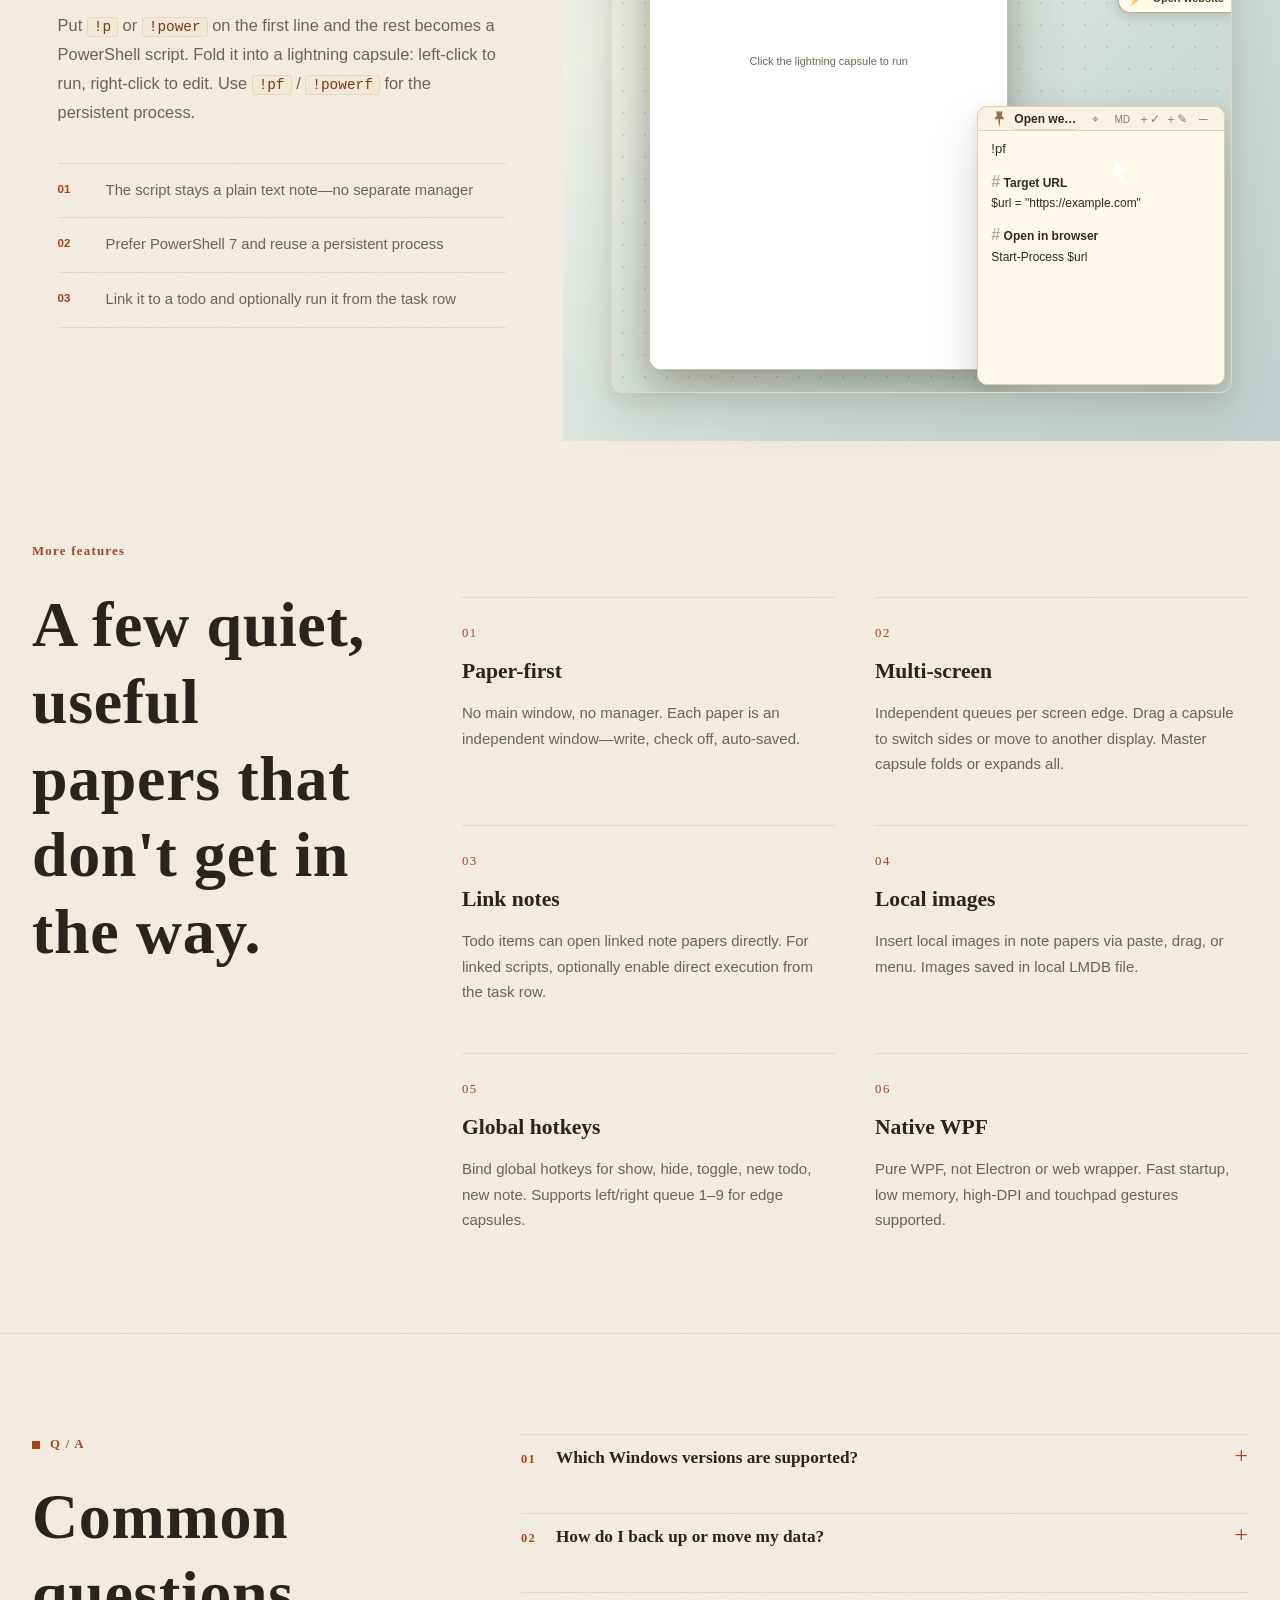
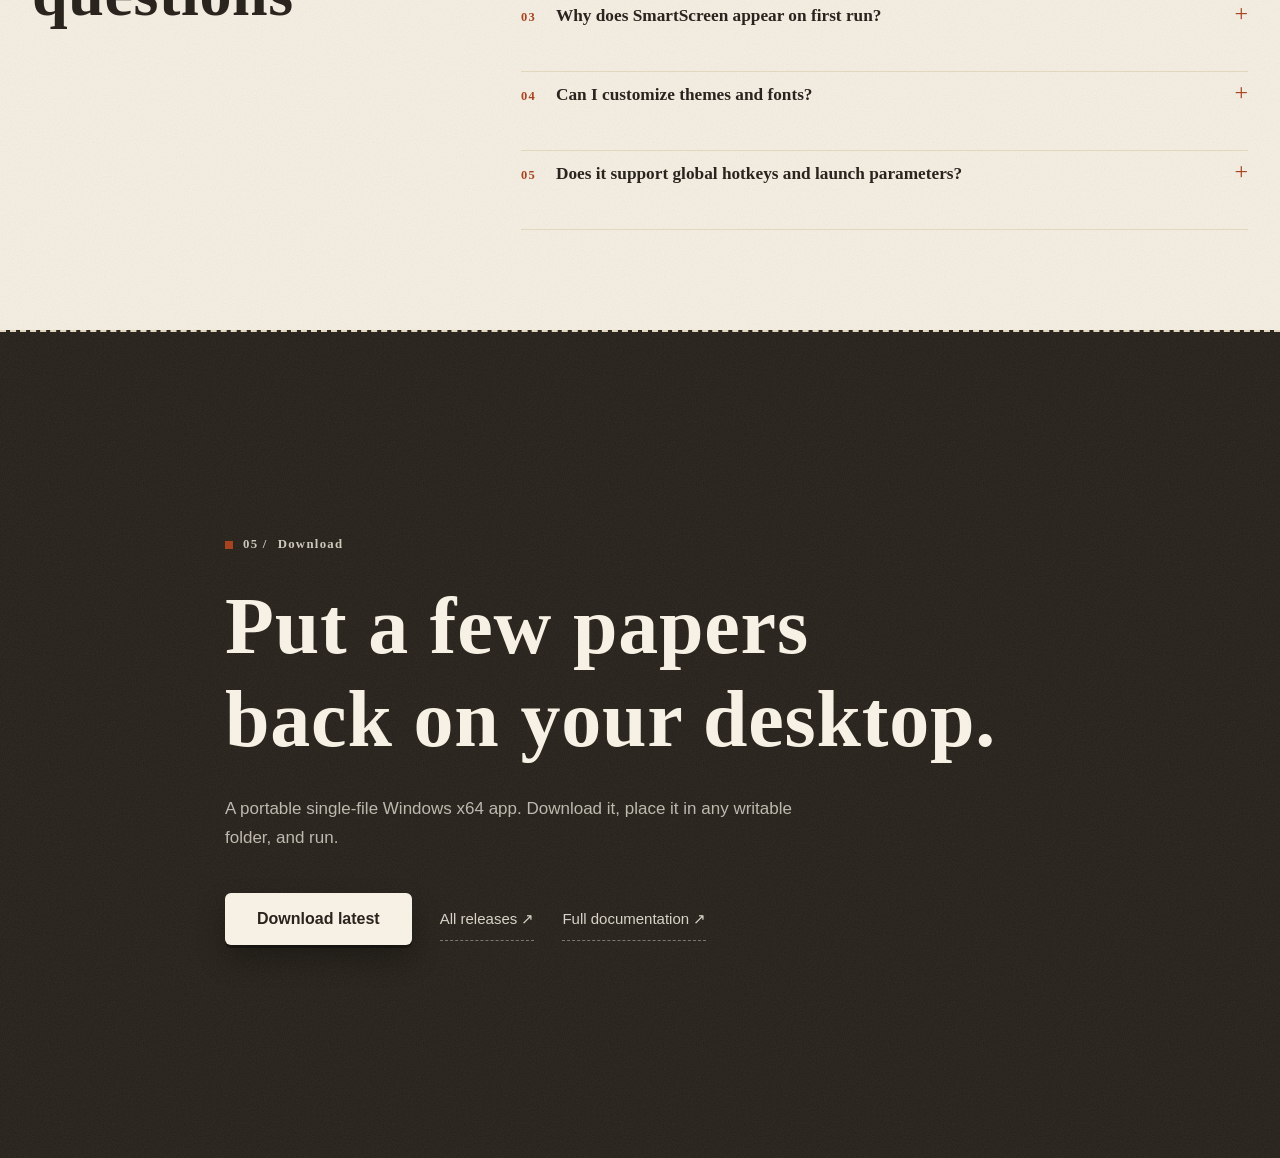
<file: website/classic.html>
<!DOCTYPE html>
<!-- PaperTodo website preview · 2026-07-29 · v8 (整屏吸附 + 文案可读性优化版) -->
<html lang="zh-CN">
<head>
  <meta charset="utf-8">
  <meta name="viewport" content="width=device-width, initial-scale=1">
  <meta name="theme-color" content="#f7f1e5">
  <title>PaperTodo - Windows 桌面便签、待办与 Markdown 笔记</title>
  <meta name="application-name" content="PaperTodo">
  <meta name="description" content="PaperTodo 是一款极简 Windows 桌面便签工具。每张纸都是独立窗口，支持待办、Markdown 笔记、脚本胶囊和边缘贴靠；数据全部保存在本地，无需账号。">
  <meta name="keywords" content="PaperTodo,Windows 桌面便签,桌面待办,Markdown 笔记,胶囊贴边,本地便签,sticky notes,desktop todo">
  <meta name="author" content="snownico0722">
  <meta name="robots" content="index, follow, max-snippet:-1">
  <meta name="referrer" content="strict-origin-when-cross-origin">
  <meta name="google-site-verification" content="6XggVbhTwCunZJcfNTp3qxMohPm8i4coMAdicUF6bUc">
  <link rel="canonical" href="https://snownico0722.github.io/PaperTodo/">
  <link rel="alternate" hreflang="zh-CN" href="https://snownico0722.github.io/PaperTodo/">
  <link rel="alternate" hreflang="en" href="https://snownico0722.github.io/PaperTodo/?lang=en">
  <link rel="alternate" hreflang="x-default" href="https://snownico0722.github.io/PaperTodo/">
  <link rel="icon" href="assets/favicon.ico" sizes="any">
  <meta property="og:type" content="website">
  <meta property="og:site_name" content="PaperTodo">
  <meta property="og:title" content="PaperTodo - Windows 桌面便签、待办与 Markdown 笔记">
  <meta property="og:description" content="独立桌面纸片，支持待办、Markdown 笔记、脚本胶囊和边缘贴靠。本地保存，无账号、无云端。">
  <meta property="og:url" content="https://snownico0722.github.io/PaperTodo/">
  <meta property="og:locale" content="zh_CN">
  <meta property="og:locale:alternate" content="en_US">
  <meta name="twitter:card" content="summary">
  <meta name="twitter:title" content="PaperTodo - Windows 桌面便签、待办与 Markdown 笔记">
  <meta name="twitter:description" content="独立桌面纸片，支持待办、Markdown 笔记、脚本胶囊和边缘贴靠。本地保存，无需账号。">
  <script type="application/ld+json">
  {
    "@context": "https://schema.org",
    "@graph": [
      {
        "@type": "WebSite",
        "@id": "https://snownico0722.github.io/PaperTodo/#website",
        "url": "https://snownico0722.github.io/PaperTodo/",
        "name": "PaperTodo",
        "alternateName": "一张纸",
        "description": "Windows 桌面便签、待办与 Markdown 笔记工具。",
        "inLanguage": ["zh-CN", "en"]
      },
      {
        "@type": "SoftwareApplication",
        "@id": "https://snownico0722.github.io/PaperTodo/#software",
        "name": "PaperTodo",
        "alternateName": "一张纸",
        "url": "https://snownico0722.github.io/PaperTodo/",
        "mainEntityOfPage": {"@id": "https://snownico0722.github.io/PaperTodo/#website"},
        "description": "A minimal Windows desktop sticky-note app with todos, Markdown notes, script capsules and edge docking. Free, source available and local-only.",
        "operatingSystem": "Windows 10, Windows 11",
        "softwareRequirements": "Windows 10 or Windows 11, x64",
        "applicationCategory": "ProductivityApplication",
        "applicationSubCategory": "Desktop notes and task lists",
        "softwareVersion": "3.1",
        "downloadUrl": "https://github.com/snownico0722/PaperTodo/releases/latest",
        "releaseNotes": "https://github.com/snownico0722/PaperTodo/releases",
        "isAccessibleForFree": true,
        "offers": {
          "@type": "Offer",
          "price": "0",
          "priceCurrency": "USD",
          "availability": "https://schema.org/InStock",
          "url": "https://github.com/snownico0722/PaperTodo/releases/latest"
        },
        "author": {
          "@type": "Person",
          "name": "snownico0722",
          "url": "https://github.com/snownico0722"
        },
        "sameAs": ["https://github.com/snownico0722/PaperTodo"],
        "inLanguage": ["zh-CN", "en", "ja", "ko"],
        "featureList": [
          "Independent desktop paper windows",
          "Todo lists and lightweight Markdown notes",
          "Edge-docked capsules and cross-display dragging",
          "Script capsules",
          "Local-only storage without an account"
        ]
      }
    ]
  }
  </script>
  <script type="application/ld+json">
  {
    "@context": "https://schema.org",
    "@type": "FAQPage",
    "mainEntity": [
      {
        "@type": "Question",
        "name": "PaperTodo 支持哪些 Windows 版本？",
        "acceptedAnswer": {
          "@type": "Answer",
          "text": "Windows 10 与 Windows 11 x64 使用正式版；Windows 7 SP1 x64 另有尽力兼容（Best Effort）版，请在 GitHub Releases 下载自包含版本。"
        }
      },
      {
        "@type": "Question",
        "name": "如何备份或迁移 PaperTodo 数据？",
        "acceptedAnswer": {
          "@type": "Answer",
          "text": "退出 PaperTodo 后复制整个程序文件夹即可，纸片、设置和笔记图片会一起迁移。"
        }
      },
      {
        "@type": "Question",
        "name": "为什么 PaperTodo 首次运行会出现 SmartScreen？",
        "acceptedAnswer": {
          "@type": "Answer",
          "text": "项目暂未购买商业代码签名证书。选择“更多信息”后点击“仍要运行”即可，每台电脑通常只需确认一次。"
        }
      }
    ]
  }
  </script>
  <style>
    :root{
      color-scheme:light;
      --page:#f7f1e5;
      --page-2:#efe7d5;
      --surface:#fffdf7;
      --ink:#29241e;
      --muted:#6f6454;
      --faint:#a2937d;
      --line:#e3d8bf;
      --accent:#a8431f;
      --accent-dark:#7f2f12;
      --highlight:rgba(255,213,96,.5);
      --nav-height:72px;
      --stage:#dce6e4;
      --stage-soft:#edf0e8;
      --stage-mid:#cedbd8;
      --stage-deep:#c2d1cf;
      --stage-dot:rgba(50,74,72,.14);
      --serif:Georgia,"Noto Serif SC","Songti SC",serif;
      --sans:"Segoe UI Variable","Microsoft YaHei UI","PingFang SC","Segoe UI",sans-serif;
      --ui:"Segoe UI Variable","Microsoft YaHei UI","Segoe UI",sans-serif;
      --paper-shadow:0 8px 32px rgba(0,0,0,.12), 0 2px 8px rgba(0,0,0,.08);
      --noise:url("data:image/svg+xml;utf8,<svg xmlns='http://www.w3.org/2000/svg' width='140' height='140'><filter id='n'><feTurbulence type='fractalNoise' baseFrequency='0.85' numOctaves='2' stitchTiles='stitch'/><feColorMatrix type='matrix' values='0 0 0 0 0 0 0 0 0 0 0 0 0 0 0 0 0 0 0.05 0'/></filter><rect width='140' height='140' filter='url(%23n)'/></svg>");
      --noise-light:url("data:image/svg+xml;utf8,<svg xmlns='http://www.w3.org/2000/svg' width='140' height='140'><filter id='n'><feTurbulence type='fractalNoise' baseFrequency='0.85' numOctaves='2' stitchTiles='stitch'/><feColorMatrix type='matrix' values='0 0 0 0 1 0 0 0 0 1 0 0 0 0 1 0 0 0 0.07 0'/></filter><rect width='140' height='140' filter='url(%23n)'/></svg>");
    }
    *{box-sizing:border-box}
    html{scroll-behavior:smooth;scroll-padding-top:var(--nav-height)}
    @media(min-width:861px) and (min-height:761px){
      html{scroll-snap-type:y mandatory}
      .snap-screen{scroll-snap-align:start;scroll-snap-stop:always}
    }
    body{position:relative;isolation:isolate;margin:0;overflow-x:hidden;color:var(--ink);background-color:var(--page);background-image:var(--noise);font-family:var(--sans);line-height:1.7;-webkit-font-smoothing:antialiased}
    button,a{font:inherit}
    a{color:inherit;text-decoration:none}
    code{font-family:"Cascadia Mono",Consolas,monospace;background:#f0e8d2;border:1px solid var(--line);padding:1px 6px;border-radius:3px;font-size:.88em;color:#7c3a1c}
    ::selection{background:rgba(255,213,96,.55);color:var(--ink)}
    :where(a,button,input,summary):focus-visible{outline:2px solid var(--accent);outline-offset:3px}
    .wrap{width:min(1280px,calc(100% - 64px));margin-inline:auto}
    .kicker{display:flex;align-items:center;gap:10px;margin:0;color:var(--accent);font-family:var(--serif);font-size:.8rem;font-weight:600;letter-spacing:.1em}
    .kicker::before{content:"";width:8px;height:8px;flex:0 0 8px;background:var(--accent)}

    /* navigation */
    .nav{position:sticky;z-index:60;top:0;background:rgba(247,241,229,.92);border-bottom:1px solid var(--line);backdrop-filter:blur(16px);-webkit-backdrop-filter:blur(16px)}
    .nav-progress{position:absolute;right:0;bottom:-1px;left:0;height:2px;overflow:hidden;pointer-events:none}
    .nav-progress::after{content:"";display:block;width:100%;height:100%;background:var(--accent);transform:scaleX(var(--page-progress,0));transform-origin:left;transition:transform .2s ease}
    .nav-inner{display:flex;min-height:var(--nav-height);align-items:center;justify-content:space-between}
    .brand{display:flex;align-items:center;gap:10px;font-family:var(--serif);font-size:1.3rem;font-weight:700;letter-spacing:.02em;color:var(--accent)}
    .brand-dot{width:10px;height:10px;border-radius:3px 7px 7px 7px;background:var(--accent);transform:rotate(45deg)}
    .nav-links{display:flex;align-items:center;gap:27px;color:#514c45;font-size:.86rem}
    .nav-links a{position:relative;padding:8px 0}
    .nav-links a::after{content:"";position:absolute;right:0;bottom:3px;left:0;height:1px;background:var(--accent);transform:scaleX(0);transition:transform .2s}
    .nav-links a:hover::after,.nav-links a:focus-visible::after,.nav-links a.is-active::after{transform:scaleX(1)}
    .nav-links a.is-active{color:var(--ink)}
    .nav-links .github-link{display:inline-flex;align-items:center;gap:7px;font-weight:720;color:#2f2b26}
    .nav-links .github-link svg{width:16px;height:16px;flex:0 0 16px;fill:currentColor}
    .nav-links .github-link::after{right:auto;width:16px}
    .lang-btn{width:44px;height:38px;border:1px solid var(--line);border-radius:6px;background:rgba(255,253,247,.6);cursor:pointer;transition:border-color .2s,background .2s}
    .lang-btn:hover,.lang-btn:focus-visible{border-color:var(--accent);background:#f5ecd6}

    /* feature-grid */
    .feature-grid{display:grid;min-width:0;grid-template-columns:repeat(2,minmax(0,1fr));gap:48px 40px;margin-top:56px;counter-reset:feature}
    .feature-grid>div{position:relative;min-width:0;padding-top:20px;border-top:1px solid var(--line);counter-increment:feature}
    .feature-grid>div::before{content:counter(feature,decimal-leading-zero);color:var(--accent);font-family:var(--serif);font-size:.8rem;letter-spacing:.12em}
    .feature-grid h3{margin:12px 0 0;font-family:var(--serif);font-size:1.35rem;font-weight:600;line-height:1.35;color:var(--ink)}
    .feature-grid p{margin:14px 0 0;color:var(--muted);font-size:.9375rem;line-height:1.7;overflow-wrap:anywhere}

    /* hero-capsule-wrapper - 第一屏、第二屏、第三屏的包裹容器 */
    .hero-capsule-wrapper{position:relative;display:grid;grid-template-columns:minmax(420px,.96fr) minmax(560px,1.04fr);border-bottom:1px solid var(--line)}

    /* hero */
    .hero{position:relative;display:contents}
    .hero>.hero-copy{grid-column:2;grid-row:1;min-height:calc(100svh - var(--nav-height))}
    .hero-copy{display:flex;min-height:100vh;flex-direction:column;justify-content:center;padding:92px clamp(36px,4vw,72px);border-bottom:1px solid var(--line)}
    .hero h1,.capsule-section h2,.markdown-section h2{max-width:760px;margin:32px 0 0;font-family:var(--serif);font-size:4.75rem;font-weight:600;line-height:1.2;letter-spacing:.01em;overflow-wrap:anywhere}
    .hero h1 span,.capsule-section h2 span,.markdown-section h2 span{display:block}
    .hero h1 span:last-child,.capsule-section h2 span:last-child,.markdown-section h2 span:last-child,.script-copy h2 span:last-child{display:inline-block;padding:0 .08em;background-image:linear-gradient(transparent 66%,var(--highlight) 66%)}
    .hero-lead{max-width:610px;margin:32px 0 0;color:var(--muted);font-size:1.125rem;line-height:1.8}
    .hero-actions{display:flex;flex-wrap:wrap;gap:18px;align-items:center;margin-top:40px}
    .primary-btn{display:inline-flex;height:52px;align-items:center;justify-content:center;padding:0 32px;color:#f8f2e6;background:var(--ink);border:none;border-radius:6px;font-weight:600;box-shadow:0 3px 0 rgba(41,36,30,.28),0 14px 28px rgba(41,36,30,.18);transition:transform .2s ease,box-shadow .2s ease,background .2s ease}
    .primary-btn:hover,.primary-btn:focus-visible{background:#3a332a;transform:translateY(-2px);box-shadow:0 5px 0 rgba(41,36,30,.28),0 20px 36px rgba(41,36,30,.2)}
    .text-btn{display:inline-flex;gap:12px;align-items:center;padding:10px 0;border-bottom:1px dashed var(--faint);color:var(--muted);font-weight:500}
    .text-btn span:last-child{color:var(--accent);transition:transform .18s}
    .text-btn:hover span:last-child{transform:translateX(4px)}
    .hero-facts{display:grid;grid-template-columns:repeat(2,minmax(0,1fr));gap:12px 24px;margin:44px 0 0;padding:22px 0 0;border-top:1px solid var(--line);list-style:none;color:var(--muted);font-size:.875rem}
    .hero-facts li{position:relative;padding-left:16px;line-height:1.55}
    .hero-facts li::before{content:"✓";position:absolute;top:.62em;left:0;color:var(--accent);font-size:.85rem;font-weight:700;transform:translateY(-50%)}

    /* CSS product stage - 增强渐变背景 + 动态装饰 + sticky 固定，跨越三屏 */
    .hero-product{position:sticky;top:var(--nav-height);height:calc(100svh - var(--nav-height));min-height:0;overflow:hidden;background:linear-gradient(135deg,var(--stage) 0%,var(--stage-soft) 30%,var(--stage-mid) 70%,var(--stage-deep) 100%);border-right:1px solid var(--line);grid-column:1;grid-row:1 / 4}
    .palette-input{position:absolute;width:1px;height:1px;opacity:0;pointer-events:none}
    .palette-head{position:absolute;z-index:20;right:26px;bottom:25px;left:28px;display:flex;align-items:center;justify-content:space-between;padding:14px 18px;color:var(--ink);background:rgba(253,250,243,.94);border:1px solid var(--line);border-radius:8px;font-family:var(--serif);font-size:.78rem;letter-spacing:.06em;font-weight:600;box-shadow:0 10px 26px rgba(62,50,32,.16),0 2px 8px rgba(62,50,32,.1);backdrop-filter:blur(16px)}
    .palette-controls{display:flex;align-items:center;gap:12px}
    .palette-controls label{position:relative;cursor:pointer;transition:transform .2s,opacity .2s,filter .2s}
    .palette-controls label:hover{transform:translateY(-2px)}
    .palette-controls label:not(.theme-control){width:36px;height:36px;border:2px solid transparent;border-radius:10px;opacity:.7;background:linear-gradient(135deg,var(--swatch-paper) 0 58%,var(--swatch-accent) 58%);box-shadow:0 4px 14px rgba(0,0,0,.2);transition:all .25s cubic-bezier(.34,1.56,.64,1)}
    .palette-controls label[for="palette-warm"]{--swatch-paper:#fff4d7;--swatch-accent:#d67943}
    .palette-controls label[for="palette-ink"]{--swatch-paper:#2a2826;--swatch-accent:#6b8aa3}
    .palette-controls label[for="palette-forest"]{--swatch-paper:#e9f4e7;--swatch-accent:#5a8a62}
    .palette-controls label[for="palette-rosy"]{--swatch-paper:#f8e9ed;--swatch-accent:#c97888}
    .palette-controls .theme-control{width:44px;height:32px;border-radius:16px;background:var(--line)}
    .palette-controls .theme-control::before{content:"";position:absolute;top:4px;left:4px;width:24px;height:24px;border-radius:50%;background:#ffd54f;box-shadow:0 2px 4px rgba(0,0,0,.2);transition:transform .2s,background .2s}
    #theme-dark:checked~.palette-head .theme-control::before{transform:translateX(12px);background:#475569}
    #palette-warm:checked~.palette-head label[for="palette-warm"],
    #palette-ink:checked~.palette-head label[for="palette-ink"],
    #palette-forest:checked~.palette-head label[for="palette-forest"],
    #palette-rosy:checked~.palette-head label[for="palette-rosy"]{opacity:1;border-color:var(--accent);transform:translateY(-3px) scale(1.1);box-shadow:0 7px 18px rgba(196,95,50,.28),0 0 0 3px rgba(196,95,50,.12)}
    #palette-warm:focus-visible~.palette-head label[for="palette-warm"],
    #palette-ink:focus-visible~.palette-head label[for="palette-ink"],
    #palette-forest:focus-visible~.palette-head label[for="palette-forest"],
    #palette-rosy:focus-visible~.palette-head label[for="palette-rosy"],
    #theme-dark:focus-visible~.palette-head label[for="theme-dark"]{outline:2px solid var(--accent);outline-offset:3px}
    .desktop-stage{position:absolute;inset:0;overflow:hidden;--paper:#fff9ea;--bar:#f9f2e1;--paper-line:#e0cea7;--paper-text:#33291e;--paper-weak:#8a7a63;--paper-active:#8c7350;--paper-code:#f7edd2;--paper-quote:#d4be92;--paper-link:#b06242;--paper-check:#b4a078;background:linear-gradient(135deg,var(--stage) 0%,var(--stage-soft) 30%,var(--stage-mid) 70%,var(--stage-deep) 100%);transition:background .4s ease}
    #palette-ink:checked~.desktop-stage{--paper:#f6f7f9;--bar:#eef1f5;--paper-line:#d0d6de;--paper-text:#262c36;--paper-weak:#767e8a;--paper-active:#5a6c86;--paper-code:#eceff3;--paper-quote:#c6ced8;--paper-link:#42689c;--paper-check:#aab4c2;background:linear-gradient(135deg,#dce4ec 0%,#e8eef5 30%,#d0dae8 70%,#c4d2e3 100%)}
    #palette-forest:checked~.desktop-stage{--paper:#f3f8f1;--bar:#ebf3e9;--paper-line:#c8dac6;--paper-text:#26322a;--paper-weak:#6e8070;--paper-active:#588260;--paper-code:#e9f2e7;--paper-quote:#c0d6c0;--paper-link:#3c8260;--paper-check:#a8c0a8;background:linear-gradient(135deg,#dceeda 0%,#e8f3e6 30%,#d0e5cd 70%,#c4ddc0 100%)}
    #palette-rosy:checked~.desktop-stage{--paper:#fdf5f6;--bar:#f7edef;--paper-line:#e4cdd2;--paper-text:#36262a;--paper-weak:#8c7278;--paper-active:#9e6876;--paper-code:#f8ecee;--paper-quote:#e0c6cc;--paper-link:#b2546e;--paper-check:#d8b8c0;background:linear-gradient(135deg,#f8e5eb 0%,#fceef3 30%,#f3dce3 70%,#efd3dc 100%)}
    #theme-dark:checked~.desktop-stage{--paper:#211f1c;--bar:#2a2723;--paper-line:#4c453d;--paper-text:#e7e0d4;--paper-weak:#92897b;--paper-active:#a88e6a;--paper-code:#2d2a26;--paper-quote:#5e564b;--paper-link:#d69678;--paper-check:#6e6455;background:linear-gradient(135deg,#16181c 0%,#1f2329 30%,#181c22 70%,#12161b 100%)}
    #palette-ink:checked~#theme-dark:checked~.desktop-stage{--paper:#1a1c20;--bar:#22252a;--paper-line:#3c424c;--paper-text:#dee3ea;--paper-weak:#8a929e;--paper-active:#849cbc;--paper-code:#26292f;--paper-quote:#4e5662;--paper-link:#84aad6;--paper-check:#606a78;background:linear-gradient(135deg,#14161a 0%,#1d2026 30%,#16191f 70%,#111418 100%)}
    #palette-forest:checked~#theme-dark:checked~.desktop-stage{--paper:#1a1e1b;--bar:#222823;--paper-line:#3a463c;--paper-text:#dce4dc;--paper-weak:#869488;--paper-active:#7ca886;--paper-code:#252a26;--paper-quote:#4a5a4c;--paper-link:#80be96;--paper-check:#5c6e5e;background:linear-gradient(135deg,#141816 0%,#1d221f 30%,#161a18 70%,#111513 100%)}
    #palette-rosy:checked~#theme-dark:checked~.desktop-stage{--paper:#211c1e;--bar:#2a2426;--paper-line:#4e4044;--paper-text:#e8dcdf;--paper-weak:#988489;--paper-active:#be8694;--paper-code:#2c2628;--paper-quote:#5c4c50;--paper-link:#e094aa;--paper-check:#604e52;background:linear-gradient(135deg,#1a1517 0%,#231d20 30%,#1c1719 70%,#151214 100%)}
    .desktop-grid{position:absolute;inset:0;background-image:radial-gradient(var(--stage-dot) 1px,transparent 1.4px);background-size:22px 22px}

    /* faithful WPF paper primitives - 细边框 + 阴影 */
    .app-paper{position:absolute;overflow:hidden;color:var(--paper-text);background:var(--paper);border:0.5px solid var(--paper-line);border-radius:10px;box-shadow:0 24px 48px rgba(62,50,32,.18),0 6px 16px rgba(62,50,32,.1);font-family:var(--ui);font-size:12px;transition:background .35s,border-color .35s,color .35s,box-shadow .35s,transform .25s cubic-bezier(.34,1.56,.64,1)}
    .app-paper:hover{box-shadow:0 30px 64px rgba(62,50,32,.22),0 10px 24px rgba(62,50,32,.13)}
    .paper-bar{display:grid;height:24px;grid-template-columns:minmax(0,1fr) auto;align-items:center;padding:0 7px 0 9px;background:var(--bar);border-bottom:1px solid color-mix(in srgb,var(--paper-line),transparent 18%);border-radius:9px 9px 0 0;transition:background .3s}
    .paper-name{display:flex;min-width:0;align-items:center;gap:0;font-weight:650}
    .paper-name strong{max-width:76px;overflow:hidden;padding:0 5px 0 4px;border-bottom:1px solid color-mix(in srgb,var(--paper-line),transparent 28%);border-radius:8px;text-overflow:ellipsis;white-space:nowrap;font-size:12px;transition:border-color .2s,background .2s}
    .paper-name strong:hover{background:color-mix(in srgb,var(--paper-text),transparent 96%);border-color:var(--paper-line)}
    .paper-pin{position:relative;width:23px;height:24px;flex:0 0 23px;color:var(--paper-active)}
    .paper-pin::before{content:"";position:absolute;top:4px;left:7px;width:10px;height:12px;background:currentColor;clip-path:polygon(18% 0,82% 0,74% 34%,100% 66%,58% 66%,58% 84%,42% 84%,42% 66%,0 66%,26% 34%)}
    .paper-pin::after{content:"";position:absolute;top:13px;left:11px;width:2px;height:7px;background:currentColor;clip-path:polygon(0 0,100% 0,50% 100%)}
    .paper-tools{display:flex;align-items:center;gap:0;color:color-mix(in srgb,var(--paper-text),transparent 42%);font-size:12px;white-space:nowrap}
    .paper-tools>span,.paper-tools>button{display:grid;width:25px;height:24px;margin:0 1px;place-items:center}
    .paper-tools>button{appearance:none;padding:0;border:0;border-radius:4px;color:inherit;background:transparent;font:inherit}
    .paper-tools>.paper-tool-button{cursor:pointer}
    .paper-tools>.paper-tool-button:hover,.paper-tools>.paper-tool-button:focus-visible{color:var(--paper-text);background:color-mix(in srgb,var(--paper-text),transparent 92%);outline:1px solid color-mix(in srgb,var(--paper-active),transparent 32%);outline-offset:0}
    .paper-tools .md{font-size:10px;letter-spacing:0}
    .paper-body{position:absolute;inset:24px 0 0;padding:12px 9px 10px}
    .todo-list{display:grid;align-content:start;gap:2px}
    .todo-row{position:relative;display:grid;min-height:30px;grid-template-columns:22px minmax(0,1fr) 18px;align-items:center;padding:1px 1px;border-radius:8px;cursor:pointer;transition:background .2s}
    .todo-row:hover{background:color-mix(in srgb,var(--paper-text),transparent 93%)}
    .demo-todo-input{position:absolute;width:1px;height:1px;overflow:hidden;opacity:0;pointer-events:none}
    .checkbox{position:relative;width:16px;height:16px;border:1.5px solid var(--paper-check);border-radius:4px;transition:all .2s cubic-bezier(.34,1.56,.64,1)}
    .demo-todo-input:focus-visible+.checkbox{outline:2px solid var(--paper-active);outline-offset:2px}
    .demo-todo-input:checked+.checkbox{border-color:var(--paper-active);background:var(--paper-active);transform:scale(1.1)}
    .demo-todo-input:checked+.checkbox::after{content:"✓";position:absolute;inset:0;display:grid;place-items:center;color:var(--paper);font-size:10px;font-weight:800;line-height:1;transform:translateY(.5px)}
    .demo-todo-input:checked~.todo-text{color:var(--paper-weak);text-decoration:line-through;text-decoration-thickness:1px}
    .todo-text{overflow:hidden;text-overflow:ellipsis;white-space:nowrap;font-size:13px}
    .drag-handle{color:var(--paper-weak);font-size:10px;text-align:center}
    .append-row{display:grid;height:38px;margin-top:7px;place-items:center;border:1px solid color-mix(in srgb,var(--paper-line),transparent 12%);border-radius:8px;color:var(--paper-weak);background:color-mix(in srgb,var(--paper-text),transparent 97%);font-size:16px}
    .note-copy{padding:8px 8px 24px 13px;font-size:13px;line-height:1.55}
    .note-copy p{margin:0 0 10px}
    .note-copy h4{margin:0 0 14px;font-size:17px;line-height:1.25}
    .note-copy .syntax{color:var(--paper-weak)}
    .note-copy .quote{padding-left:9px;border-left:3px solid var(--paper-quote);color:var(--paper-weak)}
    .note-copy code{padding:2px 5px;border-radius:4px;background:var(--paper-code);color:var(--paper-text);font-size:11px}

    /* 展示文字样式 */
    .demo-content{padding:8px 8px 24px 13px;font-size:13px;line-height:1.6}
    .demo-content h4{margin:0 0 12px;font-size:16px;font-weight:600;color:var(--paper-text)}
    .demo-content p{margin:0 0 12px;color:var(--paper-text)}
    .demo-content .note-hint{margin-top:20px;padding:10px;border-radius:6px;background:color-mix(in srgb,var(--paper-active),transparent 90%);color:var(--paper-weak);font-size:12px}

    .zoom-mark{position:absolute;right:18px;bottom:8px;color:var(--paper-weak);font-size:10.5px;font-weight:600;opacity:.55}
    .resize-grip{position:absolute;right:-1px;bottom:-1px;width:14px;height:14px;opacity:.65;background:repeating-linear-gradient(135deg,transparent 0 3px,color-mix(in srgb,var(--paper-line),var(--paper-text) 12%) 3px 4px)}
    .paper-scene{position:absolute;z-index:4;top:50%;left:50%;width:600px;height:648px;pointer-events:none;transform:translate(-50%,-50%) scale(var(--paper-scene-scale,1));transform-origin:center}
    .paper-scene .app-paper{pointer-events:auto}
    .hero-todo,.hero-note{--capsule-x:0px;--capsule-y:0px;will-change:transform,opacity,border-radius;transform-origin:center;transition:transform 540ms cubic-bezier(.22,1,.36,1),opacity 220ms ease,filter 320ms ease,border-radius 420ms ease}
    .hero-todo .paper-body,.hero-note .paper-body{transition:opacity 180ms ease}
    .hero-todo{z-index:5;top:52px;left:48px;width:252px;height:auto;aspect-ratio:280/340;cursor:default}
    .hero-note{z-index:6;top:227px;left:162px;width:288px;height:auto;aspect-ratio:320/360;cursor:default}

    /* 第三屏 Markdown 状态 - 隐藏待办，笔记扩大居中 */
    .hero-product.show-markdown .hero-todo{opacity:0!important;pointer-events:none!important;transition:opacity .4s ease}
    .hero-product.show-markdown .hero-note{top:53px!important;left:15px!important;bottom:auto!important;width:570px!important;height:auto!important;aspect-ratio:820/780;transform:none!important;z-index:10;cursor:default;transition:top 540ms cubic-bezier(.22,1,.36,1),left 540ms cubic-bezier(.22,1,.36,1),width 540ms cubic-bezier(.22,1,.36,1),opacity 220ms ease}
    .hero-product.show-markdown .hero-edge-stack{opacity:0;pointer-events:none;transition:opacity .3s ease}
    .hero-product.show-markdown .palette-head{opacity:0!important;pointer-events:none!important;transition:opacity .3s ease}

    /* 内容切换 - 默认显示展示文字，第三屏显示 Markdown */
    .demo-content{display:block}
    .md-view-raw,.md-view-basic,.md-view-enhanced{display:none}
    .hero-product.show-markdown .demo-content{display:none!important}

    /* Markdown 视图切换 - 只在第三屏时根据 radio 状态显示对应视图 */
    .hero-product.show-markdown #md-mode-raw:checked~.desktop-stage .hero-note .md-view-raw{display:block!important}
    .hero-product.show-markdown #md-mode-basic:checked~.desktop-stage .hero-note .md-view-basic{display:block!important}
    .hero-product.show-markdown #md-mode-enhanced:checked~.desktop-stage .hero-note .md-view-enhanced{display:block!important}

    /* 第三屏禁用收起按钮 */
    .note-collapse-btn{cursor:pointer;user-select:none;transition:opacity .2s}
    .hero-product.show-markdown .note-collapse-btn{opacity:.3!important;pointer-events:none!important;cursor:not-allowed!important}

    .hero-master-toggle,.hero-edge-toggle{position:absolute;width:1px;height:1px;opacity:0;pointer-events:none}
    .hero-edge-stack{position:absolute;z-index:9;top:11%;right:0;display:grid;width:104px;justify-items:end;gap:4px}
    .hero-edge-pill{position:relative;display:flex;width:max-content;max-width:104px;height:30px;align-items:center;gap:6px;overflow:hidden;padding:0 6px;border:0.5px solid var(--paper-line);border-right:0;border-radius:12px 0 0 12px;color:var(--paper-text);background:var(--paper);box-shadow:none;font:10.5px var(--ui);white-space:nowrap;transition:max-width 180ms,padding 180ms,transform 160ms,opacity 120ms,border-color 160ms,border-width 160ms}
    /* 默认展开状态：胶囊有粗边框 */
    .hero-todo-pill{border-width:2px;border-color:var(--paper-active)}
    .hero-note-pill{border-width:2px;border-color:var(--paper-active)}
    /* 收起状态：胶囊恢复细边框 */
    #hero-todo-pill-toggle:checked~.desktop-stage .hero-todo-pill{border-width:0.5px;border-color:var(--paper-line)}
    #hero-note-pill-toggle:checked~.desktop-stage .hero-note-pill{border-width:0.5px;border-color:var(--paper-line)}
    .hero-edge-child{cursor:pointer;user-select:none}
    .hero-edge-child::after{content:"×";display:grid;width:0;height:28px;flex:0 0 auto;place-items:center;overflow:hidden;border-left:0 solid var(--paper-line);opacity:0;transition:width 160ms,opacity 120ms,border-width 160ms}
    .hero-edge-child:hover::after{width:10px;border-left-width:1px;opacity:.68}
    .hero-edge-pill span{color:var(--paper-active);font-weight:800}
    .hero-edge-pill b{min-width:0;overflow:hidden;text-overflow:ellipsis}
    .hero-master-pill{width:50px;max-width:50px;cursor:pointer;user-select:none}
    .hero-master-pill .expanded-copy,.hero-master-pill .collapsed-copy{min-width:0;overflow:hidden;text-overflow:ellipsis;color:inherit}
    .hero-master-pill:hover{border-color:color-mix(in srgb,var(--paper-active),var(--paper-line) 35%)}
    .hero-master-pill .collapsed-copy,.hero-master-pill .collapsed-icon{display:none}
    #hero-master-toggle:checked~.desktop-stage .hero-master-pill .expanded-copy,
    #hero-master-toggle:checked~.desktop-stage .hero-master-pill .expanded-icon{display:none}
    #hero-master-toggle:checked~.desktop-stage .hero-master-pill .collapsed-copy,
    #hero-master-toggle:checked~.desktop-stage .hero-master-pill .collapsed-icon{display:inline}
    #hero-master-toggle:checked~.desktop-stage .hero-edge-child{opacity:0;pointer-events:none}
    #hero-master-toggle:checked~.desktop-stage .hero-edge-child:nth-child(2){transform:translateY(-34px) scale(.82)}
    #hero-master-toggle:checked~.desktop-stage .hero-edge-child:nth-child(3){transform:translateY(-68px) scale(.82)}
    #hero-master-toggle:focus-visible~.desktop-stage .hero-master-pill{outline:2px solid #fff;outline-offset:3px}
    #hero-todo-pill-toggle:checked~.desktop-stage .hero-todo,
    #hero-note-pill-toggle:checked~.desktop-stage .hero-note{opacity:0;filter:none;transform:translate(var(--capsule-x),var(--capsule-y)) scale(.2);border-radius:12px;pointer-events:none;border:none!important;transition:transform 480ms cubic-bezier(.4,0,.2,1),opacity 170ms ease 260ms,filter 300ms ease,border-radius 360ms ease}
    #hero-todo-pill-toggle:checked~.desktop-stage .hero-todo .paper-body,
    #hero-note-pill-toggle:checked~.desktop-stage .hero-note .paper-body{opacity:.18}
    #hero-todo-pill-toggle:checked~.desktop-stage .hero-todo-pill,
    #hero-note-pill-toggle:checked~.desktop-stage .hero-note-pill{border-color:var(--paper-line)}
    #hero-todo-pill-toggle:checked~.desktop-stage .hero-todo-pill::after,
    #hero-note-pill-toggle:checked~.desktop-stage .hero-note-pill::after{content:"↙"}
    #hero-todo-pill-toggle:focus-visible~.desktop-stage .hero-todo-pill,
    #hero-note-pill-toggle:focus-visible~.desktop-stage .hero-note-pill{outline:2px solid #fff;outline-offset:3px}

    /* capsule section - 删除原来独立的胶囊演示区，复用 hero 布局 */
    .capsule-section{padding:0;grid-column:2;grid-row:2;scroll-margin-top:var(--nav-height)}
    .capsule-section .hero-copy{min-height:calc(100svh - var(--nav-height));padding:104px clamp(36px,4vw,72px);border-bottom:1px solid var(--line)}
    .capsule-section .feature-lines{display:grid;grid-template-columns:1fr;margin:44px 0 0;padding:0;border-top:1px solid var(--line);list-style:none;counter-reset:capsule-feature}
    .capsule-section .feature-lines li{display:grid;grid-template-columns:34px minmax(0,1fr);gap:14px;align-items:start;padding:18px 0;border-bottom:1px solid var(--line);color:var(--muted);font-size:.9375rem;line-height:1.65;counter-increment:capsule-feature}
    .capsule-section .feature-lines li::before{content:counter(capsule-feature,decimal-leading-zero);position:static;display:block;width:auto;height:auto;padding-top:1px;border-radius:0;color:var(--accent);background:none;font-size:.72rem;font-weight:750;line-height:1.65;transform:none}

    /* markdown section - 第三屏，右侧文案，左侧纸片扩大显示 Markdown */
    .markdown-section{padding:0;grid-column:2;grid-row:3;scroll-margin-top:var(--nav-height)}
    .markdown-section .hero-copy{min-height:calc(100svh - var(--nav-height));padding:104px clamp(36px,4vw,72px);border-bottom:1px solid var(--line)}
    .markdown-section h2{font-size:4.35rem}

    /* Markdown 切换器 - 内联样式，放在右侧文案区 */
    .md-mode-switch-inline{position:relative;display:flex;gap:28px;margin-top:48px;padding:0;border-bottom:1px solid var(--line)}
    .md-mode-switch-inline input{position:absolute;opacity:0;pointer-events:none}
    .md-mode-switch-inline label{position:relative;display:flex;align-items:baseline;gap:10px;padding:12px 2px 14px;background:transparent;border:0;cursor:pointer;transition:color .2s ease;font-size:.95rem;font-weight:600;color:var(--muted);z-index:2}
    .md-mode-switch-inline label::before{display:none}
    .md-mode-switch-inline label:hover{color:var(--ink)}
    .md-mode-switch-inline input:checked+label{color:var(--accent)}
    .md-mode-switch-inline input:checked+label span{color:var(--accent)}
    .md-mode-switch-inline input:focus-visible+label{outline:2px solid var(--accent);outline-offset:3px}

    /* 滑动背景指示器 - 在文字后面 */
    .md-slider{position:absolute;top:auto;bottom:-1px;left:0;width:0;height:2px;background:var(--accent);border-radius:0;box-shadow:none;transition:left .4s cubic-bezier(.34,1.56,.64,1),width .4s cubic-bezier(.34,1.56,.64,1);z-index:1;pointer-events:none}

    .md-mode-switch-inline label span{font-size:.68rem;letter-spacing:.08em;color:var(--faint)}
    .md-mode-switch-inline label b{font-weight:600}

    .md-view{display:none}
    .md-copy{padding:16px 24px 38px;font-size:12.5px;line-height:1.58}
    .md-copy p{margin:0 0 10px}
    .md-copy .md-h{font-size:inherit;font-weight:400}
    .md-view-basic .md-h,.md-view-enhanced .md-h{font-size:19px;font-weight:750}
    .md-copy .subhead{margin:12px 0 8px;font-size:13px}
    .md-copy .basic-syntax{color:var(--paper-active)}
    .md-copy .muted-syntax{color:var(--paper-weak);opacity:.42}
    .md-copy .task-syntax{color:var(--paper-active)}
    .md-copy .strong{font-weight:750}
    .md-copy .strike{text-decoration:line-through}
    .md-copy .link{color:var(--paper-link);text-decoration:underline;text-underline-offset:2px}
    .md-list-lines{padding-left:4px}
    .md-list-lines p{margin-bottom:5px}
    .md-list-lines .drawn-item{position:relative;padding-left:13px}
    .md-list-lines .drawn-item::before{content:"";position:absolute;top:.72em;left:2px;width:5px;height:5px;border-radius:50%;background:var(--paper-text);transform:translateY(-50%)}
    .md-copy .render-quote{padding:3px 8px;border-left:3px solid var(--paper-quote);color:var(--paper-weak)}
    .md-copy .render-code{display:block;padding:6px 8px;background:var(--paper-code);border-radius:4px;font:10px/1.45 "Cascadia Mono",monospace}
    .md-rule-row{display:flex;align-items:center;gap:8px;height:15px;margin:8px 0 10px}
    .md-rule-row::after{content:"";height:1px;flex:1;background:var(--paper-quote)}
    .md-rule-row.enhanced-rule{gap:0}
    .md-rule-row.enhanced-rule .muted-syntax{width:0;overflow:hidden;opacity:0}
    .md-image{position:relative;height:150px;margin:14px 0 16px;overflow:hidden;border:1px solid color-mix(in srgb,var(--paper-line),#839ca5 22%);border-radius:9px;background:linear-gradient(#a9cee0 0 55%,#d7e1c6 55% 100%);box-shadow:inset 0 0 26px rgba(255,255,255,.32)}
    .md-image::before{content:"";position:absolute;right:-8%;bottom:32%;left:-7%;height:55%;background:linear-gradient(135deg,#8eb29e,#597f70);clip-path:polygon(0 80%,16% 48%,27% 65%,45% 18%,62% 66%,78% 39%,100% 76%,100% 100%,0 100%)}
    .md-image::after{content:"";position:absolute;right:-8%;bottom:-26%;left:18%;height:62%;border-radius:50% 0 0 0;background:linear-gradient(160deg,rgba(255,255,255,.86),#8ebed0 43%,#5d91a8);transform:rotate(-5deg)}
    .md-image .md-sun{position:absolute;z-index:1;top:18px;right:45px;width:22px;height:22px;border-radius:50%;background:#f0cf83;box-shadow:0 0 0 7px rgba(255,230,165,.18)}
    .md-image .md-bank{position:absolute;z-index:2;right:-5%;bottom:-12px;left:-5%;height:52px;background:#708b61;clip-path:polygon(0 42%,17% 26%,34% 53%,55% 22%,75% 48%,100% 18%,100% 100%,0 100%)}
    .md-image-caption{display:flex;justify-content:space-between;margin-top:-10px;color:var(--paper-weak);font-size:10px}
    /* script - 增强视觉效果 */
    .script-section{padding:0;border-top:1px solid var(--line)}
    .script-layout{display:grid;grid-template-columns:minmax(0,.88fr) minmax(0,1.12fr);min-height:calc(100svh - var(--nav-height))}
    .script-copy{display:flex;flex-direction:column;justify-content:center;padding:82px clamp(38px,4.5vw,72px)}
    .script-copy h2{margin:24px 0 0;font-family:var(--serif);font-size:3.75rem;line-height:1.18;letter-spacing:.01em;font-weight:600}
    .script-copy h2 span{display:block}
    .script-copy p:not(.kicker){max-width:640px;margin:26px 0 0;color:var(--muted);line-height:1.75;font-size:1.025rem}
    .script-copy .feature-lines{display:grid;grid-template-columns:1fr;margin:36px 0 0;padding:0;border-top:1px solid var(--line);list-style:none;counter-reset:script-feature}
    .script-copy .feature-lines li{display:grid;grid-template-columns:34px minmax(0,1fr);gap:14px;align-items:start;padding:15px 0;border-bottom:1px solid var(--line);color:var(--muted);font-size:.925rem;line-height:1.6;counter-increment:script-feature}
    .script-copy .feature-lines li::before{content:counter(script-feature,decimal-leading-zero);padding-top:1px;color:var(--accent);font-size:.72rem;font-weight:750;line-height:1.6}
    .script-scene-wrap{min-height:680px;padding:48px;background:linear-gradient(135deg,var(--stage) 0%,var(--stage-soft) 30%,var(--stage-mid) 70%,var(--stage-deep) 100%)}
    .script-scene{position:relative;height:100%;min-height:576px;overflow:hidden;background-image:radial-gradient(var(--stage-dot) 1px,transparent 1.4px),linear-gradient(135deg,var(--stage) 0%,var(--stage-soft) 30%,var(--stage-mid) 70%,var(--stage-deep) 100%);background-size:22px 22px,cover;border:1px solid var(--line);border-radius:12px;box-shadow:0 20px 50px rgba(62,50,32,.14),0 8px 20px rgba(62,50,32,.08)}
    .script-toggle{position:absolute;width:1px;height:1px;opacity:0}
    .browser-window{position:absolute;z-index:2;top:3%;bottom:3%;left:6%;width:58%;overflow:hidden;border:1px solid #c9bfa6;border-radius:12px;background:#fff;box-shadow:0 24px 60px rgba(62,50,32,.3),0 8px 24px rgba(62,50,32,.16);transition:transform .3s cubic-bezier(.34,1.56,.64,1),box-shadow .3s}
    #run-script:checked~.browser-window{transform:scale(1.02);box-shadow:0 32px 80px rgba(27,45,54,.4),0 12px 32px rgba(27,45,54,.22)}
    .browser-tabs{display:flex;height:68px;flex-direction:column;color:#5c5344;background:#ece5d3}
    .browser-tab{display:flex;height:32px;align-items:center;gap:8px;padding:0 14px;background:#faf6ec;border-radius:10px 10px 0 0;font-size:10px}
    .browser-address{display:flex;height:36px;align-items:center;gap:9px;padding:0 12px;background:#fff;font-size:10px}
    .address-pill{display:flex;height:24px;flex:1;align-items:center;padding:0 10px;border-radius:12px;background:#f0ead9;color:#6f6454}
    .browser-content{position:absolute;inset:68px 0 0;display:grid;place-items:center;color:#6f6454;background:#fff;font-size:11px}
    .browser-after{display:none}
    #run-script:checked~.browser-window .browser-before{display:none}
    #run-script:checked~.browser-window .browser-after{display:inline}
    .browser-result{position:absolute;inset:0;display:grid;visibility:hidden;place-items:center;background:#f4efe2;opacity:0;pointer-events:none;transition:opacity .24s,visibility 0s linear .24s}
    .browser-result div{max-width:260px;padding:28px;text-align:left}
    .browser-result strong{display:block;color:#29241e;font:700 24px/1.1 Georgia,serif}
    .browser-result p{margin:14px 0 10px;color:#4a4238;font:11px/1.55 Arial,sans-serif}
    .browser-result a{color:#8a4a22;font:10.5px Arial,sans-serif;text-decoration:underline}
    #run-script:checked~.browser-window .browser-result{visibility:visible;opacity:1;pointer-events:auto;transition-delay:0s}
    .script-paper{z-index:4;right:1%;bottom:1%;width:40%;height:auto;aspect-ratio:320/360;--paper:#fff9ea;--bar:#f9f2e1;--paper-line:#e0cea7;--paper-text:#33291e;--paper-weak:#8a7a63;--paper-active:#8c7350;--paper-code:#f7edd2;--paper-quote:#d4be92;--paper-link:#b06242;--paper-check:#b4a078}
    .script-paper .note-copy{font-size:12px}
    .script-paper .command{font-size:13px}
    .script-paper .comment{color:#b8ab92;font-size:16px;font-weight:700}
    .script-pill{position:absolute;z-index:7;right:0;top:44%;display:flex;width:max-content;height:30px;align-items:center;gap:7px;padding:0 7px;border:1px solid #c5ac81;border-right:0;border-radius:12px 0 0 12px;color:#4b3b2d;background:#fff9ea;box-shadow:0 2px 12px rgba(40,46,46,.22);font:11px var(--ui);cursor:pointer;transition:border-color 160ms,box-shadow 160ms}
    .script-pill span{color:var(--accent);font-size:15px}
    .script-pill:hover,#run-script:checked~.script-pill{border-color:var(--accent);box-shadow:0 0 0 2px rgba(196,95,50,.18),0 4px 16px rgba(0,0,0,.15)}
    #run-script:focus-visible~.script-pill{outline:2px solid var(--accent);outline-offset:3px}
    .script-cursor{position:absolute;z-index:10;top:68%;right:16%;width:18px;height:24px;background:#fff;clip-path:polygon(0 0,0 78%,25% 60%,42% 100%,58% 92%,41% 57%,72% 55%);filter:drop-shadow(0 1px 3px rgba(0,0,0,.5));animation:script-cursor-hint 5s ease-in-out infinite;pointer-events:none}
    #run-script:checked~.script-cursor{visibility:hidden;opacity:0;animation:none}

    /* boundary, faq */
    .boundary{display:grid;grid-template-columns:minmax(280px,.62fr) minmax(0,1.38fr);gap:clamp(56px,6vw,90px);padding:100px 0}
    .boundary h2{max-width:560px;margin:24px 0 0;font-family:var(--serif);font-size:4rem;line-height:1.2;letter-spacing:.01em;font-weight:600}
    .boundary>p{align-self:end;margin:0;color:var(--muted);font-size:1.0625rem;line-height:1.75}
    .faq-section{padding:100px 0;border-top:1px solid var(--line)}
    .faq-grid{display:grid;grid-template-columns:.72fr 1.28fr;gap:80px}
    .faq-grid h2{margin:24px 0 0;font-family:var(--serif);font-size:4rem;line-height:1.2;letter-spacing:.01em;font-weight:600}
    .faq-list{border-top:1px solid var(--line);counter-reset:faq}
    details{border-bottom:1px solid var(--line);counter-increment:faq}
    summary{display:flex;min-height:78px;align-items:baseline;gap:20px;cursor:pointer;list-style:none;font-family:var(--serif);font-size:1.08rem;font-weight:600}
    summary::before{content:counter(faq,decimal-leading-zero);flex:0 0 auto;color:var(--accent);font-size:.78rem;letter-spacing:.1em}
    summary::-webkit-details-marker{display:none}
    summary::after{content:"+";margin-left:auto;color:var(--accent);font-size:1.5rem;font-weight:300;transition:transform .2s}
    details[open] summary::after{transform:rotate(45deg)}
    details p{margin:-4px 48px 22px 0;color:var(--muted);font-size:.9375rem;line-height:1.75}

    /* download - 增强视觉效果 */
    .download{position:relative;display:grid;min-height:calc(100svh - var(--nav-height));align-items:center;overflow:hidden;color:var(--page);background-color:#241f18;background-image:var(--noise-light);border-top:2px dashed var(--line)}
    .download-inner{position:relative;z-index:2;max-width:830px;padding:100px 0 110px}
    .download .kicker{color:rgba(247,241,229,.8)}
    .download h2{margin:24px 0 0;font-family:var(--serif);font-size:5rem;line-height:1.16;letter-spacing:.01em;font-weight:600}
    .download h2 span{display:block}
    .download p:not(.kicker){max-width:590px;margin:28px 0 0;color:rgba(247,241,229,.72);line-height:1.75;font-size:1.0625rem}
    .download-actions{display:flex;flex-wrap:wrap;gap:18px 28px;align-items:center;margin-top:40px}
    .download-actions .primary-btn{background:var(--page);color:var(--ink);border:none;font-weight:600;box-shadow:0 3px 0 rgba(0,0,0,.3),0 14px 28px rgba(0,0,0,.3)}
    .download-actions .primary-btn:hover{background:#fff;color:var(--ink);transform:translateY(-2px);box-shadow:0 5px 0 rgba(0,0,0,.3),0 20px 36px rgba(0,0,0,.32)}
    .download-actions>a:not(.primary-btn){padding:9px 0;border-bottom:1px dashed rgba(247,241,229,.4);color:rgba(247,241,229,.85);font-size:.9375rem}

    /* dedicated mobile narrative */
    .desktop-site{display:block}
    .mobile-site{display:none}
    .mobile-shell{width:min(calc(100% - 36px),680px);margin-inline:auto}
    .mobile-index{display:flex;align-items:center;gap:10px;margin:0;color:var(--accent);font:650 .75rem/1.4 var(--serif);letter-spacing:.1em}
    .mobile-index::before{content:"";width:7px;height:7px;flex:0 0 7px;background:var(--accent)}
    .mobile-section-title{margin:20px 0 0;font:600 clamp(2.25rem,11vw,3.35rem)/1.08 var(--serif);letter-spacing:-.01em}
    .mobile-section-title .marked{display:inline;padding:0 .05em;background-image:linear-gradient(transparent 68%,var(--highlight) 68%)}
    .mobile-section-lead{margin:22px 0 0;color:var(--muted);font-size:1rem;line-height:1.8}

    .mobile-hero{padding:70px 0 68px;border-bottom:1px solid var(--line)}
    .mobile-hero h1{margin:24px 0 0;font:600 clamp(2.75rem,12vw,4.45rem)/1.04 var(--serif);letter-spacing:-.025em}
    .mobile-hero h1>[data-zh],.mobile-hero h1>[data-en]{display:none}
    body[data-lang="zh"] .mobile-hero h1>[data-zh],body[data-lang="en"] .mobile-hero h1>[data-en]{display:inline}
    .mobile-hero h1 .mobile-hero-mark{display:inline;padding:0 .04em;background-image:linear-gradient(transparent 68%,var(--highlight) 68%)}
    .mobile-hero .mobile-section-lead{max-width:560px;font-size:1.04rem}
    .mobile-actions{display:grid;grid-template-columns:1fr;gap:14px;margin-top:32px}
    .mobile-actions .primary-btn{width:100%;height:54px}
    .mobile-actions .text-btn{width:max-content;min-height:44px}
    .mobile-proof{display:grid;gap:12px;margin:36px 0 0;padding:22px 0 0;border-top:1px solid var(--line);list-style:none;color:var(--muted);font-size:.88rem}
    .mobile-proof li{display:flex;align-items:center;gap:10px}
    .mobile-proof li::before{content:"✓";display:grid;width:20px;height:20px;flex:0 0 20px;place-items:center;border:1px solid var(--line);border-radius:50%;color:var(--accent);background:var(--surface);font-size:.72rem;font-weight:800}

    .mobile-product{padding:72px 0 76px;background:linear-gradient(145deg,var(--stage),var(--stage-soft) 52%,var(--stage-mid));border-bottom:1px solid var(--line)}
    .mobile-product-frame{position:relative;margin-top:34px;padding:18px;border:1px solid rgba(80,105,100,.2);border-radius:20px;background-image:radial-gradient(var(--stage-dot) 1px,transparent 1.4px);background-size:20px 20px;box-shadow:inset 0 1px rgba(255,255,255,.5)}
    .mobile-paper{--paper:#fff9ea;--bar:#f9f2e1;--paper-line:#e0cea7;--paper-text:#33291e;--paper-weak:#8a7a63;--paper-active:#8c7350;--paper-check:#b4a078;display:flex;min-height:clamp(520px,132vw,680px);flex-direction:column;overflow:hidden;color:var(--paper-text);background:var(--paper);border:1px solid var(--paper-line);border-radius:12px;box-shadow:0 22px 48px rgba(62,50,32,.18),0 5px 14px rgba(62,50,32,.1);font-family:var(--ui)}
    .mobile-paper-bar{display:flex;min-height:42px;align-items:center;justify-content:space-between;padding:0 12px;background:var(--bar);border-bottom:1px solid var(--paper-line)}
    .mobile-paper-name{display:flex;align-items:center;gap:6px;font-size:.82rem;font-weight:700}
    .mobile-paper-name .paper-pin{height:30px}
    .mobile-paper-tools{color:var(--paper-weak);font-size:.76rem;letter-spacing:.08em}
    .mobile-todo-list{display:flex;flex:1;flex-direction:column;gap:2px;padding:14px 10px 16px}
    .mobile-todo-list::after{content:"";min-height:170px;flex:1;margin:10px 8px 0;border-top:1px solid color-mix(in srgb,var(--paper-line),transparent 58%);background:repeating-linear-gradient(to bottom,transparent 0,transparent 45px,color-mix(in srgb,var(--paper-line),transparent 74%) 46px)}
    .mobile-todo-row{position:relative;display:grid;min-height:58px;grid-template-columns:36px minmax(0,1fr) 22px;align-items:center;padding:0 9px;border-radius:9px;cursor:pointer;transition:background .2s}
    .mobile-todo-row:active{background:color-mix(in srgb,var(--paper-text),transparent 92%)}
    .mobile-todo-row .checkbox{width:20px;height:20px}
    .mobile-todo-row .demo-todo-input:checked+.checkbox::after{font-size:12px}
    .mobile-todo-row .todo-text{font-size:.94rem}

    .mobile-capsule{padding:78px 0;border-bottom:1px solid var(--line)}
    .mobile-fold-stage{position:relative;min-height:clamp(580px,145vw,720px);margin-top:36px;overflow:hidden;padding:18px 54px 18px 16px;border:1px solid var(--line);border-radius:20px;background-color:rgba(218,226,220,.58);background-image:radial-gradient(var(--stage-dot) 1px,transparent 1.4px),linear-gradient(145deg,rgba(255,255,255,.36),transparent 60%);background-size:20px 20px,auto;box-shadow:inset 0 1px rgba(255,255,255,.7)}
    .mobile-fold-stage::after{content:"";position:absolute;z-index:0;top:0;right:0;bottom:0;width:20px;border-left:1px solid rgba(80,105,100,.16);background:rgba(80,105,100,.08)}
    .mobile-fold-toggle{position:absolute;z-index:3;top:46px;right:-1px;display:flex;width:min(174px,58%);min-height:56px;align-items:center;gap:9px;overflow:hidden;padding:0 12px 0 14px;border:1px solid #cbb895;border-right:0;border-radius:14px 0 0 14px;color:#3d3327;background:#fff9ea;box-shadow:-8px 10px 22px rgba(62,50,32,.14);cursor:pointer;text-align:left;transition:transform .48s cubic-bezier(.22,1,.36,1),box-shadow .3s ease}
    .mobile-fold-toggle .fold-icon{display:grid;width:24px;height:24px;flex:0 0 24px;place-items:center;border-radius:50%;color:#fff;background:var(--accent);font-size:.78rem}
    .mobile-fold-toggle strong{min-width:0;flex:1;overflow:hidden;font-size:.9rem;text-overflow:ellipsis;white-space:nowrap}
    .mobile-fold-toggle small{color:var(--muted);font-size:.68rem;white-space:nowrap}
    .mobile-fold-state-folded{display:none}
    .mobile-fold-content{position:relative;z-index:1;height:100%}
    .mobile-fold-content-inner{height:100%}
    .mobile-fold-paper{display:flex;min-height:clamp(530px,132vw,650px);flex-direction:column;overflow:hidden;border:1px solid #d9c9a8;border-radius:12px;color:#3d3327;background:#fff9ea;box-shadow:0 22px 42px rgba(62,50,32,.17),0 4px 12px rgba(62,50,32,.08);transform-origin:right 74px;transition:transform .52s cubic-bezier(.22,.86,.24,1),opacity .3s ease}
    .mobile-fold-paper-bar{display:flex;min-height:44px;align-items:center;justify-content:space-between;padding:0 14px;border-bottom:1px solid #e0cea7;background:#f9f2e1;color:#786b58;font-size:.76rem}
    .mobile-fold-paper-bar strong{color:#3d3327;font-size:.82rem}
    .mobile-fold-paper-body{display:flex;flex:1;flex-direction:column;padding:32px 24px 24px}
    .mobile-note-date{color:#a34a27;font:700 .68rem/1 var(--serif);letter-spacing:.16em;text-transform:uppercase}
    .mobile-fold-paper h3{margin:20px 0 0;font:600 1.55rem/1.25 var(--serif)}
    .mobile-fold-paper p{margin:16px 0 0;color:#756856;font-size:.9rem;line-height:1.78}
    .mobile-note-list{display:grid;gap:0;margin:28px 0 0;padding:0;border-top:1px solid #e5d7bb;list-style:none;color:#554a3c;font-size:.85rem}
    .mobile-note-list li{display:flex;min-height:48px;align-items:center;gap:10px;border-bottom:1px solid #e5d7bb}
    .mobile-note-list li::before{content:"";width:8px;height:8px;flex:0 0 8px;border:1px solid #a34a27;border-radius:50%}
    .mobile-note-quote{margin-top:auto!important;padding:14px 0 0 12px;border-left:3px solid #d7bd8f}
    .mobile-fold-stage.is-folded .mobile-fold-toggle{transform:translateX(0);box-shadow:-12px 12px 26px rgba(62,50,32,.2)}
    .mobile-fold-stage.is-folded .mobile-fold-state-expanded{display:none}
    .mobile-fold-stage.is-folded .mobile-fold-state-folded{display:inline}
    .mobile-fold-stage.is-folded .mobile-fold-content{pointer-events:none}
    .mobile-fold-stage.is-folded .mobile-fold-paper{opacity:.06;transform:translate3d(calc(100% + 80px),0,0) scale(.92)}

    .mobile-markdown{padding:78px 0;background:rgba(255,253,247,.52);border-bottom:1px solid var(--line)}
    .mobile-md-demo{margin-top:34px}
    .mobile-md-tabs{display:grid;grid-template-columns:repeat(3,minmax(0,1fr));gap:6px;padding:5px;border:1px solid var(--line);border-radius:13px;background:var(--page-2)}
    .mobile-md-tab{min-height:48px;padding:6px;border:0;border-radius:9px;color:var(--muted);background:transparent;cursor:pointer;font-size:.78rem;font-weight:650}
    .mobile-md-tab[aria-selected="true"]{color:#fff;background:var(--ink);box-shadow:0 4px 12px rgba(41,36,30,.18)}
    .mobile-md-paper{min-height:338px;margin-top:14px;padding:22px 20px;color:#33291e;background:#fff9ea;border:1px solid #e0cea7;border-radius:13px;box-shadow:0 18px 40px rgba(62,50,32,.13);font:.87rem/1.7 var(--ui)}
    .mobile-md-panel{animation:mobile-panel-in .24s ease}
    .mobile-md-panel p{margin:0 0 12px}
    .mobile-md-panel h3{margin:0 0 16px;font:700 1.32rem/1.25 var(--serif)}
    .mobile-md-panel code{font-size:.75rem}
    .mobile-md-syntax{color:#aa8063}
    .mobile-md-strong{font-weight:800}
    .mobile-md-quote{padding-left:10px;border-left:3px solid #d4be92;color:#766957}
    .mobile-md-checks{display:grid;gap:8px;margin:16px 0}
    .mobile-md-checks span{display:flex;align-items:center;gap:9px}
    .mobile-md-checks span::before{content:"";width:14px;height:14px;flex:0 0 14px;border:1px solid #b4a078;border-radius:3px}
    .mobile-md-checks .done::before{content:"✓";display:grid;place-items:center;color:#fff;background:#8c7350;font-size:9px;font-weight:800}
    @keyframes mobile-panel-in{from{opacity:0;transform:translateY(5px)}to{opacity:1;transform:none}}

    .mobile-script{padding:78px 0;color:#f7f1e5;background:#29241e}
    .mobile-script .mobile-index{color:#e79a77}
    .mobile-script .mobile-index::before{background:#e79a77}
    .mobile-script .mobile-section-lead{color:rgba(247,241,229,.7)}
    .mobile-code-card{margin-top:32px;overflow:hidden;border:1px solid rgba(247,241,229,.16);border-radius:15px;background:#171411;box-shadow:0 24px 50px rgba(0,0,0,.26)}
    .mobile-code-head{display:flex;min-height:46px;align-items:center;justify-content:space-between;padding:0 15px;border-bottom:1px solid rgba(247,241,229,.12);color:rgba(247,241,229,.74);font-size:.76rem}
    .mobile-code-head span:first-child{color:#e79a77;font-weight:800}
    .mobile-code-body{display:grid;gap:9px;margin:0;padding:22px 20px 24px;overflow-x:auto;color:#eee3d2;background:transparent;border:0;border-radius:0;font:12px/1.65 "Cascadia Mono",Consolas,monospace;white-space:nowrap}
    .mobile-code-body>span{display:block;min-width:max-content}
    .mobile-code-body .command{color:#e9b58e}
    .mobile-code-body .comment{color:#82786d}
    .mobile-script-points{display:grid;gap:10px;margin:22px 0 0;padding:0;list-style:none;color:rgba(247,241,229,.72);font-size:.86rem}
    .mobile-script-points li{display:flex;gap:10px;align-items:flex-start}
    .mobile-script-points li::before{content:"⚡";color:#e9b58e}

    .mobile-features{padding:78px 0;border-bottom:1px solid var(--line)}
    .mobile-feature-list{display:grid;gap:0;margin-top:34px;border-top:1px solid var(--line)}
    .mobile-feature{display:grid;grid-template-columns:42px minmax(0,1fr);gap:14px;padding:22px 0;border-bottom:1px solid var(--line)}
    .mobile-feature>span{color:var(--accent);font:650 .78rem/1.5 var(--serif);letter-spacing:.08em}
    .mobile-feature h3{margin:0;font:600 1.15rem/1.35 var(--serif)}
    .mobile-feature p{margin:8px 0 0;color:var(--muted);font-size:.88rem;line-height:1.7}

    .mobile-faq{padding:78px 0;border-bottom:1px solid var(--line)}
    .mobile-faq-list{margin-top:34px;border-top:1px solid var(--line);counter-reset:faq}
    .mobile-faq-list summary{min-height:70px;gap:13px;padding:8px 0;font-size:1rem;line-height:1.45}
    .mobile-faq-list summary::after{margin-left:auto}
    .mobile-faq-list details p{margin:12px 34px 22px 0;font-size:.88rem;line-height:1.72}

    .mobile-download{padding:82px 0 88px;color:var(--page);background:#241f18}
    .mobile-download .mobile-index{color:#e8b49c}
    .mobile-download .mobile-index::before{background:#e8b49c}
    .mobile-download .mobile-section-title{font-size:clamp(2.55rem,13vw,3.8rem)}
    .mobile-download .mobile-section-lead{color:rgba(247,241,229,.7)}
    .mobile-download .mobile-actions .primary-btn{color:var(--ink);background:var(--page);box-shadow:0 3px 0 rgba(0,0,0,.3),0 14px 28px rgba(0,0,0,.3)}
    .mobile-download .text-btn{color:rgba(247,241,229,.78);border-color:rgba(247,241,229,.35)}
    .mobile-footnote{margin:38px 0 0;padding-top:20px;border-top:1px solid rgba(247,241,229,.14);color:rgba(247,241,229,.45);font-size:.76rem}

    /* language */
    [data-zh],[data-en]{display:none}
    body[data-lang="zh"] [data-zh]{display:revert}
    body[data-lang="en"] [data-en]{display:revert}
    body[data-lang="zh"] span[data-zh]{display:inline}
    body[data-lang="en"] span[data-en]{display:inline}
    body[data-lang="zh"] .mobile-md-checks span[data-zh],body[data-lang="en"] .mobile-md-checks span[data-en]{display:flex}

    /* motion */
    @keyframes script-cursor-hint{0%,42%,100%{opacity:.3;transform:translate(0,0)}58%,78%{opacity:.9;transform:translate(30px,-135px)}}

    /* responsive */
    @media(max-width:1080px){
      .wrap{width:min(100% - 48px,1280px)}
      .hero-capsule-wrapper{grid-template-columns:minmax(340px,.9fr) minmax(0,1.1fr)}
      .hero-copy{padding:84px 34px}
      .hero h1,.capsule-section h2,.markdown-section h2{font-size:4rem}
      .script-copy h2{font-size:3rem}
      .boundary h2,.faq-grid h2{font-size:3.5rem}
      .download h2{font-size:4.5rem}
      .script-layout{grid-template-columns:minmax(0,.9fr) minmax(0,1.1fr)}
      .script-copy{padding:68px 36px}
      .script-scene-wrap{min-height:680px;padding:32px}
      .faq-grid{grid-template-columns:1fr;gap:34px}
      .boundary>p{max-width:720px}
    }
    @media(min-width:861px) and (max-width:1180px){
      .boundary{grid-template-columns:clamp(150px,18vw,220px) minmax(0,1fr);align-items:start;gap:clamp(28px,4vw,52px)}
      .boundary-intro{display:grid;min-width:0;grid-template-columns:auto minmax(0,1fr);align-items:start;gap:14px;padding-top:4px}
      .boundary-intro .kicker,.boundary-intro h2{writing-mode:vertical-rl}
      .boundary-intro [data-zh]{text-orientation:upright}
      .boundary-intro [data-en]{text-orientation:mixed}
      .boundary-intro h2{width:100%;height:clamp(430px,48vw,560px);max-width:none;margin:0;font-size:clamp(2.5rem,4.2vw,3.25rem);line-height:1.08}
      .boundary-intro h2[data-en]{font-size:clamp(1.9rem,3vw,2.35rem)}
      .feature-grid{gap:42px clamp(24px,3vw,36px);margin-top:0}
    }
    @media(max-width:860px){
      :root{--nav-height:64px}
      html{scroll-snap-type:none;scroll-padding-top:var(--nav-height)}
      .desktop-site{display:none}
      .mobile-site{display:block}
      .wrap{width:calc(100% - 36px)}
      .nav-links{gap:14px}
      .nav-links a:not(.github-link){display:none}
      .nav-links .github-link span{display:none}
      .nav-links .github-link{width:30px;min-height:44px;justify-content:center}
      .brand{font-size:1.2rem}
      .lang-btn{width:42px;height:38px}
    }
    /* tall phone canvases: keep every chapter near a 9:18–9:21 reading canvas */
    @media(max-width:860px) and (orientation:portrait) and (max-aspect-ratio:2/3){
      .mobile-site>section{display:grid;min-height:calc(100vh - var(--nav-height));min-height:max(calc(100svh - var(--nav-height)),calc(218vw - var(--nav-height)));align-items:stretch}
      .mobile-site>section>.mobile-shell{display:flex;flex-direction:column;justify-content:center}
      .mobile-product>.mobile-shell,.mobile-capsule>.mobile-shell,.mobile-markdown>.mobile-shell,.mobile-script>.mobile-shell,.mobile-features>.mobile-shell,.mobile-faq>.mobile-shell{justify-content:flex-start}
      .mobile-product{padding-block:clamp(22px,3svh,32px)}
      .mobile-capsule{padding-block:clamp(18px,2.5svh,30px)}
      .mobile-markdown{padding-block:clamp(64px,8svh,78px)}
      .mobile-product-frame,.mobile-fold-stage{min-height:0;flex:1;margin-top:clamp(22px,3svh,28px)}
      .mobile-product-frame{display:flex}
      .mobile-paper{min-height:clamp(600px,165vw,760px);flex:1}
      .mobile-fold-stage{min-height:clamp(680px,178vw,840px)}
      .mobile-fold-paper{height:100%;min-height:clamp(620px,165vw,780px)}
      .mobile-fold-paper-body{padding:clamp(20px,3svh,28px) 20px}
      .mobile-fold-paper h3{margin-top:14px;font-size:1.45rem}
      .mobile-fold-paper p{margin-top:12px;line-height:1.65}
      .mobile-note-list{margin-top:18px}
      .mobile-note-list li{min-height:42px}
      .mobile-md-demo{display:flex;min-height:0;flex:1;flex-direction:column}
      .mobile-md-paper{min-height:clamp(460px,125vw,620px);flex:1}
      .mobile-code-card{display:flex;min-height:220px;flex:1;flex-direction:column}
      .mobile-code-body{min-height:clamp(220px,60vw,300px);flex:1;align-content:center}
      .mobile-feature{min-height:clamp(128px,33vw,164px);align-items:center}
      .mobile-faq-list summary{min-height:clamp(78px,20vw,94px)}
      body[data-lang="en"] .mobile-hero{padding-block:40px}
      body[data-lang="en"] .mobile-hero h1{margin-top:18px;font-size:clamp(2.35rem,10.3vw,3.4rem);line-height:1.02}
      body[data-lang="en"] .mobile-hero .mobile-section-lead{margin-top:16px;font-size:.94rem;line-height:1.65}
      body[data-lang="en"] .mobile-actions{margin-top:24px}
      body[data-lang="en"] .mobile-proof{gap:9px;margin-top:24px;padding-top:16px}
      body[data-lang="en"] .mobile-section-title{font-size:clamp(2rem,9vw,3rem);line-height:1.05}
      body[data-lang="en"] .mobile-product{padding-block:18px}
      body[data-lang="en"] .mobile-capsule{padding-block:14px}
      body[data-lang="en"] .mobile-product-frame,body[data-lang="en"] .mobile-fold-stage{margin-top:18px}
      body[data-lang="en"] .mobile-fold-paper-body{padding:18px 20px}
      body[data-lang="en"] .mobile-fold-paper p{line-height:1.6}
      body[data-lang="en"] .mobile-script{padding-block:clamp(50px,7svh,68px)}
      body[data-lang="en"] .mobile-script .mobile-section-lead{margin-top:16px;line-height:1.65}
      body[data-lang="en"] .mobile-code-card{margin-top:24px}
      body[data-lang="en"] .mobile-script-points{gap:8px;margin-top:16px}
      body[data-lang="en"] .mobile-download{padding-block:clamp(54px,7svh,72px)}
    }
    @media(max-width:760px){
      .mobile-shell{width:calc(100% - 32px)}
      .mobile-product-frame{padding:14px}
    }
    @media(max-height:760px) and (min-width:861px){
      .hero-copy,.capsule-section .hero-copy,.markdown-section .hero-copy{padding-top:76px;padding-bottom:54px}
      .hero h1,.capsule-section h2,.markdown-section h2{font-size:3.75rem}
      .hero-lead{margin-top:24px;font-size:1rem}
      .hero-actions{margin-top:28px}
      .hero-facts{margin-top:30px}
      .hero-edge-stack{top:7%}
      .palette-head{right:20px;bottom:12px;left:20px;padding:9px 14px}
      .palette-controls label:not(.theme-control){width:30px;height:30px;border-radius:8px}
      .palette-controls .theme-control{height:30px}
      .palette-controls .theme-control::before{top:3px;left:3px}
      .script-copy{padding-top:54px;padding-bottom:46px}
      .script-copy h2{font-size:3.05rem}
      .script-copy p:not(.kicker){margin-top:20px;font-size:.96rem}
      .script-copy .feature-lines{margin-top:24px}
      .script-copy .feature-lines li{padding:11px 0;font-size:.86rem}
      .script-scene-wrap{min-height:calc(100svh - var(--nav-height));padding:28px}
    }
    @media(prefers-reduced-motion:reduce){
      html{scroll-behavior:auto}
      *,*::before,*::after{animation-duration:.001ms!important;animation-iteration-count:1!important;transition-duration:.001ms!important}
      .script-cursor{display:none}
    }
  </style>
</head>
<body data-lang="zh">
  <header class="nav">
    <div class="nav-inner wrap">
      <a class="brand" href="#top" aria-label="PaperTodo home">PaperTodo<span class="brand-dot" aria-hidden="true"></span></a>
      <nav class="nav-links" aria-label="Primary navigation">
        <a href="#capsules"><span data-zh>胶囊</span><span data-en>Capsules</span></a>
        <a href="#markdown">Markdown</a>
        <a href="#script"><span data-zh>脚本</span><span data-en>Scripts</span></a>
        <a href="#download"><span data-zh>下载</span><span data-en>Download</span></a>
        <a class="github-link" href="https://github.com/snownico0722/PaperTodo" target="_blank" rel="noreferrer" aria-label="GitHub"><svg viewBox="0 0 24 24" aria-hidden="true"><path d="M12 .7a11.5 11.5 0 0 0-3.64 22.41c.58.11.79-.25.79-.56v-2.23c-3.22.7-3.9-1.37-3.9-1.37-.53-1.34-1.29-1.7-1.29-1.7-1.05-.72.08-.71.08-.71 1.17.08 1.78 1.2 1.78 1.2 1.04 1.78 2.72 1.27 3.38.97.1-.75.4-1.27.74-1.56-2.57-.29-5.27-1.28-5.27-5.69 0-1.26.45-2.28 1.19-3.09-.12-.29-.52-1.46.11-3.05 0 0 .97-.31 3.16 1.18a10.9 10.9 0 0 1 5.76 0c2.2-1.49 3.16-1.18 3.16-1.18.63 1.59.23 2.76.11 3.05.74.81 1.19 1.83 1.19 3.09 0 4.42-2.71 5.39-5.29 5.68.42.36.79 1.06.79 2.14v3.17c0 .31.21.68.8.56A11.5 11.5 0 0 0 12 .7Z"/></svg><span>GitHub</span></a>
        <button class="lang-btn" id="langToggle" type="button" aria-label="Switch language">EN</button>
      </nav>
      <span class="nav-progress" aria-hidden="true"></span>
    </div>
  </header>

  <main id="top">
    <div class="mobile-site">
      <section class="mobile-hero" aria-labelledby="mobile-hero-title">
        <div class="mobile-shell">
          <p class="mobile-index"><span data-zh>手机版 · Windows 桌面便签</span><span data-en>Mobile guide · Windows desktop notes</span></p>
          <h1 id="mobile-hero-title"><span data-zh>把待办和想法，<br><span class="mobile-hero-mark">直接放在桌面。</span></span><span data-en>Put tasks and ideas<br><span class="mobile-hero-mark">right on your desktop.</span></span></h1>
          <p class="mobile-section-lead" data-zh>PaperTodo 没有主窗口。每张待办纸、笔记纸都是独立窗口：需要时摊开，不用时折进屏幕边缘。</p>
          <p class="mobile-section-lead" data-en>PaperTodo has no main window. Every todo and note is its own window—open when needed, folded into the screen edge when not.</p>
          <div class="mobile-actions">
            <a class="primary-btn" href="https://github.com/snownico0722/PaperTodo/releases/latest" target="_blank" rel="noreferrer"><span data-zh>下载 Windows 版</span><span data-en>Download for Windows</span></a>
            <a class="text-btn" href="#mobile-demo"><span data-zh>先看看怎么用</span><span data-en>See how it works</span><span aria-hidden="true">↓</span></a>
          </div>
          <ul class="mobile-proof">
            <li><span data-zh>数据只保存在本地</span><span data-en>Data stays on your device</span></li>
            <li><span data-zh>Windows 10 / 11 x64，另有 Win7 兼容版</span><span data-en>Windows 10 / 11 x64, plus a Win7 build</span></li>
          </ul>
        </div>
      </section>

      <section class="mobile-product" id="mobile-demo" aria-labelledby="mobile-demo-title">
        <div class="mobile-shell">
          <p class="mobile-index">01 / <span data-zh>可触摸演示</span><span data-en>Touch demo</span></p>
          <h2 class="mobile-section-title" id="mobile-demo-title"><span data-zh>先试着，<span class="marked">完成一件事。</span></span><span data-en>Start by <span class="marked">finishing one thing.</span></span></h2>
          <div class="mobile-product-frame">
            <div class="mobile-paper">
              <div class="mobile-paper-bar">
                <div class="mobile-paper-name"><span class="paper-pin" aria-hidden="true"></span><strong data-zh>今日待办</strong><strong data-en>Today</strong></div>
                <span class="mobile-paper-tools" aria-hidden="true">＋✓　＋✎　─</span>
              </div>
              <div class="mobile-todo-list">
                <label class="mobile-todo-row"><input class="demo-todo-input" type="checkbox" checked><span class="checkbox" aria-hidden="true"></span><span class="todo-text" data-zh>整理发布说明</span><span class="todo-text" data-en>Polish release notes</span><span class="drag-handle" aria-hidden="true">≡</span></label>
                <label class="mobile-todo-row"><input class="demo-todo-input" type="checkbox"><span class="checkbox" aria-hidden="true"></span><span class="todo-text" data-zh>回复产品反馈</span><span class="todo-text" data-en>Reply to feedback</span><span class="drag-handle" aria-hidden="true">≡</span></label>
                <label class="mobile-todo-row"><input class="demo-todo-input" type="checkbox"><span class="checkbox" aria-hidden="true"></span><span class="todo-text" data-zh>准备明天的演示</span><span class="todo-text" data-en>Prepare tomorrow's demo</span><span class="drag-handle" aria-hidden="true">≡</span></label>
              </div>
            </div>
          </div>
        </div>
      </section>

      <section class="mobile-capsule" aria-labelledby="mobile-capsule-title">
        <div class="mobile-shell">
          <p class="mobile-index">02 / <span data-zh>胶囊模式</span><span data-en>Capsule mode</span></p>
          <h2 class="mobile-section-title" id="mobile-capsule-title"><span data-zh>桌面要清净，<span class="marked">就把纸折起来。</span></span><span data-en>Need a clear desktop? <span class="marked">Fold the paper.</span></span></h2>
          <div class="mobile-fold-stage" data-mobile-fold>
            <button class="mobile-fold-toggle" type="button" aria-expanded="true" aria-controls="mobile-fold-paper">
              <span class="fold-icon" aria-hidden="true">✎</span>
              <strong><span data-zh>产品演示</span><span data-en>Product demo</span></strong>
              <small><span class="mobile-fold-state-expanded"><span data-zh>收起</span><span data-en>Fold</span></span><span class="mobile-fold-state-folded"><span data-zh>展开</span><span data-en>Open</span></span></small>
            </button>
            <div class="mobile-fold-content" id="mobile-fold-paper" aria-hidden="false">
              <div class="mobile-fold-content-inner">
                <article class="mobile-fold-paper">
                  <div class="mobile-fold-paper-bar"><strong><span data-zh>产品演示</span><span data-en>Product demo</span></strong><span aria-hidden="true">＋　─</span></div>
                  <div class="mobile-fold-paper-body">
                    <span class="mobile-note-date">09 / 02</span>
                    <h3 data-zh>一张安静的桌面笔记</h3><h3 data-en>A quiet desktop note</h3>
                    <p data-zh>记录想法、整理清单，或者暂存一段信息。需要时展开，不用时折进屏幕边缘。</p>
                    <p data-en>Capture an idea, organize a list, or park a piece of information. Open it when needed, then fold it into the screen edge.</p>
                    <ul class="mobile-note-list">
                      <li><span data-zh>记下一闪而过的想法</span><span data-en>Capture a passing idea</span></li>
                      <li><span data-zh>把资料留在桌面手边</span><span data-en>Keep reference material close</span></li>
                      <li><span data-zh>拖到另一块屏幕继续</span><span data-en>Drag it to another display</span></li>
                    </ul>
                    <p class="mobile-note-quote" data-zh>不需要时，桌面只留下一枚胶囊。</p>
                    <p class="mobile-note-quote" data-en>When not needed, only a capsule stays on the desktop.</p>
                  </div>
                </article>
              </div>
            </div>
          </div>
        </div>
      </section>

      <section class="mobile-markdown" aria-labelledby="mobile-markdown-title">
        <div class="mobile-shell">
          <p class="mobile-index">03 / Markdown</p>
          <h2 class="mobile-section-title" id="mobile-markdown-title"><span data-zh>同一篇笔记，<span class="marked">三种阅读密度。</span></span><span data-en>One note, <span class="marked">three reading levels.</span></span></h2>
          <div class="mobile-md-demo" data-mobile-md>
            <div class="mobile-md-tabs" role="tablist" aria-labelledby="mobile-markdown-title">
              <button class="mobile-md-tab" id="mobile-md-tab-raw" type="button" role="tab" aria-selected="true" aria-controls="mobile-md-panel-raw" data-mobile-md-mode="raw"><span data-zh>原文</span><span data-en>RAW</span></button>
              <button class="mobile-md-tab" id="mobile-md-tab-basic" type="button" role="tab" aria-selected="false" aria-controls="mobile-md-panel-basic" tabindex="-1" data-mobile-md-mode="basic"><span data-zh>基础</span><span data-en>BASIC</span></button>
              <button class="mobile-md-tab" id="mobile-md-tab-enhanced" type="button" role="tab" aria-selected="false" aria-controls="mobile-md-panel-enhanced" tabindex="-1" data-mobile-md-mode="enhanced"><span data-zh>增强</span><span data-en>ENHANCED</span></button>
            </div>
            <div class="mobile-md-paper">
              <div class="mobile-md-panel" id="mobile-md-panel-raw" role="tabpanel" aria-labelledby="mobile-md-tab-raw" tabindex="0" data-mobile-md-panel="raw">
                <p># <span data-zh>这周要推进的事</span><span data-en>What to move forward this week</span></p>
                <p><span data-zh>把 **重要内容** 放在桌面上。</span><span data-en>Keep **important content** on the desktop.</span></p>
                <p>- [x] <span data-zh>整理界面细节</span><span data-en>Polish interface details</span><br>- [ ] <span data-zh>验证图片迁移</span><span data-en>Verify image migration</span><br>- [ ] <span data-zh>发布新版本</span><span data-en>Ship the new release</span></p>
                <p>&gt; <span data-zh>图片与文本一起保存在本地。</span><span data-en>Images and text stay together locally.</span></p>
                <p><code>Get-FileHash .\PaperTodo.exe</code></p>
              </div>
              <div class="mobile-md-panel" id="mobile-md-panel-basic" role="tabpanel" aria-labelledby="mobile-md-tab-basic" tabindex="0" data-mobile-md-panel="basic" hidden>
                <p><span class="mobile-md-syntax">#</span> <strong data-zh>这周要推进的事</strong><strong data-en>What to move forward this week</strong></p>
                <p><span data-zh>把 <span class="mobile-md-syntax">**</span><span class="mobile-md-strong">重要内容</span><span class="mobile-md-syntax">**</span> 放在桌面上。</span><span data-en>Keep <span class="mobile-md-syntax">**</span><span class="mobile-md-strong">important content</span><span class="mobile-md-syntax">**</span> on the desktop.</span></p>
                <p><span class="mobile-md-syntax">- [x]</span> <span data-zh>整理界面细节</span><span data-en>Polish interface details</span><br><span class="mobile-md-syntax">- [ ]</span> <span data-zh>验证图片迁移</span><span data-en>Verify image migration</span></p>
                <p class="mobile-md-quote"><span data-zh>图片与文本一起保存在本地。</span><span data-en>Images and text stay together locally.</span></p>
                <p><code>Get-FileHash .\PaperTodo.exe</code></p>
              </div>
              <div class="mobile-md-panel" id="mobile-md-panel-enhanced" role="tabpanel" aria-labelledby="mobile-md-tab-enhanced" tabindex="0" data-mobile-md-panel="enhanced" hidden>
                <h3 data-zh>这周要推进的事</h3><h3 data-en>What to move forward this week</h3>
                <p data-zh>把 <strong>重要内容</strong> 放在桌面上，需要时再打开完整笔记。</p><p data-en>Keep <strong>important content</strong> on the desktop and open the full note when needed.</p>
                <div class="mobile-md-checks"><span class="done" data-zh>整理界面细节</span><span class="done" data-en>Polish interface details</span><span data-zh>验证图片迁移</span><span data-en>Verify image migration</span><span data-zh>发布新版本</span><span data-en>Ship the new release</span></div>
                <p class="mobile-md-quote"><span data-zh>图片与文本一起保存在本地。</span><span data-en>Images and text stay together locally.</span></p>
                <p><code>Get-FileHash .\PaperTodo.exe</code></p>
              </div>
            </div>
          </div>
        </div>
      </section>

      <section class="mobile-script" aria-labelledby="mobile-script-title">
        <div class="mobile-shell">
          <p class="mobile-index">04 / <span data-zh>脚本胶囊</span><span data-en>Script capsules</span></p>
          <h2 class="mobile-section-title" id="mobile-script-title"><span data-zh>写下命令，<span class="marked">折成闪电。</span></span><span data-en>Write a command. <span class="marked">Fold it into lightning.</span></span></h2>
          <p class="mobile-section-lead" data-zh>以 <code>!p</code> 或 <code>!power</code> 开头，普通笔记就能成为 PowerShell 胶囊。左键运行，右键回到笔记。</p>
          <p class="mobile-section-lead" data-en>Start with <code>!p</code> or <code>!power</code> and a plain note becomes a PowerShell capsule. Left-click to run, right-click to edit.</p>
          <div class="mobile-code-card">
            <div class="mobile-code-head"><span>⚡ <span data-zh>快速开网页</span><span data-en>Open website</span></span><span>PowerShell</span></div>
            <code class="mobile-code-body"><span class="command">!pf</span><span class="comment"># target</span><span>$url = "https://example.com"</span><span>Start-Process $url</span></code>
          </div>
          <ul class="mobile-script-points">
            <li><span data-zh>脚本仍是一张普通文本笔记</span><span data-en>The script remains a plain text note</span></li>
            <li><span data-zh>可复用常驻 PowerShell 进程</span><span data-en>Can reuse a persistent PowerShell process</span></li>
            <li><span data-zh>可以关联待办并从任务行运行</span><span data-en>Can link to a todo and run from the task row</span></li>
          </ul>
        </div>
      </section>

      <section class="mobile-features" aria-labelledby="mobile-features-title">
        <div class="mobile-shell">
          <p class="mobile-index">05 / <span data-zh>为什么是 PaperTodo</span><span data-en>Why PaperTodo</span></p>
          <h2 class="mobile-section-title" id="mobile-features-title"><span data-zh>几张纸，<span class="marked">不多一层管理。</span></span><span data-en>A few papers. <span class="marked">No extra manager.</span></span></h2>
          <div class="mobile-feature-list">
            <article class="mobile-feature"><span>01</span><div><h3 data-zh>纸片优先</h3><h3 data-en>Paper-first</h3><p data-zh>没有主窗口，没有管理器。每张纸都是独立窗口，位置和内容自动保存。</p><p data-en>No main window or manager. Every paper is an independent, auto-saved window.</p></div></article>
            <article class="mobile-feature"><span>02</span><div><h3 data-zh>多屏支持</h3><h3 data-en>Multi-screen</h3><p data-zh>每个屏幕边缘都有独立队列，胶囊可以换边，也可以直接拖到另一块显示器。</p><p data-en>Each display has its own edge queues. Move capsules between sides or displays.</p></div></article>
            <article class="mobile-feature"><span>03</span><div><h3 data-zh>待办关联笔记</h3><h3 data-en>Link notes</h3><p data-zh>从任务行直接打开关联笔记；关联脚本后，也能按需直接运行。</p><p data-en>Open a linked note from its task row—or optionally run a linked script.</p></div></article>
            <article class="mobile-feature"><span>04</span><div><h3 data-zh>本地图片</h3><h3 data-en>Local images</h3><p data-zh>支持粘贴、拖入或菜单选图，图片保存在本地 LMDB 文件里。</p><p data-en>Paste, drag, or choose images. They stay in a local LMDB file.</p></div></article>
            <article class="mobile-feature"><span>05</span><div><h3 data-zh>全局快捷键</h3><h3 data-en>Global hotkeys</h3><p data-zh>可绑定显示、隐藏、切换和新建纸片，并用数字键快速打开边缘胶囊。</p><p data-en>Bind show, hide, toggle, and new-paper actions, plus number keys for edge capsules.</p></div></article>
            <article class="mobile-feature"><span>06</span><div><h3 data-zh>WPF 原生实现</h3><h3 data-en>Native WPF</h3><p data-zh>不是 Electron 或 Web 套壳，支持高 DPI、多屏与触控板手势。</p><p data-en>Native WPF—not Electron or a web wrapper—with high-DPI, multi-screen, and touchpad support.</p></div></article>
          </div>
        </div>
      </section>

      <section class="mobile-faq" aria-labelledby="mobile-faq-title">
        <div class="mobile-shell">
          <p class="mobile-index">06 / Q &amp; A</p>
          <h2 class="mobile-section-title" id="mobile-faq-title"><span data-zh>开始之前，<span class="marked">你可能想知道。</span></span><span data-en>Before you start, <span class="marked">a few answers.</span></span></h2>
          <div class="mobile-faq-list">
            <details><summary><span data-zh>支持哪些 Windows 版本？</span><span data-en>Which Windows versions are supported?</span></summary><p data-zh>Windows 10 / 11 x64 使用正式版；Windows 7 SP1 x64 另有尽力兼容（Best Effort）版，请在 GitHub Releases 下载自包含版本。</p><p data-en>Use the standard build on Windows 10/11 x64. A separate best-effort build for Windows 7 SP1 x64 is available from GitHub Releases; use the self-contained package.</p></details>
            <details><summary><span data-zh>如何备份和迁移数据？</span><span data-en>How do I back up or move data?</span></summary><p data-zh>退出 PaperTodo 后复制整个程序文件夹即可，纸片、设置和笔记图片会一起迁移。</p><p data-en>Exit PaperTodo and copy the whole app folder. Papers, settings, and note images move together.</p></details>
            <details><summary><span data-zh>为什么首次运行会出现 SmartScreen 警告？</span><span data-en>Why does SmartScreen appear on first run?</span></summary><p data-zh>项目暂未购买商业代码签名证书。选择“更多信息 → 仍要运行”即可，每台电脑通常只需确认一次。</p><p data-en>The project does not yet use a commercial code-signing certificate. Choose “More info → Run anyway”; each PC normally asks once.</p></details>
            <details><summary><span data-zh>可以自定义主题和字体吗？</span><span data-en>Can I customize themes and fonts?</span></summary><p data-zh>提供四套配色，支持跟随系统或手动切换浅色、深色主题，也可以放入自定义字体文件。</p><p data-en>Choose from four palettes, follow the system or switch light and dark themes, and add a custom font file.</p></details>
            <details><summary><span data-zh>支持全局快捷键和启动参数吗？</span><span data-en>Does it support global hotkeys and launch parameters?</span></summary><p data-zh>可以绑定常用全局快捷键，也支持 --show、--hide、--toggle、--new-todo 和 --new-note 等启动参数。</p><p data-en>Bind common global hotkeys and use launch parameters such as --show, --hide, --toggle, --new-todo, and --new-note.</p></details>
          </div>
        </div>
      </section>

      <section class="mobile-download" id="mobile-download" aria-labelledby="mobile-download-title">
        <div class="mobile-shell">
          <p class="mobile-index">07 / <span data-zh>下载</span><span data-en>Download</span></p>
          <h2 class="mobile-section-title" id="mobile-download-title"><span data-zh>把几张纸，放回你的桌面。</span><span data-en>Put a few papers back on your desktop.</span></h2>
          <p class="mobile-section-lead" data-zh>Windows x64 单文件应用，绿色免安装。下载后放进任意可写文件夹即可运行。</p>
          <p class="mobile-section-lead" data-en>A portable single-file Windows x64 app. Download it, place it in any writable folder, and run.</p>
          <div class="mobile-actions">
            <a class="primary-btn" href="https://github.com/snownico0722/PaperTodo/releases/latest" target="_blank" rel="noreferrer"><span data-zh>下载最新版</span><span data-en>Download latest</span></a>
            <a class="text-btn" href="https://github.com/snownico0722/PaperTodo" target="_blank" rel="noreferrer"><span data-zh>查看 GitHub 源码</span><span data-en>View source on GitHub</span><span aria-hidden="true">↗</span></a>
          </div>
          <p class="mobile-footnote"><span data-zh>PaperTodo · Windows 10 / 11 x64 · 另有 Win7 兼容版</span><span data-en>PaperTodo · Windows 10 / 11 x64 · Win7 compatible build</span></p>
        </div>
      </section>
    </div>

    <div class="desktop-site">
    <!-- 前三屏共用左侧 sticky 产品演示，文案在右侧逐屏推进 -->
    <div class="hero-capsule-wrapper">
      <section class="hero" id="hero" aria-labelledby="hero-title">
        <div class="hero-copy snap-screen" data-screen="hero">
          <p class="kicker" data-zh>Windows 桌面便签</p>
          <p class="kicker" data-en>Windows desktop papers</p>
          <h1 id="hero-title" data-zh><span>PaperTodo，</span><span>桌面上的几张纸。</span></h1>
          <h1 id="hero-title-en" data-en><span>PaperTodo,</span><span>papers for your desktop.</span></h1>
          <p class="hero-lead" data-zh>待办就勾，想法就写。每张纸都是一个独立窗口，不需要主界面，也不需要账号；不用时，折成屏幕边缘的一枚胶囊。</p>
          <p class="hero-lead" data-en>Check off tasks, write down thoughts. Each paper is its own window, with no dashboard and no account. Fold it into an edge capsule when you do not need it.</p>
          <div class="hero-actions">
            <a class="primary-btn" href="https://github.com/snownico0722/PaperTodo/releases/latest" target="_blank" rel="noreferrer"><span data-zh>下载最新版</span><span data-en>Download latest</span></a>
            <a class="text-btn" href="https://github.com/snownico0722/PaperTodo" target="_blank" rel="noreferrer"><span data-zh>查看源代码</span><span data-en>View source</span><span>→</span></a>
          </div>
          <ul class="hero-facts" aria-label="Product facts">
            <li data-zh>待办纸：勾选、编辑、拖动排序</li><li data-en>Todo papers: check, edit, reorder</li>
            <li data-zh>笔记纸：纯文本与轻量 Markdown</li><li data-en>Note papers: text and lightweight Markdown</li>
            <li data-zh>贴边胶囊：折叠、排队、多屏拖动</li><li data-en>Edge capsules: fold, queue, move across screens</li>
          </ul>
        </div>

        <div class="hero-product">
        <!-- 仅供 CSS 呈现状态使用，实际交互由第三屏的可见切换器控制 -->
        <input class="hero-master-toggle" type="radio" name="md-mode" id="md-mode-raw" tabindex="-1" aria-hidden="true" checked>
        <input class="hero-master-toggle" type="radio" name="md-mode" id="md-mode-basic" tabindex="-1" aria-hidden="true">
        <input class="hero-master-toggle" type="radio" name="md-mode" id="md-mode-enhanced" tabindex="-1" aria-hidden="true">

        <input class="palette-input" type="radio" name="palette" id="palette-warm" aria-label="暖纸 / Warm" checked>
        <input class="palette-input" type="radio" name="palette" id="palette-ink" aria-label="墨 / Ink">
        <input class="palette-input" type="radio" name="palette" id="palette-forest" aria-label="林 / Forest">
        <input class="palette-input" type="radio" name="palette" id="palette-rosy" aria-label="霞 / Rose">
        <input class="palette-input" type="checkbox" id="theme-dark" aria-label="切换深色主题 / Toggle dark theme">
        <input class="hero-master-toggle" type="checkbox" id="hero-master-toggle" aria-label="收起或展开全部边缘胶囊 / Collapse or expand all edge capsules">
        <input class="hero-edge-toggle" type="checkbox" id="hero-todo-pill-toggle" aria-label="收起或展开今日待办纸片 / Collapse or expand Today paper">
        <input class="hero-edge-toggle" type="checkbox" id="hero-note-pill-toggle" aria-label="收起或展开产品演示笔记 / Collapse or expand Product demo note">
        <div class="palette-head">
          <span data-zh>选择实机配色</span><span data-en>Choose a real palette</span>
          <div class="palette-controls" role="group" aria-label="Paper palette">
            <label for="palette-warm" title="Warm paper"></label>
            <label for="palette-ink" title="Ink"></label>
            <label for="palette-forest" title="Forest"></label>
            <label for="palette-rosy" title="Rosy"></label>
            <label class="theme-control" for="theme-dark" title="Light / dark"></label>
          </div>
        </div>
        <div class="desktop-stage" role="group" aria-label="PaperTodo 待办、笔记与贴边胶囊的 CSS 实机复刻">
          <div class="desktop-grid" aria-hidden="true"></div>
          <div class="paper-scene">
          <div class="app-paper hero-todo">
            <div class="paper-bar"><div class="paper-name"><span class="paper-pin"></span><strong data-zh>今日待办</strong><strong data-en>Today</strong></div><div class="paper-tools"><span aria-hidden="true">＋✓</span><span aria-hidden="true">＋✎</span><button class="paper-tool-button todo-collapse-btn" type="button" aria-label="折叠今日待办 / Collapse Today" title="折叠今日待办 / Collapse Today">─</button></div></div>
            <div class="paper-body todo-list">
              <label class="todo-row"><input class="demo-todo-input" type="checkbox" aria-label="整理发布说明 / Polish release notes" checked><span class="checkbox" aria-hidden="true"></span><span class="todo-text" data-zh>整理发布说明</span><span class="todo-text" data-en>Polish release notes</span><span class="drag-handle" aria-hidden="true">≡</span></label>
              <label class="todo-row"><input class="demo-todo-input" type="checkbox" aria-label="回复产品反馈 / Reply to feedback"><span class="checkbox" aria-hidden="true"></span><span class="todo-text" data-zh>回复产品反馈</span><span class="todo-text" data-en>Reply to feedback</span><span class="drag-handle" aria-hidden="true">≡</span></label>
              <label class="todo-row"><input class="demo-todo-input" type="checkbox" aria-label="准备明天的演示 / Prepare tomorrow's demo"><span class="checkbox" aria-hidden="true"></span><span class="todo-text" data-zh>准备明天的演示</span><span class="todo-text" data-en>Prepare tomorrow's demo</span><span class="drag-handle" aria-hidden="true">≡</span></label>
              <div class="append-row">＋</div>
            </div>
            <span class="resize-grip"></span>
          </div>
          <div class="app-paper hero-note">
            <div class="paper-bar"><div class="paper-name"><span class="paper-pin"></span><strong data-zh>产品演示</strong><strong data-en>Product demo</strong></div><div class="paper-tools"><span aria-hidden="true">⌖</span><button class="md paper-tool-button markdown-jump-btn" type="button" aria-label="跳到 Markdown 演示 / Jump to Markdown demo" title="查看 Markdown 演示 / View Markdown demo">MD</button><span aria-hidden="true">＋✓</span><span aria-hidden="true">＋✎</span><button class="paper-tool-button note-collapse-btn" type="button" aria-label="折叠产品演示笔记 / Collapse Product demo note" title="折叠产品演示笔记 / Collapse Product demo note">─</button></div></div>
            <div class="paper-body md-copy">
              <!-- 展示文字 - 第三屏之前显示 -->
              <div class="demo-content">
                <h4 data-zh>产品演示笔记</h4>
                <h4 data-en>Product Demo Note</h4>
                <p data-zh>这是一张普通笔记。你可以在桌面上随意摆放，记录想法、整理清单、或者暂存信息。</p>
                <p data-en>This is a regular note. Place it anywhere on the desktop to capture ideas, organize lists, or store temporary information.</p>
                <p data-zh>PaperTodo 中的 <strong>MD</strong> 按钮会用系统关联程序打开笔记；本页继续向下可以比较三档 Markdown 显示效果。</p>
                <p data-en>In PaperTodo, the <strong>MD</strong> button opens the note in its associated desktop app. Continue below to compare the three in-app Markdown display levels.</p>
                <p class="note-hint" data-zh>↓ 继续滚动，先看胶囊，再比较 Markdown</p>
                <p class="note-hint" data-en>↓ Keep scrolling for capsules, then compare Markdown modes</p>
              </div>
              <!-- Markdown 内容 - 第三屏显示 -->
              <div class="md-view md-view-raw">
                <p class="md-h"># <span data-zh>这周要推进的事</span><span data-en>What to move forward this week</span></p>
                <p data-zh>把 **重要内容** 放在桌面上，需要时再打开完整笔记。</p><p data-en>Keep **important content** on the desktop and open the full note only when needed.</p>
                <p>![<span data-zh>河岸与远山</span><span data-en>Riverbank and distant hills</span>](i:24072001)</p>
                <p class="subhead">## <span data-zh>发布清单</span><span data-en>Release checklist</span></p>
                <p>- [x] <span data-zh>整理界面细节</span><span data-en>Polish interface details</span><br>- [ ] <span data-zh>验证图片迁移</span><span data-en>Verify image migration</span><br>- [ ] <span data-zh>发布 3.1</span><span data-en>Ship 3.1</span></p>
                <p>&gt; <span data-zh>图片与文本一起保存在本地。</span><span data-en>Images and text stay together locally.</span></p>
                <p>```powershell<br>Get-FileHash .\PaperTodo.exe -Algorithm SHA256<br>```</p>
              </div>
              <div class="md-view md-view-basic">
                <p class="md-h"><span class="basic-syntax">#</span> <span data-zh>这周要推进的事</span><span data-en>What to move forward this week</span></p>
                <p data-zh>把 <span class="basic-syntax">**</span><span class="strong">重要内容</span><span class="basic-syntax">**</span> 放在桌面上，需要时再打开完整笔记。</p><p data-en>Keep <span class="basic-syntax">**</span><span class="strong">important content</span><span class="basic-syntax">**</span> on the desktop and open the full note only when needed.</p>
                <div class="md-image" role="img" aria-label="CSS 绘制的河岸、河流与远山插图"><span class="md-sun"></span><span class="md-bank"></span></div>
                <p class="md-image-caption"><span data-zh>河岸与远山</span><span data-en>Riverbank and distant hills</span><span>i:24072001</span></p>
                <p class="subhead"><span class="basic-syntax">##</span> <span class="strong" data-zh>发布清单</span><span class="strong" data-en>Release checklist</span></p>
                <div class="md-list-lines"><p><span class="basic-syntax">-</span> <span data-zh>本地发布任务</span><span data-en>Local release tasks</span></p><p><span class="task-syntax">- [x]</span> <span data-zh>整理界面细节</span><span data-en>Polish interface details</span></p><p><span class="task-syntax">- [ ]</span> <span data-zh>验证图片迁移</span><span data-en>Verify image migration</span></p><p><span class="task-syntax">- [ ]</span> <span data-zh>发布 3.1</span><span data-en>Ship 3.1</span></p></div>
                <div class="md-rule-row"><span class="basic-syntax">---</span></div>
                <p class="render-quote"><span class="basic-syntax">&gt;</span> <span data-zh>图片与文本一起保存在本地。</span><span data-en>Images and text stay together locally.</span></p>
                <p><span class="basic-syntax">```powershell</span><span class="render-code">Get-FileHash .\PaperTodo.exe -Algorithm SHA256</span><span class="basic-syntax">```</span></p>
              </div>
              <div class="md-view md-view-enhanced">
                <p class="md-h"><span class="muted-syntax">#</span> <span data-zh>这周要推进的事</span><span data-en>What to move forward this week</span></p>
                <p data-zh>把 <span class="muted-syntax">**</span><span class="strong">重要内容</span><span class="muted-syntax">**</span> 放在桌面上，需要时再打开完整笔记。</p><p data-en>Keep <span class="muted-syntax">**</span><span class="strong">important content</span><span class="muted-syntax">**</span> on the desktop and open the full note only when needed.</p>
                <div class="md-image" role="img" aria-label="CSS 绘制的河岸、河流与远山插图"><span class="md-sun"></span><span class="md-bank"></span></div>
                <p class="md-image-caption"><span data-zh>河岸与远山</span><span data-en>Riverbank and distant hills</span><span>i:24072001</span></p>
                <p class="subhead"><span class="muted-syntax">##</span> <span class="strong" data-zh>发布清单</span><span class="strong" data-en>Release checklist</span></p>
                <div class="md-list-lines enhanced-list"><p class="drawn-item"><span data-zh>本地发布任务</span><span data-en>Local release tasks</span></p><p><span class="task-syntax">- [x]</span> <span data-zh>整理界面细节</span><span data-en>Polish interface details</span></p><p><span class="task-syntax">- [ ]</span> <span data-zh>验证图片迁移</span><span data-en>Verify image migration</span></p><p><span class="task-syntax">- [ ]</span> <span data-zh>发布 3.1</span><span data-en>Ship 3.1</span></p></div>
                <div class="md-rule-row enhanced-rule"><span class="muted-syntax">---</span></div>
                <p class="render-quote"><span data-zh>图片与文本一起保存在本地。</span><span data-en>Images and text stay together locally.</span></p>
                <p><span class="muted-syntax">```powershell</span><span class="render-code">Get-FileHash .\PaperTodo.exe -Algorithm SHA256</span><span class="muted-syntax">```</span></p>
              </div>
            </div>
            <span class="resize-grip"></span>
          </div>
          </div>
          <div class="hero-edge-stack">
            <label class="hero-edge-pill hero-master-pill" for="hero-master-toggle" title="收起或展开全部边缘胶囊 / Fold or expand all edge capsules"><span class="expanded-icon">▾</span><span class="collapsed-icon">▸</span><span class="expanded-copy"><b data-zh>收起</b><b data-en>Fold</b></span><span class="collapsed-copy"><b data-zh>2个</b><b data-en>2</b></span></label>
            <label class="hero-edge-pill hero-edge-child hero-todo-pill" for="hero-todo-pill-toggle" data-testid="hero-todo-pill" title="点击收起或展开对应纸片 / Click to collapse or expand the paper"><span>✓</span><b data-zh>今日待办</b><b data-en>Today</b></label>
            <label class="hero-edge-pill hero-edge-child hero-note-pill" for="hero-note-pill-toggle" data-testid="hero-note-pill" title="点击收起或展开对应纸片 / Click to collapse or expand the paper"><span>✎</span><b data-zh>产品演示</b><b data-en>Product demo</b></label>
          </div>
        </div>
      </div>
    </section>

    <!-- 第二屏：右侧文案，左侧继续共用产品演示 -->
    <section class="capsule-section snap-screen" id="capsules" data-screen="capsules" aria-labelledby="capsule-title">
      <div class="hero-copy">
        <p class="kicker">02 / <span data-zh>胶囊模式</span><span data-en>Capsule mode</span></p>
        <h2 id="capsule-title" data-zh><span>桌面要清净，</span><span>就把纸折成胶囊。</span></h2>
        <h2 id="capsule-title-en" data-en><span>Clear the desktop.</span><span>Fold papers into capsules.</span></h2>
        <p class="hero-lead" data-zh>纸片没有消失，只是收进当前屏幕的边缘队列。鼠标靠近时滑出，点击便回到原来的展开状态；也可以直接拖到另一块屏幕。</p>
        <p class="hero-lead" data-en>The paper is not gone; it joins the edge queue on the current screen. Hover to reveal it, click to restore it, or drag it directly to another display.</p>
        <ul class="hero-facts feature-lines" aria-label="Capsule features">
          <li><span data-zh>自动加入左右边缘队列，悬停滑出</span><span data-en>Joins a left or right edge queue; hover to reveal</span></li>
          <li><span data-zh>点击恢复纸片，也可记住展开位置</span><span data-en>Click to restore, with an option to remember position</span></li>
          <li><span data-zh>主胶囊一键收起队列，多屏之间直接拖动</span><span data-en>Fold a queue from its master capsule; drag across displays</span></li>
        </ul>
      </div>
      <!-- 左侧演示区由 sticky 产品舞台持续呈现 -->
    </section>

    <!-- 第三屏：右侧文案和切换器，左侧笔记纸扩大 -->
    <section class="markdown-section snap-screen" id="markdown" data-screen="markdown" aria-labelledby="markdown-title">
      <div class="hero-copy">
        <p class="kicker">03 / <span data-zh>Markdown 渲染</span><span data-en>Markdown rendering</span></p>
        <h2 id="markdown-title" data-zh><span>Markdown，</span><span>三种阅读密度。</span></h2>
        <h2 id="markdown-title-en" data-en><span>Markdown,</span><span>three reading levels.</span></h2>
        <p class="hero-lead" data-zh>原文完整保留标记；基础模式给语法加上轻量高亮；增强模式进一步整理标题、列表、强调和分隔线。三档会自动轮播，手动选择后停在你的选择。</p>
        <p class="hero-lead" data-en>Raw keeps every mark. Basic adds lightweight syntax highlighting. Enhanced further refines headings, lists, emphasis, and rules. The demo cycles automatically and pauses when you choose a mode.</p>

        <!-- Markdown 模式切换器 -->
        <div class="md-mode-switch-inline">
          <input type="radio" name="md-mode-inline" id="md-mode-raw-inline" checked>
          <label for="md-mode-raw-inline">
            <span data-zh>原文</span><span data-en>RAW</span>
            <b data-zh>原始语法</b><b data-en>Raw syntax</b>
          </label>
          <input type="radio" name="md-mode-inline" id="md-mode-basic-inline">
          <label for="md-mode-basic-inline">
            <span data-zh>基础</span><span data-en>BASIC</span>
            <b data-zh>轻量高亮</b><b data-en>Light highlight</b>
          </label>
          <input type="radio" name="md-mode-inline" id="md-mode-enhanced-inline">
          <label for="md-mode-enhanced-inline">
            <span data-zh>增强</span><span data-en>ENHANCED</span>
            <b data-zh>优化排版</b><b data-en>Refined layout</b>
          </label>
          <div class="md-slider"></div>
        </div>
      </div>
      <!-- 左侧演示区通过 CSS 切换为放大的 Markdown 笔记 -->
    </section>
    </div>
    <!-- hero-capsule-wrapper 结束 -->

    <section class="script-section snap-screen" id="script" data-screen="script" aria-labelledby="script-title">
      <div class="script-layout">
        <div class="script-copy">
          <p class="kicker">04 / <span data-zh>脚本胶囊</span><span data-en>Script capsules</span></p>
          <h2 id="script-title" data-zh><span>写下 !p，</span><span>折成脚本胶囊。</span></h2><h2 id="script-title-en" data-en><span>Write !p.</span><span>Fold into a script capsule.</span></h2>
          <p data-zh>在笔记首行写 <code>!p</code> 或 <code>!power</code>，余下内容就作为 PowerShell 脚本。折成闪电胶囊后，左键运行、右键回到笔记编辑；<code>!pf</code> / <code>!powerf</code> 可投递到常驻进程。</p>
          <p data-en>Put <code>!p</code> or <code>!power</code> on the first line and the rest becomes a PowerShell script. Fold it into a lightning capsule: left-click to run, right-click to edit. Use <code>!pf</code> / <code>!powerf</code> for the persistent process.</p>
          <ul class="feature-lines" aria-label="Script capsule features">
            <li><span data-zh>脚本仍是一张普通文本笔记，不需要另一套管理器</span><span data-en>The script stays a plain text note—no separate manager</span></li>
            <li><span data-zh>可优先使用 PowerShell 7，并复用常驻进程</span><span data-en>Prefer PowerShell 7 and reuse a persistent process</span></li>
            <li><span data-zh>关联到待办后，可按需从任务行直接运行</span><span data-en>Link it to a todo and optionally run it from the task row</span></li>
          </ul>
        </div>
        <div class="script-scene-wrap">
          <div class="script-scene" role="group" aria-label="CSS demo of a PaperTodo PowerShell capsule opening a website">
            <input class="script-toggle" type="checkbox" id="run-script" aria-label="运行脚本胶囊 / Run script capsule">
            <div class="browser-window">
              <div class="browser-tabs"><div class="browser-tab"><span>●</span><b><span class="browser-before">about:blank</span><span class="browser-after">Example Domain</span></b><span>×</span></div><div class="browser-address"><span>←</span><span>↻</span><span class="address-pill"><span class="browser-before">about:blank</span><span class="browser-after">https://example.com</span></span><span>☆</span></div></div>
              <div class="browser-content"><span data-zh>点击右侧闪电胶囊运行脚本</span><span data-en>Click the lightning capsule to run</span><div class="browser-result"><div><strong>Example Domain</strong><p>This domain is for use in illustrative examples in documents.</p><a href="https://www.iana.org/help/example-domains" target="_blank" rel="noreferrer">More information...</a></div></div></div>
            </div>
            <div class="app-paper script-paper">
              <div class="paper-bar"><div class="paper-name"><span class="paper-pin"></span><strong data-zh>快速开网页</strong><strong data-en>Open website</strong></div><div class="paper-tools"><span>⌖</span><span class="md">MD</span><span>＋✓</span><span>＋✎</span><span>─</span></div></div>
              <div class="paper-body note-copy"><p class="command">!pf</p><p><span class="comment">#</span> <strong data-zh>定义要访问的网址</strong><strong data-en>Target URL</strong><br>$url = &quot;https://example.com&quot;</p><p><span class="comment">#</span> <strong data-zh>使用 Start-Process 打开网页</strong><strong data-en>Open in browser</strong><br>Start-Process $url</p></div>
            </div>
            <label class="script-pill" for="run-script" title="运行脚本演示 / Run script demo"><span>⚡</span><b data-zh>快速开网页</b><b data-en>Open website</b></label>
            <div class="script-cursor"></div>
          </div>
        </div>
      </div>
    </section>

    <section class="boundary wrap snap-screen" data-screen="features">
      <div class="boundary-intro"><p class="kicker" data-zh>更多特性</p><p class="kicker" data-en>More features</p><h2 data-zh>让桌面上有几张安静、可用、不打扰人的纸。</h2><h2 data-en>A few quiet, useful papers that don't get in the way.</h2></div>
      <div class="feature-grid">
        <div>
          <h3 data-zh>纸片优先</h3><h3 data-en>Paper-first</h3>
          <p data-zh>没有主窗口，没有管理器。每张纸都是独立窗口，想记就写，完成就勾，位置和内容自动保存。</p>
          <p data-en>No main window, no manager. Each paper is an independent window—write, check off, auto-saved.</p>
        </div>
        <div>
          <h3 data-zh>多屏支持</h3><h3 data-en>Multi-screen</h3>
          <p data-zh>每个屏幕边缘有独立队列，拖动单个胶囊就能换边或挪到其他显示器。主胶囊一键收起或展开全部。</p>
          <p data-en>Independent queues per screen edge. Drag a capsule to switch sides or move to another display. Master capsule folds or expands all.</p>
        </div>
        <div>
          <h3 data-zh>待办关联笔记</h3><h3 data-en>Link notes</h3>
          <p data-zh>待办项可以关联笔记纸，从任务行直接打开相关笔记。关联脚本后，还可按需开启「点击直接运行」。</p>
          <p data-en>Todo items can open linked note papers directly. For linked scripts, optionally enable direct execution from the task row.</p>
        </div>
        <div>
          <h3 data-zh>本地图片</h3><h3 data-en>Local images</h3>
          <p data-zh>笔记纸支持插入本地图片，粘贴、拖入或菜单选图。图片保存在本地 LMDB 文件里。</p>
          <p data-en>Insert local images in note papers via paste, drag, or menu. Images saved in local LMDB file.</p>
        </div>
        <div>
          <h3 data-zh>全局快捷键</h3><h3 data-en>Global hotkeys</h3>
          <p data-zh>可以绑定显示、隐藏、切换、新建待办、新建笔记的全局快捷键。支持左右队列 1–9 快捷打开边缘胶囊。</p>
          <p data-en>Bind global hotkeys for show, hide, toggle, new todo, new note. Supports left/right queue 1–9 for edge capsules.</p>
        </div>
        <div>
          <h3 data-zh>WPF 原生实现</h3><h3 data-en>Native WPF</h3>
          <p data-zh>纯 WPF 原生实现，不是 Electron 或 Web 套壳。启动快，内存占用低，支持高 DPI 和触控板手势。</p>
          <p data-en>Pure WPF, not Electron or web wrapper. Fast startup, low memory, high-DPI and touchpad gestures supported.</p>
        </div>
      </div>
    </section>

    <section class="faq-section snap-screen" id="faq" data-screen="faq">
      <div class="faq-grid wrap">
        <div><p class="kicker">Q / A</p><h2 data-zh>常见问题</h2><h2 data-en>Common questions</h2></div>
        <div class="faq-list">
          <details><summary><span data-zh>支持哪些 Windows 版本？</span><span data-en>Which Windows versions are supported?</span></summary><p data-zh>Windows 10 / 11 x64 使用正式版；Windows 7 SP1 x64 另有尽力兼容（Best Effort）版，请在 GitHub Releases 下载自包含版本。</p><p data-en>Use the standard build on Windows 10/11 x64. A separate best-effort build for Windows 7 SP1 x64 is available from GitHub Releases; use the self-contained package.</p></details>
          <details><summary><span data-zh>数据如何备份和迁移？</span><span data-en>How do I back up or move my data?</span></summary><p data-zh>退出 PaperTodo 后复制整个程序文件夹即可。纸片内容、设置和笔记图片会一起带走，数据在 data.json 和 note-assets.lmdb 里。</p><p data-en>Exit PaperTodo and copy the whole app folder. Papers, settings, and note images move together in data.json and note-assets.lmdb.</p></details>
          <details><summary><span data-zh>为什么首次运行会出现 SmartScreen 警告？</span><span data-en>Why does SmartScreen appear on first run?</span></summary><p data-zh>项目暂未购买商业代码签名证书。选择“更多信息 → 仍要运行”即可，每台电脑通常只需确认一次。可以在 GitHub Release 页面校验文件哈希。</p><p data-en>The project does not yet use a commercial code-signing certificate. Choose “More info → Run anyway.” You usually only need to confirm once per PC. Verify file hashes on the GitHub Release page.</p></details>
          <details><summary><span data-zh>可以自定义主题和字体吗？</span><span data-en>Can I customize themes and fonts?</span></summary><p data-zh>提供暖纸、墨、林、霞四套配色方案，支持跟随系统或手动切换浅色/深色主题。可以选择系统默认、微软雅黑、等线，或放入自定义字体文件（papertodo.ttf / papertodo.otf）。</p><p data-en>Four color schemes: Warm, Ink, Forest, Rosy. Supports system theme or manual light/dark toggle. Choose system default, Microsoft YaHei, DengXian, or drop in custom fonts (papertodo.ttf / papertodo.otf).</p></details>
          <details><summary><span data-zh>支持全局快捷键和启动参数吗？</span><span data-en>Does it support global hotkeys and launch parameters?</span></summary><p data-zh>可以在设置里为显示、隐藏、切换、新建待办、新建笔记绑定全局快捷键；还支持左右队列 1–9 快捷打开边缘胶囊。也可以用启动参数（--show / --hide / --toggle / --new-todo / --new-note）配合外部快捷键工具或脚本调用。</p><p data-en>Bind global hotkeys in settings for show, hide, toggle, new todo, new note; plus left/right queue 1–9 for edge capsules. Launch parameters (--show / --hide / --toggle / --new-todo / --new-note) work with external hotkey tools or scripts.</p></details>
        </div>
      </div>
    </section>

    <section class="download snap-screen" id="download" data-screen="download">
      <div class="download-inner wrap">
        <p class="kicker">05 / <span data-zh>下载</span><span data-en>Download</span></p>
        <h2 data-zh><span>把几张纸，</span><span>放回你的桌面。</span></h2><h2 data-en><span>Put a few papers</span><span>back on your desktop.</span></h2>
        <p data-zh>Windows x64 单文件应用，绿色免安装。下载后放进任意可写文件夹即可运行。</p><p data-en>A portable single-file Windows x64 app. Download it, place it in any writable folder, and run.</p>
        <div class="download-actions">
          <a class="primary-btn" href="https://github.com/snownico0722/PaperTodo/releases/latest" target="_blank" rel="noreferrer"><span data-zh>下载最新版</span><span data-en>Download latest</span></a>
          <a href="https://github.com/snownico0722/PaperTodo/releases" target="_blank" rel="noreferrer"><span data-zh>查看全部版本 ↗</span><span data-en>All releases ↗</span></a>
          <a href="https://github.com/snownico0722/PaperTodo/blob/main/README.md" target="_blank" rel="noreferrer"><span data-zh>阅读完整文档 ↗</span><span data-en>Full documentation ↗</span></a>
        </div>
      </div>
    </section>
    </div>
  </main>

  <script>
    (function(){
      var body=document.body;
      var button=document.getElementById('langToggle');
      var motionQuery=window.matchMedia?window.matchMedia('(prefers-reduced-motion: reduce)'):null;
      var labelledSections=[
        ['.hero','hero-title','hero-title-en'],
        ['#capsules','capsule-title','capsule-title-en'],
        ['#markdown','markdown-title','markdown-title-en'],
        ['#script','script-title','script-title-en']
      ];
      var query=new URLSearchParams(location.search).get('lang');
      var stored='';
      try{stored=localStorage.getItem('papertodo-lang')||''}catch(e){}
      var initial=query==='en'||query==='zh'?query:(stored==='en'?'en':'zh');
      function setLang(lang){
        body.dataset.lang=lang;
        document.documentElement.lang=lang==='zh'?'zh-CN':'en';
        button.textContent=lang==='zh'?'EN':'中';
        button.setAttribute('aria-label',lang==='zh'?'切换到英文':'Switch to Chinese');
        labelledSections.forEach(function(item){
          var section=document.querySelector(item[0]);
          if(section)section.setAttribute('aria-labelledby',lang==='zh'?item[1]:item[2]);
        });
        var desktopStage=document.querySelector('.desktop-stage');
        if(desktopStage)desktopStage.setAttribute('aria-label',lang==='zh'?'PaperTodo 待办、笔记与贴边胶囊的 CSS 实机复刻':'CSS recreation of PaperTodo papers and edge capsules');
        var scriptScene=document.querySelector('.script-scene');
        if(scriptScene)scriptScene.setAttribute('aria-label',lang==='zh'?'点击闪电胶囊运行脚本并打开网页':'Run a script capsule to open a web page');
        document.title=lang==='zh'
          ?'PaperTodo - Windows 桌面便签、待办与 Markdown 笔记'
          :'PaperTodo - Desktop sticky notes, todos and Markdown for Windows';
        try{localStorage.setItem('papertodo-lang',lang)}catch(e){}
        requestAnimationFrame(updateSlider);
      }
      setLang(initial);
      button.addEventListener('click',function(){setLang(body.dataset.lang==='zh'?'en':'zh')});

      var mobileFoldStage=document.querySelector('[data-mobile-fold]');
      if(mobileFoldStage){
        var mobileFoldButton=mobileFoldStage.querySelector('.mobile-fold-toggle');
        var mobileFoldContent=mobileFoldStage.querySelector('.mobile-fold-content');
        if(mobileFoldButton){
          mobileFoldButton.addEventListener('click',function(){
            var folded=mobileFoldStage.classList.toggle('is-folded');
            mobileFoldButton.setAttribute('aria-expanded',String(!folded));
            if(mobileFoldContent)mobileFoldContent.setAttribute('aria-hidden',String(folded));
          });
        }
      }

      var mobileMarkdownDemo=document.querySelector('[data-mobile-md]');
      if(mobileMarkdownDemo){
        var mobileMarkdownTabs=Array.prototype.slice.call(mobileMarkdownDemo.querySelectorAll('[data-mobile-md-mode]'));
        var mobileMarkdownPanels=Array.prototype.slice.call(mobileMarkdownDemo.querySelectorAll('[data-mobile-md-panel]'));
        function activateMobileMarkdown(mode,focusTab){
          mobileMarkdownTabs.forEach(function(tab){
            var active=tab.getAttribute('data-mobile-md-mode')===mode;
            tab.setAttribute('aria-selected',String(active));
            tab.tabIndex=active?0:-1;
            if(active&&focusTab)tab.focus();
          });
          mobileMarkdownPanels.forEach(function(panel){
            panel.hidden=panel.getAttribute('data-mobile-md-panel')!==mode;
          });
        }
        mobileMarkdownTabs.forEach(function(tab,index){
          tab.addEventListener('click',function(){activateMobileMarkdown(tab.getAttribute('data-mobile-md-mode'),false)});
          tab.addEventListener('keydown',function(event){
            var nextIndex=event.key==='ArrowRight'?index+1:event.key==='ArrowLeft'?index-1:event.key==='Home'?0:event.key==='End'?mobileMarkdownTabs.length-1:-1;
            if(nextIndex<0&&event.key!=='ArrowLeft')return;
            event.preventDefault();
            nextIndex=(nextIndex+mobileMarkdownTabs.length)%mobileMarkdownTabs.length;
            activateMobileMarkdown(mobileMarkdownTabs[nextIndex].getAttribute('data-mobile-md-mode'),true);
          });
        });
      }

      var todoCheckbox=document.getElementById('hero-todo-pill-toggle');
      var noteCheckbox=document.getElementById('hero-note-pill-toggle');
      var noteCollapseBtn=document.querySelector('.note-collapse-btn');
      var todoCollapseBtn=document.querySelector('.todo-collapse-btn');
      var markdownJumpBtn=document.querySelector('.markdown-jump-btn');
      var capsuleSection=document.querySelector('.capsule-section');
      var markdownSection=document.querySelector('.markdown-section');
      var scriptSection=document.querySelector('.script-section');
      var runScriptCheckbox=document.getElementById('run-script');
      var heroProduct=document.querySelector('.hero-product');
      var desktopStage=document.querySelector('.desktop-stage');
      var paperScene=document.querySelector('.paper-scene');
      var heroTodoPaper=document.querySelector('.hero-todo');
      var heroNotePaper=document.querySelector('.hero-note');
      var todoPill=document.querySelector('.hero-todo-pill');
      var notePill=document.querySelector('.hero-note-pill');
      var snapScreens=Array.prototype.slice.call(document.querySelectorAll('.snap-screen'));
      var pagingQuery=window.matchMedia?window.matchMedia('(min-width:861px) and (min-height:761px)'):null;
      var snapRestoreTimer=0;
      var capsuleDemoTimer=0;
      var capsuleDemoActive=false;
      var capsuleAutoCollapsedNote=false;
      var capsuleUserInteracted=false;
      var scriptDemoTimer=0;
      var scriptDemoActive=false;
      var scriptAutoRan=false;
      var scriptUserInteracted=false;

      function prefersReducedMotion(){
        return Boolean(motionQuery&&motionQuery.matches);
      }

      function updateCapsuleTargets(){
        if(!paperScene)return;
        var sceneRect=paperScene.getBoundingClientRect();
        var sceneScale=sceneRect.width/600;
        if(!sceneScale)return;
        function setTarget(paper,pill){
          if(!paper||!pill)return;
          var pillRect=pill.getBoundingClientRect();
          var paperCenterX=paper.offsetLeft+paper.offsetWidth/2;
          var paperCenterY=paper.offsetTop+paper.offsetHeight/2;
          var pillCenterX=(pillRect.left+pillRect.width/2-sceneRect.left)/sceneScale;
          var pillCenterY=(pillRect.top+pillRect.height/2-sceneRect.top)/sceneScale;
          paper.style.setProperty('--capsule-x',(pillCenterX-paperCenterX)+'px');
          paper.style.setProperty('--capsule-y',(pillCenterY-paperCenterY)+'px');
        }
        setTarget(heroTodoPaper,todoPill);
        setTarget(heroNotePaper,notePill);
      }

      function updatePaperScene(){
        if(!desktopStage||!paperScene)return;
        var sceneScale=Math.min(desktopStage.clientWidth/600,desktopStage.clientHeight/648);
        paperScene.style.setProperty('--paper-scene-scale',Math.max(.1,sceneScale));
        requestAnimationFrame(updateCapsuleTargets);
      }

      function getNavHeight(){
        var value=parseFloat(getComputedStyle(document.documentElement).getPropertyValue('--nav-height'));
        return Number.isFinite(value)?value:72;
      }

      function getCurrentScreenIndex(){
        if(window.scrollY<2)return 0;
        if(window.scrollY+window.innerHeight>=document.documentElement.scrollHeight-2)return snapScreens.length-1;
        var navHeight=getNavHeight();
        var closestIndex=0;
        var closestDistance=Infinity;
        snapScreens.forEach(function(screen,index){
          var distance=Math.abs(screen.getBoundingClientRect().top-navHeight);
          if(distance<closestDistance){
            closestDistance=distance;
            closestIndex=index;
          }
        });
        return closestIndex;
      }

      function getDocumentTop(element){
        return element.getBoundingClientRect().top+window.scrollY;
      }

      function scrollToScreen(index){
        if(!snapScreens.length)return;
        var targetIndex=Math.max(0,Math.min(index,snapScreens.length-1));
        var target=snapScreens[targetIndex];
        var maxTop=Math.max(0,document.documentElement.scrollHeight-window.innerHeight);
        var top=targetIndex===0?0:getDocumentTop(target)-getNavHeight();
        document.documentElement.style.scrollSnapType='none';
        clearTimeout(snapRestoreTimer);
        window.scrollTo({top:Math.max(0,top),behavior:prefersReducedMotion()?'auto':'smooth'});
        snapRestoreTimer=window.setTimeout(function(){document.documentElement.style.scrollSnapType=''},prefersReducedMotion()?80:720);
      }

      function scrollFromHash(){
        var hash=location.hash.replace(/^#/,'');
        if(!hash){scrollToScreen(0);return;}
        var target=document.getElementById(decodeURIComponent(hash));
        var index=target?snapScreens.indexOf(target):-1;
        if(index>=0)window.setTimeout(function(){scrollToScreen(index)},0);
      }

      function markCapsuleInteraction(){
        capsuleUserInteracted=true;
        clearTimeout(capsuleDemoTimer);
      }

      function scheduleCapsuleCollapse(){
        clearTimeout(capsuleDemoTimer);
        if(!capsuleDemoActive||capsuleUserInteracted||!todoCheckbox||todoCheckbox.checked||!noteCheckbox||noteCheckbox.checked||prefersReducedMotion()||document.hidden)return;
        capsuleDemoTimer=setTimeout(function(){
          if(capsuleDemoActive&&!capsuleUserInteracted&&!document.hidden&&!noteCheckbox.checked){
            noteCheckbox.checked=true;
            capsuleAutoCollapsedNote=true;
            scheduleCapsuleReveal();
          }
        },800);
      }

      function scheduleCapsuleReveal(){
        clearTimeout(capsuleDemoTimer);
        if(!capsuleDemoActive||capsuleUserInteracted||!capsuleAutoCollapsedNote||!noteCheckbox||prefersReducedMotion()||document.hidden)return;
        capsuleDemoTimer=setTimeout(function(){
          if(capsuleDemoActive&&!capsuleUserInteracted&&capsuleAutoCollapsedNote&&noteCheckbox.checked){
            noteCheckbox.checked=false;
            capsuleAutoCollapsedNote=false;
          }
        },1650);
      }

      function setCapsuleDemoActive(active){
        if(active===capsuleDemoActive)return;
        capsuleDemoActive=active;
        clearTimeout(capsuleDemoTimer);
        if(active){
          capsuleUserInteracted=false;
          capsuleAutoCollapsedNote=false;
          scheduleCapsuleCollapse();
        }else{
          if(capsuleAutoCollapsedNote&&!capsuleUserInteracted&&noteCheckbox)noteCheckbox.checked=false;
          capsuleAutoCollapsedNote=false;
          capsuleUserInteracted=false;
        }
      }

      if(todoCollapseBtn&&todoCheckbox){
        todoCollapseBtn.addEventListener('click',function(e){
          e.preventDefault();
          e.stopPropagation();
          markCapsuleInteraction();
          todoCheckbox.checked=!todoCheckbox.checked;
        });
      }

      if(noteCollapseBtn&&noteCheckbox){
        noteCollapseBtn.addEventListener('click',function(e){
          e.preventDefault();
          e.stopPropagation();
          if(!heroProduct||!heroProduct.classList.contains('show-markdown')){
            markCapsuleInteraction();
            noteCheckbox.checked=!noteCheckbox.checked;
          }
        });
      }

      if(todoCheckbox)todoCheckbox.addEventListener('change',markCapsuleInteraction);
      if(noteCheckbox)noteCheckbox.addEventListener('change',markCapsuleInteraction);

      if(capsuleSection&&'IntersectionObserver' in window){
        var capsuleObserver=new IntersectionObserver(function(entries){
          entries.forEach(function(entry){
            if(entry.intersectionRatio>=0.55)setCapsuleDemoActive(true);
            else if(entry.intersectionRatio<=0.2)setCapsuleDemoActive(false);
          });
        },{threshold:[0,0.2,0.55]});
        capsuleObserver.observe(capsuleSection);
      }

      function scheduleScriptDemo(){
        clearTimeout(scriptDemoTimer);
        if(!scriptDemoActive||scriptUserInteracted||!runScriptCheckbox||runScriptCheckbox.checked||prefersReducedMotion()||document.hidden)return;
        scriptDemoTimer=setTimeout(function(){
          if(scriptDemoActive&&!scriptUserInteracted&&!runScriptCheckbox.checked&&!prefersReducedMotion()&&!document.hidden){
            runScriptCheckbox.checked=true;
            scriptAutoRan=true;
          }
        },760);
      }

      function setScriptDemoActive(active){
        if(active===scriptDemoActive)return;
        scriptDemoActive=active;
        clearTimeout(scriptDemoTimer);
        if(active){
          scriptUserInteracted=false;
          scriptAutoRan=false;
          scheduleScriptDemo();
        }else{
          if(scriptAutoRan&&!scriptUserInteracted&&runScriptCheckbox)runScriptCheckbox.checked=false;
          scriptAutoRan=false;
          scriptUserInteracted=false;
        }
      }

      if(runScriptCheckbox){
        runScriptCheckbox.addEventListener('change',function(){
          scriptUserInteracted=true;
          clearTimeout(scriptDemoTimer);
        });
      }

      if(scriptSection&&runScriptCheckbox&&'IntersectionObserver' in window){
        var scriptObserver=new IntersectionObserver(function(entries){
          entries.forEach(function(entry){
            if(entry.intersectionRatio>=0.55)setScriptDemoActive(true);
            else if(entry.intersectionRatio<=0.2)setScriptDemoActive(false);
          });
        },{threshold:[0,0.2,0.55]});
        scriptObserver.observe(scriptSection);
      }

      if(markdownJumpBtn&&markdownSection){
        markdownJumpBtn.addEventListener('click',function(){
          var markdownIndex=snapScreens.indexOf(markdownSection);
          if(markdownIndex>=0)scrollToScreen(markdownIndex);
        });
      }

      var mdModeRaw=document.getElementById('md-mode-raw');
      var mdModeBasic=document.getElementById('md-mode-basic');
      var mdModeEnhanced=document.getElementById('md-mode-enhanced');
      var mdModeRawInline=document.getElementById('md-mode-raw-inline');
      var mdModeBasicInline=document.getElementById('md-mode-basic-inline');
      var mdModeEnhancedInline=document.getElementById('md-mode-enhanced-inline');
      var mdSwitch=document.querySelector('.md-mode-switch-inline');
      var mdModes=[
        {state:mdModeRaw,control:mdModeRawInline},
        {state:mdModeBasic,control:mdModeBasicInline},
        {state:mdModeEnhanced,control:mdModeEnhancedInline}
      ];
      var isMarkdownActivated=false;
      var noteCollapsedBeforeMarkdown=false;
      var markdownModeIndex=0;
      var markdownRotationTimer=0;
      var markdownUserSelected=false;

      function clearMarkdownRotation(){
        if(markdownRotationTimer){
          clearTimeout(markdownRotationTimer);
          markdownRotationTimer=0;
        }
      }

      function applyMarkdownMode(index){
        var pair=mdModes[index];
        if(!pair||!pair.state||!pair.control)return;
        markdownModeIndex=index;
        pair.state.checked=true;
        pair.control.checked=true;
        requestAnimationFrame(updateSlider);
      }

      function scheduleMarkdownRotation(delay){
        clearMarkdownRotation();
        if(!isMarkdownActivated||markdownUserSelected||prefersReducedMotion()||document.hidden)return;
        markdownRotationTimer=setTimeout(function(){
          applyMarkdownMode((markdownModeIndex+1)%mdModes.length);
          scheduleMarkdownRotation(1900);
        },delay);
      }

      function setMarkdownActive(active){
        if(active===isMarkdownActivated)return;
        isMarkdownActivated=active;
        clearMarkdownRotation();
        if(active){
          if(capsuleDemoActive)setCapsuleDemoActive(false);
          noteCollapsedBeforeMarkdown=Boolean(noteCheckbox&&noteCheckbox.checked);
          if(noteCheckbox)noteCheckbox.checked=false;
          heroProduct.classList.add('show-markdown');
          markdownUserSelected=false;
          if(mdSwitch)mdSwitch.classList.remove('is-manual');
          applyMarkdownMode(0);
          scheduleMarkdownRotation(1150);
        }else{
          heroProduct.classList.remove('show-markdown');
          if(noteCheckbox)noteCheckbox.checked=noteCollapsedBeforeMarkdown;
          markdownUserSelected=false;
          if(mdSwitch)mdSwitch.classList.remove('is-manual');
          applyMarkdownMode(0);
        }
        requestAnimationFrame(function(){
          updateSlider();
          updateCapsuleTargets();
        });
      }

      if(markdownSection&&heroProduct&&mdModeRawInline&&mdModeBasicInline&&mdModeEnhancedInline){
        var markdownObserver=new IntersectionObserver(function(entries){
          entries.forEach(function(entry){
            if(entry.intersectionRatio>=0.55){
              setMarkdownActive(true);
            }else if(entry.intersectionRatio<=0.2){
              setMarkdownActive(false);
            }
          });
        },{threshold:[0,0.2,0.55]});

        markdownObserver.observe(markdownSection);
      }

      mdModes.forEach(function(pair,index){
        if(!pair.control)return;
        pair.control.addEventListener('change',function(){
          if(this.checked){
            markdownUserSelected=true;
            clearMarkdownRotation();
            if(mdSwitch)mdSwitch.classList.add('is-manual');
            applyMarkdownMode(index);
          }
        });
      });

      function updateSlider(){
        var slider=document.querySelector('.md-slider');
        var checkedInput=document.querySelector('.md-mode-switch-inline input:checked');
        if(!slider||!checkedInput)return;

        var label=checkedInput.nextElementSibling;
        if(!label)return;

        var container=slider.parentElement;
        var containerRect=container.getBoundingClientRect();
        var labelRect=label.getBoundingClientRect();

        slider.style.left=(labelRect.left-containerRect.left)+'px';
        slider.style.width=labelRect.width+'px';
      }

      updateSlider();
      var sliderContainer=document.querySelector('.md-mode-switch-inline');
      if(sliderContainer&&'ResizeObserver' in window){
        new ResizeObserver(updateSlider).observe(sliderContainer);
      }
      updatePaperScene();
      if(desktopStage&&'ResizeObserver' in window){
        new ResizeObserver(updatePaperScene).observe(desktopStage);
      }

      function refreshMarkdownRotation(){
        if(!isMarkdownActivated||markdownUserSelected||prefersReducedMotion()||document.hidden){
          clearMarkdownRotation();
        }else{
          scheduleMarkdownRotation(900);
        }
      }

      function refreshTimedDemos(){
        refreshMarkdownRotation();
        if(capsuleDemoActive&&!capsuleUserInteracted){
          if(capsuleAutoCollapsedNote)scheduleCapsuleReveal();
          else scheduleCapsuleCollapse();
        }
        if(scriptDemoActive&&!scriptUserInteracted&&!scriptAutoRan)scheduleScriptDemo();
        else if(document.hidden)clearTimeout(scriptDemoTimer);
      }

      document.addEventListener('visibilitychange',refreshTimedDemos);
      if(motionQuery){
        if(motionQuery.addEventListener)motionQuery.addEventListener('change',refreshTimedDemos);
        else if(motionQuery.addListener)motionQuery.addListener(refreshTimedDemos);
      }

      var wheelAccumulator=0;
      var wheelDirection=0;
      var wheelGestureConsumed=false;
      var wheelIdleTimer=0;
      var wheelLockedUntil=0;

      function hasScrollableAncestor(target){
        var node=target instanceof Element?target:null;
        while(node&&node!==document.body){
          var style=getComputedStyle(node);
          if(/auto|scroll/.test(style.overflowY)&&node.scrollHeight>node.clientHeight+1)return true;
          node=node.parentElement;
        }
        return false;
      }

      function resetWheelGestureSoon(){
        clearTimeout(wheelIdleTimer);
        wheelIdleTimer=setTimeout(function(){
          wheelAccumulator=0;
          wheelDirection=0;
          wheelGestureConsumed=false;
        },180);
      }

      window.addEventListener('wheel',function(event){
        if(!pagingQuery||!pagingQuery.matches||event.ctrlKey||Math.abs(event.deltaX)>Math.abs(event.deltaY)||hasScrollableAncestor(event.target))return;
        var delta=event.deltaY;
        if(!delta)return;
        if(event.deltaMode===1)delta*=16;
        else if(event.deltaMode===2)delta*=window.innerHeight;

        var direction=delta>0?1:-1;
        var currentIndex=getCurrentScreenIndex();
        var currentTop=snapScreens[currentIndex].getBoundingClientRect().top-getNavHeight();
        var atFirst=currentIndex===0&&direction<0&&Math.abs(currentTop)<32;
        var atLast=currentIndex===snapScreens.length-1&&direction>0&&Math.abs(window.scrollY+window.innerHeight-document.documentElement.scrollHeight)<32;
        if(atFirst||atLast)return;

        event.preventDefault();
        resetWheelGestureSoon();
        if(wheelGestureConsumed||performance.now()<wheelLockedUntil)return;
        if(direction!==wheelDirection){
          wheelAccumulator=0;
          wheelDirection=direction;
        }
        wheelAccumulator+=delta;
        if(Math.abs(wheelAccumulator)<24)return;

        wheelGestureConsumed=true;
        wheelAccumulator=0;
        wheelLockedUntil=performance.now()+(prefersReducedMotion()?220:560);
        scrollToScreen(currentIndex+direction);
      },{passive:false});

      document.addEventListener('keydown',function(event){
        if(!pagingQuery||!pagingQuery.matches||event.defaultPrevented||event.altKey||event.ctrlKey||event.metaKey)return;
        var target=event.target;
        if(target&&target.closest&&target.closest('input,textarea,select,[contenteditable="true"]'))return;
        var direction=event.key==='PageDown'?1:event.key==='PageUp'?-1:0;
        if(!direction)return;
        var currentIndex=getCurrentScreenIndex();
        var nextIndex=Math.max(0,Math.min(currentIndex+direction,snapScreens.length-1));
        if(nextIndex===currentIndex)return;
        event.preventDefault();
        scrollToScreen(nextIndex);
      });

      var navAnchors=Array.prototype.slice.call(document.querySelectorAll('.nav-links a[href^="#"]'));
      var scrollFrame=0;
      function updatePageState(){
        scrollFrame=0;
        var maxScroll=Math.max(1,document.documentElement.scrollHeight-window.innerHeight);
        document.documentElement.style.setProperty('--page-progress',Math.min(1,Math.max(0,window.scrollY/maxScroll)));
        var activeScreen=snapScreens[getCurrentScreenIndex()];
        var activeId=activeScreen&&activeScreen.id?activeScreen.id:'';
        navAnchors.forEach(function(anchor){
          var active=anchor.getAttribute('href')==='#'+activeId;
          anchor.classList.toggle('is-active',active);
          if(active)anchor.setAttribute('aria-current','location');
          else anchor.removeAttribute('aria-current');
        });
      }

      window.addEventListener('scroll',function(){
        if(!scrollFrame)scrollFrame=requestAnimationFrame(updatePageState);
      },{passive:true});
      window.addEventListener('resize',function(){
        updatePaperScene();
        updateSlider();
        updatePageState();
      });
      window.addEventListener('hashchange',scrollFromHash);
      updatePageState();
      scrollFromHash();
    }());
  </script>
</body>
</html>
</file>
<file: website/assets/playground.css>
:root {
  --bg:#f5f4ed; --paper:#fffdf3; --ink:#242b25; --muted:#667064; --line:#d7dbcf;
  --sage:#e4e9dd; --lime:#dcf58c; --deep:#222c25; --nav:76px; --radius:18px;
  --sans:"Segoe UI","Noto Sans CJK SC",system-ui,sans-serif;
  --serif:"Iowan Old Style",Georgia,"Noto Serif CJK SC",serif;
  font:16px/1.65 var(--sans); color:var(--ink); background:var(--bg); font-synthesis:none;
  scroll-padding-top:calc(var(--nav) + 24px); scroll-behavior:smooth;
}
* {box-sizing:border-box} body {margin:0} button,input,textarea,select {font:inherit;color:inherit}
button {cursor:pointer;border:0;background:none} a {color:inherit;text-decoration:none}
button,a,input,textarea,summary {touch-action:manipulation} [hidden] {display:none!important}
p {margin:0 0 1.2em} h1,h2,h3 {margin:0;font-weight:550} img,svg {max-width:100%}
button:disabled {opacity:.45;cursor:not-allowed} :focus-visible {outline:3px solid #608040;outline-offset:4px}
::selection {background:var(--lime);color:var(--ink)} .sr-only {position:absolute;width:1px;height:1px;overflow:hidden;clip-path:inset(50%);white-space:nowrap}
.shell {width:calc(100% - clamp(32px,7.8vw,120px));max-width:1460px;margin-inline:auto}
.small {font-size:12px;line-height:1.75;color:var(--muted)} .eyebrow {display:flex;align-items:center;gap:10px;font-size:10px;font-weight:650;letter-spacing:.105em;line-height:1.7;margin-bottom:24px}
.status-dot {display:inline-block;flex:0 0 7px;width:7px;height:7px;border-radius:50%;background:#728b50}
.lead {font-size:17px;line-height:1.85;color:#525e50;max-width:510px}
h1 {font-size:clamp(50px,5.15vw,80px);letter-spacing:-.065em;line-height:1.08;margin-bottom:28px}
h2 {font-size:clamp(36px,3.55vw,55px);letter-spacing:-.045em;line-height:1.16;margin-bottom:26px}
h1 span,h1 em,h2 span,h2 em {display:block} h1 em,h2 em {font-family:var(--serif);font-weight:400;letter-spacing:-.055em;color:#596b49}
h3 {font-size:22px;line-height:1.4;letter-spacing:-.035em}
.actions {display:flex;align-items:center;gap:18px;flex-wrap:wrap;margin:24px 0 16px}
.button {display:inline-flex;align-items:center;justify-content:center;gap:12px;min-height:46px;border:1px solid transparent;border-radius:9px;background:var(--deep);color:var(--paper);padding:12px 20px;font-size:14px;line-height:1.4;font-weight:550;transition:background .18s}
.button:hover {background:#394936}.button.primary {background:var(--lime);color:var(--ink)}.button.primary:hover {background:#cee681}.button.compact {font-size:13px;min-height:40px;padding:10px 16px}
.text-link {display:inline-flex;align-items:center;font-size:14px;min-height:44px;padding:0;text-decoration:underline;text-underline-offset:5px;text-decoration-color:#a8b49d}.text-link:hover {text-decoration-color:currentColor}
.quiet {font-size:13px;min-height:44px;padding:8px 12px;border-radius:7px}.quiet:hover {background:var(--sage)}
.skip-link {position:fixed;top:-80px;left:16px;z-index:1000;background:var(--deep);color:white;padding:12px 24px}.skip-link:focus {top:12px}
.site-header {position:sticky;top:0;z-index:50;background:rgba(245,244,237,.97);border-bottom:1px solid var(--line);backdrop-filter:blur(12px)}
.nav {height:var(--nav);display:flex;align-items:center;justify-content:space-between;gap:20px}.brand {display:inline-flex;align-items:center;gap:11px;font-size:21px;font-weight:650;letter-spacing:-.04em;flex-shrink:0;line-height:1.2}
.brand small {display:block;font-size:7px;letter-spacing:.13em;color:var(--muted);font-weight:500;margin-top:5px}
.brand-mark {width:26px;height:32px;background:var(--deep);border-radius:3px 8px 3px 3px;transform:rotate(-7deg);position:relative;display:inline-block}
.brand-mark:after {content:"";position:absolute;right:0;top:0;border-left:9px solid var(--lime);border-top:9px solid var(--bg)}
#navigation {display:flex;gap:23px;align-items:center}#navigation a {position:relative;display:flex;align-items:center;min-height:44px;font-size:13px;color:#5a6556}
#navigation a[aria-current=true] {color:var(--ink)}#navigation a[aria-current=true]:after {content:"";position:absolute;bottom:1px;left:0;right:0;height:2px;background:#819565}
.nav-actions {display:flex;align-items:center;gap:16px}.github-link {font-size:12px;white-space:nowrap}.menu-toggle {display:none}
/* Both columns extend through all five chapters. No viewport-height rule removes the stage. */
.story {overflow-anchor:none;display:grid;grid-template-columns:minmax(0,.39fr) minmax(0,.61fr);gap:clamp(30px,4vw,64px);padding-top:24px}
.story-copy,.desktop-stage {min-width:0}.chapter {min-height:calc(100svh - var(--nav));display:flex;align-items:center;padding:56px 0;scroll-margin-top:calc(var(--nav) + 20px)}
.chapter-copy {width:100%;max-width:500px;margin-inline:auto}.hero .lead {max-width:450px}.hero .actions {gap:15px}.hero .button {padding-inline:17px}
.hero #try-demo {margin-left:auto;white-space:nowrap}
.actions.capsule-actions {display:grid;grid-template-columns:repeat(3,minmax(0,1fr));gap:10px;align-items:stretch}
.capsule-actions .button {min-width:0;min-height:44px;padding:10px 6px;font-size:13px;white-space:nowrap}
.scroll-cue {display:flex;flex-direction:column;align-items:center;justify-content:center;gap:3px;width:max-content;min-width:80px;margin:28px auto 0;text-align:center;color:var(--muted);font-size:12px;line-height:1.65}.scroll-cue>span:last-child {font-size:25px;line-height:1}.scroll-cue:hover {color:var(--ink)}
.script-cycle {min-width:168px}
.chapter-step {display:none}
.appearance {display:flex;align-items:center;gap:10px;flex-wrap:wrap;margin-top:24px}.appearance>.small {margin:0}.swatches {display:flex;gap:0}.swatches button {width:32px;height:40px;display:grid;place-items:center;padding:4px}
.swatches i {display:block;width:16px;height:16px;border:1px solid #9faa93;border-radius:50%;background:var(--swatch)}.swatches [aria-pressed=true] i {outline:2px solid #63784e;outline-offset:3px}
.mode-switch {display:inline-flex;gap:3px;flex-wrap:wrap;padding:5px;border-radius:10px;border:1px solid var(--line);background:#e8ebdf;margin:5px 0 16px}
.mode-switch button {font-size:13px;min-height:42px;border-radius:6px;padding:8px 15px;color:#52614b}.mode-switch button[aria-pressed=true] {background:var(--paper);color:var(--ink);box-shadow:0 2px 6px #26332412}
.desktop-stage {position:relative}.stage-sticky {position:sticky;top:calc(var(--nav) + 24px)}
.stage-caption {display:flex;justify-content:space-between;gap:12px;padding:12px 4px;font-size:11px;color:#758064}.chapter-tabs,.mobile-chapter-controls {display:none}
/* Palette values carried forward from the source-checked fusion baseline. */
.scene {--p-bg:#fff9ea;--p-border:#e0cea7;--p-text:#33291e;--p-weak:#8a7a63;--p-active:#8c7350;--p-code:#f7edd2;--p-link:#b06242;--p-check:#b4a078}
[data-palette=ink] {--p-bg:#f6f7f9;--p-border:#d0d6de;--p-text:#262c36;--p-weak:#767e8a;--p-active:#5a6c86;--p-code:#eceff3;--p-link:#42689c;--p-check:#aab4c2}
[data-palette=forest] {--p-bg:#f3f8f1;--p-border:#c8dac6;--p-text:#26322a;--p-weak:#6e8070;--p-active:#588260;--p-code:#e9f2e7;--p-link:#3c8260;--p-check:#a8c0a8}
[data-palette=rose] {--p-bg:#fdf5f6;--p-border:#e4cdd2;--p-text:#36262a;--p-weak:#8c7278;--p-active:#9e6876;--p-code:#f8ecee;--p-link:#b2546e;--p-check:#d8b8c0}
[data-palette=warm][data-dark=true] {--p-bg:#211f1c;--p-border:#4c453d;--p-text:#e7e0d4;--p-weak:#92897b;--p-active:#a88e6a;--p-code:#2d2a26;--p-link:#d69678;--p-check:#6e6455}
[data-palette=ink][data-dark=true] {--p-bg:#1a1c20;--p-border:#3c424c;--p-text:#dee3ea;--p-weak:#8a929e;--p-active:#849cbc;--p-code:#26292f;--p-link:#84aad6;--p-check:#606a78}
[data-palette=forest][data-dark=true] {--p-bg:#1a1e1b;--p-border:#3a463c;--p-text:#dce4dc;--p-weak:#869488;--p-active:#7ca886;--p-code:#252a26;--p-link:#80be96;--p-check:#5c6e5e}
[data-palette=rose][data-dark=true] {--p-bg:#211c1e;--p-border:#4e4044;--p-text:#e8dcdf;--p-weak:#988489;--p-active:#be8694;--p-code:#2c2628;--p-link:#e094aa;--p-check:#604e52}

/* Native app proportions at a 1 CSS px / DIP reference scale; coarse-pointer hit
   areas expand separately from their 30px visible capsule silhouettes. */
.scene {
  --app-chrome:"Microsoft YaHei UI","Microsoft YaHei","Segoe UI","Noto Sans CJK SC",sans-serif;
  --app-body:"Segoe UI","Microsoft YaHei UI","Microsoft YaHei","Noto Sans CJK SC",sans-serif;
  --p-tint:#785c30; --title-tint:4.7%; --divider-tint:11%;
  --capsule-body-height:30px; --capsule-hit-height:30px; --capsule-gap:12px;
}
.scene[data-palette=ink] {--p-tint:#465a78}
.scene[data-palette=forest] {--p-tint:#466e50}
.scene[data-palette=rose] {--p-tint:#965060}
.scene[data-dark=true] {--title-tint:7%;--divider-tint:13.3%}
.scene[data-palette=warm][data-dark=true] {--p-tint:#e6dfd3}
.scene[data-palette=ink][data-dark=true] {--p-tint:#b4c8e4}
.scene[data-palette=forest][data-dark=true] {--p-tint:#b4d0ba}
.scene[data-palette=rose][data-dark=true] {--p-tint:#e0b4be}

.scene {height:min(740px,calc(100svh - var(--nav) - 76px));min-height:350px;display:flex;flex-direction:column;position:relative;isolation:isolate;background:#e6eadf;border:1px solid #cbd2c3;border-radius:var(--radius);box-shadow:0 12px 55px #374b2010;overflow-anchor:none}
.scene-top {display:flex;align-items:center;justify-content:space-between;gap:10px;min-height:46px;padding:10px 18px;background:#eff1e7;border-radius:var(--radius) var(--radius) 0 0;color:#5b6851;font-size:10px;border-bottom:1px solid #cfd6c5;flex-shrink:0}
.scene-top>span:first-child {display:flex;align-items:center;gap:11px;letter-spacing:.12em}.scene-top>span:last-child {font-size:10px;color:#758467}
.mini-paper {width:14px;height:18px;display:block;transform:rotate(-8deg);border-radius:2px;background:#5a6755;position:relative}.mini-paper:after {content:"";position:absolute;right:0;top:0;border-left:5px solid #c9d7aa;border-top:5px solid #eff1e7}
.scene-canvas {position:relative;flex:1;min-height:0;overflow:hidden;border-top-left-radius:inherit;border-top-right-radius:inherit;background-image:radial-gradient(#9fad8a55 .6px,transparent .6px);background-size:5px 5px;isolation:isolate}
.scene {--rail-width:104px}
.paper-deck {position:absolute;inset:20px calc(var(--rail-width) + 16px) 24px 20px;pointer-events:none;z-index:2}
.paper {position:absolute;background:var(--p-bg);color:var(--p-text);border:1px solid var(--p-border);border-radius:16px;box-shadow:0 2px 14px #00000024;font-family:var(--app-body);display:flex;flex-direction:column;overflow:hidden;min-width:0;min-height:0;pointer-events:auto;transform-origin:top left}




.paper-header {cursor:grab;touch-action:none;user-select:none;min-height:30px;display:flex;align-items:center;gap:4px;flex-shrink:0;border-bottom:1px solid color-mix(in srgb,var(--p-tint) var(--divider-tint),transparent);padding:2px 6px;background:color-mix(in srgb,var(--p-tint) var(--title-tint),var(--p-bg))}
.paper.is-dragging {box-shadow:0 12px 30px #29382030}.paper.is-dragging .paper-header {cursor:grabbing}.paper-header:focus-visible {outline-offset:-4px}
.paper-header h3 {font:400 12px/1.4 var(--app-chrome);min-width:0;white-space:nowrap;overflow:hidden;text-overflow:ellipsis;flex:1;margin:0;letter-spacing:0}
.paper-type {color:var(--p-weak);display:flex;align-items:center;padding:0 3px}.paper-type svg {width:16px;height:16px;fill:none;stroke:currentColor;stroke-width:1.5;stroke-linecap:round;stroke-linejoin:round}
.icon-button {width:24px;height:24px;display:grid;place-items:center;flex-shrink:0;border-radius:8px;padding:4px;color:var(--p-weak)}
.icon-button svg,.task-link svg {width:17px;height:17px;fill:none;stroke:currentColor;stroke-width:1.5;stroke-linecap:round;stroke-linejoin:round}.icon-button:hover,.task-link:hover {background:color-mix(in srgb,var(--p-active) 14%,transparent)}
.paper-body {padding:15px 18px;overflow:auto;min-height:0;flex:1;scrollbar-width:thin;scrollbar-color:var(--p-border) transparent}
#todo-body {padding:5px 10px}.paper-footer {min-height:24px;padding:3px 12px;display:flex;align-items:center;justify-content:flex-end;font:10.5px/1.4 var(--app-chrome);color:var(--p-weak);flex-shrink:0}
.todo-row {display:flex;align-items:center;min-height:34px;gap:0;border:0;border-radius:8px;margin:2px 0;padding:2px}.todo-row:last-child {border:0}
.task-check {display:flex;align-items:center;gap:9px;min-height:30px;flex:1;min-width:0;cursor:pointer;padding:3px 5px}
.task-check input,.md-task input {accent-color:var(--p-active);height:16px;width:16px;flex-shrink:0;margin:0}.task-text {font:14px/1.55 var(--app-body);overflow-wrap:anywhere}
.task-check:has(input:checked) .task-text {text-decoration:line-through;color:var(--p-weak)}.task-link {flex-shrink:0;width:26px;min-height:28px;color:var(--p-link);display:grid;place-items:center;border-radius:8px;padding:4px}
.paper.is-highlighted {animation:paper-focus 1.1s ease-out}@keyframes paper-focus {0%,30% {box-shadow:0 0 0 3px #82965c80,0 8px 25px #29382018}100% {box-shadow:0 7px 22px #29382015}}
.markdown {font:14px/1.7 var(--app-body);overflow-wrap:anywhere}.markdown p {margin:9px 0 14px}.markdown h3 {font:600 20px/1.45 var(--app-body);letter-spacing:-.025em;margin:2px 0 16px}.markdown h4 {font:600 16px/1.5 var(--app-body);margin:22px 0 8px}.markdown h5 {font-size:15px}
.markdown a {color:var(--p-link);text-decoration:underline;text-underline-offset:3px}.markdown ul,.markdown ol {padding-left:21px;margin:9px 0 15px}.markdown ul:has(.md-task) {list-style:none;padding:0}
.md-task label {display:flex;align-items:center;gap:10px;min-height:36px;cursor:pointer}.md-task:has(input:checked) span {text-decoration:line-through;color:var(--p-weak)}
.markdown blockquote {margin:20px 0;padding:7px 0 7px 13px;border-left:3px solid var(--p-border);color:color-mix(in srgb,var(--p-text) 76%,var(--p-weak));font-size:13px}
.markdown code {font:12px/1.7 ui-monospace,Consolas,monospace;background:var(--p-code);padding:2px 5px;border-radius:3px}
.markdown pre {padding:12px;margin:16px 0;background:var(--p-code);border-radius:5px;font:12px/1.7 ui-monospace,Consolas,monospace;white-space:pre-wrap;overflow-wrap:anywhere;overflow:auto}.markdown pre code {padding:0}.markdown hr {border:0;border-top:1px solid var(--p-border)}
.markdown .plain-note {white-space:pre-wrap;font:inherit;color:inherit;background:none;margin:0;padding:0;border:0;border-radius:0}
.basic-line {white-space:pre-wrap;min-height:1em}.basic-heading {font-weight:650;font-size:17px;line-height:1.6;margin-top:8px}.basic-quote {color:var(--p-weak);border-left:2px solid var(--p-border);padding-left:8px}.basic-code {color:var(--p-link);font-family:monospace;font-size:12px}
.scene[data-view=markdown] #note-body {padding:24px 28px}.scene[data-view=markdown] .markdown {font-size:15px}.scene[data-view=markdown] .markdown h3 {font-size:24px}
.scene-bottom {display:flex;align-items:center;justify-content:flex-end;gap:10px;min-height:44px;border-top:1px solid #cfd6c5;background:#eff1e7;border-radius:0 0 var(--radius) var(--radius);font-size:10px;color:#758467;padding:2px 14px;flex-shrink:0}
.scene-bottom .appearance {margin:0;gap:8px;flex-wrap:nowrap;justify-content:flex-end}
.scene-bottom .appearance>.small {font-size:11px;white-space:nowrap}
.scene-bottom .appearance .quiet {font-size:12px;white-space:nowrap;padding:6px 10px}
.theme-switch {display:inline-flex;align-items:center;gap:7px;min-height:40px;font-size:11px;white-space:nowrap}
.theme-switch input {appearance:none;-webkit-appearance:none;flex-shrink:0;width:38px;height:22px;margin:0;padding:2px;border:1px solid #afbba4;border-radius:999px;background:#d9e0d0;cursor:ew-resize;transition:background .18s,border-color .18s}
.theme-switch input::-webkit-slider-thumb {appearance:none;-webkit-appearance:none;width:14px;height:14px;border:0;border-radius:50%;background:#fffef8;box-shadow:0 1px 3px #26332440}
.theme-switch input::-moz-range-thumb {width:14px;height:14px;border:0;border-radius:50%;background:#fffef8;box-shadow:0 1px 3px #26332440}
.theme-switch input::-moz-range-track {height:14px;background:transparent}
.scene[data-dark=true] .theme-switch input {background:#647d4c;border-color:#526c3d}
.theme-switch input:focus-visible {outline:2px solid #526c3d;outline-offset:3px}
.paper-body,.script-body,.preview-body,.maker {overscroll-behavior:contain}

.todo-row:hover {background:color-mix(in srgb,var(--p-tint) 8%,transparent)}
.scene input[type=checkbox] {
  appearance:none;-webkit-appearance:none;position:relative;box-sizing:border-box;
  width:16px;height:16px;min-width:16px;flex-shrink:0;margin:0;border:1.5px solid var(--p-check);
  border-radius:4px;background:transparent;cursor:pointer;vertical-align:middle;
}
.scene input[type=checkbox]:hover {border-color:color-mix(in srgb,var(--p-check) 65%,var(--p-text));background:color-mix(in srgb,var(--p-tint) 8%,transparent)}
.scene input[type=checkbox]:checked {border-color:transparent;background:var(--p-active)}
.scene input[type=checkbox]:checked:after {
  content:"";position:absolute;left:2px;top:3px;width:9px;height:5px;
  border-left:2px solid var(--p-bg);border-bottom:2px solid var(--p-bg);transform:rotate(-45deg);
}
.scene input[type=checkbox]:checked:hover {background:color-mix(in srgb,var(--p-active) 88%,#000)}
.scene input[type=checkbox]:focus-visible {outline:2px solid var(--p-active);outline-offset:3px}

/* The capsule itself expands. The preview has a content heading, not a miniature
   window toolbar/footer. No second preview shell or duplicate tool is introduced. */
.capsule-rail {position:absolute;right:0;top:16px;width:var(--rail-width);z-index:50;pointer-events:none;font-family:var(--app-chrome)}
#capsule-items {position:relative;margin-top:var(--capsule-gap);pointer-events:none}
.edge-slot {position:absolute;right:0;top:0;height:var(--capsule-hit-height);width:var(--rail-width);pointer-events:auto;overflow:hidden;color:var(--p-text);border:0;border-radius:12px 0 0 12px;transform-origin:top left;isolation:isolate}
.edge-slot:before {content:"";position:absolute;inset:calc((var(--capsule-hit-height) - var(--capsule-body-height))/2) 0;z-index:-1;background:var(--p-bg);border:1px solid var(--p-border);border-right:0;border-radius:12px 0 0 12px;box-shadow:0 0 4px #00000019;pointer-events:none}
.edge-slot[data-preview=true] {background:var(--p-bg);border:1px solid var(--p-border);border-right:0;border-radius:12px 0 0 12px;box-shadow:0 2px 12px #00000020}
.edge-slot[data-preview=true]:before {display:none}
.capsule {display:flex;align-items:center;gap:5px;width:100%;min-height:var(--capsule-hit-height);height:var(--capsule-hit-height);color:var(--p-text);padding:0 9px;text-align:left;pointer-events:auto;font:12px/1.3 var(--app-chrome)}
.capsule>svg {width:14px;height:14px;min-width:14px;fill:none;stroke:var(--p-weak);stroke-width:1.5;stroke-linecap:round;stroke-linejoin:round}
.capsule-title {display:block;white-space:nowrap;overflow:hidden;text-overflow:ellipsis;opacity:1;font-size:12px}
.capsule[data-paper-open=true]:after {content:"";width:3px;height:3px;background:var(--p-active);border-radius:50%;margin-left:auto;flex-shrink:0}
.edge-slot:not([data-preview=true]):hover:before {background:color-mix(in srgb,var(--p-tint) 8%,var(--p-bg))}
.capsule:focus-visible {outline-offset:-3px}
.edge-slot[data-preview=true]>.capsule {visibility:hidden;pointer-events:none}

.preview-card {position:absolute;inset:0;z-index:1;width:100%;height:100%;display:flex;flex-direction:column;padding:9px 24px 8px 10px;color:var(--p-text);background:var(--p-bg);overflow:hidden;cursor:default;font-family:var(--app-body)}
.preview-head {display:flex;align-items:center;gap:6px;min-height:24px;flex-shrink:0;cursor:pointer;margin:0 0 5px;padding:0 2px;border:0;font-family:var(--app-chrome)}
.preview-title-button {display:block;min-width:0;max-width:calc(100% - 40px);padding:0;text-align:left;border-radius:4px}
.preview-head strong {display:block;font-size:13px;line-height:22px;font-weight:600;white-space:nowrap;overflow:hidden;text-overflow:ellipsis}
#preview-count {font-size:11px;color:var(--p-weak);flex-shrink:0}
.preview-body {flex:1;padding:0 1px;overflow:auto;min-height:0;scrollbar-width:thin;overscroll-behavior:contain;cursor:pointer}
.preview-body .todo-row {min-height:32px;gap:3px;margin:1px 0;padding:3px}
.preview-check {display:grid;place-items:center;flex:0 0 24px;align-self:stretch;cursor:pointer}
.preview-body .task-text {flex:1;min-width:0;font-size:12px}
.preview-body .task-link {width:22px;min-height:24px;padding:2px}
.preview-body .todo-row:has(input:checked) .task-text {color:var(--p-weak);text-decoration:line-through}
.preview-body .widget {cursor:default}
.preview-retract {position:absolute;top:0;right:0;bottom:0;width:18px;padding:0;display:grid;place-items:center;color:var(--p-weak);border-radius:0;background:color-mix(in srgb,var(--p-tint) 3%,transparent)}
.preview-retract svg {width:14px;height:14px;fill:none;stroke:currentColor;stroke-width:1.5;stroke-linecap:round;stroke-linejoin:round}
.preview-retract:hover {background:color-mix(in srgb,var(--p-tint) 10%,transparent);color:var(--p-text)}
.preview-retract:focus-visible {outline-offset:-3px}
/* Script and maker are alternate occupants of the original canvas, not sibling canvases. */
.script-surface {position:absolute;inset:24px calc(var(--rail-width) + 16px) 24px 20px;pointer-events:none;z-index:3}
.script-paper {position:absolute;left:0;top:10%;width:100%;min-height:240px;max-height:90%;overflow:auto;pointer-events:auto}.script-body {padding:26px 25px}.code-label {display:flex;justify-content:space-between;font-size:10px;color:var(--p-weak);letter-spacing:.08em;margin-bottom:23px}
.script-body pre {font:14px/2 ui-monospace,Consolas,monospace;white-space:pre-wrap;overflow-wrap:anywhere;margin:0}.code-accent {color:var(--p-link)}.script-path {border-top:1px solid var(--p-border);padding-top:20px;margin-top:26px;color:var(--p-weak);font-size:10px;letter-spacing:.1em}
.script-capsule-stage {position:absolute;right:0;top:14%;width:100%;text-align:right;pointer-events:auto}.lightning {display:inline-flex;align-items:center;gap:6px;min-height:30px;background:var(--p-bg);color:var(--p-text);border:1px solid var(--p-border);border-radius:12px;padding:5px 10px;box-shadow:0 0 4px #00000019;font:12px/1.4 var(--app-chrome)}.lightning:hover {background:var(--p-code)}.lightning svg {width:14px;height:16px;fill:none;stroke:var(--p-active);stroke-width:1.4}.script-capsule-stage p {margin-top:20px}
.terminal {position:absolute;left:0;top:12%;width:100%;max-height:88%;overflow:auto;pointer-events:auto;background:#222c25;color:#e6ecd8;border-radius:11px;box-shadow:0 14px 25px #29382019;overflow:hidden}.terminal-bar {display:flex;align-items:center;gap:14px;border-bottom:1px solid #42503d;padding:16px 19px;font-size:10px;letter-spacing:.1em}.terminal-bar>span:last-child {margin-left:auto;color:#a4bf74}.terminal pre {font:17px/1.8 ui-monospace,Consolas,monospace;margin:0;padding:34px 25px 20px;overflow-wrap:anywhere;white-space:pre-wrap}.terminal-caret {color:#bbd895}.terminal p {font-size:12px;padding:0 25px;color:#b8c8a5;line-height:1.9}.terminal-actions {display:flex;justify-content:space-between;flex-wrap:wrap;gap:10px;padding:10px 19px;border-top:1px solid #42503d}.terminal-actions button {color:#d4e5b5;min-height:44px;font-size:12px}
.maker {position:absolute;inset:16px calc(var(--rail-width) + 12px) 16px 16px;overflow:auto;scrollbar-width:thin;scrollbar-color:#c0cbb2 transparent;border:1px solid #cdd7bf;border-radius:11px;background:#f4f5ec;padding:22px 25px;z-index:4;scroll-padding-top:8px}
.maker-heading {display:flex;align-items:center;gap:12px}.maker-symbol {display:grid;place-items:center;flex-shrink:0;width:35px;height:38px;border-radius:8px;background:var(--deep);color:var(--lime);font:15px ui-monospace,monospace}.maker-heading>div {min-width:0;flex:1}.maker-heading p {margin:0 0 4px;font-size:8px;letter-spacing:.13em;color:var(--muted)}.maker-heading h3 {font-size:22px;line-height:1.4}.maker-heading .quiet {font-size:11px;padding:5px;max-width:94px}
.demo-disclosure {font-size:11px;color:#66735c;line-height:1.8;margin:16px 0 20px;max-width:560px}
.recipe-description {margin:16px 0 20px;font-size:14px;line-height:1.8;color:var(--muted)}
.maker-input-actions {display:flex;align-items:center;gap:12px;justify-content:flex-end;flex-wrap:wrap}.recipes {display:flex;gap:6px;flex-wrap:wrap}.recipes button {min-height:38px;font-size:11px;border:1px solid #cbd6bf;border-radius:20px;padding:7px 11px}.recipes button[aria-pressed=true] {background:#e2eacf;border-color:#a3b780}.maker-input-actions .button {min-height:42px;font-size:12px;padding:10px 14px}
#prompt-error {color:#a74831;font-size:12px;margin:10px 0 0;min-height:0}#prompt-error:empty {display:none}
.pipeline {margin:20px 0 0;border-top:1px solid #d9dfd0;padding-top:15px}.pipeline-head {display:flex;align-items:center;justify-content:space-between;min-height:32px;font-size:12px;color:#536547}.pipeline-head button {font-size:12px;min-height:32px;padding:4px 10px}.pipeline progress {width:100%;height:3px;display:block;margin:12px 0;appearance:none;border:0;background:#dde5d0;accent-color:#78964c}.pipeline progress::-webkit-progress-bar {background:#dde5d0}.pipeline progress::-webkit-progress-value {background:#78964c}
.pipeline ol {display:flex;gap:10px;justify-content:space-between;margin:0;padding:0;list-style:none;font-size:10px;color:#7e8b70}.pipeline li.is-done {color:#435c2e}
/* The single plugin instance lives here, in the maker, or in a capsule preview. */
.scene .widget h3 {display:none}
#plugin-home {padding:0}#live-plugin {width:100%}.widget {padding:20px;color:var(--p-text);font-size:14px}.widget-tag {font-size:8px;letter-spacing:.1em;color:var(--p-weak);margin:0 0 8px}.widget h3 {font:600 18px/1.4 var(--app-chrome);margin:0 0 12px;letter-spacing:0}.widget-help {font-size:12px;line-height:1.7;color:var(--p-weak);margin:0}
.timer-face {width:min(170px,100%);aspect-ratio:1;border-radius:50%;padding:7px;background:conic-gradient(var(--p-active) var(--progress,0%),var(--p-code) 0);margin:16px auto}.timer-inner {height:100%;border-radius:50%;background:var(--p-bg);display:flex;flex-direction:column;align-items:center;justify-content:center}.timer-digits {font-size:43px;line-height:1.3;font-variant-numeric:tabular-nums;letter-spacing:-.03em}.timer-state {font-size:10px;color:var(--p-weak);margin-top:6px}.widget-actions {display:flex;justify-content:center;gap:8px}
.widget button {min-height:32px;padding:6px 12px;border-radius:8px;background:var(--p-active);color:var(--p-bg);font:12px/1.5 var(--app-chrome)}.widget button.secondary {background:var(--p-code);color:var(--p-text)}.widget button:hover {filter:brightness(.96)}
.widget-list {margin-top:18px}.widget-row {display:flex;align-items:center;gap:10px;padding:11px 0;border-bottom:1px solid var(--p-border);font-size:14px;line-height:1.6;overflow-wrap:anywhere;cursor:pointer}.widget-row input {accent-color:var(--p-active);flex-shrink:0;width:16px;height:16px}.widget-row:has(input:checked) span {text-decoration:line-through;color:var(--p-weak)}.widget-summary {display:flex;align-items:center;justify-content:space-between;gap:8px;margin-top:13px;font-size:11px}.widget-summary button {background:none;color:var(--p-link);text-decoration:underline;padding:5px;font-size:11px;min-height:36px}.widget-meter {height:4px;background:var(--p-code);margin-top:8px}.widget-meter span {height:100%;display:block;background:var(--p-active)}.widget-add {display:flex;gap:6px;margin-top:13px}.widget-input {min-width:0;width:100%;padding:9px;border:1px solid var(--p-border);background:var(--p-bg);color:var(--p-text);font-size:12px;border-radius:5px}.widget-add button {padding:8px 12px;white-space:nowrap}
.preview-body #live-plugin .widget {padding:10px 6px}.preview-body .timer-face {width:150px;margin:16px auto}.preview-body .timer-digits {font-size:36px}
/* The rest of the fusion story is editorial: no extra product canvases. */
.story-divider {display:flex;align-items:center;justify-content:space-between;gap:15px;letter-spacing:.18em;font-size:10px;color:#879778;padding:26px 0;border-block:1px solid var(--line);margin-top:30px}
.section {padding:96px 0;scroll-margin-top:calc(var(--nav) + 25px)}.section-heading {display:flex;align-items:center;justify-content:space-between;gap:24px;margin-bottom:25px}.section-decoration {font:105px var(--serif);color:#bccaa9;line-height:1}.feature-grid {display:grid;grid-template-columns:repeat(2,minmax(0,1fr));gap:0 75px}
.feature-grid article {display:grid;grid-template-columns:56px 1fr;gap:25px;padding:35px 0;border-top:1px solid var(--line)}.feature-symbol {display:grid;place-items:center;width:48px;height:48px;border:1px solid #c8d3bc;border-radius:12px;font-size:24px;color:#708159;background:#e9eddf}.feature-number {font-size:10px;letter-spacing:.15em;color:#8b987d}.feature-grid h3 {margin:7px 0 12px}.feature-grid p {font-size:15px;color:var(--muted);line-height:1.85;margin:0;max-width:500px}
.faq-section {display:grid;grid-template-columns:1fr 1.4fr;gap:100px;border-top:1px solid var(--line)}.faq-list details {border-top:1px solid var(--line)}.faq-list summary {position:relative;list-style:none;padding:24px 36px 24px 0;cursor:pointer;font-size:16px;line-height:1.65}.faq-list summary::-webkit-details-marker {display:none}.faq-list summary:after {content:"+";position:absolute;right:6px;font-size:22px;top:20px;color:#7a8b67}.faq-list details[open] summary:after {content:"−"}.faq-list details p {font-size:14px;line-height:1.9;color:var(--muted);padding:0 35px 10px 0}
.closing {position:relative;background:#e8eddc;border-top:1px solid #d2dcc5;padding:90px 0;overflow:hidden}.closing .shell {position:relative}.closing h2 {font-size:clamp(52px,5.4vw,80px);max-width:740px}.closing .lead {max-width:600px}.closing-star {position:absolute;right:0;top:10px;font:190px var(--serif);line-height:1;color:#ccd8b6;pointer-events:none}.download-package {position:relative;display:flex;align-items:center;gap:24px;flex-wrap:wrap;border:1px solid #c8d4b7;background:#f7f8ec;border-radius:12px;padding:24px 28px;margin:28px 0 16px;max-width:960px}.windows-mark {font-size:40px;color:#78975a}.download-package strong {font-size:15px;overflow-wrap:anywhere}.download-package p {font-size:12px;color:var(--muted);margin:6px 0 0}.download-package>a {margin-left:auto}.download-alt {font-size:12px}.closing .actions {gap:30px}
footer {padding:42px 0 28px}.footer-top {display:flex;align-items:center;justify-content:space-between;gap:20px;margin-bottom:30px}.footer-top p {font:italic 17px var(--serif);color:var(--muted);margin:0}.footer-links {display:flex;align-items:center;flex-wrap:wrap;gap:14px 25px;font-size:11px;color:var(--muted)}.footer-links a {min-height:32px;display:flex;align-items:center}.footer-links span {margin-left:auto;font-size:10px}
#toast {position:fixed;z-index:80;bottom:22px;left:50%;transform:translateX(-50%);max-width:calc(100% - 32px);background:var(--deep);color:#f5f8e8;border:1px solid #738459;border-radius:9px;box-shadow:0 10px 25px #29382026;font-size:13px;padding:12px 20px;pointer-events:none}.noscript {background:#eee8d6;padding:25px;text-align:center;font-size:14px}
html:lang(zh-CN) h1 {font-size:clamp(47px,4.35vw,69px);letter-spacing:-.035em;line-height:1.3}html:lang(zh-CN) h2 {letter-spacing:-.025em;line-height:1.35}html:lang(zh-CN) h1 em,html:lang(zh-CN) h2 em {font-style:normal;letter-spacing:0}html:lang(zh-CN) .lead {font-size:16px;line-height:1.95}html:lang(zh-CN) .hero-note p {font-style:normal}
@media (min-width:980px) and (max-height:800px) {
  :root {--nav:66px}.story {padding-top:18px}.stage-sticky {top:calc(var(--nav) + 18px)}.scene {height:calc(100svh - var(--nav) - 65px)}
  .chapter {padding:35px 0}.eyebrow {margin-bottom:18px}h1 {font-size:clamp(48px,4.7vw,68px);margin-bottom:22px}h2 {font-size:clamp(35px,3.4vw,48px);margin-bottom:20px}
  .lead {font-size:16px;line-height:1.75}.hero-note {margin-top:19px}.appearance {margin-top:15px}.margin-note {margin-top:18px}.scroll-cue {margin-top:17px}.instructions {margin:22px 0}.instructions li {margin:13px 0}
  .paper-deck {inset:18px 22px 24px}

  .widget {padding:16px}.widget h3 {font-size:24px}.timer-face {width:165px;margin:18px auto}.timer-digits {font-size:38px}.widget-help {font-size:11px}
  .maker {inset:12px 58px 12px 12px;padding:18px 20px}.maker-heading h3 {font-size:20px}.demo-disclosure {margin:13px 0 16px}.maker-empty {padding:25px 0 5px}
}
@media (min-width:980px) and (max-width:1200px) {#navigation {gap:13px}.nav-actions {gap:7px}.brand {font-size:18px}.brand small {font-size:6px}.story {grid-template-columns:minmax(0,.38fr) minmax(0,.62fr);gap:26px}.shell {width:calc(100% - 56px)}.lead {font-size:16px}.maker-heading .quiet {max-width:70px}.maker-heading h3 {font-size:20px}.scene-top {padding-inline:13px}.task-text {font-size:13px}.paper-body {padding:13px}.widget {padding:15px}.widget h3 {font-size:23px}.timer-face {width:160px}}
@media (max-width:979px) {
  :root {--nav:70px}.nav {gap:12px}.brand {font-size:19px}.github-link {display:none}.menu-toggle {display:block;margin-left:auto}#navigation {display:none;position:absolute;top:calc(var(--nav) - 1px);left:0;right:0;background:var(--bg);padding:14px 24px 22px;border-bottom:1px solid var(--line);gap:0;flex-wrap:wrap;box-shadow:0 7px 12px #2938200a}#navigation.is-open {display:flex}#navigation a {padding:10px 16px;min-height:44px}.nav-actions {gap:6px}
  .story {display:flex;flex-direction:column;gap:0;padding-top:20px}.chapter-tabs {display:flex;align-items:center;gap:5px;overflow:auto;padding:2px 1px 10px;margin-bottom:12px;scrollbar-width:none}.chapter-tabs a {white-space:nowrap;min-height:44px;display:flex;align-items:center;padding:9px 12px;font-size:12px;border-radius:8px;border:1px solid transparent}.chapter-tabs a[aria-current=true] {background:#e4ebd7;border-color:#cdd9ba}
  .chapter {min-height:0;padding:22px 0 24px}.chapter:not([data-active=true]) {display:none}.chapter-copy {max-width:100%}.hero .lead {max-width:590px}.chapter h1 {font-size:66px}.chapter h2 {font-size:46px}.hero-note {margin:18px 0}.hero .margin-note {margin-top:18px}.appearance {margin-top:12px}.scroll-cue {margin-top:15px}.instructions {margin:20px 0}.instructions li {margin:12px 0}.margin-note {max-width:570px}.chapter .lead {max-width:590px}
  .stage-sticky {position:static}.scene {height:700px;min-height:0}.scene-top {min-height:46px}.mobile-chapter-controls {display:flex;align-items:center;justify-content:space-between;padding:3px 0 16px;border-bottom:1px solid var(--line)}.mobile-chapter-controls button {font-size:13px}.stage-caption {padding:10px 3px;font-size:10px}
  .paper-deck {inset:22px calc(var(--rail-width) + 14px) 22px 22px}.scene[data-view=markdown] .paper-deck {inset:18px calc(var(--rail-width) + 14px) 18px 18px}
  .section {padding:66px 0}.feature-grid {gap:0 35px}.feature-grid article {grid-template-columns:45px 1fr;gap:16px}.feature-symbol {width:40px;height:40px}.faq-section {grid-template-columns:1fr;gap:20px}.closing {padding:65px 0}.closing h2 {font-size:58px}.closing-star {font-size:130px}.download-package {padding:20px}.footer-links span {margin-left:0}.story-divider {margin-top:32px;letter-spacing:.08em;font-size:9px}
}
@media (max-width:540px) {
  :root {--nav:64px}.shell {width:calc(100% - 32px)}.brand {font-size:18px;gap:8px}.brand-mark {width:23px;height:28px}.brand small {font-size:5px;letter-spacing:.09em}.nav {gap:3px}.menu-toggle {font-size:11px;padding:7px}.nav-actions .quiet {font-size:12px;padding:8px}.nav-actions .button {font-size:11px;padding:9px;min-height:40px}
  .chapter-tabs {gap:1px;margin-bottom:8px}.chapter-tabs a {font-size:11px;padding:9px 10px}.chapter {padding:18px 0 24px}.eyebrow {font-size:9px;margin-bottom:18px;letter-spacing:.05em}.chapter h1 {font-size:58px;margin-bottom:23px}.chapter h2 {font-size:40px;margin-bottom:20px}html:lang(zh-CN) .chapter h1 {font-size:48px}html:lang(zh-CN) .chapter h2 {font-size:36px}.lead,html:lang(zh-CN) .lead {font-size:15px;line-height:1.85}.hero .actions {gap:12px;margin:20px 0 14px}.hero .button {padding-inline:14px;font-size:13px}.hero-note p {font-size:16px}.margin-note {font-size:12px;margin-top:20px}.hero-note {margin-top:21px}.appearance {gap:5px}.appearance>.small {font-size:11px}.swatches button {width:32px}.appearance .quiet {font-size:11px;padding:8px}.instructions li {font-size:13px}.actions {gap:12px;margin:20px 0 12px}.mode-switch {display:flex;width:100%}.mode-switch button {flex:1;min-height:44px;font-size:12px;padding:8px 7px}
  .scene {height:754px;border-radius:14px}.scene-top {padding:10px 12px;font-size:9px;border-radius:14px 14px 0 0}.scene-top>span:last-child {font-size:9px}.scene-bottom {padding:8px 11px;font-size:9px;border-radius:0 0 14px 14px;min-height:36px;gap:6px}.scene-top>span:first-child {gap:8px;letter-spacing:.08em}
  .paper-deck {inset:16px 16px 24px}.paper-header {min-height:36px;padding:0 7px;gap:5px}.paper-header h3 {font-size:12px}.paper-header .icon-button {height:32px;width:32px}.paper-type {padding-left:4px}.paper-body {padding:16px}.paper-footer {min-height:29px;font-size:10px}#todo-body {padding:4px 9px}


  .scene[data-view=markdown] .paper-deck {inset:16px 56px 16px 12px}.scene[data-view=markdown] #note-body {padding:16px 14px}.scene[data-view=markdown] .markdown {font-size:14px}.scene[data-view=markdown] .markdown h3 {font-size:21px}.task-text {font-size:14px}.task-check {min-height:46px;gap:10px}.task-link {width:44px;height:44px}.md-task label {min-height:44px}


  .script-surface {inset:18px 55px 18px 12px}.script-body {padding:23px 16px}.script-body pre {font-size:12px}.code-label {font-size:9px}.script-path {font-size:9px;letter-spacing:0}.lightning {font-size:14px;gap:9px;padding:14px 16px}.script-capsule-stage p {font-size:11px}.terminal pre {font-size:14px;padding:25px 17px 18px}.terminal p {padding:0 17px;font-size:12px}.terminal-actions {gap:6px;padding:8px 10px}.terminal-actions button {font-size:11px}.terminal-bar {font-size:9px;gap:9px;padding:16px}
  .maker {inset:12px 47px 12px 10px;padding:18px 14px}.maker-heading {gap:9px;flex-wrap:wrap}.maker-symbol {width:28px;height:31px;font-size:12px}.maker-heading>div {min-width:150px}.maker-heading h3 {font-size:18px}.maker-heading p {font-size:7px}.maker-heading .quiet {margin-left:33px;max-width:none;font-size:11px;min-height:34px;padding:0}.demo-disclosure {font-size:11px;line-height:1.75;margin:10px 0 17px}#build-form textarea {min-height:135px;font-size:14px;padding:11px;line-height:1.8}.prompt-meta {font-size:9px;margin-bottom:14px}.maker-input-actions {gap:14px}.recipes {gap:4px;flex-wrap:wrap}.recipes button {font-size:10px;min-height:44px;padding:7px 9px}.maker-input-actions .button {width:100%;min-height:44px}.pipeline {margin-top:21px}.pipeline ol {font-size:9px;gap:7px;line-height:1.6}.pipeline-head {font-size:11px}.maker-empty {font-size:13px;gap:10px}.maker-empty>span:first-child {font-size:30px}.result-top {font-size:12px;gap:10px}.result-top .button {width:100%;min-height:44px}#maker-preview {padding:7px}#maker-preview .widget {padding:16px 12px}#maker-preview .widget h3 {font-size:24px}#maker-preview .timer-face {width:155px;margin:21px auto}#maker-preview .timer-digits {font-size:36px}
  .widget {padding:23px}.widget-help {font-size:12px}.widget button {min-height:44px}.widget-add {gap:5px}.widget-add button {padding:8px 11px}.widget-input {font-size:12px}.widget-summary button {min-height:44px}.preview-body .widget {font-size:12px}.preview-body .widget-help {font-size:11px}.preview-body .timer-face {width:145px}.preview-body .timer-state {font-size:9px}
  .story-divider {gap:12px;flex-wrap:wrap;justify-content:center;font-size:8px;letter-spacing:.04em;padding:21px 0}.story-divider>span:nth-child(4) {display:none}.section {padding:56px 0}.section h2 {font-size:37px}.section-decoration {font-size:65px}.section-heading {gap:12px}.feature-grid {grid-template-columns:1fr;gap:0}.feature-grid article {padding:25px 0;gap:17px;grid-template-columns:42px 1fr}.feature-grid p {font-size:14px}.feature-grid h3 {font-size:20px}.faq-list summary {font-size:14px;padding:21px 28px 21px 0}.faq-list details p {font-size:13px;padding-right:12px}.closing h2,html:lang(zh-CN) .closing h2 {font-size:44px}.closing-star {font-size:85px;top:47px;opacity:.5}.download-package {padding:17px;gap:12px}.download-package strong {font-size:13px}.download-package p {font-size:11px}.download-package .button {width:100%;margin-top:4px}.closing .lead {font-size:15px}.download-alt {font-size:11px}.closing .actions {gap:20px}.footer-top {flex-direction:column;align-items:start;gap:15px}.footer-top p {font-size:15px}.footer-links {font-size:10px;gap:6px 18px}.footer-links span {width:100%;margin-top:6px}
}
@media (pointer:coarse) {.icon-button {min-width:44px;min-height:44px}.swatches button {min-width:40px;min-height:44px}.task-check,.md-task label {min-height:44px}.recipes button {min-height:44px}}
@media (prefers-reduced-motion:reduce) {:root {scroll-behavior:auto}*,*:before,*:after {animation-duration:.001ms!important;animation-iteration-count:1!important;transition-duration:.001ms!important}}
@media print {.site-header,.desktop-stage,.chapter-tabs,.appearance,.mode-switch,#toast,.closing-star {display:none!important}.story,.faq-section {display:block}.chapter,.chapter:not([data-active=true]) {display:block;min-height:0;padding:24px 0}.shell {width:100%}.section,.closing {padding:25px 0}.feature-grid {display:block}}

/* Native snapping keeps scrolling, keyboard paging and the shared sticky stage
   in one document. Paper bodies keep their own independent scroll areas. */
@media screen and (min-width:980px) {
  :root[data-story-snap=true] {scroll-snap-type:y mandatory;scroll-padding-top:calc(var(--nav) + 24px)}
  .chapter {min-height:calc(100svh - var(--nav) - 24px)}
  .chapter {scroll-snap-align:start;scroll-snap-stop:always;scroll-margin-top:0}
  /* An exit candidate lets native scrolling leave the last mandatory point.
     syncStorySnap disables snapping as soon as the fifth chapter scrolls past. */
  #features {scroll-snap-align:start;scroll-snap-stop:normal;scroll-margin-top:0}
}
@media (pointer:coarse) {.theme-switch {min-height:44px}.theme-switch input {width:44px}}

/* The outer stage does not change size between chapters or after generation.
   On phones the same two papers sit below the named dock; no second desktop exists. */
@media (min-width:980px) and (max-height:780px) {
  .paper-deck,.scene[data-view=markdown] .paper-deck {inset:16px calc(var(--rail-width) + 12px) 16px 16px}

  .script-surface {inset:16px calc(var(--rail-width) + 12px) 16px 16px}
  .maker {inset:12px calc(var(--rail-width) + 12px) 12px 12px;padding:18px}
}
@media (max-width:979px) and (min-width:541px) {
  .scene,.scene[data-view=maker] {height:750px}
}
@media (max-width:540px) {
  .scene {--rail-width:104px}
  .scene,.scene[data-view=maker],.scene[data-view=script],.scene[data-view=markdown] {height:1030px}
  .paper-deck,.scene[data-view=markdown] .paper-deck {inset:174px 14px 18px}




  .script-surface {inset:174px 14px 18px}.script-paper {width:100%;left:0;top:4%}.script-capsule-stage {top:8%}
  .maker {inset:174px 12px 14px;padding:22px 18px}
  .maker-heading .quiet {margin-left:0}.maker-heading>div {min-width:160px}
  .capsule-rail {top:16px}.capsule-title {display:block;opacity:1;font-size:12px}
  .capsule {min-height:var(--capsule-hit-height)}
  .preview-card {inset:0;width:100%;height:100%;border-radius:0}
  .preview-body .widget {padding:8px}.preview-body .timer-face {width:150px;margin:16px auto}
}
[data-moving=out] {pointer-events:none!important}

@media (pointer:coarse) {
  .scene {--capsule-hit-height:44px;--capsule-gap:4px}
  .paper-header {min-height:44px}
  .paper-header .icon-button {width:44px;height:44px}
  .preview-title-button {min-height:44px;max-width:calc(100% - 38px)}
  .preview-card {padding-right:46px}
  .preview-retract {width:44px}
  .preview-check {flex-basis:36px;min-height:44px}
  .preview-body .todo-row {min-height:46px;padding:0}
  .preview-body .task-link,.task-link {width:44px;min-height:44px}
  .lightning {min-height:44px}
  .widget button {min-height:44px}
}
@media (forced-colors:active) {
  .scene input[type=checkbox] {appearance:auto;forced-color-adjust:auto}
  .scene input[type=checkbox]:after {display:none}
  .edge-slot:before {border:1px solid ButtonText;background:Canvas}
}

/* Compact workbench geometry. Manual resize uses real width/height, not scaling. */
.queue-toggle {position:relative;display:flex;align-items:center;justify-content:center;gap:6px;width:42px;height:var(--capsule-hit-height);min-height:var(--capsule-hit-height);margin-left:auto;padding:0 7px;border-radius:12px 0 0 12px;font-size:11px;color:var(--p-text);pointer-events:auto;isolation:isolate}
.queue-toggle:before {content:"";position:absolute;inset:calc((var(--capsule-hit-height) - var(--capsule-body-height))/2) 0;z-index:-1;background:var(--p-bg);border:1px solid var(--p-border);border-right:0;border-radius:inherit;pointer-events:none}
.queue-toggle:hover:before {background:color-mix(in srgb,var(--p-tint) 8%,var(--p-bg))}
.queue-toggle:focus-visible {outline-offset:-3px}
.capsule-rail {top:16px}
[data-edge-slot=script]>.capsule {padding-right:28px}
.capsule-run {position:absolute;right:1px;top:0;width:27px;height:var(--capsule-hit-height);display:grid;place-items:center;padding:6px;color:var(--p-active);border-radius:5px}
.capsule-run svg {width:13px;height:13px;fill:currentColor}
.capsule-run:hover {background:color-mix(in srgb,var(--p-tint) 15%,transparent)}
.capsule-run:focus-visible {outline-offset:-3px}
.edge-slot[data-preview=true]>.capsule-run {visibility:hidden;pointer-events:none}
.edge-slot[data-running=true]:before {background:var(--p-code)}
.capsule-summary {font-size:12px;color:var(--p-weak);margin:8px 0}
.script-peek {font:11px/1.6 ui-monospace,Consolas,monospace;white-space:pre-wrap;overflow-wrap:anywhere;margin:6px 0 12px}
.script-preview-run {padding:5px 12px;min-height:30px;border-radius:6px;background:var(--p-code);color:var(--p-text);font-size:12px}
.preview-body .markdown {font-size:12px;line-height:1.55}
.preview-body .markdown h3 {font-size:15px;margin:4px 0 10px}
.preview-body .markdown h4 {font-size:13px;margin:12px 0 6px}
.preview-body .markdown p {margin:6px 0 9px}
.preview-body .markdown blockquote {margin:10px 0;font-size:11px}
.preview-body .md-task label {min-height:30px}
.preview-body #live-plugin .widget {padding:4px}
.preview-body .timer-face {width:116px;margin:8px auto}
.preview-body .timer-digits {font-size:30px}
.preview-body .widget-list {margin-top:2px}
.preview-body .widget-row {font-size:12px;padding:7px 0}
.preview-body .widget-actions {gap:6px}
.preview-body .widget-actions button {padding:5px 10px}
.paper-deck,.scene[data-view=markdown] .paper-deck {inset:20px calc(var(--rail-width) + 12px) 18px 20px}
#todo-paper {left:0;top:12px;right:auto;bottom:auto;width:min(300px,100%);height:178px;min-height:0;z-index:2}
#note-paper {left:auto;right:6%;top:clamp(206px,38%,240px);bottom:auto;width:min(320px,94%);height:min(334px,calc(100% - 218px));min-height:0;z-index:3}
#plugin-paper {left:10%;right:auto;top:14%;bottom:auto;width:min(300px,90%);height:min(318px,85%);min-height:0;z-index:4}
.scene[data-view=markdown] #note-paper {left:4%;right:auto;top:4%;bottom:auto;width:min(414px,96%);height:min(440px,94%)}
.scene[data-view=markdown] #note-body {padding:15px 18px}
.scene[data-view=markdown] .markdown {font-size:14px}
.scene[data-view=markdown] .markdown h3 {font-size:20px}
.paper-footer {padding-right:28px}
.script-surface {inset:20px calc(var(--rail-width) + 12px) 18px 20px}
#script-editor {left:4%;top:12%;width:min(326px,96%);height:min(222px,85%);min-height:0;max-height:none;overflow:hidden}
.script-body {padding:20px;overflow:auto;min-height:0;flex:1}
.script-body .code-label {margin-bottom:12px}
.script-body pre {font-size:12px;line-height:1.8}
.terminal {left:4%;top:12%;width:min(346px,96%);max-height:85%}
.terminal-bar {padding:12px 16px}
.terminal pre {font-size:16px;padding:24px 20px}
.terminal-actions {padding:8px 12px}
.terminal[data-running=true] .terminal-caret {animation:script-caret .45s ease-in-out infinite alternate}
@keyframes script-caret {to {opacity:.1}}
.maker {left:20px;right:calc(var(--rail-width) + 12px);top:24px;bottom:auto;max-width:456px;max-height:calc(100% - 48px);padding:20px}
.paper-resize {position:absolute;bottom:0;right:0;z-index:5;width:22px;height:22px;padding:3px;color:var(--p-weak);cursor:nwse-resize;touch-action:none;display:grid;place-items:center;border-radius:4px 0 15px 0}
.paper-resize svg {width:15px;height:15px;fill:none;stroke:currentColor;stroke-width:1;pointer-events:none}
.paper-resize:hover {background:color-mix(in srgb,var(--p-tint) 10%,transparent);color:var(--p-text)}
.paper-resize:focus-visible {outline-offset:-4px}
.paper-resize-edge {position:absolute;z-index:4;touch-action:none}
.paper-resize-edge.edge-e {right:0;top:34px;bottom:22px;width:5px;cursor:ew-resize}
.paper-resize-edge.edge-s {bottom:0;left:16px;right:22px;height:5px;cursor:ns-resize}
.paper.is-resizing {user-select:none}
.paper.is-resizing .paper-body,.paper.is-resizing .script-body {pointer-events:none}
@media (pointer:coarse) {
  .queue-toggle {min-width:44px}
  .capsule-run {width:36px;padding:9px}
  [data-edge-slot=script]>.capsule {padding-right:35px;padding-left:6px;gap:3px}
  [data-edge-slot=script]>.capsule:after {display:none}
  .paper-resize {width:38px;height:38px;padding:8px}
  .paper-resize-edge {display:none}
  .paper-footer {padding-right:42px}
  .script-preview-run {min-height:44px}
  .preview-body .md-task label {min-height:44px}
}
@media (max-width:540px) {
  .scene {--mobile-paper-top:calc(210px + var(--capsule-hit-height) + var(--capsule-gap))}
  .scene,.scene[data-view=maker],.scene[data-view=script],.scene[data-view=markdown] {height:880px}
  .paper-deck,.scene[data-view=markdown] .paper-deck {inset:var(--mobile-paper-top) 14px 18px}
  #todo-paper {left:0;top:0;right:auto;bottom:auto;width:100%;height:202px}
  #note-paper {left:0;top:218px;right:auto;bottom:auto;width:100%;height:min(306px,calc(100% - 218px))}
  #plugin-paper {left:0;top:100px;right:auto;bottom:auto;width:100%;height:min(330px,calc(100% - 100px))}
  .scene[data-view=markdown] #note-paper {left:0;top:0;right:auto;bottom:auto;width:100%;height:min(374px,100%)}
  .script-surface {inset:var(--mobile-paper-top) 14px 18px}
  #script-editor {left:0;top:0;width:100%;height:222px}
  .terminal {left:0;top:0;width:100%}
  .maker {left:12px;right:12px;top:var(--mobile-paper-top);bottom:auto;max-height:calc(100% - var(--mobile-paper-top) - 16px);padding:18px}
  .maker-heading>div {min-width:130px}
  .maker-heading .quiet {margin-left:0}
  .preview-body .timer-face {width:116px;margin:8px auto}
  .scene-bottom {padding:2px 8px;min-height:44px}
  .scene-bottom .appearance {gap:5px}
  .scene-bottom .appearance .quiet {padding:6px;font-size:11px}
  .capsule-actions .button {font-size:12px}
}

/* Narrow windows: one title line, controls, then the same shared workbench. */
@media screen and (max-width:979px) {
  :root {--nav:54px}
  .nav {gap:8px}.brand {font-size:18px;gap:8px}.brand-mark {width:21px;height:26px}
  .nav-actions .button {min-height:34px;padding:7px 12px}
  .nav .quiet {min-height:40px;padding:6px 9px}
  .story {padding-top:10px}
  .chapter-tabs {gap:4px;margin-bottom:0;padding:0 0 6px}
  .chapter-tabs a {min-height:34px;padding:5px 11px}
  .chapter {padding:10px 0 12px}
  .chapter-heading {display:flex;align-items:center;gap:12px;min-width:0}
  .chapter-heading .eyebrow {display:none}
  .chapter-step {display:grid;place-items:center;flex:0 0 32px;height:32px;border:1px solid #ced8bf;border-radius:9px;background:#e8eddc;color:#65794e;font-size:11px;font-weight:650;font-variant-numeric:tabular-nums;line-height:1}
  .chapter .chapter-heading h1,.chapter .chapter-heading h2,
  html:lang(zh-CN) .chapter .chapter-heading h1,html:lang(zh-CN) .chapter .chapter-heading h2 {min-width:0;margin:0;font-family:var(--sans);font-size:18px;font-weight:600;line-height:1.5;letter-spacing:0;text-wrap:balance}
  .chapter-heading h1 span,.chapter-heading h1 em,.chapter-heading h2 span,.chapter-heading h2 em {display:inline;letter-spacing:0}
  .chapter-heading h1 em,.chapter-heading h2 em {margin-left:.25em;font-family:inherit;font-style:normal;font-weight:500;color:#65794e}
  .chapter .lead,.chapter .small {display:none}
  .chapter .actions {gap:10px;margin:10px 0 0}
  .chapter .button {min-height:40px;padding:8px 12px;font-size:12px}
  .chapter .text-link {min-height:40px;font-size:12px}
  .capsule-actions {max-width:440px}
  .chapter .mode-switch {margin:10px 0 0;padding:3px}
  .chapter .mode-switch button {min-height:34px;padding:6px 12px}
  #make-again {margin-top:10px}
  .chapter .scroll-cue,.hero #try-demo {display:none}
  .scene,.scene[data-view=maker],.scene[data-view=script],.scene[data-view=markdown] {height:580px}
  #note-paper {height:min(284px,calc(100% - 218px))}
}
@media screen and (max-width:540px) {
  :root {--nav:48px}
  .shell {width:calc(100% - 24px)}
  .nav {gap:2px}.brand {font-size:17px;gap:6px}
  .nav .quiet {padding:6px}.nav-actions {gap:1px}.nav-actions .button {padding:7px 10px}
  .chapter-tabs {gap:1px}.chapter-tabs a {padding:5px 9px;font-size:11px}
  .chapter-heading {gap:9px}.chapter-step {flex-basis:28px;height:28px;border-radius:8px;font-size:10px}
  .chapter .chapter-heading h1,.chapter .chapter-heading h2,
  html:lang(zh-CN) .chapter .chapter-heading h1,html:lang(zh-CN) .chapter .chapter-heading h2 {font-size:clamp(14px,4.2vw,18px)}
  .chapter .button {padding-inline:8px}.hero .actions {gap:8px}
  .chapter .mode-switch {width:100%}.chapter .mode-switch button {min-height:38px}
  .scene,.scene[data-view=maker],.scene[data-view=script],.scene[data-view=markdown] {height:660px}
  .scene {--mobile-paper-top:calc(184px + var(--capsule-hit-height) + var(--capsule-gap))}
  #todo-paper {height:200px}
  #note-paper {top:210px;height:calc(100% - 210px)}
  #plugin-paper {top:0;height:min(330px,100%)}
  .scene[data-view=markdown] #note-paper {top:0;height:100%}
  .maker {padding:14px}
  .maker-heading {gap:7px;flex-wrap:nowrap}.maker-heading>div {min-width:0;flex:1}
  .maker-heading h3 {font-size:16px}.maker-heading .quiet {flex-shrink:0}
  .demo-disclosure {margin:8px 0;font-size:10px}
  .recipe-description {margin:8px 0;font-size:11px}
  .recipes button {min-height:38px;padding:5px 8px}
  .pipeline {margin-top:12px;padding-top:8px}
  .scene-bottom .appearance {gap:4px}.scene-bottom .appearance>.small {font-size:10px}
  .scene-bottom .swatches button {width:30px;min-width:30px}
  .theme-switch {gap:5px;font-size:10px}
}

/* The converter is one live plugin instance in the paper or its capsule preview. */
.widget:has(.converter-tabs) {padding:14px}
.converter-tabs {display:flex;gap:5px;margin:0 0 10px}
.widget .converter-tabs button {flex:1;min-width:0;padding:6px 7px;border:1px solid var(--p-border);background:transparent;color:var(--p-weak);font-size:11px}
.widget .converter-tabs button[aria-pressed=true] {background:var(--p-code);color:var(--p-text);border-color:var(--p-active)}
.converter-field {display:block}
.converter-label {display:block;font-size:10px;color:var(--p-weak);margin-bottom:5px}
.converter-entry {display:flex;align-items:center;border:1px solid var(--p-border);border-radius:8px;background:var(--p-bg);overflow:hidden}
.converter-input {min-width:0;width:100%;padding:9px 10px;border:0;outline-offset:-3px;background:transparent;color:var(--p-text);font:500 22px/1.3 var(--sans);font-variant-numeric:tabular-nums}
.converter-unit {flex-shrink:0;padding-right:12px;font-size:14px;color:var(--p-weak)}
.converter-result {margin:10px 0;padding:10px 12px;border-radius:8px;background:var(--p-code)}
.converter-output {display:block;font-size:22px;line-height:1.35;font-weight:550;font-variant-numeric:tabular-nums;overflow-wrap:anywhere}
.converter-hint {font-size:10px;color:var(--p-weak);text-align:center;margin:10px 0 0}
.preview-body .converter-tabs {margin-bottom:8px}.preview-body .converter-result {margin:9px 0;padding:8px 10px}
.preview-body .converter-input,.preview-body .converter-output {font-size:19px}.preview-body .converter-hint {display:none}
@media (pointer:coarse) {.widget .converter-tabs button {min-height:40px}}
</file>
